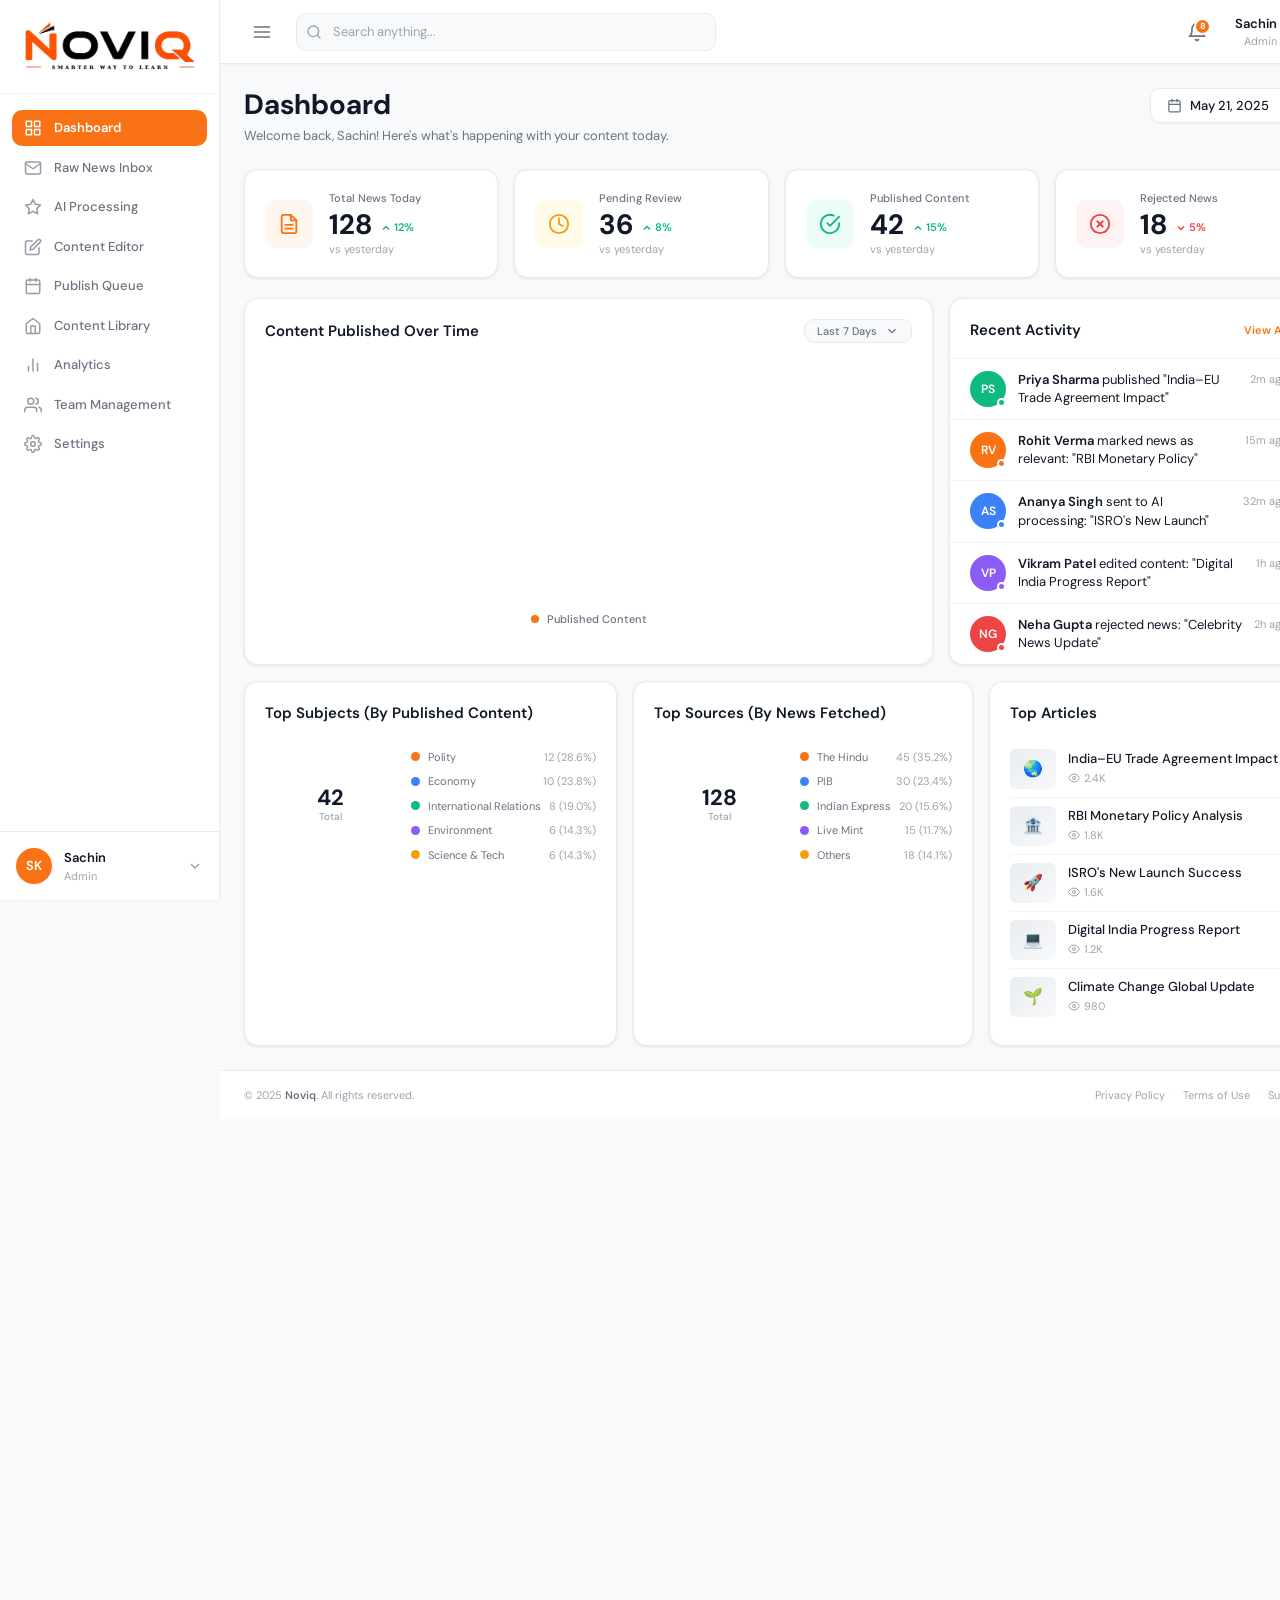
<file: index.html>
<!DOCTYPE html>
<html lang="en">
<head>
  <meta charset="UTF-8" />
  <meta http-equiv="refresh" content="0; url=pages/dashboard.html" />
  <title>Noviq</title>
</head>
<body>
  <div>
    <a href="./assets/images/preloader.gif"></a>
  </div>
</body>
</html>
</file>
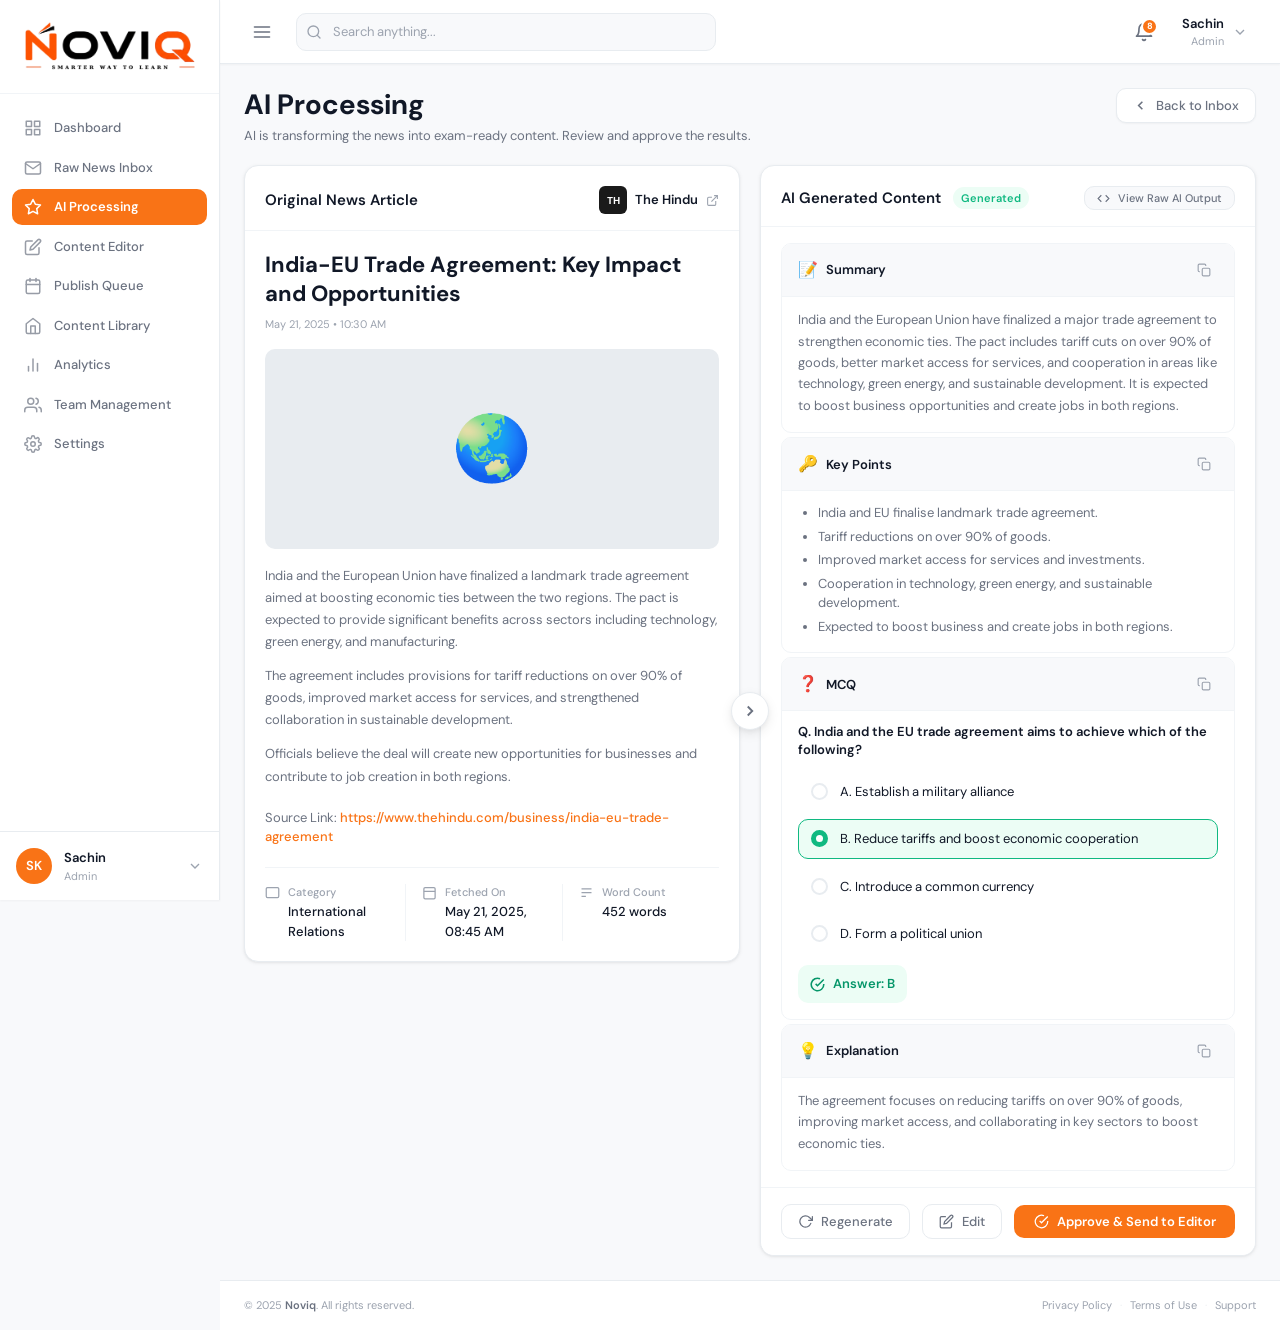
<file: pages/ai-processing.html>
<!DOCTYPE html>
<html lang="en">
<head>
  <meta charset="UTF-8" />
  <meta name="viewport" content="width=device-width, initial-scale=1.0" />
  <title>AI Processing — Noviq</title>
  <link rel="stylesheet" href="../assets/css/global.css" />
  <link rel="icon" href="../assets/images/favicon.png" type="image/png" />
  <link rel="stylesheet" href="../assets/css/components.css" />
  <link rel="stylesheet" href="../assets/css/ai-processing.css" />
</head>
<body>

<!-- Mobile sidebar overlay -->
<div class="sidebar-overlay" id="sidebarOverlay"></div>

<div class="app-shell">


    <!-- ═══ SIDEBAR ═══ -->
    <aside class="sidebar">

      <div class="sidebar-logo">
        <div class="logo">
          <a href="/"><img src="../assets/images/logo.png" alt=""></a>
        </div>
      </div>

      <nav class="sidebar-nav">
        <a class="nav-item" href="dashboard.html">
          <svg viewBox="0 0 24 24" fill="none" stroke="currentColor" stroke-width="2" stroke-linecap="round" stroke-linejoin="round"><rect x="3" y="3" width="7" height="7"/><rect x="14" y="3" width="7" height="7"/><rect x="3" y="14" width="7" height="7"/><rect x="14" y="14" width="7" height="7"/></svg>
          Dashboard
        </a>
        <a class="nav-item" href="raw-news-inbox.html">
          <svg viewBox="0 0 24 24" fill="none" stroke="currentColor" stroke-width="2" stroke-linecap="round" stroke-linejoin="round"><path d="M4 4h16c1.1 0 2 .9 2 2v12c0 1.1-.9 2-2 2H4c-1.1 0-2-.9-2-2V6c0-1.1.9-2 2-2z"/><polyline points="22,6 12,13 2,6"/></svg>
          Raw News Inbox
        </a>
        <a class="nav-item active" href="ai-processing.html">
          <svg viewBox="0 0 24 24" fill="none" stroke="currentColor" stroke-width="2" stroke-linecap="round" stroke-linejoin="round"><polygon points="12 2 15.09 8.26 22 9.27 17 14.14 18.18 21.02 12 17.77 5.82 21.02 7 14.14 2 9.27 8.91 8.26 12 2"/></svg>
          AI Processing
        </a>
        <a class="nav-item" href="content-editor.html">
          <svg viewBox="0 0 24 24" fill="none" stroke="currentColor" stroke-width="2" stroke-linecap="round" stroke-linejoin="round"><path d="M11 4H4a2 2 0 0 0-2 2v14a2 2 0 0 0 2 2h14a2 2 0 0 0 2-2v-7"/><path d="M18.5 2.5a2.121 2.121 0 0 1 3 3L12 15l-4 1 1-4 9.5-9.5z"/></svg>
          Content Editor
        </a>
        <a class="nav-item" href="publish-queue.html">
          <svg viewBox="0 0 24 24" fill="none" stroke="currentColor" stroke-width="2" stroke-linecap="round" stroke-linejoin="round"><rect x="3" y="4" width="18" height="18" rx="2" ry="2"/><line x1="16" y1="2" x2="16" y2="6"/><line x1="8" y1="2" x2="8" y2="6"/><line x1="3" y1="10" x2="21" y2="10"/></svg>
          Publish Queue
        </a>
        <a class="nav-item" href="content-library.html">
          <svg viewBox="0 0 24 24" fill="none" stroke="currentColor" stroke-width="2" stroke-linecap="round" stroke-linejoin="round"><path d="M3 9l9-7 9 7v11a2 2 0 0 1-2 2H5a2 2 0 0 1-2-2z"/><polyline points="9 22 9 12 15 12 15 22"/></svg>
          Content Library
        </a>
        <a class="nav-item" href="analytics.html">
          <svg viewBox="0 0 24 24" fill="none" stroke="currentColor" stroke-width="2" stroke-linecap="round" stroke-linejoin="round"><line x1="18" y1="20" x2="18" y2="10"/><line x1="12" y1="20" x2="12" y2="4"/><line x1="6" y1="20" x2="6" y2="14"/></svg>
          Analytics
        </a>
        <a class="nav-item" href="team-management.html">
          <svg viewBox="0 0 24 24" fill="none" stroke="currentColor" stroke-width="2" stroke-linecap="round" stroke-linejoin="round"><path d="M17 21v-2a4 4 0 0 0-4-4H5a4 4 0 0 0-4 4v2"/><circle cx="9" cy="7" r="4"/><path d="M23 21v-2a4 4 0 0 0-3-3.87"/><path d="M16 3.13a4 4 0 0 1 0 7.75"/></svg>
          Team Management
        </a>
        <a class="nav-item" href="settings.html">
          <svg viewBox="0 0 24 24" fill="none" stroke="currentColor" stroke-width="2" stroke-linecap="round" stroke-linejoin="round"><circle cx="12" cy="12" r="3"/><path d="M19.4 15a1.65 1.65 0 0 0 .33 1.82l.06.06a2 2 0 0 1-2.83 2.83l-.06-.06a1.65 1.65 0 0 0-1.82-.33 1.65 1.65 0 0 0-1 1.51V21a2 2 0 0 1-4 0v-.09A1.65 1.65 0 0 0 9 19.4a1.65 1.65 0 0 0-1.82.33l-.06.06a2 2 0 0 1-2.83-2.83l.06-.06A1.65 1.65 0 0 0 4.68 15a1.65 1.65 0 0 0-1.51-1H3a2 2 0 0 1 0-4h.09A1.65 1.65 0 0 0 4.6 9a1.65 1.65 0 0 0-.33-1.82l-.06-.06a2 2 0 0 1 2.83-2.83l.06.06A1.65 1.65 0 0 0 9 4.68a1.65 1.65 0 0 0 1-1.51V3a2 2 0 0 1 4 0v.09a1.65 1.65 0 0 0 1 1.51 1.65 1.65 0 0 0 1.82-.33l.06-.06a2 2 0 0 1 2.83 2.83l-.06.06A1.65 1.65 0 0 0 19.4 9a1.65 1.65 0 0 0 1.51 1H21a2 2 0 0 1 0 4h-.09a1.65 1.65 0 0 0-1.51 1z"/></svg>
          Settings
        </a>
      </nav>

      <!-- <div class="sidebar-premium">
        <div class="premium-icon">
          <svg viewBox="0 0 24 24" fill="currentColor"><path d="M12 2l2.4 7.4H22l-6.2 4.5 2.4 7.4L12 17l-6.2 4.3 2.4-7.4L2 9.4h7.6z"/></svg>
        </div>
        <div class="premium-title">You're on Premium Plan</div>
        <div class="premium-desc">Unlimited access to all features and AI models.</div>
        <button class="btn-upgrade">Upgrade Plan</button>
      </div> -->

      <div class="sidebar-user">
        <div class="avatar-placeholder avatar-md" style="background:#F97316;font-size:13px;">SK</div>
        <div class="user-info">
          <div class="user-name">Sachin</div>
          <div class="user-role">Admin</div>
        </div>
        <svg class="chevron-icon" viewBox="0 0 24 24" fill="none" stroke="currentColor" stroke-width="2">
          <polyline points="6 9 12 15 18 9"/>
        </svg>
      </div>

    </aside>

  <!-- ═══ MAIN AREA ═══ -->
  <div class="main-area">


    <!-- ═══ HEADER ═══ -->
    <header class="header">
      <button class="header-menu-btn" id="sidebarToggle">
        <svg viewBox="0 0 24 24" fill="none" stroke="currentColor" stroke-width="2" stroke-linecap="round" stroke-linejoin="round">
          <line x1="3" y1="12" x2="21" y2="12"/>
          <line x1="3" y1="6"  x2="21" y2="6"/>
          <line x1="3" y1="18" x2="21" y2="18"/>
        </svg>
      </button>

      <div class="header-search">
        <svg class="search-icon" viewBox="0 0 24 24" fill="none" stroke="currentColor" stroke-width="2" stroke-linecap="round" stroke-linejoin="round">
          <circle cx="11" cy="11" r="8"/><line x1="21" y1="21" x2="16.65" y2="16.65"/>
        </svg>
        <input type="text" class="search-input" placeholder="Search anything..." autocomplete="off" spellcheck="false" />
        <!-- <span class="search-kbd">⌘K</span> -->
      </div>

      <div class="header-right">
        <div class="header-notif">
          <svg viewBox="0 0 24 24" fill="none" stroke="currentColor" stroke-width="2" stroke-linecap="round" stroke-linejoin="round">
            <path d="M18 8A6 6 0 0 0 6 8c0 7-3 9-3 9h18s-3-2-3-9"/>
            <path d="M13.73 21a2 2 0 0 1-3.46 0"/>
          </svg>
          <span class="notif-badge">8</span>
        </div>
        <div class="header-user">
          <div class="user-info">
            <div class="user-name">Sachin</div>
            <div class="user-role">Admin</div>
          </div>
          <svg class="chevron-icon" viewBox="0 0 24 24" fill="none" stroke="currentColor" stroke-width="2">
            <polyline points="6 9 12 15 18 9"/>
          </svg>
        </div>
      </div>
    </header>

        <!-- ═══ PAGE CONTENT ═══ -->
    <main class="page-content">

      <!-- Page header -->
      <div class="aip-page-header">
        <div>
          <h1 class="aip-page-title">AI Processing</h1>
          <p class="aip-page-subtitle">AI is transforming the news into exam-ready content. Review and approve the results.</p>
        </div>
        <button class="aip-back-btn" id="aipBackBtn">
          <svg viewBox="0 0 24 24" fill="none" stroke="currentColor" stroke-width="2.5"><polyline points="15 18 9 12 15 6"/></svg>
          Back to Inbox
        </button>
      </div>

      <!-- Two-column layout -->
      <div class="aip-layout-wrapper">
        <div class="aip-layout">

          <!-- ── LEFT: Original Article ── -->
          <div class="aip-card">
            <div class="aip-orig-header">
              <span class="aip-orig-label">Original News Article</span>
              <div class="aip-source-badge">
                <span class="aip-source-logo" id="aipSourceLogo">
                  <span id="aipSourceAbbr">TH</span>
                </span>
                <span class="aip-source-name" id="aipSourceName">The Hindu</span>
                <a class="aip-source-ext" id="aipSourceUrl" href="#" target="_blank" title="Open source">
                  <svg viewBox="0 0 24 24" fill="none" stroke="currentColor" stroke-width="2"><path d="M18 13v6a2 2 0 0 1-2 2H5a2 2 0 0 1-2-2V8a2 2 0 0 1 2-2h6"/><polyline points="15 3 21 3 21 9"/><line x1="10" y1="14" x2="21" y2="3"/></svg>
                </a>
              </div>
            </div>

            <div class="aip-orig-body">
              <h2 class="aip-article-title" id="aipArticleTitle">India-EU Trade Agreement: Key Impact and Opportunities</h2>
              <div class="aip-article-meta" id="aipArticleMeta">May 21, 2025 &nbsp;•&nbsp; 10:30 AM</div>

              <div class="aip-article-image">
                <span id="aipArticleEmoji">🌏</span>
              </div>

              <div class="aip-article-body" id="aipArticleBody"></div>

              <div class="aip-source-link">
                Source Link: <a id="aipSourceLinkUrl" href="#" target="_blank"></a>
              </div>

              <hr class="aip-article-divider">

              <div class="aip-meta-row">
                <div class="aip-meta-cell">
                  <svg viewBox="0 0 24 24" fill="none" stroke="currentColor" stroke-width="2"><path d="M4 4h16a2 2 0 0 1 2 2v12a2 2 0 0 1-2 2H4a2 2 0 0 1-2-2V6a2 2 0 0 1 2-2z"/></svg>
                  <div>
                    <div class="aip-meta-label">Category</div>
                    <div class="aip-meta-val" id="aipMetaCategory">International Relations</div>
                  </div>
                </div>
                <div class="aip-meta-cell">
                  <svg viewBox="0 0 24 24" fill="none" stroke="currentColor" stroke-width="2"><rect x="3" y="4" width="18" height="18" rx="2"/><line x1="3" y1="10" x2="21" y2="10"/></svg>
                  <div>
                    <div class="aip-meta-label">Fetched On</div>
                    <div class="aip-meta-val" id="aipMetaFetched">May 21, 2025, 08:45 AM</div>
                  </div>
                </div>
                <div class="aip-meta-cell">
                  <svg viewBox="0 0 24 24" fill="none" stroke="currentColor" stroke-width="2"><path d="M4 6h16M4 12h16M4 18h7"/></svg>
                  <div>
                    <div class="aip-meta-label">Word Count</div>
                    <div class="aip-meta-val" id="aipMetaWords">452 words</div>
                  </div>
                </div>
              </div>
            </div>
          </div>

          <!-- ── RIGHT: AI Generated Content ── -->
          <div class="aip-card" style="display:flex;flex-direction:column;">
            <div class="aip-gen-header">
              <div class="aip-gen-header-left">
                <span class="aip-gen-label">AI Generated Content</span>
                <span class="aip-status-badge generated" id="aipStatusBadge">Generated</span>
              </div>
              <button class="aip-raw-btn" id="aipRawBtn">
                <svg viewBox="0 0 24 24" fill="none" stroke="currentColor" stroke-width="2"><polyline points="16 18 22 12 16 6"/><polyline points="8 6 2 12 8 18"/></svg>
                View Raw AI Output
              </button>
            </div>

            <div class="aip-gen-body">

              <!-- Summary -->
              <div class="aip-section">
                <div class="aip-section-header">
                  <div class="aip-section-title"><span class="aip-section-icon">📝</span> Summary</div>
                  <button class="aip-copy-btn" id="copySummary" title="Copy">
                    <svg viewBox="0 0 24 24" fill="none" stroke="currentColor" stroke-width="2"><rect x="9" y="9" width="13" height="13" rx="2"/><path d="M5 15H4a2 2 0 0 1-2-2V4a2 2 0 0 1 2-2h9a2 2 0 0 1 2 2v1"/></svg>
                  </button>
                </div>
                <div class="aip-section-body">
                  <p class="aip-summary-text" id="aipSummaryText"></p>
                </div>
              </div>

              <!-- Key Points -->
              <div class="aip-section">
                <div class="aip-section-header">
                  <div class="aip-section-title"><span class="aip-section-icon">🔑</span> Key Points</div>
                  <button class="aip-copy-btn" id="copyKeyPoints" title="Copy">
                    <svg viewBox="0 0 24 24" fill="none" stroke="currentColor" stroke-width="2"><rect x="9" y="9" width="13" height="13" rx="2"/><path d="M5 15H4a2 2 0 0 1-2-2V4a2 2 0 0 1 2-2h9a2 2 0 0 1 2 2v1"/></svg>
                  </button>
                </div>
                <div class="aip-section-body">
                  <ul class="aip-keypoints-list" id="aipKeyPointsList"></ul>
                </div>
              </div>

              <!-- MCQ -->
              <div class="aip-section">
                <div class="aip-section-header">
                  <div class="aip-section-title"><span class="aip-section-icon">❓</span> MCQ</div>
                  <button class="aip-copy-btn" id="copyMcq" title="Copy">
                    <svg viewBox="0 0 24 24" fill="none" stroke="currentColor" stroke-width="2"><rect x="9" y="9" width="13" height="13" rx="2"/><path d="M5 15H4a2 2 0 0 1-2-2V4a2 2 0 0 1 2-2h9a2 2 0 0 1 2 2v1"/></svg>
                  </button>
                </div>
                <div class="aip-section-body">
                  <div class="aip-mcq-question" id="aipMcqQuestion"></div>
                  <div class="aip-mcq-options" id="aipMcqOptions"></div>
                  <div class="aip-answer-badge" id="aipAnswerBadge" style="display:none;">
                    <svg viewBox="0 0 24 24" fill="none" stroke="currentColor" stroke-width="2.5"><path d="M22 11.08V12a10 10 0 1 1-5.93-9.14"/><polyline points="22 4 12 14.01 9 11.01"/></svg>
                    <span id="aipAnswerLabel">Answer: B</span>
                  </div>
                </div>
              </div>

              <!-- Explanation -->
              <div class="aip-section">
                <div class="aip-section-header">
                  <div class="aip-section-title"><span class="aip-section-icon">💡</span> Explanation</div>
                  <button class="aip-copy-btn" id="copyExplanation" title="Copy">
                    <svg viewBox="0 0 24 24" fill="none" stroke="currentColor" stroke-width="2"><rect x="9" y="9" width="13" height="13" rx="2"/><path d="M5 15H4a2 2 0 0 1-2-2V4a2 2 0 0 1 2-2h9a2 2 0 0 1 2 2v1"/></svg>
                  </button>
                </div>
                <div class="aip-section-body">
                  <p class="aip-explanation-text" id="aipExplanationText"></p>
                </div>
              </div>

            </div><!-- /aip-gen-body -->

            <!-- Footer actions -->
            <div class="aip-gen-footer">
              <button class="aip-btn-regenerate" id="aipRegenerateBtn">
                <svg viewBox="0 0 24 24" fill="none" stroke="currentColor" stroke-width="2" stroke-linecap="round" stroke-linejoin="round">
                  <polyline points="23 4 23 10 17 10"/>
                  <path d="M20.49 15a9 9 0 1 1-2.12-9.36L23 10"/>
                </svg>
                Regenerate
              </button>
              <button class="aip-btn-edit" id="aipEditBtn">
                <svg viewBox="0 0 24 24" fill="none" stroke="currentColor" stroke-width="2"><path d="M11 4H4a2 2 0 0 0-2 2v14a2 2 0 0 0 2 2h14a2 2 0 0 0 2-2v-7"/><path d="M18.5 2.5a2.121 2.121 0 0 1 3 3L12 15l-4 1 1-4 9.5-9.5z"/></svg>
                Edit
              </button>
              <button class="aip-btn-approve" id="aipApproveBtn">
                <svg viewBox="0 0 24 24" fill="none" stroke="currentColor" stroke-width="2"><path d="M22 11.08V12a10 10 0 1 1-5.93-9.14"/><polyline points="22 4 12 14.01 9 11.01"/></svg>
                Approve &amp; Send to Editor
              </button>
            </div>

          </div><!-- /right card -->

        </div><!-- /aip-layout -->

        <!-- Navigate arrow -->
        <button class="aip-nav-arrow" id="aipNavArrow" title="Next article">
          <svg viewBox="0 0 24 24" fill="none" stroke="currentColor" stroke-width="2.5"><polyline points="9 18 15 12 9 6"/></svg>
        </button>

      </div><!-- /aip-layout-wrapper -->

      <!-- Raw AI Output modal -->
      <div class="aip-raw-overlay" id="aipRawOverlay">
        <div class="aip-raw-modal">
          <div class="aip-raw-modal-header">
            <span class="aip-raw-modal-title">Raw AI Output</span>
            <button class="aip-raw-modal-close" id="aipRawClose">
              <svg viewBox="0 0 24 24" fill="none" stroke="currentColor" stroke-width="2.5">
                <line x1="18" y1="6" x2="6" y2="18"/><line x1="6" y1="6" x2="18" y2="18"/>
              </svg>
            </button>
          </div>
          <div class="aip-raw-modal-body">
            <pre class="aip-raw-pre" id="aipRawPre"></pre>
          </div>
        </div>
      </div>

    </main>


    <!-- ═══ FOOTER ═══ -->
    <footer class="site-footer">
      <div class="footer-left">
        &copy; 2025 <strong>Noviq</strong>. All rights reserved.
      </div>
      <div class="footer-right">
        <a href="#">Privacy Policy</a>
        <span class="footer-sep">·</span>
        <a href="#">Terms of Use</a>
        <span class="footer-sep">·</span>
        <a href="#">Support</a>
      </div>
    </footer>

  </div><!-- /main-area -->
</div><!-- /app-shell -->

  <script src="../assets/js/main.js"></script>
  <script src="../assets/js/ai-processing.js"></script>

</body>
</html>
</file>
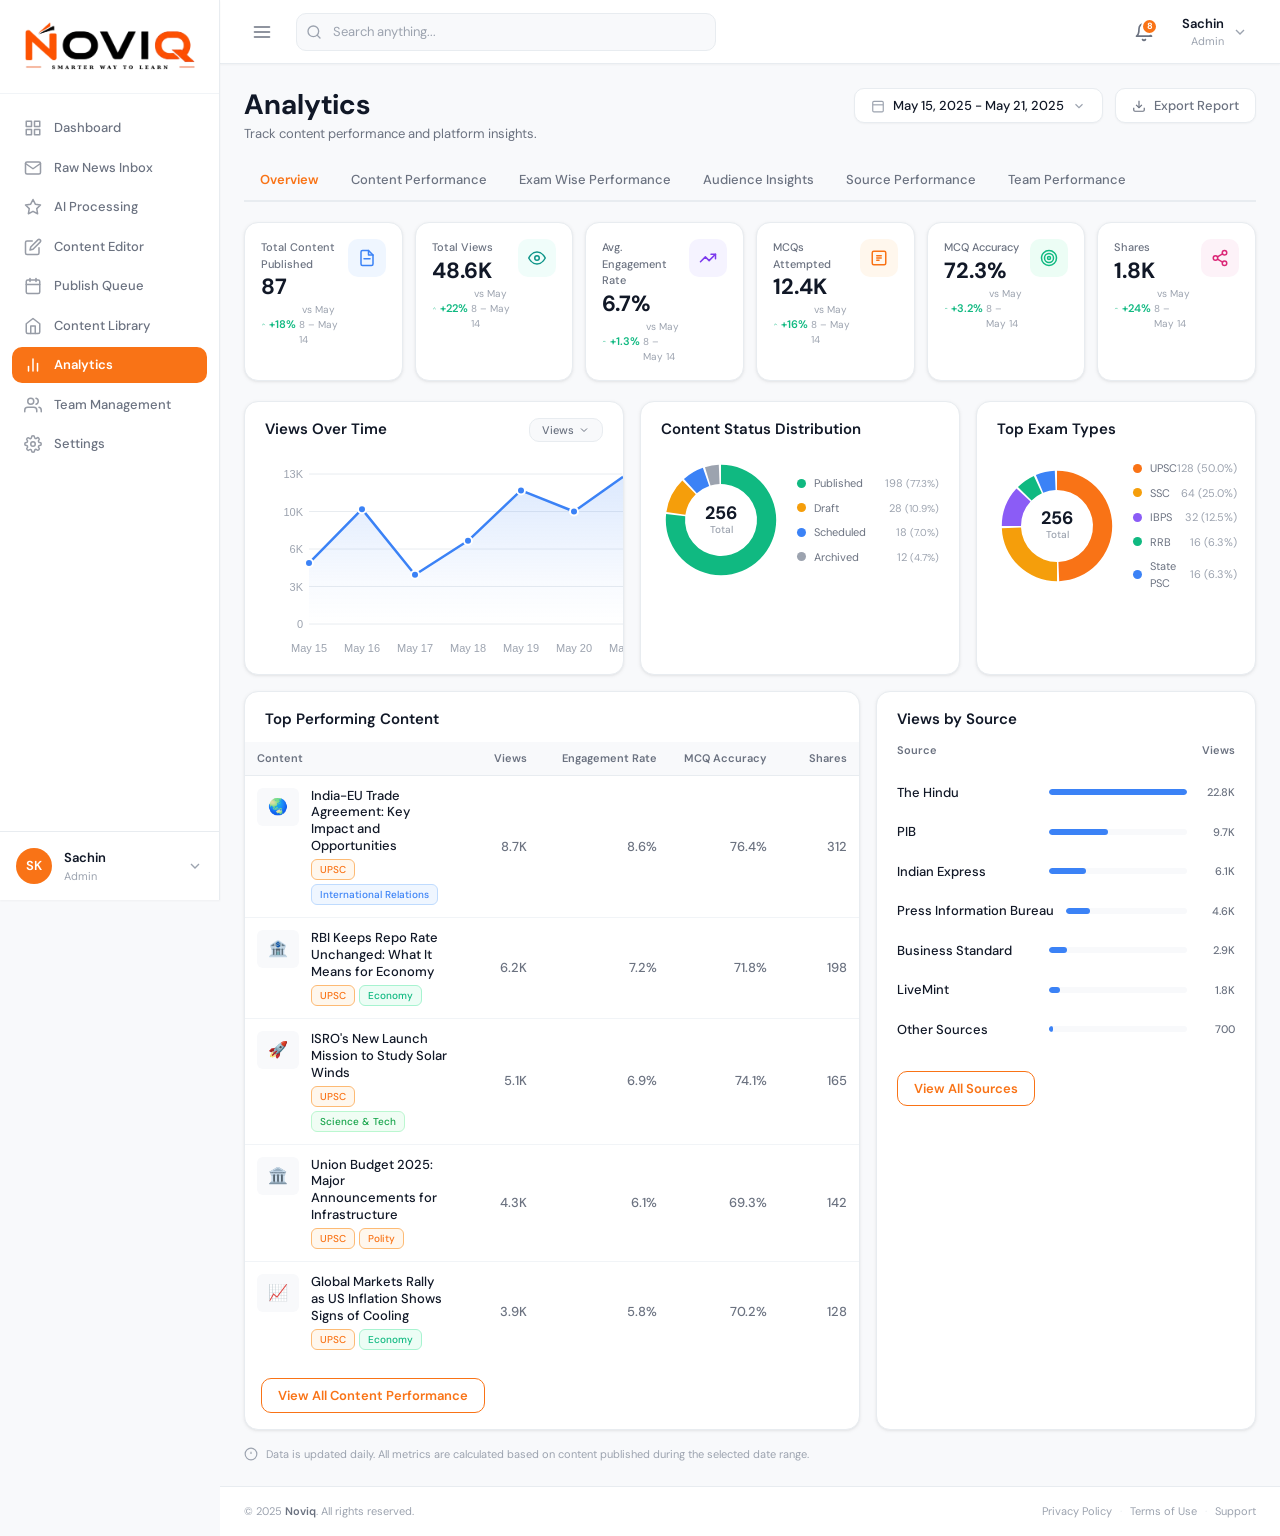
<file: pages/analytics.html>
<!DOCTYPE html>
<html lang="en">
<head>
  <meta charset="UTF-8" />
  <meta name="viewport" content="width=device-width, initial-scale=1.0" />
  <title>Analytics — Noviq</title>
  <link rel="stylesheet" href="../assets/css/global.css" />
  <link rel="icon" href="../assets/images/favicon.png" type="image/png" />
  <link rel="stylesheet" href="../assets/css/components.css" />
  <link rel="stylesheet" href="../assets/css/analytics.css" />
</head>
<body>

<!-- Mobile sidebar overlay -->
<div class="sidebar-overlay" id="sidebarOverlay"></div>

<div class="app-shell">


    <!-- ═══ SIDEBAR ═══ -->
    <aside class="sidebar">

      <div class="sidebar-logo">
        <div class="logo">
          <a href="/"><img src="../assets/images/logo.png" alt=""></a>
        </div>
      </div>

      <nav class="sidebar-nav">
        <a class="nav-item" href="dashboard.html">
          <svg viewBox="0 0 24 24" fill="none" stroke="currentColor" stroke-width="2" stroke-linecap="round" stroke-linejoin="round"><rect x="3" y="3" width="7" height="7"/><rect x="14" y="3" width="7" height="7"/><rect x="3" y="14" width="7" height="7"/><rect x="14" y="14" width="7" height="7"/></svg>
          Dashboard
        </a>
        <a class="nav-item" href="raw-news-inbox.html">
          <svg viewBox="0 0 24 24" fill="none" stroke="currentColor" stroke-width="2" stroke-linecap="round" stroke-linejoin="round"><path d="M4 4h16c1.1 0 2 .9 2 2v12c0 1.1-.9 2-2 2H4c-1.1 0-2-.9-2-2V6c0-1.1.9-2 2-2z"/><polyline points="22,6 12,13 2,6"/></svg>
          Raw News Inbox
        </a>
        <a class="nav-item" href="ai-processing.html">
          <svg viewBox="0 0 24 24" fill="none" stroke="currentColor" stroke-width="2" stroke-linecap="round" stroke-linejoin="round"><polygon points="12 2 15.09 8.26 22 9.27 17 14.14 18.18 21.02 12 17.77 5.82 21.02 7 14.14 2 9.27 8.91 8.26 12 2"/></svg>
          AI Processing
        </a>
        <a class="nav-item" href="content-editor.html">
          <svg viewBox="0 0 24 24" fill="none" stroke="currentColor" stroke-width="2" stroke-linecap="round" stroke-linejoin="round"><path d="M11 4H4a2 2 0 0 0-2 2v14a2 2 0 0 0 2 2h14a2 2 0 0 0 2-2v-7"/><path d="M18.5 2.5a2.121 2.121 0 0 1 3 3L12 15l-4 1 1-4 9.5-9.5z"/></svg>
          Content Editor
        </a>
        <a class="nav-item" href="publish-queue.html">
          <svg viewBox="0 0 24 24" fill="none" stroke="currentColor" stroke-width="2" stroke-linecap="round" stroke-linejoin="round"><rect x="3" y="4" width="18" height="18" rx="2" ry="2"/><line x1="16" y1="2" x2="16" y2="6"/><line x1="8" y1="2" x2="8" y2="6"/><line x1="3" y1="10" x2="21" y2="10"/></svg>
          Publish Queue
        </a>
        <a class="nav-item" href="content-library.html">
          <svg viewBox="0 0 24 24" fill="none" stroke="currentColor" stroke-width="2" stroke-linecap="round" stroke-linejoin="round"><path d="M3 9l9-7 9 7v11a2 2 0 0 1-2 2H5a2 2 0 0 1-2-2z"/><polyline points="9 22 9 12 15 12 15 22"/></svg>
          Content Library
        </a>
        <a class="nav-item active" href="analytics.html">
          <svg viewBox="0 0 24 24" fill="none" stroke="currentColor" stroke-width="2" stroke-linecap="round" stroke-linejoin="round"><line x1="18" y1="20" x2="18" y2="10"/><line x1="12" y1="20" x2="12" y2="4"/><line x1="6" y1="20" x2="6" y2="14"/></svg>
          Analytics
        </a>
        <a class="nav-item" href="team-management.html">
          <svg viewBox="0 0 24 24" fill="none" stroke="currentColor" stroke-width="2" stroke-linecap="round" stroke-linejoin="round"><path d="M17 21v-2a4 4 0 0 0-4-4H5a4 4 0 0 0-4 4v2"/><circle cx="9" cy="7" r="4"/><path d="M23 21v-2a4 4 0 0 0-3-3.87"/><path d="M16 3.13a4 4 0 0 1 0 7.75"/></svg>
          Team Management
        </a>
        <a class="nav-item" href="settings.html">
          <svg viewBox="0 0 24 24" fill="none" stroke="currentColor" stroke-width="2" stroke-linecap="round" stroke-linejoin="round"><circle cx="12" cy="12" r="3"/><path d="M19.4 15a1.65 1.65 0 0 0 .33 1.82l.06.06a2 2 0 0 1-2.83 2.83l-.06-.06a1.65 1.65 0 0 0-1.82-.33 1.65 1.65 0 0 0-1 1.51V21a2 2 0 0 1-4 0v-.09A1.65 1.65 0 0 0 9 19.4a1.65 1.65 0 0 0-1.82.33l-.06.06a2 2 0 0 1-2.83-2.83l.06-.06A1.65 1.65 0 0 0 4.68 15a1.65 1.65 0 0 0-1.51-1H3a2 2 0 0 1 0-4h.09A1.65 1.65 0 0 0 4.6 9a1.65 1.65 0 0 0-.33-1.82l-.06-.06a2 2 0 0 1 2.83-2.83l.06.06A1.65 1.65 0 0 0 9 4.68a1.65 1.65 0 0 0 1-1.51V3a2 2 0 0 1 4 0v.09a1.65 1.65 0 0 0 1 1.51 1.65 1.65 0 0 0 1.82-.33l.06-.06a2 2 0 0 1 2.83 2.83l-.06.06A1.65 1.65 0 0 0 19.4 9a1.65 1.65 0 0 0 1.51 1H21a2 2 0 0 1 0 4h-.09a1.65 1.65 0 0 0-1.51 1z"/></svg>
          Settings
        </a>
      </nav>

      <!-- <div class="sidebar-premium">
        <div class="premium-icon">
          <svg viewBox="0 0 24 24" fill="currentColor"><path d="M12 2l2.4 7.4H22l-6.2 4.5 2.4 7.4L12 17l-6.2 4.3 2.4-7.4L2 9.4h7.6z"/></svg>
        </div>
        <div class="premium-title">You're on Premium Plan</div>
        <div class="premium-desc">Unlimited access to all features and AI models.</div>
        <button class="btn-upgrade">Upgrade Plan</button>
      </div> -->

      <div class="sidebar-user">
        <div class="avatar-placeholder avatar-md" style="background:#F97316;font-size:13px;">SK</div>
        <div class="user-info">
          <div class="user-name">Sachin</div>
          <div class="user-role">Admin</div>
        </div>
        <svg class="chevron-icon" viewBox="0 0 24 24" fill="none" stroke="currentColor" stroke-width="2">
          <polyline points="6 9 12 15 18 9"/>
        </svg>
      </div>

    </aside>

  <!-- ═══ MAIN AREA ═══ -->
  <div class="main-area">


    <!-- ═══ HEADER ═══ -->
    <header class="header">
      <button class="header-menu-btn" id="sidebarToggle">
        <svg viewBox="0 0 24 24" fill="none" stroke="currentColor" stroke-width="2" stroke-linecap="round" stroke-linejoin="round">
          <line x1="3" y1="12" x2="21" y2="12"/>
          <line x1="3" y1="6"  x2="21" y2="6"/>
          <line x1="3" y1="18" x2="21" y2="18"/>
        </svg>
      </button>

      <div class="header-search">
        <svg class="search-icon" viewBox="0 0 24 24" fill="none" stroke="currentColor" stroke-width="2" stroke-linecap="round" stroke-linejoin="round">
          <circle cx="11" cy="11" r="8"/><line x1="21" y1="21" x2="16.65" y2="16.65"/>
        </svg>
        <input type="text" class="search-input" placeholder="Search anything..." autocomplete="off" spellcheck="false" />
        <!-- <span class="search-kbd">⌘K</span> -->
      </div>

      <div class="header-right">
        <div class="header-notif">
          <svg viewBox="0 0 24 24" fill="none" stroke="currentColor" stroke-width="2" stroke-linecap="round" stroke-linejoin="round">
            <path d="M18 8A6 6 0 0 0 6 8c0 7-3 9-3 9h18s-3-2-3-9"/>
            <path d="M13.73 21a2 2 0 0 1-3.46 0"/>
          </svg>
          <span class="notif-badge">8</span>
        </div>
        <div class="header-user">
          <div class="user-info">
            <div class="user-name">Sachin</div>
            <div class="user-role">Admin</div>
          </div>
          <svg class="chevron-icon" viewBox="0 0 24 24" fill="none" stroke="currentColor" stroke-width="2">
            <polyline points="6 9 12 15 18 9"/>
          </svg>
        </div>
      </div>
    </header>

        <!-- ═══ PAGE CONTENT ═══ -->
    <main class="page-content">

      <!-- Page header -->
      <div class="an-page-header">
        <div>
          <h1 class="an-page-title">Analytics</h1>
          <p class="an-page-subtitle">Track content performance and platform insights.</p>
        </div>
        <div class="an-header-actions">
          <button class="an-date-btn" id="anDateBtn">
            <svg viewBox="0 0 24 24" fill="none" stroke="currentColor" stroke-width="2"><rect x="3" y="4" width="18" height="18" rx="2"/><line x1="3" y1="10" x2="21" y2="10"/></svg>
            <span class="an-date-label">May 15, 2025 - May 21, 2025</span>
            <svg viewBox="0 0 24 24" fill="none" stroke="currentColor" stroke-width="2"><polyline points="6 9 12 15 18 9"/></svg>
          </button>
          <button class="an-export-btn" id="anExportBtn">
            <svg viewBox="0 0 24 24" fill="none" stroke="currentColor" stroke-width="2"><path d="M21 15v4a2 2 0 0 1-2 2H5a2 2 0 0 1-2-2v-4"/><polyline points="7 10 12 15 17 10"/><line x1="12" y1="15" x2="12" y2="3"/></svg>
            Export Report
          </button>
        </div>
      </div>

      <!-- Tabs -->
      <div class="an-tabs">
        <button class="an-tab active" data-tab="overview">Overview</button>
        <button class="an-tab" data-tab="content-performance">Content Performance</button>
        <button class="an-tab" data-tab="exam-wise">Exam Wise Performance</button>
        <button class="an-tab" data-tab="audience-insights">Audience Insights</button>
        <button class="an-tab" data-tab="source-performance">Source Performance</button>
        <button class="an-tab" data-tab="team-performance">Team Performance</button>
      </div>

      <!-- ══ OVERVIEW PANEL ══ -->
      <div class="an-tab-panel an-tab-panel--active" id="panel-overview">

        <div class="an-kpi-row" id="anKpiRow"></div>

        <div class="an-charts-row">
          <div class="an-card">
            <div class="an-card-header">
              <span class="an-card-title">Views Over Time</span>
              <button class="an-chart-metric-select" id="anMetricSelectBtn">
                <span id="anMetricLabel">Views</span>
                <svg viewBox="0 0 24 24" fill="none" stroke="currentColor" stroke-width="2"><polyline points="6 9 12 15 18 9"/></svg>
              </button>
            </div>
            <div class="an-line-chart-wrap"><canvas id="anViewsChart"></canvas></div>
          </div>
          <div class="an-card">
            <div class="an-card-header"><span class="an-card-title">Content Status Distribution</span></div>
            <div class="an-donut-body">
              <div class="an-donut-layout">
                <div class="an-donut-wrap">
                  <canvas id="anStatusDonut" style="width:120px;height:120px;"></canvas>
                  <div class="an-donut-center"><span class="val">256</span><span class="lbl">Total</span></div>
                </div>
                <div class="an-donut-legend" id="anStatusLegend"></div>
              </div>
            </div>
          </div>
          <div class="an-card">
            <div class="an-card-header"><span class="an-card-title">Top Exam Types</span></div>
            <div class="an-donut-body">
              <div class="an-donut-layout">
                <div class="an-donut-wrap">
                  <canvas id="anExamDonut" style="width:120px;height:120px;"></canvas>
                  <div class="an-donut-center"><span class="val">256</span><span class="lbl">Total</span></div>
                </div>
                <div class="an-exam-legend" id="anExamLegend"></div>
              </div>
            </div>
          </div>
        </div>

        <div class="an-bottom-row">
          <div class="an-card">
            <div class="an-card-header"><span class="an-card-title">Top Performing Content</span></div>
            <table class="an-top-content-table">
              <colgroup><col class="col-content"><col class="col-views"><col class="col-eng"><col class="col-acc"><col class="col-shares"></colgroup>
              <thead><tr>
                <th class="col-content">Content</th>
                <th class="col-views">Views</th>
                <th class="col-eng">Engagement Rate</th>
                <th class="col-acc">MCQ Accuracy</th>
                <th class="col-shares">Shares</th>
              </tr></thead>
              <tbody id="anTopContentTbody"></tbody>
            </table>
            <button class="an-view-all-btn" id="anViewAllContent">View All Content Performance</button>
          </div>
          <div class="an-card">
            <div class="an-card-header"><span class="an-card-title">Views by Source</span></div>
            <div class="an-source-header">
              <span class="an-source-header-label">Source</span>
              <span class="an-source-header-label">Views</span>
            </div>
            <div class="an-source-list" id="anSourceList"></div>
            <button class="an-source-view-all" id="anViewAllSources">View All Sources</button>
          </div>
        </div>

        <div class="an-footer-note">
          <svg viewBox="0 0 24 24" fill="none" stroke="currentColor" stroke-width="2"><circle cx="12" cy="12" r="10"/><line x1="12" y1="8" x2="12" y2="12"/><line x1="12" y1="16" x2="12.01" y2="16"/></svg>
          Data is updated daily. All metrics are calculated based on content published during the selected date range.
        </div>
      </div><!-- /panel-overview -->

      <!-- ══ CONTENT PERFORMANCE PANEL ══ -->
      <div class="an-tab-panel" id="panel-content-performance">
        <!-- Rendered by analytics.js on first tab click -->
      </div>

      <!-- ══ EXAM WISE PANEL ══ -->
      <div class="an-tab-panel" id="panel-exam-wise">
        <!-- Rendered by analytics.js on first tab click -->
      </div>

      <!-- ══ AUDIENCE INSIGHTS PANEL ══ -->
      <div class="an-tab-panel" id="panel-audience-insights">
        <!-- Rendered by analytics.js on first tab click -->
      </div>

      <!-- ══ SOURCE PERFORMANCE PANEL ══ -->
      <div class="an-tab-panel" id="panel-source-performance">
        <!-- Rendered by analytics.js on first tab click -->
      </div>

      <!-- ══ TEAM PERFORMANCE PANEL ══ -->
      <div class="an-tab-panel" id="panel-team-performance">
        <!-- Rendered by analytics.js on first tab click -->
      </div>

    </main>


    <!-- ═══ FOOTER ═══ -->
    <footer class="site-footer">
      <div class="footer-left">
        &copy; 2025 <strong>Noviq</strong>. All rights reserved.
      </div>
      <div class="footer-right">
        <a href="#">Privacy Policy</a>
        <span class="footer-sep">·</span>
        <a href="#">Terms of Use</a>
        <span class="footer-sep">·</span>
        <a href="#">Support</a>
      </div>
    </footer>

  </div><!-- /main-area -->
</div><!-- /app-shell -->

  <script src="../assets/js/main.js"></script>
  <script src="../assets/js/analytics.js"></script>

</body>
</html>
</file>
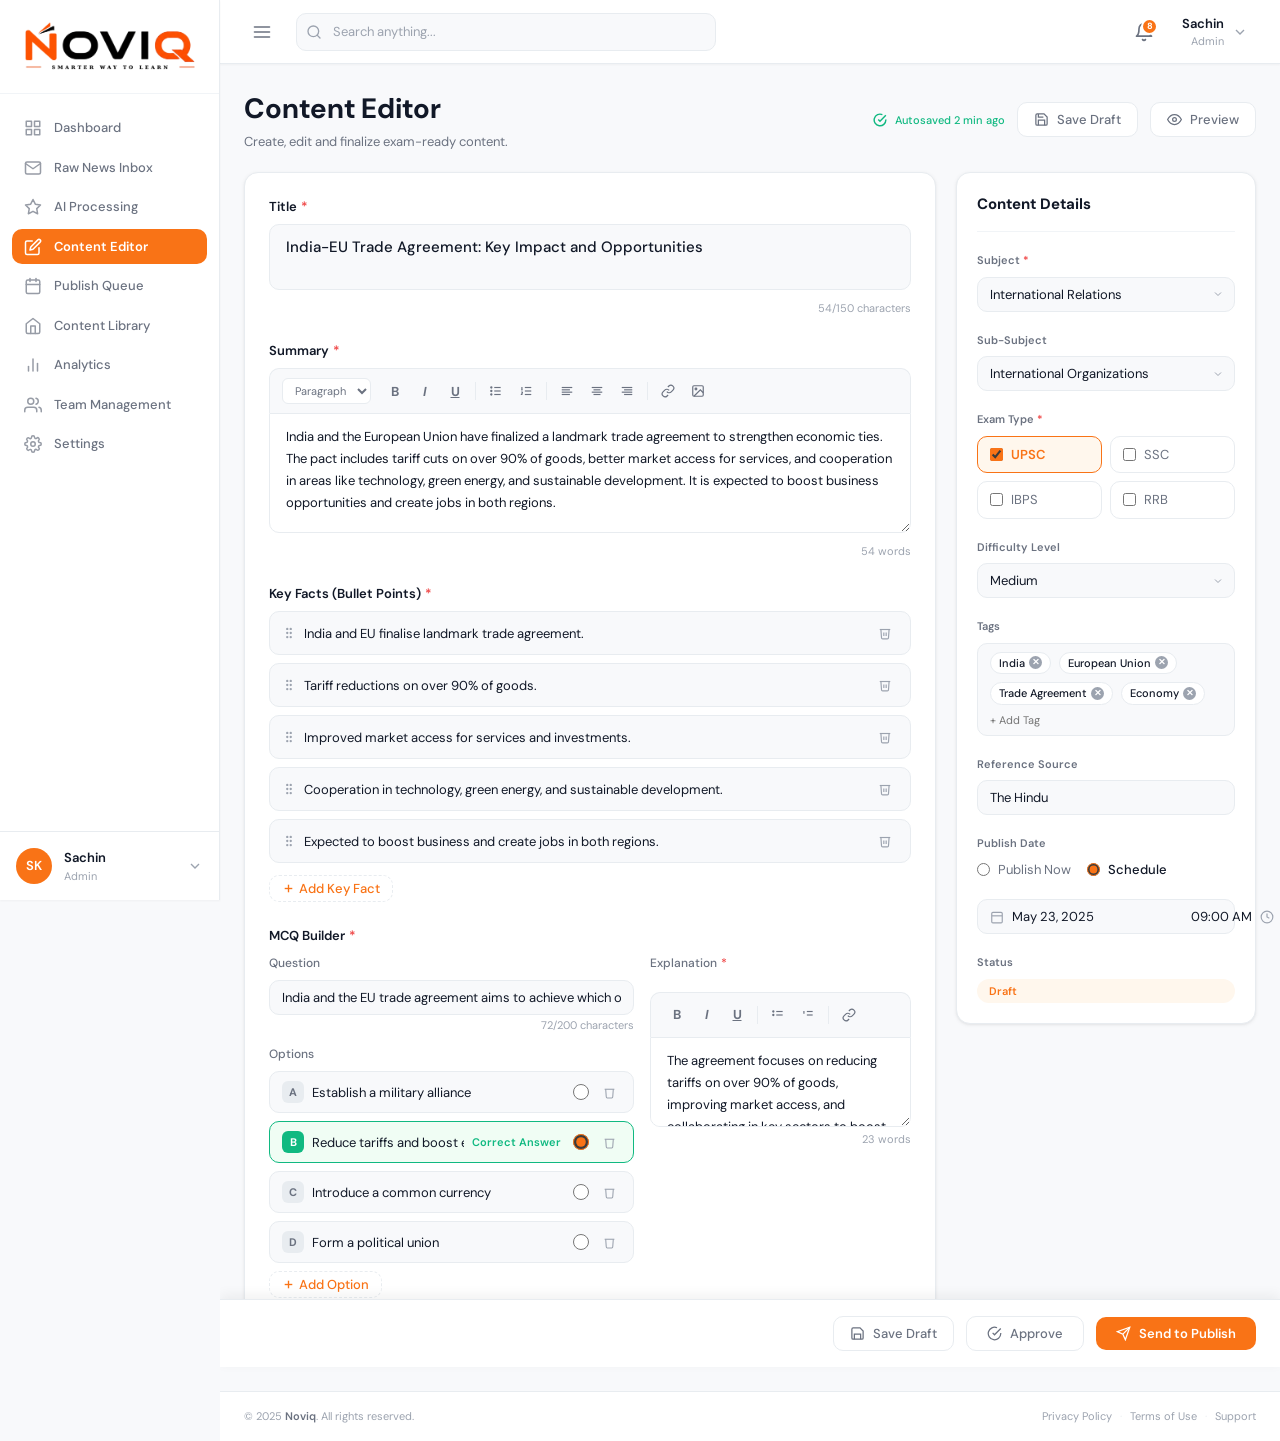
<file: pages/content-editor.html>
<!DOCTYPE html>
<html lang="en">
<head>
  <meta charset="UTF-8" />
  <meta name="viewport" content="width=device-width, initial-scale=1.0" />
  <title>Content Editor — Noviq</title>
  <link rel="stylesheet" href="../assets/css/global.css" />
  <link rel="icon" href="../assets/images/favicon.png" type="image/png" />
  <link rel="stylesheet" href="../assets/css/components.css" />
  <link rel="stylesheet" href="../assets/css/content-editor.css" />
</head>
<body>

<!-- Mobile sidebar overlay -->
<div class="sidebar-overlay" id="sidebarOverlay"></div>

<div class="app-shell">


    <!-- ═══ SIDEBAR ═══ -->
    <aside class="sidebar">

      <div class="sidebar-logo">
        <div class="logo">
          <a href="/"><img src="../assets/images/logo.png" alt=""></a>
        </div>
      </div>

      <nav class="sidebar-nav">
        <a class="nav-item" href="dashboard.html">
          <svg viewBox="0 0 24 24" fill="none" stroke="currentColor" stroke-width="2" stroke-linecap="round" stroke-linejoin="round"><rect x="3" y="3" width="7" height="7"/><rect x="14" y="3" width="7" height="7"/><rect x="3" y="14" width="7" height="7"/><rect x="14" y="14" width="7" height="7"/></svg>
          Dashboard
        </a>
        <a class="nav-item" href="raw-news-inbox.html">
          <svg viewBox="0 0 24 24" fill="none" stroke="currentColor" stroke-width="2" stroke-linecap="round" stroke-linejoin="round"><path d="M4 4h16c1.1 0 2 .9 2 2v12c0 1.1-.9 2-2 2H4c-1.1 0-2-.9-2-2V6c0-1.1.9-2 2-2z"/><polyline points="22,6 12,13 2,6"/></svg>
          Raw News Inbox
        </a>
        <a class="nav-item" href="ai-processing.html">
          <svg viewBox="0 0 24 24" fill="none" stroke="currentColor" stroke-width="2" stroke-linecap="round" stroke-linejoin="round"><polygon points="12 2 15.09 8.26 22 9.27 17 14.14 18.18 21.02 12 17.77 5.82 21.02 7 14.14 2 9.27 8.91 8.26 12 2"/></svg>
          AI Processing
        </a>
        <a class="nav-item active" href="content-editor.html">
          <svg viewBox="0 0 24 24" fill="none" stroke="currentColor" stroke-width="2" stroke-linecap="round" stroke-linejoin="round"><path d="M11 4H4a2 2 0 0 0-2 2v14a2 2 0 0 0 2 2h14a2 2 0 0 0 2-2v-7"/><path d="M18.5 2.5a2.121 2.121 0 0 1 3 3L12 15l-4 1 1-4 9.5-9.5z"/></svg>
          Content Editor
        </a>
        <a class="nav-item" href="publish-queue.html">
          <svg viewBox="0 0 24 24" fill="none" stroke="currentColor" stroke-width="2" stroke-linecap="round" stroke-linejoin="round"><rect x="3" y="4" width="18" height="18" rx="2" ry="2"/><line x1="16" y1="2" x2="16" y2="6"/><line x1="8" y1="2" x2="8" y2="6"/><line x1="3" y1="10" x2="21" y2="10"/></svg>
          Publish Queue
        </a>
        <a class="nav-item" href="content-library.html">
          <svg viewBox="0 0 24 24" fill="none" stroke="currentColor" stroke-width="2" stroke-linecap="round" stroke-linejoin="round"><path d="M3 9l9-7 9 7v11a2 2 0 0 1-2 2H5a2 2 0 0 1-2-2z"/><polyline points="9 22 9 12 15 12 15 22"/></svg>
          Content Library
        </a>
        <a class="nav-item" href="analytics.html">
          <svg viewBox="0 0 24 24" fill="none" stroke="currentColor" stroke-width="2" stroke-linecap="round" stroke-linejoin="round"><line x1="18" y1="20" x2="18" y2="10"/><line x1="12" y1="20" x2="12" y2="4"/><line x1="6" y1="20" x2="6" y2="14"/></svg>
          Analytics
        </a>
        <a class="nav-item" href="team-management.html">
          <svg viewBox="0 0 24 24" fill="none" stroke="currentColor" stroke-width="2" stroke-linecap="round" stroke-linejoin="round"><path d="M17 21v-2a4 4 0 0 0-4-4H5a4 4 0 0 0-4 4v2"/><circle cx="9" cy="7" r="4"/><path d="M23 21v-2a4 4 0 0 0-3-3.87"/><path d="M16 3.13a4 4 0 0 1 0 7.75"/></svg>
          Team Management
        </a>
        <a class="nav-item" href="settings.html">
          <svg viewBox="0 0 24 24" fill="none" stroke="currentColor" stroke-width="2" stroke-linecap="round" stroke-linejoin="round"><circle cx="12" cy="12" r="3"/><path d="M19.4 15a1.65 1.65 0 0 0 .33 1.82l.06.06a2 2 0 0 1-2.83 2.83l-.06-.06a1.65 1.65 0 0 0-1.82-.33 1.65 1.65 0 0 0-1 1.51V21a2 2 0 0 1-4 0v-.09A1.65 1.65 0 0 0 9 19.4a1.65 1.65 0 0 0-1.82.33l-.06.06a2 2 0 0 1-2.83-2.83l.06-.06A1.65 1.65 0 0 0 4.68 15a1.65 1.65 0 0 0-1.51-1H3a2 2 0 0 1 0-4h.09A1.65 1.65 0 0 0 4.6 9a1.65 1.65 0 0 0-.33-1.82l-.06-.06a2 2 0 0 1 2.83-2.83l.06.06A1.65 1.65 0 0 0 9 4.68a1.65 1.65 0 0 0 1-1.51V3a2 2 0 0 1 4 0v.09a1.65 1.65 0 0 0 1 1.51 1.65 1.65 0 0 0 1.82-.33l.06-.06a2 2 0 0 1 2.83 2.83l-.06.06A1.65 1.65 0 0 0 19.4 9a1.65 1.65 0 0 0 1.51 1H21a2 2 0 0 1 0 4h-.09a1.65 1.65 0 0 0-1.51 1z"/></svg>
          Settings
        </a>
      </nav>

      <!-- <div class="sidebar-premium">
        <div class="premium-icon">
          <svg viewBox="0 0 24 24" fill="currentColor"><path d="M12 2l2.4 7.4H22l-6.2 4.5 2.4 7.4L12 17l-6.2 4.3 2.4-7.4L2 9.4h7.6z"/></svg>
        </div>
        <div class="premium-title">You're on Premium Plan</div>
        <div class="premium-desc">Unlimited access to all features and AI models.</div>
        <button class="btn-upgrade">Upgrade Plan</button>
      </div> -->

      <div class="sidebar-user">
        <div class="avatar-placeholder avatar-md" style="background:#F97316;font-size:13px;">SK</div>
        <div class="user-info">
          <div class="user-name">Sachin</div>
          <div class="user-role">Admin</div>
        </div>
        <svg class="chevron-icon" viewBox="0 0 24 24" fill="none" stroke="currentColor" stroke-width="2">
          <polyline points="6 9 12 15 18 9"/>
        </svg>
      </div>

    </aside>

  <!-- ═══ MAIN AREA ═══ -->
  <div class="main-area">


    <!-- ═══ HEADER ═══ -->
    <header class="header">
      <button class="header-menu-btn" id="sidebarToggle">
        <svg viewBox="0 0 24 24" fill="none" stroke="currentColor" stroke-width="2" stroke-linecap="round" stroke-linejoin="round">
          <line x1="3" y1="12" x2="21" y2="12"/>
          <line x1="3" y1="6"  x2="21" y2="6"/>
          <line x1="3" y1="18" x2="21" y2="18"/>
        </svg>
      </button>

      <div class="header-search">
        <svg class="search-icon" viewBox="0 0 24 24" fill="none" stroke="currentColor" stroke-width="2" stroke-linecap="round" stroke-linejoin="round">
          <circle cx="11" cy="11" r="8"/><line x1="21" y1="21" x2="16.65" y2="16.65"/>
        </svg>
        <input type="text" class="search-input" placeholder="Search anything..." autocomplete="off" spellcheck="false" />
        <!-- <span class="search-kbd">⌘K</span> -->
      </div>

      <div class="header-right">
        <div class="header-notif">
          <svg viewBox="0 0 24 24" fill="none" stroke="currentColor" stroke-width="2" stroke-linecap="round" stroke-linejoin="round">
            <path d="M18 8A6 6 0 0 0 6 8c0 7-3 9-3 9h18s-3-2-3-9"/>
            <path d="M13.73 21a2 2 0 0 1-3.46 0"/>
          </svg>
          <span class="notif-badge">8</span>
        </div>
        <div class="header-user">
          <div class="user-info">
            <div class="user-name">Sachin</div>
            <div class="user-role">Admin</div>
          </div>
          <svg class="chevron-icon" viewBox="0 0 24 24" fill="none" stroke="currentColor" stroke-width="2">
            <polyline points="6 9 12 15 18 9"/>
          </svg>
        </div>
      </div>
    </header>

        <!-- ═══ PAGE CONTENT ═══ -->
    <main class="page-content">

      <!-- Page header -->
      <div class="ce-page-header">
        <div class="ce-page-header-left">
          <div class="ce-title">Content Editor</div>
          <div class="ce-subtitle">Create, edit and finalize exam-ready content.</div>
        </div>
        <div class="ce-header-actions">
          <span class="ce-autosave">
            <svg viewBox="0 0 24 24" fill="none" stroke="currentColor" stroke-width="2.5"><path d="M22 11.08V12a10 10 0 1 1-5.93-9.14"/><polyline points="22 4 12 14.01 9 11.01"/></svg>
            <span id="ceAutosaveLabel">Autosaved 2 min ago</span>
          </span>
          <button class="ce-btn-save-draft" id="ceSaveDraftBtn">
            <svg viewBox="0 0 24 24" fill="none" stroke="currentColor" stroke-width="2"><path d="M19 21H5a2 2 0 0 1-2-2V5a2 2 0 0 1 2-2h11l5 5v11a2 2 0 0 1-2 2z"/><polyline points="17 21 17 13 7 13 7 21"/><polyline points="7 3 7 8 15 8"/></svg>
            Save Draft
          </button>
          <button class="ce-btn-preview" id="cePreviewBtn">
            <svg viewBox="0 0 24 24" fill="none" stroke="currentColor" stroke-width="2"><path d="M1 12s4-8 11-8 11 8 11 8-4 8-11 8-11-8-11-8z"/><circle cx="12" cy="12" r="3"/></svg>
            Preview
          </button>
        </div>
      </div>

      <!-- Two-column layout -->
      <div class="ce-layout">

        <!-- ══ LEFT: Editor Card ══ -->
        <div class="ce-editor-card">

          <!-- Title -->
          <div>
            <div class="ce-field-label">Title <span class="required">*</span></div>
            <textarea class="ce-title-input" id="ceTitle" rows="2" maxlength="150" placeholder="Enter article title…"></textarea>
            <div class="ce-char-count" id="ceTitleCount">0/150 characters</div>
          </div>

          <!-- Summary -->
          <div>
            <div class="ce-field-label">Summary <span class="required">*</span></div>
            <div class="ce-toolbar">
              <select class="ce-toolbar-select">
                <option>Paragraph</option><option>Heading 1</option><option>Heading 2</option>
              </select>
              <button class="ce-tb-btn" data-fmt="bold"   title="Bold"><strong>B</strong></button>
              <button class="ce-tb-btn" data-fmt="italic" title="Italic"><em>I</em></button>
              <button class="ce-tb-btn" title="Underline"><u>U</u></button>
              <div class="ce-tb-sep"></div>
              <button class="ce-tb-btn" title="Bullet list">
                <svg viewBox="0 0 24 24" fill="none" stroke="currentColor" stroke-width="2"><line x1="9" y1="6" x2="20" y2="6"/><line x1="9" y1="12" x2="20" y2="12"/><line x1="9" y1="18" x2="20" y2="18"/><circle cx="4" cy="6" r="1" fill="currentColor"/><circle cx="4" cy="12" r="1" fill="currentColor"/><circle cx="4" cy="18" r="1" fill="currentColor"/></svg>
              </button>
              <button class="ce-tb-btn" title="Numbered list">
                <svg viewBox="0 0 24 24" fill="none" stroke="currentColor" stroke-width="2"><line x1="10" y1="6" x2="21" y2="6"/><line x1="10" y1="12" x2="21" y2="12"/><line x1="10" y1="18" x2="21" y2="18"/><path d="M4 6h1v4"/><path d="M4 10h2"/><path d="M6 18H4c0-1 2-2 2-3s-1-1.5-2-1"/></svg>
              </button>
              <div class="ce-tb-sep"></div>
              <button class="ce-tb-btn" title="Align left">
                <svg viewBox="0 0 24 24" fill="none" stroke="currentColor" stroke-width="2"><line x1="17" y1="10" x2="3" y2="10"/><line x1="21" y1="6" x2="3" y2="6"/><line x1="21" y1="14" x2="3" y2="14"/><line x1="17" y1="18" x2="3" y2="18"/></svg>
              </button>
              <button class="ce-tb-btn" title="Align center">
                <svg viewBox="0 0 24 24" fill="none" stroke="currentColor" stroke-width="2"><line x1="18" y1="10" x2="6" y2="10"/><line x1="21" y1="6" x2="3" y2="6"/><line x1="21" y1="14" x2="3" y2="14"/><line x1="18" y1="18" x2="6" y2="18"/></svg>
              </button>
              <button class="ce-tb-btn" title="Align right">
                <svg viewBox="0 0 24 24" fill="none" stroke="currentColor" stroke-width="2"><line x1="21" y1="10" x2="7" y2="10"/><line x1="21" y1="6" x2="3" y2="6"/><line x1="21" y1="14" x2="3" y2="14"/><line x1="21" y1="18" x2="7" y2="18"/></svg>
              </button>
              <div class="ce-tb-sep"></div>
              <button class="ce-tb-btn" title="Insert link">
                <svg viewBox="0 0 24 24" fill="none" stroke="currentColor" stroke-width="2"><path d="M10 13a5 5 0 0 0 7.54.54l3-3a5 5 0 0 0-7.07-7.07l-1.72 1.71"/><path d="M14 11a5 5 0 0 0-7.54-.54l-3 3a5 5 0 0 0 7.07 7.07l1.71-1.71"/></svg>
              </button>
              <button class="ce-tb-btn" title="Insert image">
                <svg viewBox="0 0 24 24" fill="none" stroke="currentColor" stroke-width="2"><rect x="3" y="3" width="18" height="18" rx="2"/><circle cx="8.5" cy="8.5" r="1.5"/><polyline points="21 15 16 10 5 21"/></svg>
              </button>
            </div>
            <textarea class="ce-editor-area" id="ceSummary" placeholder="Write the article summary…"></textarea>
            <div class="ce-word-count" id="ceSummaryWords">0 words</div>
          </div>

          <!-- Key Facts -->
          <div>
            <div class="ce-field-label">Key Facts (Bullet Points) <span class="required">*</span></div>
            <div class="ce-facts-list" id="ceFactsList"></div>
            <button class="ce-add-btn" id="ceAddFact">
              <svg viewBox="0 0 24 24" fill="none" stroke="currentColor" stroke-width="2.5"><line x1="12" y1="5" x2="12" y2="19"/><line x1="5" y1="12" x2="19" y2="12"/></svg>
              Add Key Fact
            </button>
          </div>

          <!-- MCQ Builder -->
          <div>
            <div class="ce-field-label">MCQ Builder <span class="required">*</span></div>
            <div class="ce-mcq-grid">
              <!-- Left: Question + Options -->
              <div class="ce-mcq-left">
                <div>
                  <div class="ce-field-label" style="font-weight:500;color:var(--text-secondary);font-size:12px;">Question</div>
                  <input class="ce-input" type="text" id="ceMcqQuestion" maxlength="200" placeholder="Enter the MCQ question…" />
                  <div class="ce-char-sub" id="ceMcqQCount">0/200</div>
                </div>
                <div>
                  <div class="ce-field-label" style="font-weight:500;color:var(--text-secondary);font-size:12px;margin-bottom:var(--space-2);">Options</div>
                  <div class="ce-options-list" id="ceOptionsList"></div>
                  <button class="ce-add-btn" id="ceAddOption" style="margin-top:var(--space-2);">
                    <svg viewBox="0 0 24 24" fill="none" stroke="currentColor" stroke-width="2.5"><line x1="12" y1="5" x2="12" y2="19"/><line x1="5" y1="12" x2="19" y2="12"/></svg>
                    Add Option
                  </button>
                </div>
              </div>
              <!-- Right: Explanation -->
              <div class="ce-mcq-right">
                <div class="ce-field-label" style="font-weight:500;color:var(--text-secondary);font-size:12px;">Explanation <span class="required">*</span></div>
                <div class="ce-explanation-editor">
                  <div class="ce-exp-toolbar">
                    <button class="ce-tb-btn" title="Bold"><strong>B</strong></button>
                    <button class="ce-tb-btn" title="Italic"><em>I</em></button>
                    <button class="ce-tb-btn" title="Underline"><u>U</u></button>
                    <div class="ce-tb-sep"></div>
                    <button class="ce-tb-btn" title="Bullet list">
                      <svg viewBox="0 0 24 24" fill="none" stroke="currentColor" stroke-width="2"><line x1="9" y1="6" x2="20" y2="6"/><line x1="9" y1="12" x2="20" y2="12"/><circle cx="4" cy="6" r="1" fill="currentColor"/><circle cx="4" cy="12" r="1" fill="currentColor"/></svg>
                    </button>
                    <button class="ce-tb-btn" title="Numbered list">
                      <svg viewBox="0 0 24 24" fill="none" stroke="currentColor" stroke-width="2"><line x1="10" y1="6" x2="20" y2="6"/><line x1="10" y1="12" x2="20" y2="12"/><path d="M4 6h1v4"/></svg>
                    </button>
                    <div class="ce-tb-sep"></div>
                    <button class="ce-tb-btn" title="Link">
                      <svg viewBox="0 0 24 24" fill="none" stroke="currentColor" stroke-width="2"><path d="M10 13a5 5 0 0 0 7.54.54l3-3a5 5 0 0 0-7.07-7.07l-1.72 1.71"/><path d="M14 11a5 5 0 0 0-7.54-.54l-3 3a5 5 0 0 0 7.07 7.07l1.71-1.71"/></svg>
                    </button>
                  </div>
                  <textarea class="ce-exp-area" id="ceExplanation" placeholder="Write explanation for the correct answer…"></textarea>
                  <div class="ce-word-count" id="ceExpWords">0 words</div>
                </div>
              </div>
            </div>
          </div>

        </div><!-- /ce-editor-card -->

        <!-- ══ RIGHT: Content Details Sidebar ══ -->
        <div class="ce-sidebar">
          <div class="ce-sidebar-title">Content Details</div>

          <div class="ce-sidebar-field">
            <label class="ce-sidebar-label">Subject <span class="required">*</span></label>
            <select class="ce-sidebar-select" id="ceSubject">
              <option>International Relations</option>
              <option>Economy</option>
              <option>Polity</option>
              <option>Environment</option>
              <option>Science &amp; Tech</option>
              <option>History</option>
              <option>Geography</option>
            </select>
          </div>

          <div class="ce-sidebar-field">
            <label class="ce-sidebar-label">Sub-Subject</label>
            <select class="ce-sidebar-select" id="ceSubSubject">
              <option>International Organizations</option>
              <option>Bilateral Relations</option>
              <option>Trade Agreements</option>
              <option>Foreign Policy</option>
            </select>
          </div>

          <div class="ce-sidebar-field">
            <label class="ce-sidebar-label">Exam Type <span class="required">*</span></label>
            <div class="ce-exam-grid">
              <label class="ce-exam-check" data-val="UPSC"><input type="checkbox" /> UPSC</label>
              <label class="ce-exam-check" data-val="SSC"><input type="checkbox" /> SSC</label>
              <label class="ce-exam-check" data-val="IBPS"><input type="checkbox" /> IBPS</label>
              <label class="ce-exam-check" data-val="RRB"><input type="checkbox" /> RRB</label>
            </div>
          </div>

          <div class="ce-sidebar-field">
            <label class="ce-sidebar-label">Difficulty Level</label>
            <select class="ce-sidebar-select" id="ceDifficulty">
              <option>Easy</option>
              <option>Medium</option>
              <option>Hard</option>
            </select>
          </div>

          <div class="ce-sidebar-field">
            <label class="ce-sidebar-label">Tags</label>
            <div class="ce-tags-wrap" id="ceTagsWrap">
              <!-- Rendered by JS -->
            </div>
          </div>

          <div class="ce-sidebar-field">
            <label class="ce-sidebar-label">Reference Source</label>
            <input type="text" class="ce-ref-input" id="ceRefSource" placeholder="e.g. The Hindu" />
          </div>

          <div class="ce-sidebar-field">
            <label class="ce-sidebar-label">Publish Date</label>
            <div class="ce-publish-opts">
              <label class="ce-publish-opt" data-mode="now">
                <input type="radio" name="cePublish" /> Publish Now
              </label>
              <label class="ce-publish-opt active" data-mode="schedule">
                <input type="radio" name="cePublish" checked /> Schedule
              </label>
            </div>
            <div class="ce-datetime-row" id="ceDateTimeRow">
              <svg viewBox="0 0 24 24" fill="none" stroke="currentColor" stroke-width="2"><rect x="3" y="4" width="18" height="18" rx="2"/><line x1="3" y1="10" x2="21" y2="10"/></svg>
              <input type="text" class="ce-datetime-input" value="May 23, 2025" />
              <input type="text" class="ce-time-input" value="09:00 AM" />
              <svg class="ce-time-icon" viewBox="0 0 24 24" fill="none" stroke="currentColor" stroke-width="2"><circle cx="12" cy="12" r="10"/><polyline points="12 6 12 12 16 14"/></svg>
            </div>
          </div>

          <div class="ce-sidebar-field">
            <label class="ce-sidebar-label">Status</label>
            <span class="ce-status-badge draft" id="ceStatusBadge">Draft</span>
          </div>

        </div><!-- /ce-sidebar -->

      </div><!-- /ce-layout -->

      <!-- Bottom action bar -->
      <div class="ce-bottom-bar">
        <button class="ce-btn-save-draft" id="ceSaveDraftBtn2" onclick="document.getElementById('ceSaveDraftBtn').click()">
          <svg viewBox="0 0 24 24" fill="none" stroke="currentColor" stroke-width="2"><path d="M19 21H5a2 2 0 0 1-2-2V5a2 2 0 0 1 2-2h11l5 5v11a2 2 0 0 1-2 2z"/><polyline points="17 21 17 13 7 13 7 21"/></svg>
          Save Draft
        </button>
        <button class="ce-btn-approve" id="ceApproveBtn">
          <svg viewBox="0 0 24 24" fill="none" stroke="currentColor" stroke-width="2"><path d="M22 11.08V12a10 10 0 1 1-5.93-9.14"/><polyline points="22 4 12 14.01 9 11.01"/></svg>
          Approve
        </button>
        <button class="ce-btn-publish" id="cePublishBtn">
          <svg viewBox="0 0 24 24" fill="none" stroke="currentColor" stroke-width="2"><line x1="22" y1="2" x2="11" y2="13"/><polygon points="22 2 15 22 11 13 2 9 22 2"/></svg>
          Send to Publish
        </button>
      </div>

    </main>

    <!-- ════ PREVIEW MODAL ════ -->
    <div class="ce-preview-overlay" id="cePreviewOverlay">
      <div class="ce-preview-modal">

        <div class="ce-preview-modal-header">
          <span class="ce-preview-modal-title">Preview Content</span>
          <button class="ce-preview-modal-close" id="cePreviewCloseBtn">
            <svg viewBox="0 0 24 24" fill="none" stroke="currentColor" stroke-width="2.5"><line x1="18" y1="6" x2="6" y2="18"/><line x1="6" y1="6" x2="18" y2="18"/></svg>
          </button>
        </div>

        <div class="ce-preview-modal-body">

          <!-- Left: article content -->
          <div class="ce-preview-content">
            <span class="ce-preview-article-badge">ARTICLE</span>
            <h2 class="ce-preview-art-title" id="pvTitle"></h2>
            <div class="ce-preview-tags" id="pvTags"></div>

            <!-- Summary section -->
            <div class="ce-preview-section">
              <div class="ce-preview-section-title">
                <span class="icon">📝</span> Summary <div class="line"></div>
              </div>
              <p class="ce-preview-summary-text" id="pvSummary"></p>
            </div>

            <!-- Key Facts section -->
            <div class="ce-preview-section">
              <div class="ce-preview-section-title">
                <span class="icon">🔑</span> Key Facts <div class="line"></div>
              </div>
              <ul class="ce-preview-facts-list" id="pvFacts"></ul>
            </div>

            <!-- MCQ section -->
            <div class="ce-preview-section">
              <div class="ce-preview-section-title">
                <span class="icon">🟠</span> MCQ <div class="line"></div>
              </div>
              <div class="ce-preview-mcq-q" id="pvMcqQuestion"></div>
              <div class="ce-preview-mcq-opts" id="pvMcqOptions"></div>
            </div>

            <!-- Explanation -->
            <div class="ce-preview-section">
              <div class="ce-preview-section-title">
                <span class="icon">💡</span> Explanation <div class="line"></div>
              </div>
              <p class="ce-preview-explanation" id="pvExplanation"></p>
            </div>
          </div>

          <!-- Right: content details -->
          <div class="ce-preview-details">
            <div class="ce-preview-details-title">Content Details</div>
            <div class="ce-detail-rows">

              <div class="ce-detail-row">
                <svg viewBox="0 0 24 24" fill="none" stroke="currentColor" stroke-width="2"><path d="M14 2H6a2 2 0 0 0-2 2v16a2 2 0 0 0 2 2h12a2 2 0 0 0 2-2V8z"/></svg>
                <div><div class="ce-detail-key">Content Type</div><div class="ce-detail-val">Article</div></div>
              </div>

              <div class="ce-detail-row">
                <svg viewBox="0 0 24 24" fill="none" stroke="currentColor" stroke-width="2"><path d="M4 6h16M4 12h16M4 18h7"/></svg>
                <div><div class="ce-detail-key">Subject</div><div class="ce-detail-val" id="pvDetailSubject"></div></div>
              </div>

              <div class="ce-detail-row">
                <svg viewBox="0 0 24 24" fill="none" stroke="currentColor" stroke-width="2"><circle cx="12" cy="12" r="10"/></svg>
                <div><div class="ce-detail-key">Sub-Subject</div><div class="ce-detail-val" id="pvDetailSubSub"></div></div>
              </div>

              <div class="ce-detail-row">
                <svg viewBox="0 0 24 24" fill="none" stroke="currentColor" stroke-width="2"><path d="M22 10v6M2 10l10-5 10 5-10 5z"/></svg>
                <div>
                  <div class="ce-detail-key">Exam Type</div>
                  <div class="ce-detail-exam-types" id="pvDetailExams"></div>
                </div>
              </div>

              <div class="ce-detail-row">
                <svg viewBox="0 0 24 24" fill="none" stroke="currentColor" stroke-width="2"><circle cx="12" cy="12" r="10"/><path d="M12 8v4"/><path d="M12 16h.01"/></svg>
                <div><div class="ce-detail-key">Difficulty Level</div><div class="ce-detail-val" id="pvDetailDifficulty"></div></div>
              </div>

              <div class="ce-detail-row">
                <svg viewBox="0 0 24 24" fill="none" stroke="currentColor" stroke-width="2"><path d="M20.59 13.41l-7.17 7.17a2 2 0 0 1-2.83 0L2 12V2h10l8.59 8.59a2 2 0 0 1 0 2.82z"/><line x1="7" y1="7" x2="7.01" y2="7"/></svg>
                <div><div class="ce-detail-key">Tags</div><div class="ce-detail-tags" id="pvDetailTags"></div></div>
              </div>

              <div class="ce-detail-row">
                <svg viewBox="0 0 24 24" fill="none" stroke="currentColor" stroke-width="2"><rect x="3" y="4" width="18" height="18" rx="2"/><line x1="3" y1="10" x2="21" y2="10"/></svg>
                <div><div class="ce-detail-key">Reference Source</div><div class="ce-detail-val" id="pvDetailSource"></div></div>
              </div>

              <div class="ce-detail-row">
                <svg viewBox="0 0 24 24" fill="none" stroke="currentColor" stroke-width="2"><rect x="3" y="4" width="18" height="18" rx="2"/><line x1="3" y1="10" x2="21" y2="10"/></svg>
                <div><div class="ce-detail-key">Publish Date</div><div class="ce-detail-val" id="pvDetailPublishDate"></div></div>
              </div>

              <div class="ce-detail-row">
                <svg viewBox="0 0 24 24" fill="none" stroke="currentColor" stroke-width="2"><path d="M22 11.08V12a10 10 0 1 1-5.93-9.14"/><polyline points="22 4 12 14.01 9 11.01"/></svg>
                <div><div class="ce-detail-key">Status</div><span class="ce-detail-status-badge draft" id="pvDetailStatus">Draft</span></div>
              </div>

              <div class="ce-detail-row">
                <svg viewBox="0 0 24 24" fill="none" stroke="currentColor" stroke-width="2"><path d="M4 6h16M4 12h16M4 18h7"/></svg>
                <div><div class="ce-detail-key">Word Count</div><div class="ce-detail-val" id="pvDetailWords">—</div></div>
              </div>

              <div class="ce-detail-row">
                <svg viewBox="0 0 24 24" fill="none" stroke="currentColor" stroke-width="2"><path d="M20 21v-2a4 4 0 0 0-4-4H8a4 4 0 0 0-4 4v2"/><circle cx="12" cy="7" r="4"/></svg>
                <div><div class="ce-detail-key">Created By</div><div class="ce-detail-val">Sachin</div></div>
              </div>

            </div>

            <div class="ce-preview-info-note">
              <svg viewBox="0 0 24 24" fill="none" stroke="currentColor" stroke-width="2"><circle cx="12" cy="12" r="10"/><line x1="12" y1="8" x2="12" y2="12"/><line x1="12" y1="16" x2="12.01" y2="16"/></svg>
              This is how the content will appear to learners once published.
            </div>
          </div>

        </div><!-- /ce-preview-modal-body -->

        <div class="ce-preview-modal-footer">
          <button class="ce-preview-close-btn" id="cePreviewClose2">Close</button>
          <button class="ce-preview-edit-btn" id="cePreviewEditBtn">
            <svg viewBox="0 0 24 24" fill="none" stroke="currentColor" stroke-width="2"><path d="M11 4H4a2 2 0 0 0-2 2v14a2 2 0 0 0 2 2h14a2 2 0 0 0 2-2v-7"/><path d="M18.5 2.5a2.121 2.121 0 0 1 3 3L12 15l-4 1 1-4 9.5-9.5z"/></svg>
            Edit Content
          </button>
        </div>

      </div>
    </div><!-- /ce-preview-overlay -->


    <!-- ═══ FOOTER ═══ -->
    <footer class="site-footer">
      <div class="footer-left">
        &copy; 2025 <strong>Noviq</strong>. All rights reserved.
      </div>
      <div class="footer-right">
        <a href="#">Privacy Policy</a>
        <span class="footer-sep">·</span>
        <a href="#">Terms of Use</a>
        <span class="footer-sep">·</span>
        <a href="#">Support</a>
      </div>
    </footer>

  </div><!-- /main-area -->
</div><!-- /app-shell -->

  <script src="../assets/js/main.js"></script>
  <script src="../assets/js/content-editor.js"></script>

</body>
</html>
</file>
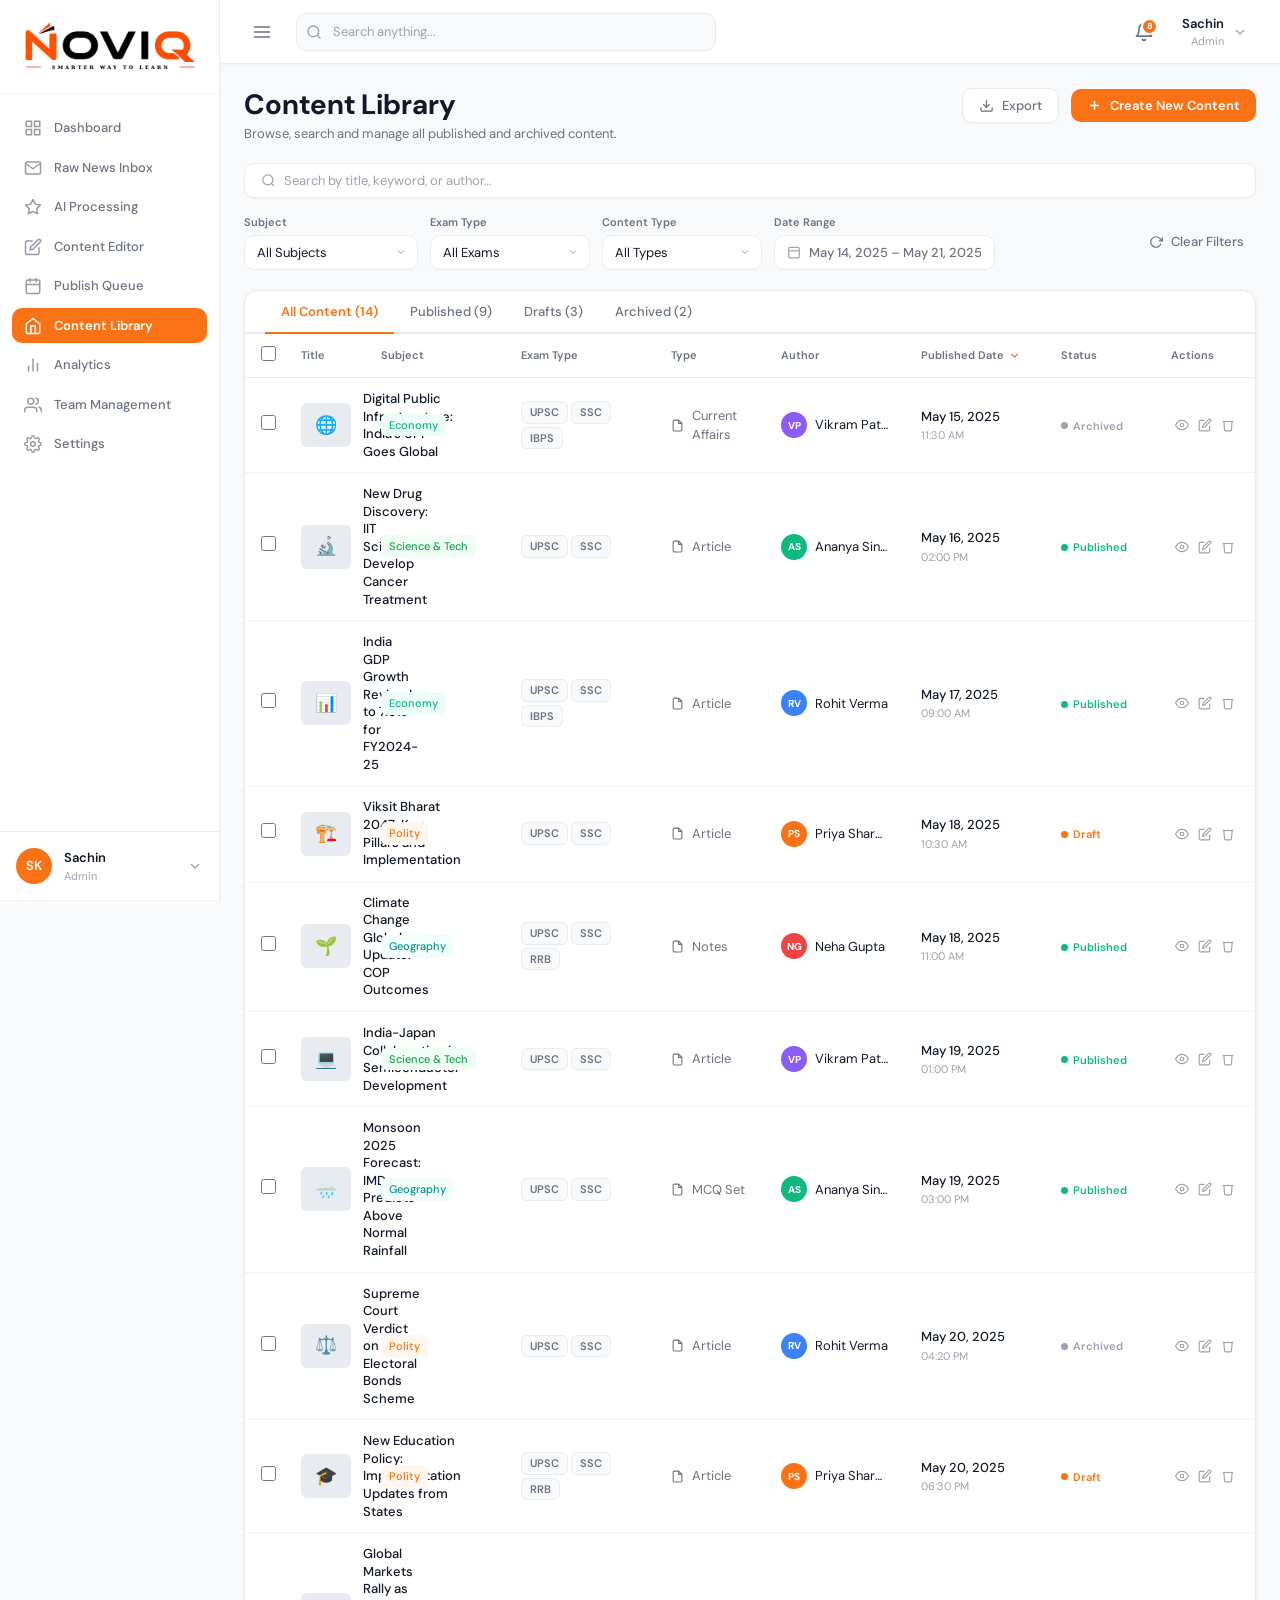
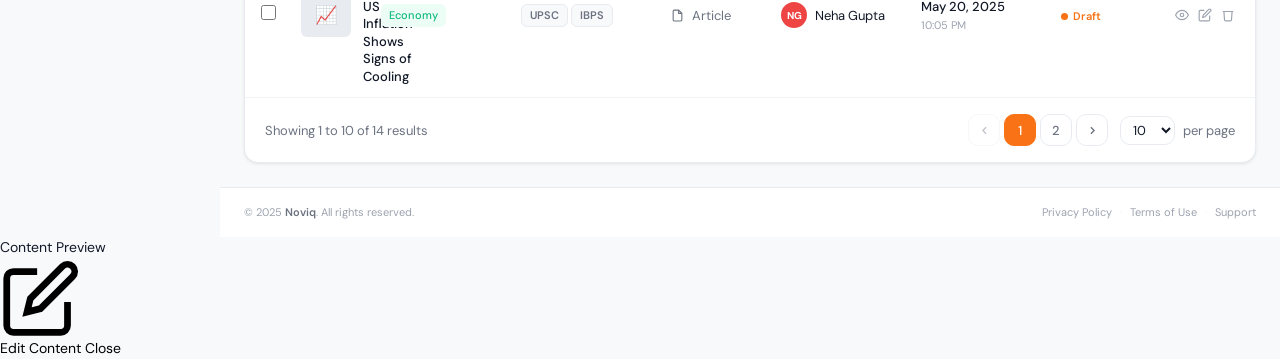
<file: pages/content-library.html>
<!DOCTYPE html>
<html lang="en">
<head>
  <meta charset="UTF-8" />
  <meta name="viewport" content="width=device-width, initial-scale=1.0, viewport-fit=cover" />
  <title>Content Library — Noviq</title>
  <link rel="stylesheet" href="../assets/css/global.css" />
  <link rel="icon" href="../assets/images/favicon.png" type="image/png" />
  <link rel="stylesheet" href="../assets/css/components.css" />
  <link rel="stylesheet" href="../assets/css/content-library.css" />
</head>
<body>

<!-- Mobile sidebar overlay -->
<div class="sidebar-overlay" id="sidebarOverlay"></div>

<div class="app-shell">


    <!-- ═══ SIDEBAR ═══ -->
    <aside class="sidebar">

      <div class="sidebar-logo">
        <div class="logo">
          <a href="/"><img src="../assets/images/logo.png" alt=""></a>
        </div>
      </div>

      <nav class="sidebar-nav">
        <a class="nav-item" href="dashboard.html">
          <svg viewBox="0 0 24 24" fill="none" stroke="currentColor" stroke-width="2" stroke-linecap="round" stroke-linejoin="round"><rect x="3" y="3" width="7" height="7"/><rect x="14" y="3" width="7" height="7"/><rect x="3" y="14" width="7" height="7"/><rect x="14" y="14" width="7" height="7"/></svg>
          Dashboard
        </a>
        <a class="nav-item" href="raw-news-inbox.html">
          <svg viewBox="0 0 24 24" fill="none" stroke="currentColor" stroke-width="2" stroke-linecap="round" stroke-linejoin="round"><path d="M4 4h16c1.1 0 2 .9 2 2v12c0 1.1-.9 2-2 2H4c-1.1 0-2-.9-2-2V6c0-1.1.9-2 2-2z"/><polyline points="22,6 12,13 2,6"/></svg>
          Raw News Inbox
        </a>
        <a class="nav-item" href="ai-processing.html">
          <svg viewBox="0 0 24 24" fill="none" stroke="currentColor" stroke-width="2" stroke-linecap="round" stroke-linejoin="round"><polygon points="12 2 15.09 8.26 22 9.27 17 14.14 18.18 21.02 12 17.77 5.82 21.02 7 14.14 2 9.27 8.91 8.26 12 2"/></svg>
          AI Processing
        </a>
        <a class="nav-item" href="content-editor.html">
          <svg viewBox="0 0 24 24" fill="none" stroke="currentColor" stroke-width="2" stroke-linecap="round" stroke-linejoin="round"><path d="M11 4H4a2 2 0 0 0-2 2v14a2 2 0 0 0 2 2h14a2 2 0 0 0 2-2v-7"/><path d="M18.5 2.5a2.121 2.121 0 0 1 3 3L12 15l-4 1 1-4 9.5-9.5z"/></svg>
          Content Editor
        </a>
        <a class="nav-item" href="publish-queue.html">
          <svg viewBox="0 0 24 24" fill="none" stroke="currentColor" stroke-width="2" stroke-linecap="round" stroke-linejoin="round"><rect x="3" y="4" width="18" height="18" rx="2" ry="2"/><line x1="16" y1="2" x2="16" y2="6"/><line x1="8" y1="2" x2="8" y2="6"/><line x1="3" y1="10" x2="21" y2="10"/></svg>
          Publish Queue
        </a>
        <a class="nav-item active" href="content-library.html">
          <svg viewBox="0 0 24 24" fill="none" stroke="currentColor" stroke-width="2" stroke-linecap="round" stroke-linejoin="round"><path d="M3 9l9-7 9 7v11a2 2 0 0 1-2 2H5a2 2 0 0 1-2-2z"/><polyline points="9 22 9 12 15 12 15 22"/></svg>
          Content Library
        </a>
        <a class="nav-item" href="analytics.html">
          <svg viewBox="0 0 24 24" fill="none" stroke="currentColor" stroke-width="2" stroke-linecap="round" stroke-linejoin="round"><line x1="18" y1="20" x2="18" y2="10"/><line x1="12" y1="20" x2="12" y2="4"/><line x1="6" y1="20" x2="6" y2="14"/></svg>
          Analytics
        </a>
        <a class="nav-item" href="team-management.html">
          <svg viewBox="0 0 24 24" fill="none" stroke="currentColor" stroke-width="2" stroke-linecap="round" stroke-linejoin="round"><path d="M17 21v-2a4 4 0 0 0-4-4H5a4 4 0 0 0-4 4v2"/><circle cx="9" cy="7" r="4"/><path d="M23 21v-2a4 4 0 0 0-3-3.87"/><path d="M16 3.13a4 4 0 0 1 0 7.75"/></svg>
          Team Management
        </a>
        <a class="nav-item" href="settings.html">
          <svg viewBox="0 0 24 24" fill="none" stroke="currentColor" stroke-width="2" stroke-linecap="round" stroke-linejoin="round"><circle cx="12" cy="12" r="3"/><path d="M19.4 15a1.65 1.65 0 0 0 .33 1.82l.06.06a2 2 0 0 1-2.83 2.83l-.06-.06a1.65 1.65 0 0 0-1.82-.33 1.65 1.65 0 0 0-1 1.51V21a2 2 0 0 1-4 0v-.09A1.65 1.65 0 0 0 9 19.4a1.65 1.65 0 0 0-1.82.33l-.06.06a2 2 0 0 1-2.83-2.83l.06-.06A1.65 1.65 0 0 0 4.68 15a1.65 1.65 0 0 0-1.51-1H3a2 2 0 0 1 0-4h.09A1.65 1.65 0 0 0 4.6 9a1.65 1.65 0 0 0-.33-1.82l-.06-.06a2 2 0 0 1 2.83-2.83l.06.06A1.65 1.65 0 0 0 9 4.68a1.65 1.65 0 0 0 1-1.51V3a2 2 0 0 1 4 0v.09a1.65 1.65 0 0 0 1 1.51 1.65 1.65 0 0 0 1.82-.33l.06-.06a2 2 0 0 1 2.83 2.83l-.06.06A1.65 1.65 0 0 0 19.4 9a1.65 1.65 0 0 0 1.51 1H21a2 2 0 0 1 0 4h-.09a1.65 1.65 0 0 0-1.51 1z"/></svg>
          Settings
        </a>
      </nav>

      <!-- <div class="sidebar-premium">
        <div class="premium-icon">
          <svg viewBox="0 0 24 24" fill="currentColor"><path d="M12 2l2.4 7.4H22l-6.2 4.5 2.4 7.4L12 17l-6.2 4.3 2.4-7.4L2 9.4h7.6z"/></svg>
        </div>
        <div class="premium-title">You're on Premium Plan</div>
        <div class="premium-desc">Unlimited access to all features and AI models.</div>
        <button class="btn-upgrade">Upgrade Plan</button>
      </div> -->

      <div class="sidebar-user">
        <div class="avatar-placeholder avatar-md" style="background:#F97316;font-size:13px;">SK</div>
        <div class="user-info">
          <div class="user-name">Sachin</div>
          <div class="user-role">Admin</div>
        </div>
        <svg class="chevron-icon" viewBox="0 0 24 24" fill="none" stroke="currentColor" stroke-width="2">
          <polyline points="6 9 12 15 18 9"/>
        </svg>
      </div>

    </aside>

  <!-- ═══ MAIN AREA ═══ -->
  <div class="main-area">


    <!-- ═══ HEADER ═══ -->
    <header class="header">
      <button class="header-menu-btn" id="sidebarToggle">
        <svg viewBox="0 0 24 24" fill="none" stroke="currentColor" stroke-width="2" stroke-linecap="round" stroke-linejoin="round">
          <line x1="3" y1="12" x2="21" y2="12"/>
          <line x1="3" y1="6"  x2="21" y2="6"/>
          <line x1="3" y1="18" x2="21" y2="18"/>
        </svg>
      </button>

      <div class="header-search">
        <svg class="search-icon" viewBox="0 0 24 24" fill="none" stroke="currentColor" stroke-width="2" stroke-linecap="round" stroke-linejoin="round">
          <circle cx="11" cy="11" r="8"/><line x1="21" y1="21" x2="16.65" y2="16.65"/>
        </svg>
        <input type="text" class="search-input" placeholder="Search anything..." autocomplete="off" spellcheck="false" />
        <!-- <span class="search-kbd">⌘K</span> -->
      </div>

      <div class="header-right">
        <div class="header-notif">
          <svg viewBox="0 0 24 24" fill="none" stroke="currentColor" stroke-width="2" stroke-linecap="round" stroke-linejoin="round">
            <path d="M18 8A6 6 0 0 0 6 8c0 7-3 9-3 9h18s-3-2-3-9"/>
            <path d="M13.73 21a2 2 0 0 1-3.46 0"/>
          </svg>
          <span class="notif-badge">8</span>
        </div>
        <div class="header-user">
          <div class="user-info">
            <div class="user-name">Sachin</div>
            <div class="user-role">Admin</div>
          </div>
          <svg class="chevron-icon" viewBox="0 0 24 24" fill="none" stroke="currentColor" stroke-width="2">
            <polyline points="6 9 12 15 18 9"/>
          </svg>
        </div>
      </div>
    </header>

        <!-- ═══ PAGE CONTENT ═══ -->
    <main class="page-content">

      <!-- Page header -->
      <div class="cl-page-header">
        <div>
          <h1 class="cl-page-title">Content Library</h1>
          <p class="cl-page-subtitle">Browse, search and manage all published and archived content.</p>
        </div>
        <div class="cl-header-actions">
          <button class="cl-export-btn" id="clExportBtn">
            <svg viewBox="0 0 24 24" fill="none" stroke="currentColor" stroke-width="2"><path d="M21 15v4a2 2 0 0 1-2 2H5a2 2 0 0 1-2-2v-4"/><polyline points="7 10 12 15 17 10"/><line x1="12" y1="15" x2="12" y2="3"/></svg>
            Export
          </button>
          <button class="cl-create-btn" id="clCreateBtn">
            <svg viewBox="0 0 24 24" fill="none" stroke="currentColor" stroke-width="2.5"><line x1="12" y1="5" x2="12" y2="19"/><line x1="5" y1="12" x2="19" y2="12"/></svg>
            Create New Content
          </button>
        </div>
      </div>

      <!-- Search bar -->
      <div class="cl-search-bar">
        <svg viewBox="0 0 24 24" fill="none" stroke="currentColor" stroke-width="2"><circle cx="11" cy="11" r="8"/><line x1="21" y1="21" x2="16.65" y2="16.65"/></svg>
        <input type="text" class="cl-search-input" id="clSearchInput" placeholder="Search by title, keyword, or author…" />
      </div>

      <!-- Filter row -->
      <div class="cl-filter-row">
        <div class="cl-filter-select">
          <span class="cl-filter-label">Subject</span>
          <select class="cl-select" id="clSubjectFilter">
            <option value="">All Subjects</option>
            <option value="int-rel">International Relations</option>
            <option value="economy">Economy</option>
            <option value="science">Science &amp; Tech</option>
            <option value="polity">Polity</option>
            <option value="geo">Geography</option>
            <option value="history">History</option>
          </select>
        </div>
        <div class="cl-filter-select">
          <span class="cl-filter-label">Exam Type</span>
          <select class="cl-select" id="clExamFilter">
            <option value="">All Exams</option>
            <option value="UPSC">UPSC</option>
            <option value="SSC">SSC</option>
            <option value="IBPS">IBPS</option>
            <option value="RRB">RRB</option>
          </select>
        </div>
        <div class="cl-filter-select">
          <span class="cl-filter-label">Content Type</span>
          <select class="cl-select" id="clTypeFilter">
            <option value="">All Types</option>
            <option value="Article">Article</option>
            <option value="MCQ Set">MCQ Set</option>
            <option value="Notes">Notes</option>
            <option value="Current Affairs">Current Affairs</option>
          </select>
        </div>
        <div class="cl-filter-select">
          <span class="cl-filter-label">Date Range</span>
          <button class="cl-date-range-btn" id="clDateRangeBtn">
            <svg viewBox="0 0 24 24" fill="none" stroke="currentColor" stroke-width="2"><rect x="3" y="4" width="18" height="18" rx="2"/><line x1="3" y1="10" x2="21" y2="10"/></svg>
            May 14, 2025 – May 21, 2025
          </button>
        </div>
        <button class="cl-clear-btn" id="clClearFilters">
          <svg viewBox="0 0 24 24" fill="none" stroke="currentColor" stroke-width="2"><polyline points="23 4 23 10 17 10"/><path d="M20.49 15a9 9 0 1 1-2.12-9.36L23 10"/></svg>
          Clear Filters
        </button>
      </div>

      <!-- Table card -->
      <div class="cl-table-card">

        <!-- Tabs -->
        <div class="cl-tabs" style="padding:0 var(--space-5);">
          <button class="cl-tab active" data-tab="all"       id="tabAll">All Content (256)</button>
          <button class="cl-tab"        data-tab="published" id="tabPublished">Published (198)</button>
          <button class="cl-tab"        data-tab="draft"     id="tabDraft">Drafts (28)</button>
          <button class="cl-tab"        data-tab="archived"  id="tabArchived">Archived (30)</button>
        </div>

        <!-- Table -->
        <table class="cl-table">
          <colgroup>
            <col class="col-check"><col class="col-title"><col class="col-subject">
            <col class="col-exam"><col class="col-type"><col class="col-author">
            <col class="col-date"><col class="col-status"><col class="col-actions">
          </colgroup>
          <thead>
            <tr>
              <th class="col-check"><input type="checkbox" class="cl-checkbox" id="clCheckAll"></th>
              <th class="col-title">Title</th>
              <th class="col-subject">Subject</th>
              <th class="col-exam">Exam Type</th>
              <th class="col-type">Type</th>
              <th class="col-author">Author</th>
              <th class="col-date" id="clDateSort" style="cursor:pointer;">
                <span class="cl-th-sort">
                  Published Date
                  <svg id="clDateSortIcon" viewBox="0 0 24 24" fill="none" stroke="currentColor" stroke-width="2.5"><polyline points="6 9 12 15 18 9"/></svg>
                </span>
              </th>
              <th class="col-status">Status</th>
              <th class="col-actions">Actions</th>
            </tr>
          </thead>
          <tbody id="clTbody">
            <!-- Rendered by content-library.js -->
          </tbody>
        </table>

        <!-- Pagination -->
        <div class="cl-pagination">
          <span class="cl-pagination-info" id="clPaginationInfo">Showing 1 to 10 of 256 results</span>
          <div class="cl-pagination-right">
            <div class="cl-pg-pages" id="clPages"></div>
            <div class="cl-per-page">
              <select class="cl-per-page-select" id="clPerPageSelect">
                <option value="10" selected>10</option>
                <option value="25">25</option>
                <option value="50">50</option>
              </select>
              per page
            </div>
          </div>
        </div>

      </div><!-- /cl-table-card -->

    </main>

    <!-- ════ CREATE NEW CONTENT MODAL ════ -->
    <!-- ════ CREATE NEW CONTENT MODAL ════ -->
    <div class="cl-modal-overlay" id="clCreateOverlay">
      <div class="cl-modal" style="max-width:640px;">

        <div class="cl-modal-header">
          <div>
            <span class="cl-modal-title">Create New Content</span>
            <span class="cl-type-badge" id="clTypeBadge" style="display:none;margin-left:8px;"></span>
          </div>
          <button class="cl-modal-close" id="clCreateClose">
            <svg viewBox="0 0 24 24" fill="none" stroke="currentColor" stroke-width="2.5"><line x1="18" y1="6" x2="6" y2="18"/><line x1="6" y1="6" x2="18" y2="18"/></svg>
          </button>
        </div>

        <form class="cl-modal-body" id="clCreateForm" onsubmit="return false;">

          <!-- ── ALWAYS SHOWN: Basic Info ── -->
          <div class="cl-modal-section-title">Basic Information</div>

          <div class="cl-form-field">
            <label class="cl-form-label">Title <span class="req">*</span></label>
            <input type="text" class="cl-form-input" id="clTitleInput" maxlength="150" placeholder="Enter content title" />
            <div class="cl-char-count" id="clTitleCount">0/150</div>
          </div>

          <div class="cl-form-row">
            <div class="cl-form-field">
              <label class="cl-form-label">Subject <span class="req">*</span></label>
              <select class="cl-form-select" id="clSubjectSelect">
                <option value="">Select subject</option>
                <option value="int-rel">International Relations</option>
                <option value="economy">Economy</option>
                <option value="science">Science &amp; Tech</option>
                <option value="polity">Polity</option>
                <option value="geo">Geography</option>
                <option value="history">History</option>
              </select>
            </div>
            <div class="cl-form-field">
              <label class="cl-form-label">Sub-Subject</label>
              <select class="cl-form-select" id="clSubSubjectSelect">
                <option value="">Select sub-subject</option>
                <option>Bilateral Relations</option>
                <option>Trade Agreements</option>
                <option>Monetary Policy</option>
                <option>Space Technology</option>
                <option>Constitutional Law</option>
              </select>
            </div>
          </div>

          <div class="cl-form-field">
            <label class="cl-form-label">Exam Type <span class="req">*</span></label>
            <div class="cl-exam-checks">
              <label class="cl-exam-check"><input type="checkbox" class="cl-exam-check-input" value="UPSC" /> UPSC</label>
              <label class="cl-exam-check"><input type="checkbox" class="cl-exam-check-input" value="SSC"  /> SSC</label>
              <label class="cl-exam-check"><input type="checkbox" class="cl-exam-check-input" value="IBPS" /> IBPS</label>
              <label class="cl-exam-check"><input type="checkbox" class="cl-exam-check-input" value="RRB"  /> RRB</label>
              <label class="cl-exam-check"><input type="checkbox" class="cl-exam-check-input" value="State PSC" /> State PSC</label>
              <label class="cl-exam-check"><input type="checkbox" class="cl-exam-check-input" value="Others" /> Others</label>
            </div>
          </div>

          <!-- Content Type radios -->
          <div class="cl-form-field">
            <label class="cl-form-label">Content Type <span class="req">*</span></label>
            <div class="cl-type-radios" id="clTypeRadioGroup">
              <label class="cl-type-radio"><input type="radio" class="cl-type-radio-input" name="clContentType" value="Article" checked /> Article</label>
              <label class="cl-type-radio"><input type="radio" class="cl-type-radio-input" name="clContentType" value="MCQ Set" /> MCQ Set</label>
              <label class="cl-type-radio"><input type="radio" class="cl-type-radio-input" name="clContentType" value="Notes" /> Notes</label>
              <label class="cl-type-radio"><input type="radio" class="cl-type-radio-input" name="clContentType" value="Current Affairs" /> Current Affairs</label>
            </div>
          </div>

          <!-- ── DYNAMIC: changes based on content type ── -->
          <div id="clDynamicFields"></div>

          <!-- ── ALWAYS SHOWN: Additional Details ── -->
          <div class="cl-modal-section-title" style="margin-top:4px;">Additional Details</div>

          <div class="cl-form-row">
            <div class="cl-form-field">
              <label class="cl-form-label">Tags</label>
              <input type="text" class="cl-form-input" id="clTagsInput" placeholder="Add tags and press enter" />
            </div>
            <div class="cl-form-field">
              <label class="cl-form-label">Difficulty Level</label>
              <select class="cl-form-select" id="clDifficultySelect">
                <option value="">Select difficulty level</option>
                <option>Easy</option><option>Medium</option><option>Hard</option>
              </select>
            </div>
          </div>

          <div class="cl-form-row">
            <div class="cl-form-field">
              <label class="cl-form-label">Reference Source</label>
              <input type="text" class="cl-form-input" id="clRefSource" placeholder="Enter source or reference" />
            </div>
            <div class="cl-form-field">
              <label class="cl-form-label">Publish Date</label>
              <div class="cl-datetime-row">
                <svg viewBox="0 0 24 24" fill="none" stroke="currentColor" stroke-width="2"><rect x="3" y="4" width="18" height="18" rx="2"/><line x1="3" y1="10" x2="21" y2="10"/></svg>
                <input type="text" class="cl-date-input" id="clPublishDateInput" value="May 22, 2025" readonly />
                <input type="text" class="cl-time-input" id="clPublishTimeInput" value="09:00 AM" readonly />
                <svg viewBox="0 0 24 24" fill="none" stroke="currentColor" stroke-width="2" style="width:14px;height:14px;color:var(--text-muted)"><circle cx="12" cy="12" r="10"/><polyline points="12 6 12 12 16 14"/></svg>
              </div>
            </div>
          </div>

        </form>

        <div class="cl-modal-footer">
          <button class="cl-modal-cancel" id="clCreateCancel">Cancel</button>
          <button class="cl-modal-submit" id="clCreateSubmitBtn">Create Content</button>
        </div>
      </div>
    </div>


    <!-- ════ EXPORT MODAL ════ -->
    <div class="cl-modal-overlay" id="clExportOverlay">
      <div class="cl-modal cl-export-modal">
        <div class="cl-modal-header">
          <span class="cl-modal-title">Export Content</span>
          <button class="cl-modal-close" id="clExportClose">
            <svg viewBox="0 0 24 24" fill="none" stroke="currentColor" stroke-width="2.5"><line x1="18" y1="6" x2="6" y2="18"/><line x1="6" y1="6" x2="18" y2="18"/></svg>
          </button>
        </div>
        <div class="cl-modal-body">

          <!-- Choose Content -->
          <div class="cl-export-section">
            <div class="cl-export-section-title">Choose Content</div>
            <label class="cl-export-choice">
              <input type="radio" name="clExportChoice" value="all" />
              <div class="cl-export-choice-body">
                <div class="choice-label">All Content <span style="color:var(--text-muted);font-weight:400;">(256 items)</span></div>
                <div class="choice-desc">Export all content from the library</div>
              </div>
            </label>
            <label class="cl-export-choice selected">
              <input type="radio" name="clExportChoice" value="filtered" checked />
              <div class="cl-export-choice-body">
                <div class="choice-label">Filtered Content <span style="color:var(--text-muted);font-weight:400;">(12 items)</span></div>
                <div class="choice-desc">Export only the content matching current filters</div>
              </div>
            </label>
            <label class="cl-export-choice">
              <input type="radio" name="clExportChoice" value="selected" />
              <div class="cl-export-choice-body">
                <div class="choice-label">Selected Content <span style="color:var(--text-muted);font-weight:400;">(3 items)</span></div>
                <div class="choice-desc">Export only selected content</div>
              </div>
            </label>
          </div>

          <!-- Select Format -->
          <div class="cl-export-section">
            <div class="cl-export-section-title">Select Format</div>
            <div class="cl-format-grid">
              <div class="cl-format-card selected" data-fmt="excel">
                <div class="cl-format-icon excel">📊</div>
                <div>
                  <div class="cl-format-label">Excel (.xlsx)</div>
                  <div class="cl-format-desc">Best for data analysis</div>
                </div>
              </div>
              <div class="cl-format-card" data-fmt="csv">
                <div class="cl-format-icon csv">📄</div>
                <div>
                  <div class="cl-format-label">CSV (.csv)</div>
                  <div class="cl-format-desc">Plain text format</div>
                </div>
              </div>
              <div class="cl-format-card" data-fmt="pdf">
                <div class="cl-format-icon pdf">📕</div>
                <div>
                  <div class="cl-format-label">PDF (.pdf)</div>
                  <div class="cl-format-desc">Best for sharing</div>
                </div>
              </div>
              <div class="cl-format-card" data-fmt="json">
                <div class="cl-format-icon json">🔧</div>
                <div>
                  <div class="cl-format-label">JSON (.json)</div>
                  <div class="cl-format-desc">Developer friendly</div>
                </div>
              </div>
            </div>
          </div>

          <!-- Export Options -->
          <div class="cl-export-section">
            <div class="cl-export-section-title">Export Options</div>
            <div class="cl-export-options">
              <label class="cl-export-option">
                <input type="checkbox" checked style="accent-color:var(--brand-primary);" />
                <div class="cl-export-option-body">
                  <div class="opt-label">Include Content Body</div>
                  <div class="opt-desc">Export full content including summary, key points, explanations</div>
                </div>
              </label>
              <label class="cl-export-option">
                <input type="checkbox" checked style="accent-color:var(--brand-primary);" />
                <div class="cl-export-option-body">
                  <div class="opt-label">Include MCQs</div>
                  <div class="opt-desc">Export all MCQs with options and answers</div>
                </div>
              </label>
              <label class="cl-export-option">
                <input type="checkbox" checked style="accent-color:var(--brand-primary);" />
                <div class="cl-export-option-body">
                  <div class="opt-label">Include Metadata</div>
                  <div class="opt-desc">Export tags, author, dates, status and other details</div>
                </div>
              </label>
              <label class="cl-export-option">
                <input type="checkbox" style="accent-color:var(--brand-primary);" />
                <div class="cl-export-option-body">
                  <div class="opt-label">Include Images</div>
                  <div class="opt-desc">Export images and attachments</div>
                </div>
              </label>
            </div>
          </div>

        </div>
        <div class="cl-modal-footer">
          <button class="cl-modal-cancel" id="clExportCancel">Cancel</button>
          <button class="cl-export-submit" id="clExportSubmit">
            <svg viewBox="0 0 24 24" fill="none" stroke="currentColor" stroke-width="2"><path d="M21 15v4a2 2 0 0 1-2 2H5a2 2 0 0 1-2-2v-4"/><polyline points="7 10 12 15 17 10"/><line x1="12" y1="15" x2="12" y2="3"/></svg>
            Export Content
          </button>
        </div>
      </div>
    </div>


    <!-- ═══ FOOTER ═══ -->
    <footer class="site-footer">
      <div class="footer-left">
        &copy; 2025 <strong>Noviq</strong>. All rights reserved.
      </div>
      <div class="footer-right">
        <a href="#">Privacy Policy</a>
        <span class="footer-sep">·</span>
        <a href="#">Terms of Use</a>
        <span class="footer-sep">·</span>
        <a href="#">Support</a>
      </div>
    </footer>

  </div><!-- /main-area -->
</div><!-- /app-shell -->

  <script src="../assets/js/main.js"></script>
  <script src="../assets/js/content-library.js"></script>


    <!-- ════ PREVIEW DRAWER ════ -->
    <div class="cl-preview-overlay" id="clPreviewOverlay">
      <div class="cl-preview-drawer" id="clPreviewDrawer">
        <div class="cl-preview-drawer-header">
          <span class="cl-preview-drawer-title">Content Preview</span>
          <button class="cl-preview-drawer-close" id="clPreviewDrawerClose">
            <svg viewBox="0 0 24 24" fill="none" stroke="currentColor" stroke-width="2.5"><line x1="18" y1="6" x2="6" y2="18"/><line x1="6" y1="6" x2="18" y2="18"/></svg>
          </button>
        </div>
        <div class="cl-preview-drawer-body" id="clPreviewDrawerBody">
          <!-- Populated by JS -->
        </div>
        <div class="cl-preview-drawer-footer">
          <button class="cl-preview-edit-btn" id="clPreviewEditBtn">
            <svg viewBox="0 0 24 24" fill="none" stroke="currentColor" stroke-width="2"><path d="M11 4H4a2 2 0 0 0-2 2v14a2 2 0 0 0 2 2h14a2 2 0 0 0 2-2v-7"/><path d="M18.5 2.5a2.121 2.121 0 0 1 3 3L12 15l-4 1 1-4 9.5-9.5z"/></svg>
            Edit Content
          </button>
          <button class="cl-preview-close-btn" id="clPreviewDrawerCloseBtn">Close</button>
        </div>
      </div>
    </div>
</body>
</html>
</file>
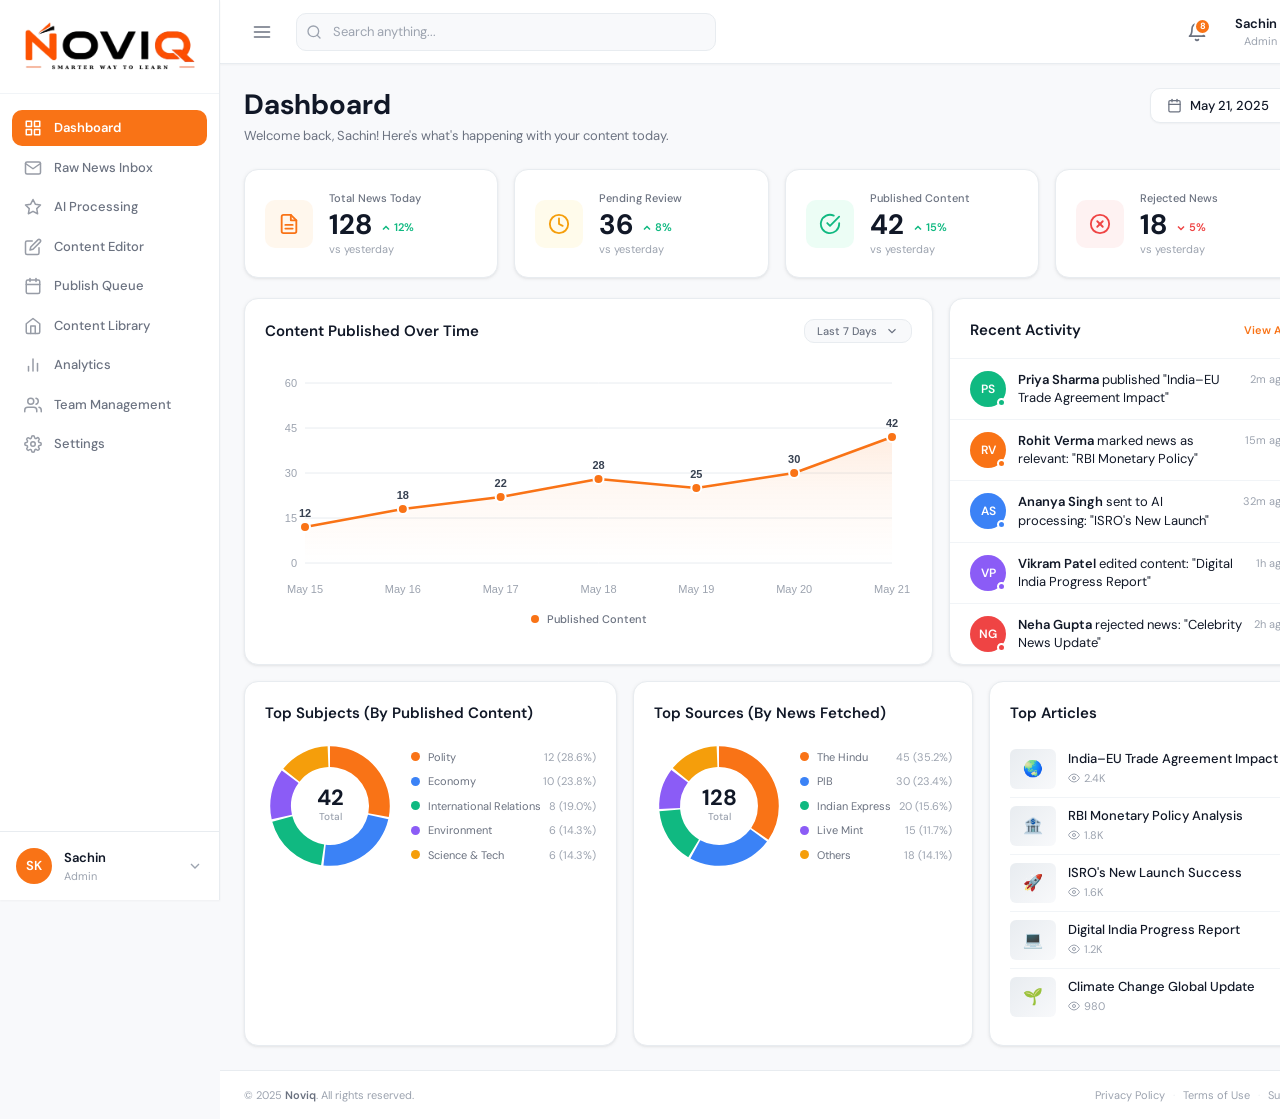
<file: pages/dashboard.html>
<!DOCTYPE html>
<html lang="en">
<head>
  <meta charset="UTF-8" />
  <meta name="viewport" content="width=device-width, initial-scale=1.0" />
  <title>Dashboard — Noviq</title>
  <link rel="stylesheet" href="../assets/css/global.css" />
  <link rel="icon" href="../assets/images/favicon.png" type="image/png" />
  <link rel="stylesheet" href="../assets/css/components.css" />
  <link rel="stylesheet" href="../assets/css/dashboard.css" />
</head>
<body>

<!-- Mobile sidebar overlay -->
<div class="sidebar-overlay" id="sidebarOverlay"></div>

<div class="app-shell">


    <!-- ═══ SIDEBAR ═══ -->
    <aside class="sidebar">

      <div class="sidebar-logo">
        <div class="logo">
          <a href="/"><img src="../assets/images/logo.png" alt=""></a>
        </div>
      </div>

      <nav class="sidebar-nav">
        <a class="nav-item active" href="dashboard.html">
          <svg viewBox="0 0 24 24" fill="none" stroke="currentColor" stroke-width="2" stroke-linecap="round" stroke-linejoin="round"><rect x="3" y="3" width="7" height="7"/><rect x="14" y="3" width="7" height="7"/><rect x="3" y="14" width="7" height="7"/><rect x="14" y="14" width="7" height="7"/></svg>
          Dashboard
        </a>
        <a class="nav-item" href="raw-news-inbox.html">
          <svg viewBox="0 0 24 24" fill="none" stroke="currentColor" stroke-width="2" stroke-linecap="round" stroke-linejoin="round"><path d="M4 4h16c1.1 0 2 .9 2 2v12c0 1.1-.9 2-2 2H4c-1.1 0-2-.9-2-2V6c0-1.1.9-2 2-2z"/><polyline points="22,6 12,13 2,6"/></svg>
          Raw News Inbox
        </a>
        <a class="nav-item" href="ai-processing.html">
          <svg viewBox="0 0 24 24" fill="none" stroke="currentColor" stroke-width="2" stroke-linecap="round" stroke-linejoin="round"><polygon points="12 2 15.09 8.26 22 9.27 17 14.14 18.18 21.02 12 17.77 5.82 21.02 7 14.14 2 9.27 8.91 8.26 12 2"/></svg>
          AI Processing
        </a>
        <a class="nav-item" href="content-editor.html">
          <svg viewBox="0 0 24 24" fill="none" stroke="currentColor" stroke-width="2" stroke-linecap="round" stroke-linejoin="round"><path d="M11 4H4a2 2 0 0 0-2 2v14a2 2 0 0 0 2 2h14a2 2 0 0 0 2-2v-7"/><path d="M18.5 2.5a2.121 2.121 0 0 1 3 3L12 15l-4 1 1-4 9.5-9.5z"/></svg>
          Content Editor
        </a>
        <a class="nav-item" href="publish-queue.html">
          <svg viewBox="0 0 24 24" fill="none" stroke="currentColor" stroke-width="2" stroke-linecap="round" stroke-linejoin="round"><rect x="3" y="4" width="18" height="18" rx="2" ry="2"/><line x1="16" y1="2" x2="16" y2="6"/><line x1="8" y1="2" x2="8" y2="6"/><line x1="3" y1="10" x2="21" y2="10"/></svg>
          Publish Queue
        </a>
        <a class="nav-item" href="content-library.html">
          <svg viewBox="0 0 24 24" fill="none" stroke="currentColor" stroke-width="2" stroke-linecap="round" stroke-linejoin="round"><path d="M3 9l9-7 9 7v11a2 2 0 0 1-2 2H5a2 2 0 0 1-2-2z"/><polyline points="9 22 9 12 15 12 15 22"/></svg>
          Content Library
        </a>
        <a class="nav-item" href="analytics.html">
          <svg viewBox="0 0 24 24" fill="none" stroke="currentColor" stroke-width="2" stroke-linecap="round" stroke-linejoin="round"><line x1="18" y1="20" x2="18" y2="10"/><line x1="12" y1="20" x2="12" y2="4"/><line x1="6" y1="20" x2="6" y2="14"/></svg>
          Analytics
        </a>
        <a class="nav-item" href="team-management.html">
          <svg viewBox="0 0 24 24" fill="none" stroke="currentColor" stroke-width="2" stroke-linecap="round" stroke-linejoin="round"><path d="M17 21v-2a4 4 0 0 0-4-4H5a4 4 0 0 0-4 4v2"/><circle cx="9" cy="7" r="4"/><path d="M23 21v-2a4 4 0 0 0-3-3.87"/><path d="M16 3.13a4 4 0 0 1 0 7.75"/></svg>
          Team Management
        </a>
        <a class="nav-item" href="settings.html">
          <svg viewBox="0 0 24 24" fill="none" stroke="currentColor" stroke-width="2" stroke-linecap="round" stroke-linejoin="round"><circle cx="12" cy="12" r="3"/><path d="M19.4 15a1.65 1.65 0 0 0 .33 1.82l.06.06a2 2 0 0 1-2.83 2.83l-.06-.06a1.65 1.65 0 0 0-1.82-.33 1.65 1.65 0 0 0-1 1.51V21a2 2 0 0 1-4 0v-.09A1.65 1.65 0 0 0 9 19.4a1.65 1.65 0 0 0-1.82.33l-.06.06a2 2 0 0 1-2.83-2.83l.06-.06A1.65 1.65 0 0 0 4.68 15a1.65 1.65 0 0 0-1.51-1H3a2 2 0 0 1 0-4h.09A1.65 1.65 0 0 0 4.6 9a1.65 1.65 0 0 0-.33-1.82l-.06-.06a2 2 0 0 1 2.83-2.83l.06.06A1.65 1.65 0 0 0 9 4.68a1.65 1.65 0 0 0 1-1.51V3a2 2 0 0 1 4 0v.09a1.65 1.65 0 0 0 1 1.51 1.65 1.65 0 0 0 1.82-.33l.06-.06a2 2 0 0 1 2.83 2.83l-.06.06A1.65 1.65 0 0 0 19.4 9a1.65 1.65 0 0 0 1.51 1H21a2 2 0 0 1 0 4h-.09a1.65 1.65 0 0 0-1.51 1z"/></svg>
          Settings
        </a>
      </nav>

       <!-- <div class="sidebar-premium">
        <div class="premium-icon">
          <svg viewBox="0 0 24 24" fill="currentColor"><path d="M12 2l2.4 7.4H22l-6.2 4.5 2.4 7.4L12 17l-6.2 4.3 2.4-7.4L2 9.4h7.6z"/></svg>
        </div>
        <div class="premium-title">You're on Premium Plan</div>
        <div class="premium-desc">Unlimited access to all features and AI models.</div>
        <button class="btn-upgrade">Upgrade Plan</button>
      </div> -->

      <div class="sidebar-user">
        <div class="avatar-placeholder avatar-md" style="background:#F97316;font-size:13px;">SK</div>
        <div class="user-info">
          <div class="user-name">Sachin</div>
          <div class="user-role">Admin</div>
        </div>
        <svg class="chevron-icon" viewBox="0 0 24 24" fill="none" stroke="currentColor" stroke-width="2">
          <polyline points="6 9 12 15 18 9"/>
        </svg>
      </div>

    </aside>

  <!-- ═══ MAIN AREA ═══ -->
  <div class="main-area">


    <!-- ═══ HEADER ═══ -->
    <header class="header">
      <button class="header-menu-btn" id="sidebarToggle">
        <svg viewBox="0 0 24 24" fill="none" stroke="currentColor" stroke-width="2" stroke-linecap="round" stroke-linejoin="round">
          <line x1="3" y1="12" x2="21" y2="12"/>
          <line x1="3" y1="6"  x2="21" y2="6"/>
          <line x1="3" y1="18" x2="21" y2="18"/>
        </svg>
      </button>

      <div class="header-search">
        <svg class="search-icon" viewBox="0 0 24 24" fill="none" stroke="currentColor" stroke-width="2" stroke-linecap="round" stroke-linejoin="round">
          <circle cx="11" cy="11" r="8"/><line x1="21" y1="21" x2="16.65" y2="16.65"/>
        </svg>
        <input type="text" class="search-input" placeholder="Search anything..." autocomplete="off" spellcheck="false" />
        <!-- <span class="search-kbd">⌘K</span> -->
      </div>

      <div class="header-right">
        <div class="header-notif">
          <svg viewBox="0 0 24 24" fill="none" stroke="currentColor" stroke-width="2" stroke-linecap="round" stroke-linejoin="round">
            <path d="M18 8A6 6 0 0 0 6 8c0 7-3 9-3 9h18s-3-2-3-9"/>
            <path d="M13.73 21a2 2 0 0 1-3.46 0"/>
          </svg>
          <span class="notif-badge">8</span>
        </div>
        <div class="header-user">
          <div class="user-info">
            <div class="user-name">Sachin</div>
            <div class="user-role">Admin</div>
          </div>
          <svg class="chevron-icon" viewBox="0 0 24 24" fill="none" stroke="currentColor" stroke-width="2">
            <polyline points="6 9 12 15 18 9"/>
          </svg>
        </div>
      </div>
    </header>

    <!-- ═══ PAGE CONTENT ═══ -->
    <main class="page-content">

          <!-- Page Header -->
          <div class="dashboard-page-header">
            <div>
              <h1 class="page-title">Dashboard</h1>
              <p class="page-subtitle">Welcome back, Sachin! Here's what's happening with your content today.</p>
            </div>
            <button class="date-picker-btn">
              <svg viewBox="0 0 24 24" fill="none" stroke="currentColor" stroke-width="2" stroke-linecap="round" stroke-linejoin="round">
                <rect x="3" y="4" width="18" height="18" rx="2" ry="2"/>
                <line x1="16" y1="2" x2="16" y2="6"/><line x1="8" y1="2" x2="8" y2="6"/>
                <line x1="3" y1="10" x2="21" y2="10"/>
              </svg>
              <span class="date-text">May 21, 2025</span>
              <svg viewBox="0 0 24 24" fill="none" stroke="currentColor" stroke-width="2"><polyline points="6 9 12 15 18 9"/></svg>
            </button>
          </div>

          <!-- Stats Row -->
          <div class="stats-row">
            <div class="stat-card">
              <div class="stat-icon-wrap orange">
                <svg viewBox="0 0 24 24" fill="none" stroke="currentColor" stroke-width="2" stroke-linecap="round" stroke-linejoin="round">
                  <path d="M14 2H6a2 2 0 0 0-2 2v16a2 2 0 0 0 2 2h12a2 2 0 0 0 2-2V8z"/>
                  <polyline points="14 2 14 8 20 8"/>
                  <line x1="16" y1="13" x2="8" y2="13"/><line x1="16" y1="17" x2="8" y2="17"/>
                </svg>
              </div>
              <div class="stat-body">
                <div class="stat-label">Total News Today</div>
                <div class="stat-value-row">
                  <span class="stat-value">128</span>
                  <span class="stat-delta up">
                    <svg viewBox="0 0 24 24" fill="none" stroke="currentColor" stroke-width="3"><polyline points="18 15 12 9 6 15"/></svg>12%
                  </span>
                </div>
                <div class="stat-compare">vs yesterday</div>
              </div>
            </div>

            <div class="stat-card">
              <div class="stat-icon-wrap yellow">
                <svg viewBox="0 0 24 24" fill="none" stroke="currentColor" stroke-width="2" stroke-linecap="round" stroke-linejoin="round">
                  <circle cx="12" cy="12" r="10"/><polyline points="12 6 12 12 16 14"/>
                </svg>
              </div>
              <div class="stat-body">
                <div class="stat-label">Pending Review</div>
                <div class="stat-value-row">
                  <span class="stat-value">36</span>
                  <span class="stat-delta up">
                    <svg viewBox="0 0 24 24" fill="none" stroke="currentColor" stroke-width="3"><polyline points="18 15 12 9 6 15"/></svg>8%
                  </span>
                </div>
                <div class="stat-compare">vs yesterday</div>
              </div>
            </div>

            <div class="stat-card">
              <div class="stat-icon-wrap green">
                <svg viewBox="0 0 24 24" fill="none" stroke="currentColor" stroke-width="2" stroke-linecap="round" stroke-linejoin="round">
                  <path d="M22 11.08V12a10 10 0 1 1-5.93-9.14"/><polyline points="22 4 12 14.01 9 11.01"/>
                </svg>
              </div>
              <div class="stat-body">
                <div class="stat-label">Published Content</div>
                <div class="stat-value-row">
                  <span class="stat-value">42</span>
                  <span class="stat-delta up">
                    <svg viewBox="0 0 24 24" fill="none" stroke="currentColor" stroke-width="3"><polyline points="18 15 12 9 6 15"/></svg>15%
                  </span>
                </div>
                <div class="stat-compare">vs yesterday</div>
              </div>
            </div>

            <div class="stat-card">
              <div class="stat-icon-wrap red">
                <svg viewBox="0 0 24 24" fill="none" stroke="currentColor" stroke-width="2" stroke-linecap="round" stroke-linejoin="round">
                  <circle cx="12" cy="12" r="10"/>
                  <line x1="15" y1="9" x2="9" y2="15"/><line x1="9" y1="9" x2="15" y2="15"/>
                </svg>
              </div>
              <div class="stat-body">
                <div class="stat-label">Rejected News</div>
                <div class="stat-value-row">
                  <span class="stat-value">18</span>
                  <span class="stat-delta down">
                    <svg viewBox="0 0 24 24" fill="none" stroke="currentColor" stroke-width="3"><polyline points="6 9 12 15 18 9"/></svg>5%
                  </span>
                </div>
                <div class="stat-compare">vs yesterday</div>
              </div>
            </div>
          </div>

          <!-- Mid Row -->
          <div class="dashboard-mid-row">
            <div class="chart-card">
              <div class="chart-card-header">
                <span class="chart-title">Content Published Over Time</span>
                <button class="chart-range-select">Last 7 Days
                  <svg viewBox="0 0 24 24" fill="none" stroke="currentColor" stroke-width="2"><polyline points="6 9 12 15 18 9"/></svg>
                </button>
              </div>
              <div class="chart-body">
                <div class="chart-canvas-wrap">
                  <canvas id="publishedChart"></canvas>
                </div>
                <div class="chart-legend">
                  <span class="legend-dot"></span>
                  <span class="legend-label">Published Content</span>
                </div>
              </div>
            </div>

            <div class="activity-card">
              <div class="activity-card-header">
                <span class="section-title">Recent Activity</span>
                <span class="view-all-link">View All</span>
              </div>
              <div class="activity-list" id="activityList"></div>
            </div>
          </div>

          <!-- Bottom Row -->
          <div class="dashboard-bottom-row">
            <div class="donut-card">
              <div class="donut-card-title">Top Subjects (By Published Content)</div>
              <div class="donut-chart-layout">
                <div class="donut-canvas-wrap">
                  <canvas id="subjectsDonut" style="width:130px;height:130px;display:block;"></canvas>
                  <div class="donut-center-label">
                    <span class="donut-total-val">42</span>
                    <span class="donut-total-lbl">Total</span>
                  </div>
                </div>
                <div class="donut-legend" id="subjectsLegend"></div>
              </div>
            </div>

            <div class="donut-card">
              <div class="donut-card-title">Top Sources (By News Fetched)</div>
              <div class="donut-chart-layout">
                <div class="donut-canvas-wrap">
                  <canvas id="sourcesDonut" style="width:130px;height:130px;display:block;"></canvas>
                  <div class="donut-center-label">
                    <span class="donut-total-val">128</span>
                    <span class="donut-total-lbl">Total</span>
                  </div>
                </div>
                <div class="donut-legend" id="sourcesLegend"></div>
              </div>
            </div>

            <div class="articles-card">
              <div class="articles-card-title">Top Articles</div>
              <div class="articles-list" id="articlesList"></div>
            </div>
          </div>
    </main>


    <!-- ═══ FOOTER ═══ -->
    <footer class="site-footer">
      <div class="footer-left">
        &copy; 2025 <strong>Noviq</strong>. All rights reserved.
      </div>
      <div class="footer-right">
        <a href="#">Privacy Policy</a>
        <span class="footer-sep">·</span>
        <a href="#">Terms of Use</a>
        <span class="footer-sep">·</span>
        <a href="#">Support</a>
      </div>
    </footer>

  </div><!-- /main-area -->
</div><!-- /app-shell -->

  <script src="../assets/js/main.js"></script>
  <script src="../assets/js/dashboard.js"></script>

</body>
</html>
</file>
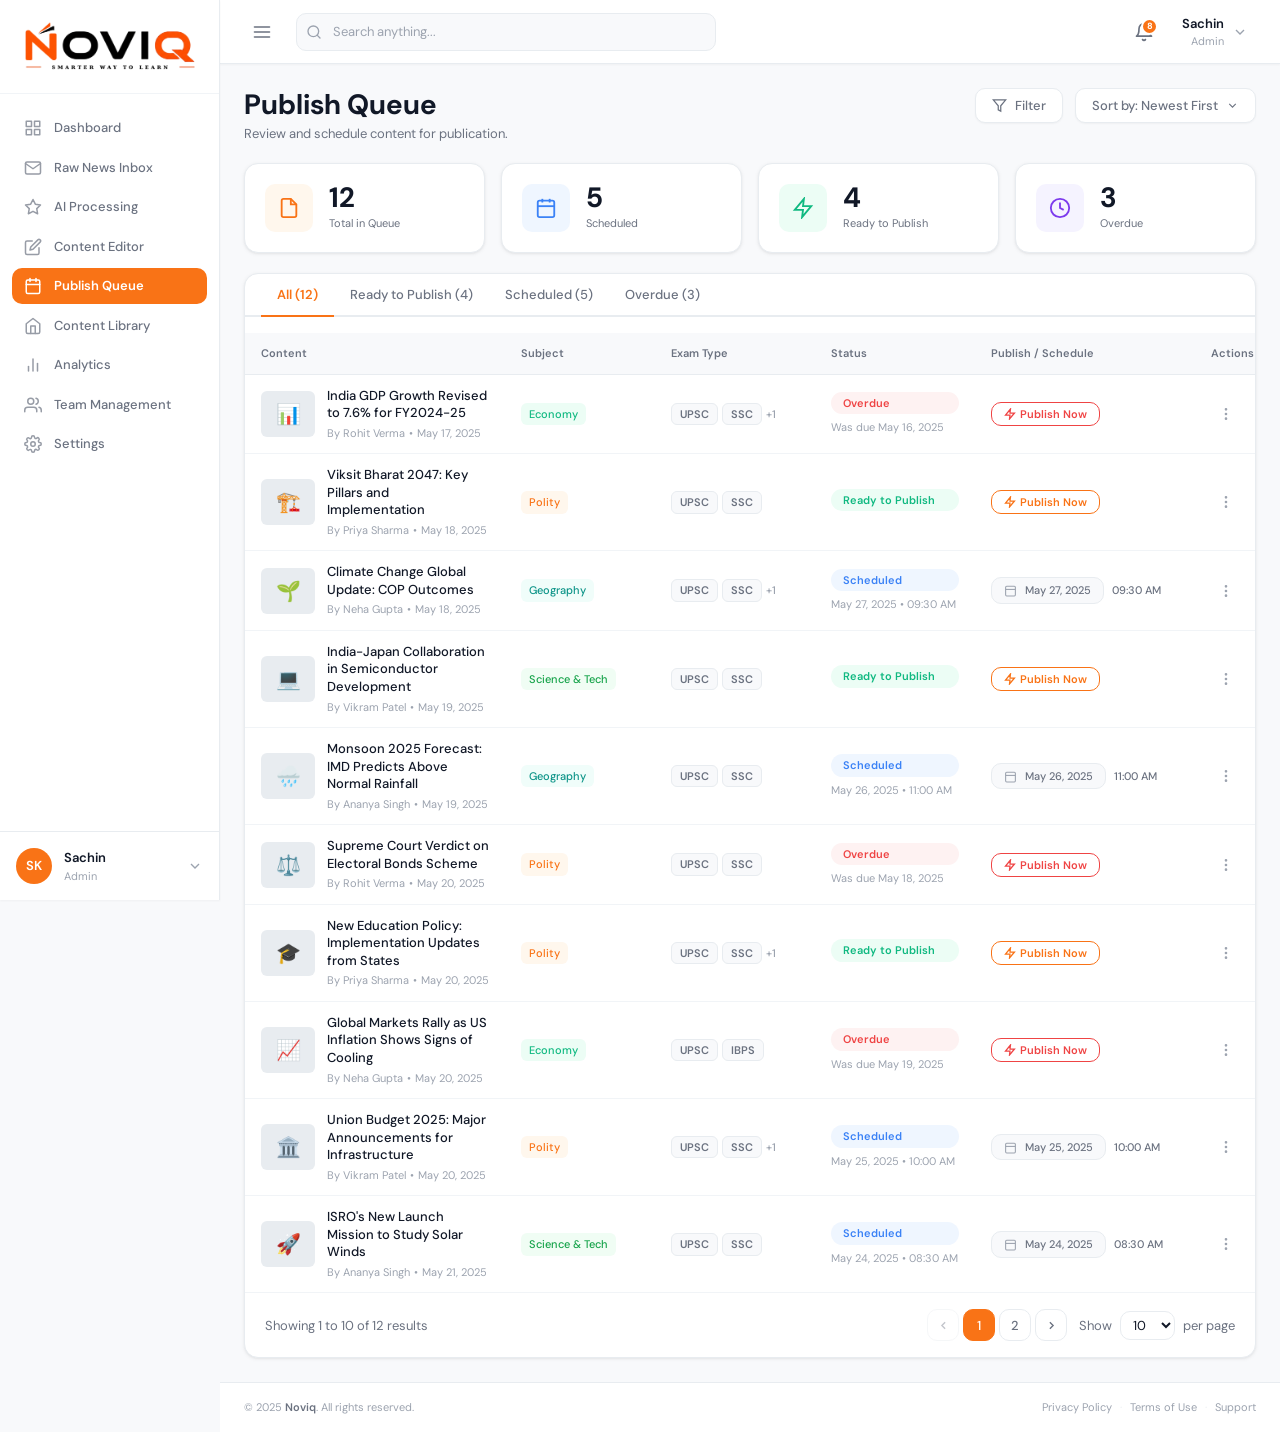
<file: pages/publish-queue.html>
<!DOCTYPE html>
<html lang="en">
<head>
  <meta charset="UTF-8" />
  <meta name="viewport" content="width=device-width, initial-scale=1.0" />
  <title>Publish Queue — Noviq</title>
  <link rel="stylesheet" href="../assets/css/global.css" />
  <link rel="icon" href="../assets/images/favicon.png" type="image/png" />
  <link rel="stylesheet" href="../assets/css/components.css" />
  <link rel="stylesheet" href="../assets/css/publish-queue.css" />
</head>
<body>

<!-- Mobile sidebar overlay -->
<div class="sidebar-overlay" id="sidebarOverlay"></div>

<div class="app-shell">


    <!-- ═══ SIDEBAR ═══ -->
    <aside class="sidebar">

      <div class="sidebar-logo">
        <div class="logo">
          <a href="/"><img src="../assets/images/logo.png" alt=""></a>
        </div>
      </div>

      <nav class="sidebar-nav">
        <a class="nav-item" href="dashboard.html">
          <svg viewBox="0 0 24 24" fill="none" stroke="currentColor" stroke-width="2" stroke-linecap="round" stroke-linejoin="round"><rect x="3" y="3" width="7" height="7"/><rect x="14" y="3" width="7" height="7"/><rect x="3" y="14" width="7" height="7"/><rect x="14" y="14" width="7" height="7"/></svg>
          Dashboard
        </a>
        <a class="nav-item" href="raw-news-inbox.html">
          <svg viewBox="0 0 24 24" fill="none" stroke="currentColor" stroke-width="2" stroke-linecap="round" stroke-linejoin="round"><path d="M4 4h16c1.1 0 2 .9 2 2v12c0 1.1-.9 2-2 2H4c-1.1 0-2-.9-2-2V6c0-1.1.9-2 2-2z"/><polyline points="22,6 12,13 2,6"/></svg>
          Raw News Inbox
        </a>
        <a class="nav-item" href="ai-processing.html">
          <svg viewBox="0 0 24 24" fill="none" stroke="currentColor" stroke-width="2" stroke-linecap="round" stroke-linejoin="round"><polygon points="12 2 15.09 8.26 22 9.27 17 14.14 18.18 21.02 12 17.77 5.82 21.02 7 14.14 2 9.27 8.91 8.26 12 2"/></svg>
          AI Processing
        </a>
        <a class="nav-item" href="content-editor.html">
          <svg viewBox="0 0 24 24" fill="none" stroke="currentColor" stroke-width="2" stroke-linecap="round" stroke-linejoin="round"><path d="M11 4H4a2 2 0 0 0-2 2v14a2 2 0 0 0 2 2h14a2 2 0 0 0 2-2v-7"/><path d="M18.5 2.5a2.121 2.121 0 0 1 3 3L12 15l-4 1 1-4 9.5-9.5z"/></svg>
          Content Editor
        </a>
        <a class="nav-item active" href="publish-queue.html">
          <svg viewBox="0 0 24 24" fill="none" stroke="currentColor" stroke-width="2" stroke-linecap="round" stroke-linejoin="round"><rect x="3" y="4" width="18" height="18" rx="2" ry="2"/><line x1="16" y1="2" x2="16" y2="6"/><line x1="8" y1="2" x2="8" y2="6"/><line x1="3" y1="10" x2="21" y2="10"/></svg>
          Publish Queue
        </a>
        <a class="nav-item" href="content-library.html">
          <svg viewBox="0 0 24 24" fill="none" stroke="currentColor" stroke-width="2" stroke-linecap="round" stroke-linejoin="round"><path d="M3 9l9-7 9 7v11a2 2 0 0 1-2 2H5a2 2 0 0 1-2-2z"/><polyline points="9 22 9 12 15 12 15 22"/></svg>
          Content Library
        </a>
        <a class="nav-item" href="analytics.html">
          <svg viewBox="0 0 24 24" fill="none" stroke="currentColor" stroke-width="2" stroke-linecap="round" stroke-linejoin="round"><line x1="18" y1="20" x2="18" y2="10"/><line x1="12" y1="20" x2="12" y2="4"/><line x1="6" y1="20" x2="6" y2="14"/></svg>
          Analytics
        </a>
        <a class="nav-item" href="team-management.html">
          <svg viewBox="0 0 24 24" fill="none" stroke="currentColor" stroke-width="2" stroke-linecap="round" stroke-linejoin="round"><path d="M17 21v-2a4 4 0 0 0-4-4H5a4 4 0 0 0-4 4v2"/><circle cx="9" cy="7" r="4"/><path d="M23 21v-2a4 4 0 0 0-3-3.87"/><path d="M16 3.13a4 4 0 0 1 0 7.75"/></svg>
          Team Management
        </a>
        <a class="nav-item" href="settings.html">
          <svg viewBox="0 0 24 24" fill="none" stroke="currentColor" stroke-width="2" stroke-linecap="round" stroke-linejoin="round"><circle cx="12" cy="12" r="3"/><path d="M19.4 15a1.65 1.65 0 0 0 .33 1.82l.06.06a2 2 0 0 1-2.83 2.83l-.06-.06a1.65 1.65 0 0 0-1.82-.33 1.65 1.65 0 0 0-1 1.51V21a2 2 0 0 1-4 0v-.09A1.65 1.65 0 0 0 9 19.4a1.65 1.65 0 0 0-1.82.33l-.06.06a2 2 0 0 1-2.83-2.83l.06-.06A1.65 1.65 0 0 0 4.68 15a1.65 1.65 0 0 0-1.51-1H3a2 2 0 0 1 0-4h.09A1.65 1.65 0 0 0 4.6 9a1.65 1.65 0 0 0-.33-1.82l-.06-.06a2 2 0 0 1 2.83-2.83l.06.06A1.65 1.65 0 0 0 9 4.68a1.65 1.65 0 0 0 1-1.51V3a2 2 0 0 1 4 0v.09a1.65 1.65 0 0 0 1 1.51 1.65 1.65 0 0 0 1.82-.33l.06-.06a2 2 0 0 1 2.83 2.83l-.06.06A1.65 1.65 0 0 0 19.4 9a1.65 1.65 0 0 0 1.51 1H21a2 2 0 0 1 0 4h-.09a1.65 1.65 0 0 0-1.51 1z"/></svg>
          Settings
        </a>
      </nav>

      <!-- <div class="sidebar-premium">
        <div class="premium-icon">
          <svg viewBox="0 0 24 24" fill="currentColor"><path d="M12 2l2.4 7.4H22l-6.2 4.5 2.4 7.4L12 17l-6.2 4.3 2.4-7.4L2 9.4h7.6z"/></svg>
        </div>
        <div class="premium-title">You're on Premium Plan</div>
        <div class="premium-desc">Unlimited access to all features and AI models.</div>
        <button class="btn-upgrade">Upgrade Plan</button>
      </div> -->

      <div class="sidebar-user">
        <div class="avatar-placeholder avatar-md" style="background:#F97316;font-size:13px;">SK</div>
        <div class="user-info">
          <div class="user-name">Sachin</div>
          <div class="user-role">Admin</div>
        </div>
        <svg class="chevron-icon" viewBox="0 0 24 24" fill="none" stroke="currentColor" stroke-width="2">
          <polyline points="6 9 12 15 18 9"/>
        </svg>
      </div>

    </aside>

  <!-- ═══ MAIN AREA ═══ -->
  <div class="main-area">


    <!-- ═══ HEADER ═══ -->
    <header class="header">
      <button class="header-menu-btn" id="sidebarToggle">
        <svg viewBox="0 0 24 24" fill="none" stroke="currentColor" stroke-width="2" stroke-linecap="round" stroke-linejoin="round">
          <line x1="3" y1="12" x2="21" y2="12"/>
          <line x1="3" y1="6"  x2="21" y2="6"/>
          <line x1="3" y1="18" x2="21" y2="18"/>
        </svg>
      </button>

      <div class="header-search">
        <svg class="search-icon" viewBox="0 0 24 24" fill="none" stroke="currentColor" stroke-width="2" stroke-linecap="round" stroke-linejoin="round">
          <circle cx="11" cy="11" r="8"/><line x1="21" y1="21" x2="16.65" y2="16.65"/>
        </svg>
        <input type="text" class="search-input" placeholder="Search anything..." autocomplete="off" spellcheck="false" />
        <!-- <span class="search-kbd">⌘K</span> -->
      </div>

      <div class="header-right">
        <div class="header-notif">
          <svg viewBox="0 0 24 24" fill="none" stroke="currentColor" stroke-width="2" stroke-linecap="round" stroke-linejoin="round">
            <path d="M18 8A6 6 0 0 0 6 8c0 7-3 9-3 9h18s-3-2-3-9"/>
            <path d="M13.73 21a2 2 0 0 1-3.46 0"/>
          </svg>
          <span class="notif-badge">8</span>
        </div>
        <div class="header-user">
          <div class="user-info">
            <div class="user-name">Sachin</div>
            <div class="user-role">Admin</div>
          </div>
          <svg class="chevron-icon" viewBox="0 0 24 24" fill="none" stroke="currentColor" stroke-width="2">
            <polyline points="6 9 12 15 18 9"/>
          </svg>
        </div>
      </div>
    </header>

        <!-- ═══ PAGE CONTENT ═══ -->
    <main class="page-content">

      <!-- Page header -->
      <div class="pq-page-header">
        <div>
          <h1 class="pq-page-title">Publish Queue</h1>
          <p class="pq-page-subtitle">Review and schedule content for publication.</p>
        </div>
        <div class="pq-header-actions">
          <button class="pq-filter-btn" id="pqFilterBtn">
            <svg viewBox="0 0 24 24" fill="none" stroke="currentColor" stroke-width="2"><polygon points="22 3 2 3 10 12.46 10 19 14 21 14 12.46 22 3"/></svg>
            Filter
          </button>
          <button class="pq-sort-btn" id="pqSortBtn">
            <span class="pq-sort-label">Sort by: Newest First</span>
            <svg viewBox="0 0 24 24" fill="none" stroke="currentColor" stroke-width="2"><polyline points="6 9 12 15 18 9"/></svg>
          </button>
        </div>
      </div>

      <!-- Stats row -->
      <div class="pq-stats-row">
        <div class="pq-stat-card" data-filter="all">
          <div class="pq-stat-icon orange">
            <svg viewBox="0 0 24 24" fill="none" stroke="currentColor" stroke-width="2"><path d="M14 2H6a2 2 0 0 0-2 2v16a2 2 0 0 0 2 2h12a2 2 0 0 0 2-2V8z"/><polyline points="14 2 14 8 20 8"/></svg>
          </div>
          <div>
            <div class="pq-stat-value" id="pqStatTotal">12</div>
            <div class="pq-stat-label">Total in Queue</div>
          </div>
        </div>
        <div class="pq-stat-card" data-filter="scheduled">
          <div class="pq-stat-icon blue">
            <svg viewBox="0 0 24 24" fill="none" stroke="currentColor" stroke-width="2"><rect x="3" y="4" width="18" height="18" rx="2"/><line x1="3" y1="10" x2="21" y2="10"/><line x1="8" y1="2" x2="8" y2="6"/><line x1="16" y1="2" x2="16" y2="6"/></svg>
          </div>
          <div>
            <div class="pq-stat-value" id="pqStatScheduled">7</div>
            <div class="pq-stat-label">Scheduled</div>
          </div>
        </div>
        <div class="pq-stat-card" data-filter="ready">
          <div class="pq-stat-icon green">
            <svg viewBox="0 0 24 24" fill="none" stroke="currentColor" stroke-width="2"><polygon points="13 2 3 14 12 14 11 22 21 10 12 10 13 2"/></svg>
          </div>
          <div>
            <div class="pq-stat-value" id="pqStatReady">5</div>
            <div class="pq-stat-label">Ready to Publish</div>
          </div>
        </div>
        <div class="pq-stat-card" data-filter="overdue">
          <div class="pq-stat-icon purple">
            <svg viewBox="0 0 24 24" fill="none" stroke="currentColor" stroke-width="2"><circle cx="12" cy="12" r="10"/><polyline points="12 6 12 12 16 14"/></svg>
          </div>
          <div>
            <div class="pq-stat-value" id="pqStatOverdue">3</div>
            <div class="pq-stat-label">Overdue</div>
          </div>
        </div>
      </div>

      <!-- Table card -->
      <div class="pq-table-card">

        <!-- Tabs -->
        <div class="pq-tabs" style="padding: 0 var(--space-4);">
          <button class="pq-tab active" data-filter="all"       id="tabAll">All (12)</button>
          <button class="pq-tab"        data-filter="ready"     id="tabReady">Ready to Publish (5)</button>
          <button class="pq-tab"        data-filter="scheduled" id="tabScheduled">Scheduled (7)</button>
          <button class="pq-tab"        data-filter="overdue"   id="tabOverdue">Overdue (3)</button>
        </div>

        <!-- Table -->
        <table class="pq-table">
          <colgroup>
            <col class="col-content">
            <col class="col-subject">
            <col class="col-exam">
            <col class="col-status">
            <col class="col-schedule">
            <col class="col-actions">
          </colgroup>
          <thead>
            <tr>
              <th class="col-content">Content</th>
              <th class="col-subject">Subject</th>
              <th class="col-exam">Exam Type</th>
              <th class="col-status">Status</th>
              <th class="col-schedule">Publish / Schedule</th>
              <th class="col-actions">Actions</th>
            </tr>
          </thead>
          <tbody id="pqTbody">
            <!-- Rendered by publish-queue.js -->
          </tbody>
        </table>

        <!-- Pagination -->
        <div class="pq-pagination">
          <span class="pq-pagination-info" id="pqPaginationInfo">Showing 1 to 10 of 12 results</span>
          <div class="pq-pagination-right">
            <div class="pq-pagination-pages" id="pqPages"></div>
            <div class="pq-per-page">
              Show
              <select class="pq-per-page-select" id="pqPerPageSelect">
                <option value="10" selected>10</option>
                <option value="25">25</option>
                <option value="50">50</option>
              </select>
              per page
            </div>
          </div>
        </div>

      </div><!-- /pq-table-card -->

    </main>


    <!-- ═══ FOOTER ═══ -->
    <footer class="site-footer">
      <div class="footer-left">
        &copy; 2025 <strong>Noviq</strong>. All rights reserved.
      </div>
      <div class="footer-right">
        <a href="#">Privacy Policy</a>
        <span class="footer-sep">·</span>
        <a href="#">Terms of Use</a>
        <span class="footer-sep">·</span>
        <a href="#">Support</a>
      </div>
    </footer>

  </div><!-- /main-area -->
</div><!-- /app-shell -->

  <script src="../assets/js/main.js"></script>
  <script src="../assets/js/publish-queue.js"></script>

</body>
</html>
</file>
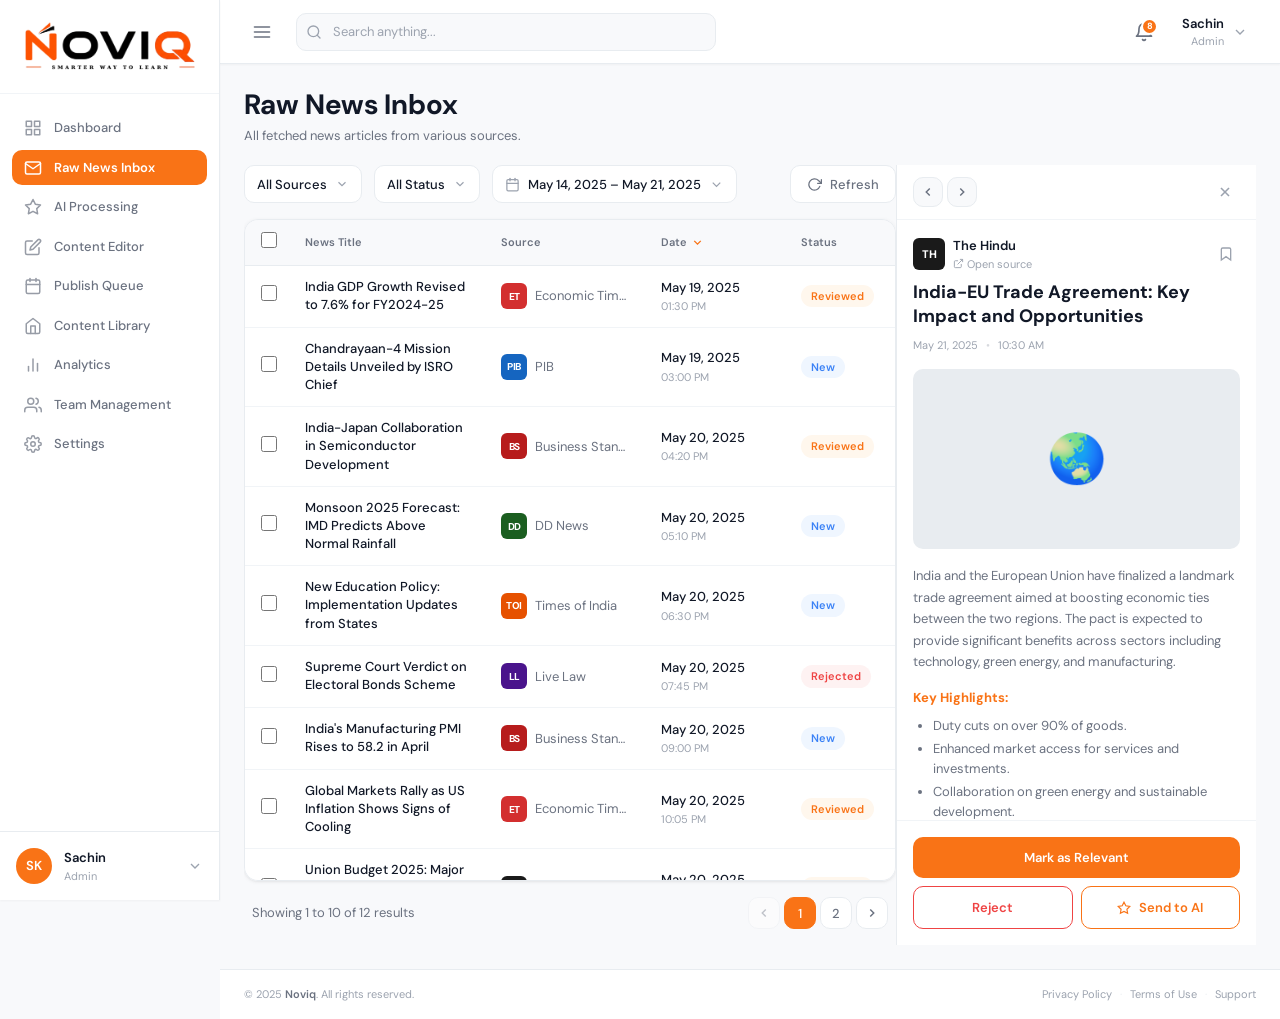
<file: pages/raw-news-inbox.html>
<!DOCTYPE html>
<html lang="en">
<head>
  <meta charset="UTF-8" />
  <meta name="viewport" content="width=device-width, initial-scale=1.0" />
  <title>Raw News Inbox — Noviq</title>
  <link rel="stylesheet" href="../assets/css/global.css" />
  <link rel="icon" href="../assets/images/favicon.png" type="image/png" />
  <link rel="stylesheet" href="../assets/css/components.css" />
  <link rel="stylesheet" href="../assets/css/raw-news.css" />
</head>
<body>

<!-- Mobile sidebar overlay -->
<div class="sidebar-overlay" id="sidebarOverlay"></div>

<div class="app-shell">


    <!-- ═══ SIDEBAR ═══ -->
    <aside class="sidebar">

      <div class="sidebar-logo">
        <div class="logo">
          <a href="/"><img src="../assets/images/logo.png" alt=""></a>
        </div>
      </div>

      <nav class="sidebar-nav">
        <a class="nav-item" href="dashboard.html">
          <svg viewBox="0 0 24 24" fill="none" stroke="currentColor" stroke-width="2" stroke-linecap="round" stroke-linejoin="round"><rect x="3" y="3" width="7" height="7"/><rect x="14" y="3" width="7" height="7"/><rect x="3" y="14" width="7" height="7"/><rect x="14" y="14" width="7" height="7"/></svg>
          Dashboard
        </a>
        <a class="nav-item active" href="raw-news-inbox.html">
          <svg viewBox="0 0 24 24" fill="none" stroke="currentColor" stroke-width="2" stroke-linecap="round" stroke-linejoin="round"><path d="M4 4h16c1.1 0 2 .9 2 2v12c0 1.1-.9 2-2 2H4c-1.1 0-2-.9-2-2V6c0-1.1.9-2 2-2z"/><polyline points="22,6 12,13 2,6"/></svg>
          Raw News Inbox
        </a>
        <a class="nav-item" href="ai-processing.html">
          <svg viewBox="0 0 24 24" fill="none" stroke="currentColor" stroke-width="2" stroke-linecap="round" stroke-linejoin="round"><polygon points="12 2 15.09 8.26 22 9.27 17 14.14 18.18 21.02 12 17.77 5.82 21.02 7 14.14 2 9.27 8.91 8.26 12 2"/></svg>
          AI Processing
        </a>
        <a class="nav-item" href="content-editor.html">
          <svg viewBox="0 0 24 24" fill="none" stroke="currentColor" stroke-width="2" stroke-linecap="round" stroke-linejoin="round"><path d="M11 4H4a2 2 0 0 0-2 2v14a2 2 0 0 0 2 2h14a2 2 0 0 0 2-2v-7"/><path d="M18.5 2.5a2.121 2.121 0 0 1 3 3L12 15l-4 1 1-4 9.5-9.5z"/></svg>
          Content Editor
        </a>
        <a class="nav-item" href="publish-queue.html">
          <svg viewBox="0 0 24 24" fill="none" stroke="currentColor" stroke-width="2" stroke-linecap="round" stroke-linejoin="round"><rect x="3" y="4" width="18" height="18" rx="2" ry="2"/><line x1="16" y1="2" x2="16" y2="6"/><line x1="8" y1="2" x2="8" y2="6"/><line x1="3" y1="10" x2="21" y2="10"/></svg>
          Publish Queue
        </a>
        <a class="nav-item" href="content-library.html">
          <svg viewBox="0 0 24 24" fill="none" stroke="currentColor" stroke-width="2" stroke-linecap="round" stroke-linejoin="round"><path d="M3 9l9-7 9 7v11a2 2 0 0 1-2 2H5a2 2 0 0 1-2-2z"/><polyline points="9 22 9 12 15 12 15 22"/></svg>
          Content Library
        </a>
        <a class="nav-item" href="analytics.html">
          <svg viewBox="0 0 24 24" fill="none" stroke="currentColor" stroke-width="2" stroke-linecap="round" stroke-linejoin="round"><line x1="18" y1="20" x2="18" y2="10"/><line x1="12" y1="20" x2="12" y2="4"/><line x1="6" y1="20" x2="6" y2="14"/></svg>
          Analytics
        </a>
        <a class="nav-item" href="team-management.html">
          <svg viewBox="0 0 24 24" fill="none" stroke="currentColor" stroke-width="2" stroke-linecap="round" stroke-linejoin="round"><path d="M17 21v-2a4 4 0 0 0-4-4H5a4 4 0 0 0-4 4v2"/><circle cx="9" cy="7" r="4"/><path d="M23 21v-2a4 4 0 0 0-3-3.87"/><path d="M16 3.13a4 4 0 0 1 0 7.75"/></svg>
          Team Management
        </a>
        <a class="nav-item" href="settings.html">
          <svg viewBox="0 0 24 24" fill="none" stroke="currentColor" stroke-width="2" stroke-linecap="round" stroke-linejoin="round"><circle cx="12" cy="12" r="3"/><path d="M19.4 15a1.65 1.65 0 0 0 .33 1.82l.06.06a2 2 0 0 1-2.83 2.83l-.06-.06a1.65 1.65 0 0 0-1.82-.33 1.65 1.65 0 0 0-1 1.51V21a2 2 0 0 1-4 0v-.09A1.65 1.65 0 0 0 9 19.4a1.65 1.65 0 0 0-1.82.33l-.06.06a2 2 0 0 1-2.83-2.83l.06-.06A1.65 1.65 0 0 0 4.68 15a1.65 1.65 0 0 0-1.51-1H3a2 2 0 0 1 0-4h.09A1.65 1.65 0 0 0 4.6 9a1.65 1.65 0 0 0-.33-1.82l-.06-.06a2 2 0 0 1 2.83-2.83l.06.06A1.65 1.65 0 0 0 9 4.68a1.65 1.65 0 0 0 1-1.51V3a2 2 0 0 1 4 0v.09a1.65 1.65 0 0 0 1 1.51 1.65 1.65 0 0 0 1.82-.33l.06-.06a2 2 0 0 1 2.83 2.83l-.06.06A1.65 1.65 0 0 0 19.4 9a1.65 1.65 0 0 0 1.51 1H21a2 2 0 0 1 0 4h-.09a1.65 1.65 0 0 0-1.51 1z"/></svg>
          Settings
        </a>
      </nav>

      <!-- <div class="sidebar-premium">
        <div class="premium-icon">
          <svg viewBox="0 0 24 24" fill="currentColor"><path d="M12 2l2.4 7.4H22l-6.2 4.5 2.4 7.4L12 17l-6.2 4.3 2.4-7.4L2 9.4h7.6z"/></svg>
        </div>
        <div class="premium-title">You're on Premium Plan</div>
        <div class="premium-desc">Unlimited access to all features and AI models.</div>
        <button class="btn-upgrade">Upgrade Plan</button>
      </div> -->

      <div class="sidebar-user">
        <div class="avatar-placeholder avatar-md" style="background:#F97316;font-size:13px;">SK</div>
        <div class="user-info">
          <div class="user-name">Sachin</div>
          <div class="user-role">Admin</div>
        </div>
        <svg class="chevron-icon" viewBox="0 0 24 24" fill="none" stroke="currentColor" stroke-width="2">
          <polyline points="6 9 12 15 18 9"/>
        </svg>
      </div>

    </aside>

  <!-- ═══ MAIN AREA ═══ -->
  <div class="main-area">


    <!-- ═══ HEADER ═══ -->
    <header class="header">
      <button class="header-menu-btn" id="sidebarToggle">
        <svg viewBox="0 0 24 24" fill="none" stroke="currentColor" stroke-width="2" stroke-linecap="round" stroke-linejoin="round">
          <line x1="3" y1="12" x2="21" y2="12"/>
          <line x1="3" y1="6"  x2="21" y2="6"/>
          <line x1="3" y1="18" x2="21" y2="18"/>
        </svg>
      </button>

      <div class="header-search">
        <svg class="search-icon" viewBox="0 0 24 24" fill="none" stroke="currentColor" stroke-width="2" stroke-linecap="round" stroke-linejoin="round">
          <circle cx="11" cy="11" r="8"/><line x1="21" y1="21" x2="16.65" y2="16.65"/>
        </svg>
        <input type="text" class="search-input" placeholder="Search anything..." autocomplete="off" spellcheck="false" />
        <!-- <span class="search-kbd">⌘K</span> -->
      </div>

      <div class="header-right">
        <div class="header-notif">
          <svg viewBox="0 0 24 24" fill="none" stroke="currentColor" stroke-width="2" stroke-linecap="round" stroke-linejoin="round">
            <path d="M18 8A6 6 0 0 0 6 8c0 7-3 9-3 9h18s-3-2-3-9"/>
            <path d="M13.73 21a2 2 0 0 1-3.46 0"/>
          </svg>
          <span class="notif-badge">8</span>
        </div>
        <div class="header-user">
          <div class="user-info">
            <div class="user-name">Sachin</div>
            <div class="user-role">Admin</div>
          </div>
          <svg class="chevron-icon" viewBox="0 0 24 24" fill="none" stroke="currentColor" stroke-width="2">
            <polyline points="6 9 12 15 18 9"/>
          </svg>
        </div>
      </div>
    </header>

    <!-- ═══ PAGE CONTENT ═══ -->
    <main class="page-content">

      <!-- Page header -->
      <div class="rni-page-header">
        <h1 class="rni-page-title">Raw News Inbox</h1>
        <p class="rni-page-subtitle">All fetched news articles from various sources.</p>
      </div>

      <!-- Two-panel layout -->
      <div class="rni-layout">

        <!-- LEFT: table panel -->
        <div class="rni-left">

          <!-- Toolbar -->
          <div class="rni-toolbar">
            <!-- Source filter -->
            <button class="rni-select" id="sourceFilterBtn">
              <span class="filter-label">All Sources</span>
              <svg viewBox="0 0 24 24" fill="none" stroke="currentColor" stroke-width="2"><polyline points="6 9 12 15 18 9"/></svg>
            </button>

            <!-- Status filter -->
            <button class="rni-select" id="statusFilterBtn">
              <span class="filter-label">All Status</span>
              <svg viewBox="0 0 24 24" fill="none" stroke="currentColor" stroke-width="2"><polyline points="6 9 12 15 18 9"/></svg>
            </button>

            <!-- Date range -->
            <button class="rni-date-range">
              <svg viewBox="0 0 24 24" fill="none" stroke="currentColor" stroke-width="2" stroke-linecap="round" stroke-linejoin="round">
                <rect x="3" y="4" width="18" height="18" rx="2"/><line x1="3" y1="10" x2="21" y2="10"/>
                <line x1="8" y1="2" x2="8" y2="6"/><line x1="16" y1="2" x2="16" y2="6"/>
              </svg>
              May 14, 2025 – May 21, 2025
              <svg viewBox="0 0 24 24" fill="none" stroke="currentColor" stroke-width="2"><polyline points="6 9 12 15 18 9"/></svg>
            </button>

            <!-- Refresh -->
            <button class="rni-refresh-btn" id="rniRefreshBtn">
              <svg viewBox="0 0 24 24" fill="none" stroke="currentColor" stroke-width="2" stroke-linecap="round" stroke-linejoin="round">
                <polyline points="23 4 23 10 17 10"/>
                <path d="M20.49 15a9 9 0 1 1-2.12-9.36L23 10"/>
              </svg>
              Refresh
            </button>
          </div>

          <!-- Table -->
          <div class="rni-table-wrap">
            <table class="rni-table">
              <colgroup>
                <col class="col-check">
                <col class="col-title">
                <col class="col-source">
                <col class="col-date">
                <col class="col-status">
              </colgroup>
              <thead>
                <tr>
                  <th class="col-check"><input type="checkbox" class="rni-checkbox" id="checkAll"></th>
                  <th class="col-title">News Title</th>
                  <th class="col-source">Source</th>
                  <th class="col-date sortable" id="dateSortBtn">
                    <span class="th-inner">
                      Date
                      <svg id="dateSortIcon" viewBox="0 0 24 24" fill="none" stroke="currentColor" stroke-width="2.5"><polyline points="6 9 12 15 18 9"/></svg>
                    </span>
                  </th>
                  <th class="col-status">Status</th>
                </tr>
              </thead>
              <tbody id="rniTbody">
                <!-- Rendered by raw-news.js -->
              </tbody>
            </table>
          </div>

          <!-- Pagination -->
          <div class="rni-pagination">
            <span class="rni-pagination-info" id="rniPaginationInfo">Showing 1 to 10 of 240 results</span>
            <div class="rni-pagination-pages" id="rniPages">
              <!-- Rendered by raw-news.js -->
            </div>
          </div>

        </div><!-- /rni-left -->

        <!-- RIGHT: preview panel -->
        <div class="rni-preview" id="rniPreview">

          <!-- Nav arrows + close -->
          <div class="preview-nav">
            <div class="preview-nav-arrows">
              <button class="preview-nav-btn" id="previewPrev" title="Previous article">
                <svg viewBox="0 0 24 24" fill="none" stroke="currentColor" stroke-width="2.5"><polyline points="15 18 9 12 15 6"/></svg>
              </button>
              <button class="preview-nav-btn" id="previewNext" title="Next article">
                <svg viewBox="0 0 24 24" fill="none" stroke="currentColor" stroke-width="2.5"><polyline points="9 18 15 12 9 6"/></svg>
              </button>
            </div>
            <button class="preview-close-btn" id="previewClose" title="Close preview">
              <svg viewBox="0 0 24 24" fill="none" stroke="currentColor" stroke-width="2.5">
                <line x1="18" y1="6" x2="6" y2="18"/><line x1="6" y1="6" x2="18" y2="18"/>
              </svg>
            </button>
          </div>

          <!-- Dynamic preview content injected by JS -->
          <div id="previewBody" style="display:flex;flex-direction:column;flex:1;overflow:hidden;"></div>

          <!-- Action buttons -->
          <div class="preview-actions">
            <button class="btn-mark-relevant" id="btnMarkRelevant">Mark as Relevant</button>
            <div class="preview-action-row">
              <button class="btn-reject" id="btnReject">Reject</button>
              <button class="btn-send-ai" id="btnSendAI">
                <svg viewBox="0 0 24 24" fill="none" stroke="currentColor" stroke-width="2">
                  <polygon points="12 2 15.09 8.26 22 9.27 17 14.14 18.18 21.02 12 17.77 5.82 21.02 7 14.14 2 9.27 8.91 8.26 12 2"/>
                </svg>
                Send to AI
              </button>
            </div>
          </div>

        </div><!-- /rni-preview -->

      </div><!-- /rni-layout -->

    </main>


    <!-- ═══ FOOTER ═══ -->
    <footer class="site-footer">
      <div class="footer-left">
        &copy; 2025 <strong>Noviq</strong>. All rights reserved.
      </div>
      <div class="footer-right">
        <a href="#">Privacy Policy</a>
        <span class="footer-sep">·</span>
        <a href="#">Terms of Use</a>
        <span class="footer-sep">·</span>
        <a href="#">Support</a>
      </div>
    </footer>

  </div><!-- /main-area -->
</div><!-- /app-shell -->

  <script src="../assets/js/main.js"></script>
  <script src="../assets/js/raw-news.js"></script>

</body>
</html>
</file>
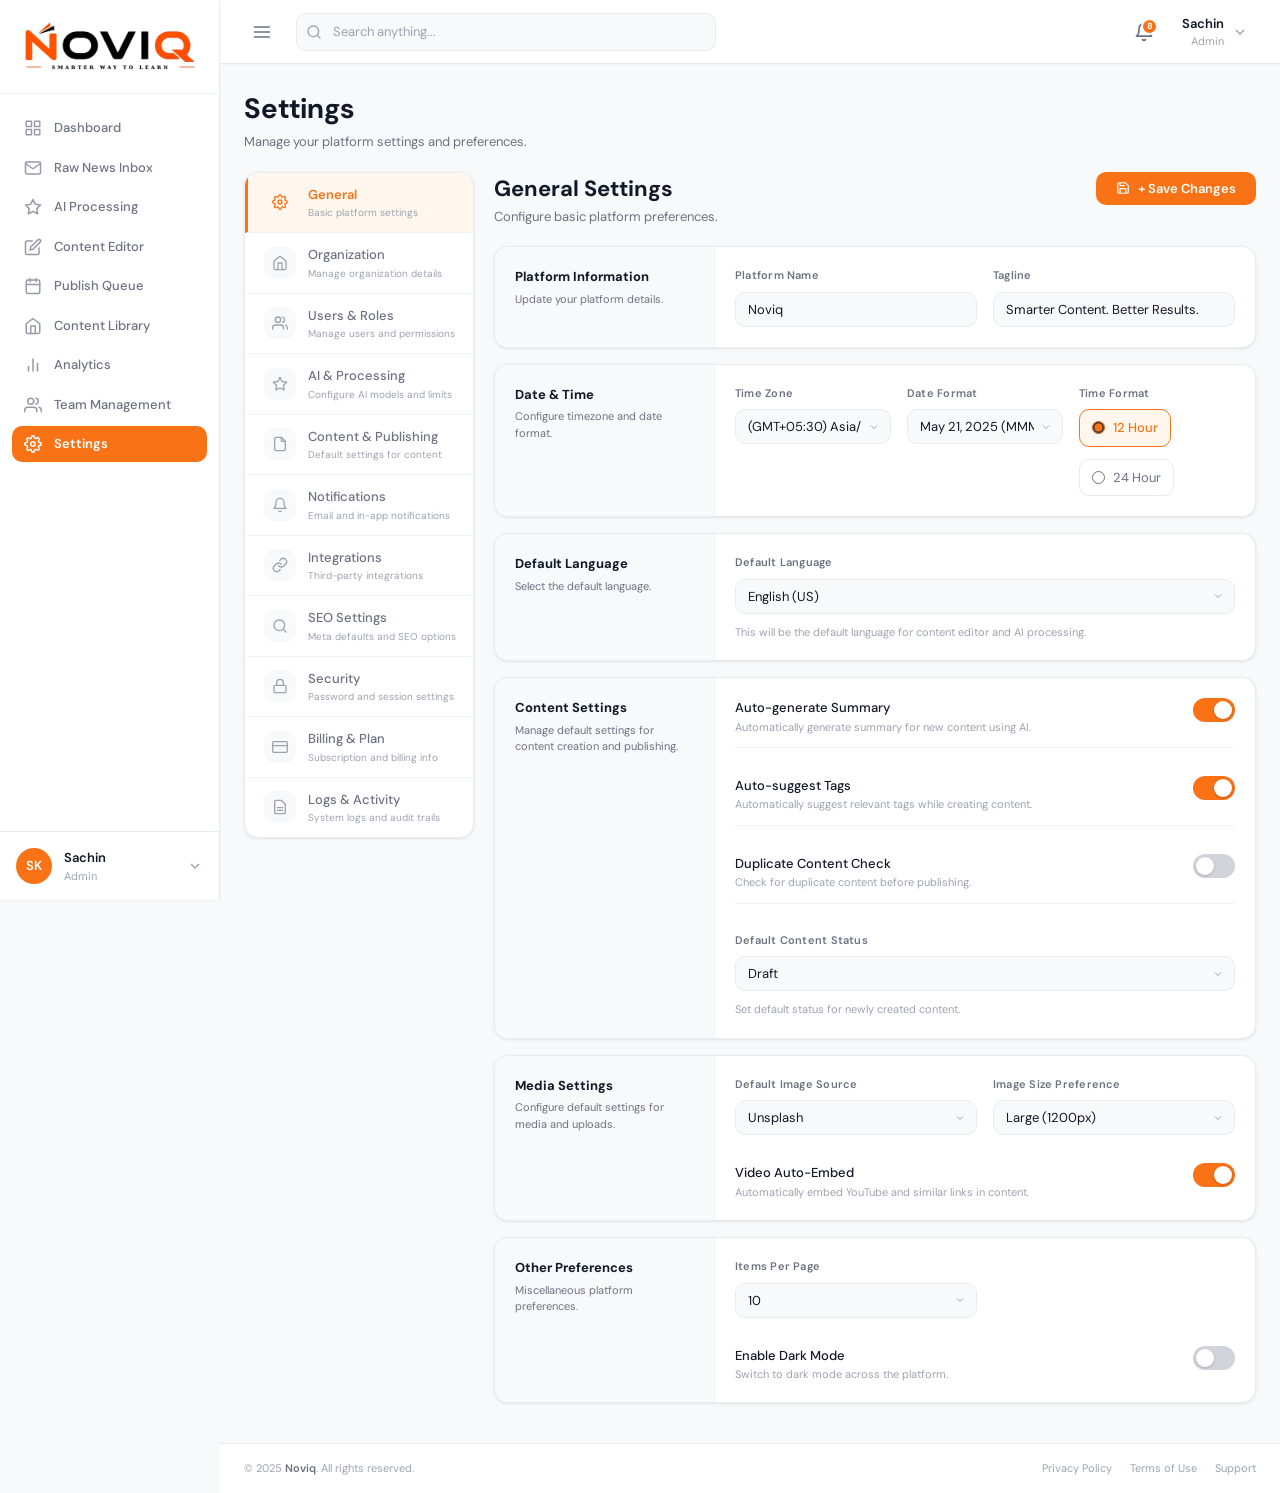
<file: pages/settings.html>
<!DOCTYPE html>
<html lang="en">
<head>
  <meta charset="UTF-8" />
  <meta name="viewport" content="width=device-width, initial-scale=1.0" />
  <title>Settings — Noviq</title>
  <link rel="stylesheet" href="../assets/css/global.css" />
  <link rel="icon" href="../assets/images/favicon.png" type="image/png" />
  <link rel="stylesheet" href="../assets/css/components.css" />
  <link rel="stylesheet" href="../assets/css/settings.css" />
</head>
<body>

<!-- Mobile sidebar overlay -->
<div class="sidebar-overlay" id="sidebarOverlay"></div>

<div class="app-shell">


    <!-- ═══ SIDEBAR ═══ -->
    <aside class="sidebar">

      <div class="sidebar-logo">
        <div class="logo">
          <a href="/"><img src="../assets/images/logo.png" alt=""></a>
        </div>
      </div>

      <nav class="sidebar-nav">
        <a class="nav-item" href="dashboard.html">
          <svg viewBox="0 0 24 24" fill="none" stroke="currentColor" stroke-width="2" stroke-linecap="round" stroke-linejoin="round"><rect x="3" y="3" width="7" height="7"/><rect x="14" y="3" width="7" height="7"/><rect x="3" y="14" width="7" height="7"/><rect x="14" y="14" width="7" height="7"/></svg>
          Dashboard
        </a>
        <a class="nav-item" href="raw-news-inbox.html">
          <svg viewBox="0 0 24 24" fill="none" stroke="currentColor" stroke-width="2" stroke-linecap="round" stroke-linejoin="round"><path d="M4 4h16c1.1 0 2 .9 2 2v12c0 1.1-.9 2-2 2H4c-1.1 0-2-.9-2-2V6c0-1.1.9-2 2-2z"/><polyline points="22,6 12,13 2,6"/></svg>
          Raw News Inbox
        </a>
        <a class="nav-item" href="ai-processing.html">
          <svg viewBox="0 0 24 24" fill="none" stroke="currentColor" stroke-width="2" stroke-linecap="round" stroke-linejoin="round"><polygon points="12 2 15.09 8.26 22 9.27 17 14.14 18.18 21.02 12 17.77 5.82 21.02 7 14.14 2 9.27 8.91 8.26 12 2"/></svg>
          AI Processing
        </a>
        <a class="nav-item" href="content-editor.html">
          <svg viewBox="0 0 24 24" fill="none" stroke="currentColor" stroke-width="2" stroke-linecap="round" stroke-linejoin="round"><path d="M11 4H4a2 2 0 0 0-2 2v14a2 2 0 0 0 2 2h14a2 2 0 0 0 2-2v-7"/><path d="M18.5 2.5a2.121 2.121 0 0 1 3 3L12 15l-4 1 1-4 9.5-9.5z"/></svg>
          Content Editor
        </a>
        <a class="nav-item" href="publish-queue.html">
          <svg viewBox="0 0 24 24" fill="none" stroke="currentColor" stroke-width="2" stroke-linecap="round" stroke-linejoin="round"><rect x="3" y="4" width="18" height="18" rx="2" ry="2"/><line x1="16" y1="2" x2="16" y2="6"/><line x1="8" y1="2" x2="8" y2="6"/><line x1="3" y1="10" x2="21" y2="10"/></svg>
          Publish Queue
        </a>
        <a class="nav-item" href="content-library.html">
          <svg viewBox="0 0 24 24" fill="none" stroke="currentColor" stroke-width="2" stroke-linecap="round" stroke-linejoin="round"><path d="M3 9l9-7 9 7v11a2 2 0 0 1-2 2H5a2 2 0 0 1-2-2z"/><polyline points="9 22 9 12 15 12 15 22"/></svg>
          Content Library
        </a>
        <a class="nav-item" href="analytics.html">
          <svg viewBox="0 0 24 24" fill="none" stroke="currentColor" stroke-width="2" stroke-linecap="round" stroke-linejoin="round"><line x1="18" y1="20" x2="18" y2="10"/><line x1="12" y1="20" x2="12" y2="4"/><line x1="6" y1="20" x2="6" y2="14"/></svg>
          Analytics
        </a>
        <a class="nav-item" href="team-management.html">
          <svg viewBox="0 0 24 24" fill="none" stroke="currentColor" stroke-width="2" stroke-linecap="round" stroke-linejoin="round"><path d="M17 21v-2a4 4 0 0 0-4-4H5a4 4 0 0 0-4 4v2"/><circle cx="9" cy="7" r="4"/><path d="M23 21v-2a4 4 0 0 0-3-3.87"/><path d="M16 3.13a4 4 0 0 1 0 7.75"/></svg>
          Team Management
        </a>
        <a class="nav-item active" href="settings.html">
          <svg viewBox="0 0 24 24" fill="none" stroke="currentColor" stroke-width="2" stroke-linecap="round" stroke-linejoin="round"><circle cx="12" cy="12" r="3"/><path d="M19.4 15a1.65 1.65 0 0 0 .33 1.82l.06.06a2 2 0 0 1-2.83 2.83l-.06-.06a1.65 1.65 0 0 0-1.82-.33 1.65 1.65 0 0 0-1 1.51V21a2 2 0 0 1-4 0v-.09A1.65 1.65 0 0 0 9 19.4a1.65 1.65 0 0 0-1.82.33l-.06.06a2 2 0 0 1-2.83-2.83l.06-.06A1.65 1.65 0 0 0 4.68 15a1.65 1.65 0 0 0-1.51-1H3a2 2 0 0 1 0-4h.09A1.65 1.65 0 0 0 4.6 9a1.65 1.65 0 0 0-.33-1.82l-.06-.06a2 2 0 0 1 2.83-2.83l.06.06A1.65 1.65 0 0 0 9 4.68a1.65 1.65 0 0 0 1-1.51V3a2 2 0 0 1 4 0v.09a1.65 1.65 0 0 0 1 1.51 1.65 1.65 0 0 0 1.82-.33l.06-.06a2 2 0 0 1 2.83 2.83l-.06.06A1.65 1.65 0 0 0 19.4 9a1.65 1.65 0 0 0 1.51 1H21a2 2 0 0 1 0 4h-.09a1.65 1.65 0 0 0-1.51 1z"/></svg>
          Settings
        </a>
      </nav>

      <!-- <div class="sidebar-premium">
        <div class="premium-icon">
          <svg viewBox="0 0 24 24" fill="currentColor"><path d="M12 2l2.4 7.4H22l-6.2 4.5 2.4 7.4L12 17l-6.2 4.3 2.4-7.4L2 9.4h7.6z"/></svg>
        </div>
        <div class="premium-title">You're on Premium Plan</div>
        <div class="premium-desc">Unlimited access to all features and AI models.</div>
        <button class="btn-upgrade">Upgrade Plan</button>
      </div> -->

      <div class="sidebar-user">
        <div class="avatar-placeholder avatar-md" style="background:#F97316;font-size:13px;">SK</div>
        <div class="user-info">
          <div class="user-name">Sachin</div>
          <div class="user-role">Admin</div>
        </div>
        <svg class="chevron-icon" viewBox="0 0 24 24" fill="none" stroke="currentColor" stroke-width="2">
          <polyline points="6 9 12 15 18 9"/>
        </svg>
      </div>

    </aside>

  <!-- ═══ MAIN AREA ═══ -->
  <div class="main-area">


    <!-- ═══ HEADER ═══ -->
    <header class="header">
      <button class="header-menu-btn" id="sidebarToggle">
        <svg viewBox="0 0 24 24" fill="none" stroke="currentColor" stroke-width="2" stroke-linecap="round" stroke-linejoin="round">
          <line x1="3" y1="12" x2="21" y2="12"/>
          <line x1="3" y1="6"  x2="21" y2="6"/>
          <line x1="3" y1="18" x2="21" y2="18"/>
        </svg>
      </button>

      <div class="header-search">
        <svg class="search-icon" viewBox="0 0 24 24" fill="none" stroke="currentColor" stroke-width="2" stroke-linecap="round" stroke-linejoin="round">
          <circle cx="11" cy="11" r="8"/><line x1="21" y1="21" x2="16.65" y2="16.65"/>
        </svg>
        <input type="text" class="search-input" placeholder="Search anything..." autocomplete="off" spellcheck="false" />
        <!-- <span class="search-kbd">⌘K</span> -->
      </div>

      <div class="header-right">
        <div class="header-notif">
          <svg viewBox="0 0 24 24" fill="none" stroke="currentColor" stroke-width="2" stroke-linecap="round" stroke-linejoin="round">
            <path d="M18 8A6 6 0 0 0 6 8c0 7-3 9-3 9h18s-3-2-3-9"/>
            <path d="M13.73 21a2 2 0 0 1-3.46 0"/>
          </svg>
          <span class="notif-badge">8</span>
        </div>
        <div class="header-user">
          <div class="user-info">
            <div class="user-name">Sachin</div>
            <div class="user-role">Admin</div>
          </div>
          <svg class="chevron-icon" viewBox="0 0 24 24" fill="none" stroke="currentColor" stroke-width="2">
            <polyline points="6 9 12 15 18 9"/>
          </svg>
        </div>
      </div>
    </header>

        <!-- ═══ PAGE CONTENT ═══ -->
    <main class="page-content">

      <div class="st-page-header">
        <div><h1 class="st-page-title">Settings</h1><p class="st-page-subtitle">Manage your platform settings and preferences.</p></div>
      </div>

      <div class="st-layout">
        <nav class="st-nav">
          <div class="st-nav-item" data-tab="general"><div class="st-nav-icon"><svg viewBox="0 0 24 24" fill="none" stroke="currentColor" stroke-width="2" stroke-linecap="round" stroke-linejoin="round"><circle cx="12" cy="12" r="3"/><path d="M19.4 15a1.65 1.65 0 0 0 .33 1.82l.06.06a2 2 0 0 1-2.83 2.83l-.06-.06a1.65 1.65 0 0 0-1.82-.33 1.65 1.65 0 0 0-1 1.51V21a2 2 0 0 1-4 0v-.09A1.65 1.65 0 0 0 9 19.4a1.65 1.65 0 0 0-1.82.33l-.06.06a2 2 0 0 1-2.83-2.83l.06-.06A1.65 1.65 0 0 0 4.68 15a1.65 1.65 0 0 0-1.51-1H3a2 2 0 0 1 0-4h.09A1.65 1.65 0 0 0 4.6 9a1.65 1.65 0 0 0-.33-1.82l-.06-.06a2 2 0 0 1 2.83-2.83l.06.06A1.65 1.65 0 0 0 9 4.68a1.65 1.65 0 0 0 1-1.51V3a2 2 0 0 1 4 0v.09a1.65 1.65 0 0 0 1 1.51 1.65 1.65 0 0 0 1.82-.33l.06-.06a2 2 0 0 1 2.83 2.83l-.06.06A1.65 1.65 0 0 0 19.4 9a1.65 1.65 0 0 0 1.51 1H21a2 2 0 0 1 0 4h-.09a1.65 1.65 0 0 0-1.51 1z"/></svg></div><div><div class="st-nav-label">General</div><div class="st-nav-sub">Basic platform settings</div></div></div><div class="st-nav-item" data-tab="organization"><div class="st-nav-icon"><svg viewBox="0 0 24 24" fill="none" stroke="currentColor" stroke-width="2" stroke-linecap="round" stroke-linejoin="round"><path d="M3 9l9-7 9 7v11a2 2 0 0 1-2 2H5a2 2 0 0 1-2-2z"/><polyline points="9 22 9 12 15 12 15 22"/></svg></div><div><div class="st-nav-label">Organization</div><div class="st-nav-sub">Manage organization details</div></div></div><div class="st-nav-item" data-tab="users-roles"><div class="st-nav-icon"><svg viewBox="0 0 24 24" fill="none" stroke="currentColor" stroke-width="2" stroke-linecap="round" stroke-linejoin="round"><path d="M17 21v-2a4 4 0 0 0-4-4H5a4 4 0 0 0-4 4v2"/><circle cx="9" cy="7" r="4"/><path d="M23 21v-2a4 4 0 0 0-3-3.87"/><path d="M16 3.13a4 4 0 0 1 0 7.75"/></svg></div><div><div class="st-nav-label">Users & Roles</div><div class="st-nav-sub">Manage users and permissions</div></div></div><div class="st-nav-item" data-tab="ai-processing"><div class="st-nav-icon"><svg viewBox="0 0 24 24" fill="none" stroke="currentColor" stroke-width="2" stroke-linecap="round" stroke-linejoin="round"><polygon points="12 2 15.09 8.26 22 9.27 17 14.14 18.18 21.02 12 17.77 5.82 21.02 7 14.14 2 9.27 8.91 8.26 12 2"/></svg></div><div><div class="st-nav-label">AI & Processing</div><div class="st-nav-sub">Configure AI models and limits</div></div></div><div class="st-nav-item" data-tab="content"><div class="st-nav-icon"><svg viewBox="0 0 24 24" fill="none" stroke="currentColor" stroke-width="2" stroke-linecap="round" stroke-linejoin="round"><path d="M14 2H6a2 2 0 0 0-2 2v16a2 2 0 0 0 2 2h12a2 2 0 0 0 2-2V8z"/><polyline points="14 2 14 8 20 8"/></svg></div><div><div class="st-nav-label">Content & Publishing</div><div class="st-nav-sub">Default settings for content</div></div></div><div class="st-nav-item" data-tab="notifications"><div class="st-nav-icon"><svg viewBox="0 0 24 24" fill="none" stroke="currentColor" stroke-width="2" stroke-linecap="round" stroke-linejoin="round"><path d="M18 8A6 6 0 0 0 6 8c0 7-3 9-3 9h18s-3-2-3-9"/><path d="M13.73 21a2 2 0 0 1-3.46 0"/></svg></div><div><div class="st-nav-label">Notifications</div><div class="st-nav-sub">Email and in-app notifications</div></div></div><div class="st-nav-item" data-tab="integrations"><div class="st-nav-icon"><svg viewBox="0 0 24 24" fill="none" stroke="currentColor" stroke-width="2" stroke-linecap="round" stroke-linejoin="round"><path d="M10 13a5 5 0 0 0 7.54.54l3-3a5 5 0 0 0-7.07-7.07l-1.72 1.71"/><path d="M14 11a5 5 0 0 0-7.54-.54l-3 3a5 5 0 0 0 7.07 7.07l1.71-1.71"/></svg></div><div><div class="st-nav-label">Integrations</div><div class="st-nav-sub">Third-party integrations</div></div></div><div class="st-nav-item" data-tab="seo"><div class="st-nav-icon"><svg viewBox="0 0 24 24" fill="none" stroke="currentColor" stroke-width="2" stroke-linecap="round" stroke-linejoin="round"><circle cx="11" cy="11" r="8"/><line x1="21" y1="21" x2="16.65" y2="16.65"/></svg></div><div><div class="st-nav-label">SEO Settings</div><div class="st-nav-sub">Meta defaults and SEO options</div></div></div><div class="st-nav-item" data-tab="security"><div class="st-nav-icon"><svg viewBox="0 0 24 24" fill="none" stroke="currentColor" stroke-width="2" stroke-linecap="round" stroke-linejoin="round"><rect x="3" y="11" width="18" height="11" rx="2"/><path d="M7 11V7a5 5 0 0 1 10 0v4"/></svg></div><div><div class="st-nav-label">Security</div><div class="st-nav-sub">Password and session settings</div></div></div><div class="st-nav-item" data-tab="billing"><div class="st-nav-icon"><svg viewBox="0 0 24 24" fill="none" stroke="currentColor" stroke-width="2" stroke-linecap="round" stroke-linejoin="round"><rect x="1" y="4" width="22" height="16" rx="2"/><line x1="1" y1="10" x2="23" y2="10"/></svg></div><div><div class="st-nav-label">Billing & Plan</div><div class="st-nav-sub">Subscription and billing info</div></div></div><div class="st-nav-item" data-tab="logs"><div class="st-nav-icon"><svg viewBox="0 0 24 24" fill="none" stroke="currentColor" stroke-width="2" stroke-linecap="round" stroke-linejoin="round"><path d="M14 2H6a2 2 0 0 0-2 2v16a2 2 0 0 0 2 2h12a2 2 0 0 0 2-2V8z"/><line x1="8" y1="13" x2="16" y2="13"/><line x1="8" y1="17" x2="16" y2="17"/></svg></div><div><div class="st-nav-label">Logs & Activity</div><div class="st-nav-sub">System logs and audit trails</div></div></div>
        </nav>
        <div class="st-panels">
          <div class="st-panel" id="panel-general"><div class="st-panel-header"><div><div class="st-panel-title">General Settings</div><div class="st-panel-subtitle">Configure basic platform preferences.</div></div><div style="display:flex;align-items:center;gap:12px;"><span class="st-saved-badge"><svg viewBox="0 0 24 24" fill="none" stroke="currentColor" stroke-width="2.5" style="width:12px;height:12px;"><polyline points="20 6 9 17 4 12"/></svg> Saved!</span><button class="st-save-btn" data-panel="general"><svg viewBox="0 0 24 24" fill="none" stroke="currentColor" stroke-width="2"><path d="M19 21H5a2 2 0 0 1-2-2V5a2 2 0 0 1 2-2h11l5 5v11a2 2 0 0 1-2 2z"/><polyline points="17 21 17 13 7 13 7 21"/><polyline points="7 3 7 8 15 8"/></svg>+ Save Changes</button></div></div><div class="st-card"><div class="st-card-inner"><div class="st-card-left"><div class="st-card-left-title">Platform Information</div><div class="st-card-left-sub">Update your platform details.</div></div><div class="st-card-right"><div class="st-field-row"><div class="st-field"><div class="st-label">Platform Name</div><input class="st-input" id="stPlatformName" value="Noviq" /></div><div class="st-field"><div class="st-label">Tagline</div><input class="st-input" id="stTagline" value="Smarter Content. Better Results." /></div></div></div></div></div><div class="st-card"><div class="st-card-inner"><div class="st-card-left"><div class="st-card-left-title">Date & Time</div><div class="st-card-left-sub">Configure timezone and date format.</div></div><div class="st-card-right"><div class="st-field-row-3"><div class="st-field"><div class="st-label">Time Zone</div><select class="st-select" id="stTimezone"><option value="Asia/Kolkata" selected>(GMT+05:30) Asia/Kolkata</option><option value="UTC">UTC</option><option value="America/New_York">(GMT-05:00) New York</option><option value="Europe/London">(GMT+00:00) London</option></select></div><div class="st-field"><div class="st-label">Date Format</div><select class="st-select" id="stDateFormat"><option value="MMM DD, YYYY" selected>May 21, 2025 (MMM DD, YYYY)</option><option value="DD/MM/YYYY">21/05/2025 (DD/MM/YYYY)</option><option value="YYYY-MM-DD">2025-05-21 (ISO)</option></select></div><div class="st-field"><div class="st-label">Time Format</div><div class="st-radio-group"><label class="st-radio-opt selected"><input type="radio" name="stTimeFormat" value="12" checked /> 12 Hour</label><label class="st-radio-opt"><input type="radio" name="stTimeFormat" value="24" /> 24 Hour</label></div></div></div></div></div></div><div class="st-card"><div class="st-card-inner"><div class="st-card-left"><div class="st-card-left-title">Default Language</div><div class="st-card-left-sub">Select the default language.</div></div><div class="st-card-right"><div class="st-field"><div class="st-label">Default Language</div><select class="st-select" id="stLanguage"><option value="en-US" selected>English (US)</option><option value="en-IN">English (India)</option><option value="hi">Hindi</option><option value="ka">Kannada</option></select><div class="st-hint">This will be the default language for content editor and AI processing.</div></div></div></div></div><div class="st-card"><div class="st-card-inner"><div class="st-card-left"><div class="st-card-left-title">Content Settings</div><div class="st-card-left-sub">Manage default settings for content creation and publishing.</div></div><div class="st-card-right"><div class="st-toggle-row"><div class="st-toggle-info"><div class="st-toggle-label">Auto-generate Summary</div><div class="st-toggle-sub">Automatically generate summary for new content using AI.</div></div><label class="st-toggle"><input type="checkbox" id="stAutoSummary" /><span class="st-toggle-track"></span><span class="st-toggle-thumb"></span></label></div><div class="st-toggle-row"><div class="st-toggle-info"><div class="st-toggle-label">Auto-suggest Tags</div><div class="st-toggle-sub">Automatically suggest relevant tags while creating content.</div></div><label class="st-toggle"><input type="checkbox" id="stAutoTags" /><span class="st-toggle-track"></span><span class="st-toggle-thumb"></span></label></div><div class="st-toggle-row"><div class="st-toggle-info"><div class="st-toggle-label">Duplicate Content Check</div><div class="st-toggle-sub">Check for duplicate content before publishing.</div></div><label class="st-toggle"><input type="checkbox" id="stDuplicateCheck" /><span class="st-toggle-track"></span><span class="st-toggle-thumb"></span></label></div><div class="st-field" style="margin-top:12px"><div class="st-label">Default Content Status</div><select class="st-select" id="stDefaultStatus"><option value="Draft" selected>Draft</option><option>Review</option><option>Published</option></select><div class="st-hint">Set default status for newly created content.</div></div></div></div></div><div class="st-card"><div class="st-card-inner"><div class="st-card-left"><div class="st-card-left-title">Media Settings</div><div class="st-card-left-sub">Configure default settings for media and uploads.</div></div><div class="st-card-right"><div class="st-field-row"><div class="st-field"><div class="st-label">Default Image Source</div><select class="st-select" id="stImageSource"><option value="Unsplash" selected>Unsplash</option><option>Pexels</option><option>Pixabay</option><option>Upload Only</option></select></div><div class="st-field"><div class="st-label">Image Size Preference</div><select class="st-select" id="stImageSize"><option>Small (400px)</option><option>Medium (800px)</option><option value="Large (1200px)" selected>Large (1200px)</option><option>Original</option></select></div></div><div class="st-toggle-row"><div class="st-toggle-info"><div class="st-toggle-label">Video Auto-Embed</div><div class="st-toggle-sub">Automatically embed YouTube and similar links in content.</div></div><label class="st-toggle"><input type="checkbox" id="stVideoEmbed" /><span class="st-toggle-track"></span><span class="st-toggle-thumb"></span></label></div></div></div></div><div class="st-card"><div class="st-card-inner"><div class="st-card-left"><div class="st-card-left-title">Other Preferences</div><div class="st-card-left-sub">Miscellaneous platform preferences.</div></div><div class="st-card-right"><div class="st-field-row"><div class="st-field"><div class="st-label">Items Per Page</div><select class="st-select" id="stItemsPerPage"><option>5</option><option value="10" selected>10</option><option>25</option><option>50</option></select></div></div><div class="st-toggle-row"><div class="st-toggle-info"><div class="st-toggle-label">Enable Dark Mode</div><div class="st-toggle-sub">Switch to dark mode across the platform.</div></div><label class="st-toggle"><input type="checkbox" id="stDarkMode" /><span class="st-toggle-track"></span><span class="st-toggle-thumb"></span></label></div></div></div></div></div><div class="st-panel" id="panel-organization"><div class="st-panel-header"><div><div class="st-panel-title">Organization</div><div class="st-panel-subtitle">Manage your organization details.</div></div><div style="display:flex;align-items:center;gap:12px;"><span class="st-saved-badge"><svg viewBox="0 0 24 24" fill="none" stroke="currentColor" stroke-width="2.5" style="width:12px;height:12px;"><polyline points="20 6 9 17 4 12"/></svg> Saved!</span><button class="st-save-btn" data-panel="organization"><svg viewBox="0 0 24 24" fill="none" stroke="currentColor" stroke-width="2"><path d="M19 21H5a2 2 0 0 1-2-2V5a2 2 0 0 1 2-2h11l5 5v11a2 2 0 0 1-2 2z"/><polyline points="17 21 17 13 7 13 7 21"/><polyline points="7 3 7 8 15 8"/></svg>+ Save Changes</button></div></div><div class="st-card"><div class="st-card-inner"><div class="st-card-left"><div class="st-card-left-title">Organization Details</div><div class="st-card-left-sub">Basic information about your organization.</div></div><div class="st-card-right"><div class="st-avatar-row" style="margin-bottom:16px;"><div class="st-avatar-preview">EP</div><div class="st-avatar-btns"><button class="st-avatar-btn upload" id="stAvatarUpload">Upload Logo</button><button class="st-avatar-btn remove" id="stAvatarRemove">Remove</button></div><div class="st-hint" style="margin:0;">Recommended: 200x200px PNG or SVG</div></div><div class="st-field-row"><div class="st-field"><div class="st-label">Organization Name</div><input class="st-input" id="stOrgName" value="ExamPrep Academy" /></div><div class="st-field"><div class="st-label">Contact Email</div><input class="st-input" id="stOrgEmail" value="admin@examprep.in" /></div></div><div class="st-field-row"><div class="st-field"><div class="st-label">Website</div><input class="st-input" id="stOrgWebsite" value="https://examprep.in" /></div><div class="st-field"><div class="st-label">Industry</div><select class="st-select"><option selected>EdTech</option><option>Education</option><option>Media</option></select></div></div></div></div></div><div class="st-card"><div class="st-card-inner"><div class="st-card-left"><div class="st-card-left-title">Tax & Legal</div><div class="st-card-left-sub">PAN, GST, and billing address.</div></div><div class="st-card-right"><div class="st-field-row"><div class="st-field"><div class="st-label">PAN Number</div><input class="st-input" id="stOrgPan" value="AABCE1234F" /></div><div class="st-field"><div class="st-label">GST Number</div><input class="st-input" id="stOrgGST" value="27AABCE1234F1ZV" /></div></div><div class="st-field"><div class="st-label">Billing Address</div><textarea class="st-textarea">123, Tech Park, Bengaluru, Karnataka - 560001</textarea></div></div></div></div></div><div class="st-panel" id="panel-users-roles"><div class="st-panel-header"><div><div class="st-panel-title">Users & Roles</div><div class="st-panel-subtitle">Manage users, roles and permissions.</div></div><div style="display:flex;align-items:center;gap:12px;"><span class="st-saved-badge"><svg viewBox="0 0 24 24" fill="none" stroke="currentColor" stroke-width="2.5" style="width:12px;height:12px;"><polyline points="20 6 9 17 4 12"/></svg> Saved!</span><button class="st-save-btn" data-panel="users-roles"><svg viewBox="0 0 24 24" fill="none" stroke="currentColor" stroke-width="2"><path d="M19 21H5a2 2 0 0 1-2-2V5a2 2 0 0 1 2-2h11l5 5v11a2 2 0 0 1-2 2z"/><polyline points="17 21 17 13 7 13 7 21"/><polyline points="7 3 7 8 15 8"/></svg>+ Save Changes</button></div></div><div class="st-card"><div class="st-card-inner"><div class="st-card-left"><div class="st-card-left-title">Roles & Permissions</div><div class="st-card-left-sub">Manage system roles and their permissions.</div></div><div class="st-card-right"><div class="st-list-item"><div class="st-list-left"><span class="st-list-dot" style="background:#3B82F6"></span><div><div class="st-list-name">Admin</div><div class="st-list-sub">Full platform access &bull; 2 members</div></div></div><button class="st-icon-btn" data-role-edit="Admin" title="Edit role"><svg viewBox="0 0 24 24" fill="none" stroke="currentColor" stroke-width="2"><path d="M11 4H4a2 2 0 0 0-2 2v14a2 2 0 0 0 2 2h14a2 2 0 0 0 2-2v-7"/><path d="M18.5 2.5a2.121 2.121 0 0 1 3 3L12 15l-4 1 1-4 9.5-9.5z"/></svg></button></div><div class="st-list-item"><div class="st-list-left"><span class="st-list-dot" style="background:#3B82F6"></span><div><div class="st-list-name">Editor</div><div class="st-list-sub">Create, edit, publish content &bull; 3 members</div></div></div><button class="st-icon-btn" data-role-edit="Editor" title="Edit role"><svg viewBox="0 0 24 24" fill="none" stroke="currentColor" stroke-width="2"><path d="M11 4H4a2 2 0 0 0-2 2v14a2 2 0 0 0 2 2h14a2 2 0 0 0 2-2v-7"/><path d="M18.5 2.5a2.121 2.121 0 0 1 3 3L12 15l-4 1 1-4 9.5-9.5z"/></svg></button></div><div class="st-list-item"><div class="st-list-left"><span class="st-list-dot" style="background:#F97316"></span><div><div class="st-list-name">Reviewer</div><div class="st-list-sub">Review and approve content &bull; 3 members</div></div></div><button class="st-icon-btn" data-role-edit="Reviewer" title="Edit role"><svg viewBox="0 0 24 24" fill="none" stroke="currentColor" stroke-width="2"><path d="M11 4H4a2 2 0 0 0-2 2v14a2 2 0 0 0 2 2h14a2 2 0 0 0 2-2v-7"/><path d="M18.5 2.5a2.121 2.121 0 0 1 3 3L12 15l-4 1 1-4 9.5-9.5z"/></svg></button></div><div class="st-list-item"><div class="st-list-left"><span class="st-list-dot" style="background:#10B981"></span><div><div class="st-list-name">Author</div><div class="st-list-sub">Create and edit content &bull; 4 members</div></div></div><button class="st-icon-btn" data-role-edit="Author" title="Edit role"><svg viewBox="0 0 24 24" fill="none" stroke="currentColor" stroke-width="2"><path d="M11 4H4a2 2 0 0 0-2 2v14a2 2 0 0 0 2 2h14a2 2 0 0 0 2-2v-7"/><path d="M18.5 2.5a2.121 2.121 0 0 1 3 3L12 15l-4 1 1-4 9.5-9.5z"/></svg></button></div><div class="st-list-item"><div class="st-list-left"><span class="st-list-dot" style="background:#7C3AED"></span><div><div class="st-list-name">Contributor</div><div class="st-list-sub">Create content only &bull; 3 members</div></div></div><button class="st-icon-btn" data-role-edit="Contributor" title="Edit role"><svg viewBox="0 0 24 24" fill="none" stroke="currentColor" stroke-width="2"><path d="M11 4H4a2 2 0 0 0-2 2v14a2 2 0 0 0 2 2h14a2 2 0 0 0 2-2v-7"/><path d="M18.5 2.5a2.121 2.121 0 0 1 3 3L12 15l-4 1 1-4 9.5-9.5z"/></svg></button></div><div class="st-list-item"><div class="st-list-left"><span class="st-list-dot" style="background:#059669"></span><div><div class="st-list-name">SEO Specialist</div><div class="st-list-sub">SEO tools and metadata &bull; 1 member</div></div></div><button class="st-icon-btn" data-role-edit="SEO Specialist" title="Edit role"><svg viewBox="0 0 24 24" fill="none" stroke="currentColor" stroke-width="2"><path d="M11 4H4a2 2 0 0 0-2 2v14a2 2 0 0 0 2 2h14a2 2 0 0 0 2-2v-7"/><path d="M18.5 2.5a2.121 2.121 0 0 1 3 3L12 15l-4 1 1-4 9.5-9.5z"/></svg></button></div><div class="st-list-item"><div class="st-list-left"><span class="st-list-dot" style="background:#D97706"></span><div><div class="st-list-name">Fact Checker</div><div class="st-list-sub">Review and fact-check &bull; 1 member</div></div></div><button class="st-icon-btn" data-role-edit="Fact Checker" title="Edit role"><svg viewBox="0 0 24 24" fill="none" stroke="currentColor" stroke-width="2"><path d="M11 4H4a2 2 0 0 0-2 2v14a2 2 0 0 0 2 2h14a2 2 0 0 0 2-2v-7"/><path d="M18.5 2.5a2.121 2.121 0 0 1 3 3L12 15l-4 1 1-4 9.5-9.5z"/></svg></button></div><div class="st-list-item"><div class="st-list-left"><span class="st-list-dot" style="background:#6B7280"></span><div><div class="st-list-name">Viewer</div><div class="st-list-sub">View only access &bull; 1 member</div></div></div><button class="st-icon-btn" data-role-edit="Viewer" title="Edit role"><svg viewBox="0 0 24 24" fill="none" stroke="currentColor" stroke-width="2"><path d="M11 4H4a2 2 0 0 0-2 2v14a2 2 0 0 0 2 2h14a2 2 0 0 0 2-2v-7"/><path d="M18.5 2.5a2.121 2.121 0 0 1 3 3L12 15l-4 1 1-4 9.5-9.5z"/></svg></button></div></div></div></div><div class="st-card"><div class="st-card-inner"><div class="st-card-left"><div class="st-card-left-title">Default Role for New Members</div><div class="st-card-left-sub">Set the default role assigned to new members.</div></div><div class="st-card-right"><div class="st-field"><div class="st-label">Default Role</div><select class="st-select"><option>Viewer</option><option selected>Contributor</option><option>Author</option><option>Editor</option></select><div class="st-hint">New members will be assigned this role when they accept an invitation.</div></div></div></div></div><div class="st-card"><div class="st-card-inner"><div class="st-card-left"><div class="st-card-left-title">Invite Settings</div><div class="st-card-left-sub">Control who can send invitations.</div></div><div class="st-card-right"><div class="st-field"><div class="st-label">Who can invite members?</div><div class="st-radio-group"><label class="st-radio-opt selected"><input type="radio" name="stInvitePerms" value="admin" checked /> Admin Only</label><label class="st-radio-opt"><input type="radio" name="stInvitePerms" value="editors" /> Admins &amp; Editors</label><label class="st-radio-opt"><input type="radio" name="stInvitePerms" value="all" /> All Members</label></div></div></div></div></div></div><div class="st-panel" id="panel-ai-processing"><div class="st-panel-header"><div><div class="st-panel-title">AI & Processing</div><div class="st-panel-subtitle">Configure AI models and processing limits.</div></div><div style="display:flex;align-items:center;gap:12px;"><span class="st-saved-badge"><svg viewBox="0 0 24 24" fill="none" stroke="currentColor" stroke-width="2.5" style="width:12px;height:12px;"><polyline points="20 6 9 17 4 12"/></svg> Saved!</span><button class="st-save-btn" data-panel="ai-processing"><svg viewBox="0 0 24 24" fill="none" stroke="currentColor" stroke-width="2"><path d="M19 21H5a2 2 0 0 1-2-2V5a2 2 0 0 1 2-2h11l5 5v11a2 2 0 0 1-2 2z"/><polyline points="17 21 17 13 7 13 7 21"/><polyline points="7 3 7 8 15 8"/></svg>+ Save Changes</button></div></div><div class="st-card"><div class="st-card-inner"><div class="st-card-left"><div class="st-card-left-title">AI Model Configuration</div><div class="st-card-left-sub">Choose and configure the AI model.</div></div><div class="st-card-right"><div class="st-field-row"><div class="st-field"><div class="st-label">AI Model</div><select class="st-select" id="stAiModel"><option value="gpt-4" selected>GPT-4 (Recommended)</option><option value="gpt-3.5">GPT-3.5 Turbo</option><option value="claude-3">Claude 3 Sonnet</option><option value="gemini">Gemini Pro</option></select></div><div class="st-field"><div class="st-label">Temperature</div><select class="st-select" id="stAiTemp"><option value="0.3">0.3 Conservative</option><option value="0.5">0.5 Balanced</option><option value="0.7" selected>0.7 Creative</option><option value="1.0">1.0 Very Creative</option></select></div></div><div class="st-field-row"><div class="st-field"><div class="st-label">Max Tokens</div><select class="st-select" id="stMaxTokens"><option value="1000">1,000</option><option value="2000" selected>2,000</option><option value="4000">4,000</option><option value="8000">8,000</option></select></div><div class="st-field"><div class="st-label">Language Detection</div><select class="st-select"><option selected>Auto-detect</option><option>English only</option><option>Hindi + English</option></select></div></div></div></div></div><div class="st-card"><div class="st-card-inner"><div class="st-card-left"><div class="st-card-left-title">Processing Options</div><div class="st-card-left-sub">Control how AI processes content.</div></div><div class="st-card-right"><div class="st-toggle-row"><div class="st-toggle-info"><div class="st-toggle-label">Auto-Process Imported Articles</div><div class="st-toggle-sub">Automatically run AI when articles arrive in Raw News Inbox.</div></div><label class="st-toggle"><input type="checkbox" id="stAutoProcess" /><span class="st-toggle-track"></span><span class="st-toggle-thumb"></span></label></div><div class="st-toggle-row"><div class="st-toggle-info"><div class="st-toggle-label">Smart Content Suggestions</div><div class="st-toggle-sub">Suggest related articles while editing.</div></div><label class="st-toggle"><input type="checkbox" id="stSmartSuggest" /><span class="st-toggle-track"></span><span class="st-toggle-thumb"></span></label></div><div class="st-toggle-row"><div class="st-toggle-info"><div class="st-toggle-label">AI Quality Check</div><div class="st-toggle-sub">Run quality check before publishing.</div></div><label class="st-toggle"><input type="checkbox" id="stQualityCheck" /><span class="st-toggle-track"></span><span class="st-toggle-thumb"></span></label></div></div></div></div><div class="st-card"><div class="st-card-inner"><div class="st-card-left"><div class="st-card-left-title">Usage & Limits</div><div class="st-card-left-sub">Monitor AI usage this month.</div></div><div class="st-card-right"><div class="st-field-row"><div class="st-field"><div class="st-label">Monthly Requests Used</div><div style="font-size:22px;font-weight:700;color:var(--brand-primary);margin-top:4px;">4,820 <span style="font-size:13px;font-weight:400;color:var(--text-muted)">/ 10,000</span></div><div style="height:6px;background:var(--bg-base);border-radius:99px;overflow:hidden;margin-top:8px;"><div style="width:48%;height:100%;background:var(--brand-primary);border-radius:99px;"></div></div></div><div class="st-field"><div class="st-label">Tokens Used</div><div style="font-size:22px;font-weight:700;color:#3B82F6;margin-top:4px;">1.2M <span style="font-size:13px;font-weight:400;color:var(--text-muted)">/ 5M</span></div><div style="height:6px;background:var(--bg-base);border-radius:99px;overflow:hidden;margin-top:8px;"><div style="width:24%;height:100%;background:#3B82F6;border-radius:99px;"></div></div></div></div></div></div></div></div><div class="st-panel" id="panel-content"><div class="st-panel-header"><div><div class="st-panel-title">Content & Publishing</div><div class="st-panel-subtitle">Default settings for content publishing.</div></div><div style="display:flex;align-items:center;gap:12px;"><span class="st-saved-badge"><svg viewBox="0 0 24 24" fill="none" stroke="currentColor" stroke-width="2.5" style="width:12px;height:12px;"><polyline points="20 6 9 17 4 12"/></svg> Saved!</span><button class="st-save-btn" data-panel="content"><svg viewBox="0 0 24 24" fill="none" stroke="currentColor" stroke-width="2"><path d="M19 21H5a2 2 0 0 1-2-2V5a2 2 0 0 1 2-2h11l5 5v11a2 2 0 0 1-2 2z"/><polyline points="17 21 17 13 7 13 7 21"/><polyline points="7 3 7 8 15 8"/></svg>+ Save Changes</button></div></div><div class="st-card"><div class="st-card-inner"><div class="st-card-left"><div class="st-card-left-title">Publishing Workflow</div><div class="st-card-left-sub">Configure the content review and publishing pipeline.</div></div><div class="st-card-right"><div class="st-field"><div class="st-label">Workflow Type</div><div class="st-radio-group"><label class="st-radio-opt selected"><input type="radio" name="stWorkflow" value="review" checked /> Requires Review</label><label class="st-radio-opt"><input type="radio" name="stWorkflow" value="direct" /> Direct Publish</label><label class="st-radio-opt"><input type="radio" name="stWorkflow" value="scheduled" /> Scheduled Only</label></div></div><div class="st-field-row" style="margin-top:12px"><div class="st-field"><div class="st-label">Min. Reviewers Required</div><select class="st-select"><option>1</option><option selected>2</option><option>3</option></select></div><div class="st-field"><div class="st-label">Review Deadline (hours)</div><input class="st-input" type="number" value="48" /></div></div></div></div></div><div class="st-card"><div class="st-card-inner"><div class="st-card-left"><div class="st-card-left-title">Content Defaults</div><div class="st-card-left-sub">Default values applied to all new content.</div></div><div class="st-card-right"><div class="st-field-row"><div class="st-field"><div class="st-label">Default Difficulty</div><select class="st-select"><option>Easy</option><option selected>Medium</option><option>Hard</option></select></div><div class="st-field"><div class="st-label">Default Exam Type</div><select class="st-select"><option selected>UPSC</option><option>SSC</option><option>IBPS</option></select></div></div><div class="st-field" style="margin-top:12px"><div class="st-label">Default Tags</div><div class="st-tags-wrap" id="stDefaultTagsWrap"><input class="st-tag-input" id="stDefaultTagsInput" placeholder="Add tag and press Enter..." /></div><div class="st-hint">These tags are pre-applied to all new content.</div></div></div></div></div><div class="st-card"><div class="st-card-inner"><div class="st-card-left"><div class="st-card-left-title">Content Expiry</div><div class="st-card-left-sub">Manage how long published content stays active.</div></div><div class="st-card-right"><div class="st-field-row"><div class="st-field"><div class="st-label">Auto-archive after</div><select class="st-select"><option>Never</option><option>30 days</option><option selected>90 days</option><option>1 year</option></select></div><div class="st-field"><div class="st-label">Archive action</div><select class="st-select"><option selected>Move to Archive</option><option>Unpublish</option><option>Delete</option></select></div></div><div class="st-toggle-row"><div class="st-toggle-info"><div class="st-toggle-label">Notify before archiving</div><div class="st-toggle-sub">Send notification 7 days before content is automatically archived.</div></div><label class="st-toggle"><input type="checkbox" id="stArchiveNotif" /><span class="st-toggle-track"></span><span class="st-toggle-thumb"></span></label></div></div></div></div></div><div class="st-panel" id="panel-notifications"><div class="st-panel-header"><div><div class="st-panel-title">Notifications</div><div class="st-panel-subtitle">Configure notification preferences.</div></div><div style="display:flex;align-items:center;gap:12px;"><span class="st-saved-badge"><svg viewBox="0 0 24 24" fill="none" stroke="currentColor" stroke-width="2.5" style="width:12px;height:12px;"><polyline points="20 6 9 17 4 12"/></svg> Saved!</span><button class="st-save-btn" data-panel="notifications"><svg viewBox="0 0 24 24" fill="none" stroke="currentColor" stroke-width="2"><path d="M19 21H5a2 2 0 0 1-2-2V5a2 2 0 0 1 2-2h11l5 5v11a2 2 0 0 1-2 2z"/><polyline points="17 21 17 13 7 13 7 21"/><polyline points="7 3 7 8 15 8"/></svg>+ Save Changes</button></div></div><div class="st-card"><div class="st-card-inner"><div class="st-card-left"><div class="st-card-left-title">Email Notifications</div><div class="st-card-left-sub">Control which events trigger email notifications.</div></div><div class="st-card-right"><div class="st-toggle-row"><div class="st-toggle-info"><div class="st-toggle-label">Enable Email Notifications</div><div class="st-toggle-sub">Receive email notifications for important events.</div></div><label class="st-toggle"><input type="checkbox" id="stEmailNotif" /><span class="st-toggle-track"></span><span class="st-toggle-thumb"></span></label></div><div class="st-toggle-row"><div class="st-toggle-info"><div class="st-toggle-label">Content Published</div><div class="st-toggle-sub">Email when content is published.</div></div><label class="st-toggle"><input type="checkbox" id="stPublishAlert" /><span class="st-toggle-track"></span><span class="st-toggle-thumb"></span></label></div><div class="st-toggle-row"><div class="st-toggle-info"><div class="st-toggle-label">Review Required</div><div class="st-toggle-sub">Email when content needs your review.</div></div><label class="st-toggle"><input type="checkbox" id="stReviewAlert" /><span class="st-toggle-track"></span><span class="st-toggle-thumb"></span></label></div><div class="st-toggle-row"><div class="st-toggle-info"><div class="st-toggle-label">Team Updates</div><div class="st-toggle-sub">Email for team member changes.</div></div><label class="st-toggle"><input type="checkbox" id="stTeamAlert" /><span class="st-toggle-track"></span><span class="st-toggle-thumb"></span></label></div><div class="st-field" style="margin-top:12px"><div class="st-label">Email Digest Frequency</div><div class="st-radio-group"><label class="st-radio-opt"><input type="radio" name="stDigestEmail" value="realtime" /> Real-time</label><label class="st-radio-opt selected"><input type="radio" name="stDigestEmail" value="daily" checked /> Daily</label><label class="st-radio-opt"><input type="radio" name="stDigestEmail" value="weekly" /> Weekly</label><label class="st-radio-opt"><input type="radio" name="stDigestEmail" value="never" /> Never</label></div></div></div></div></div><div class="st-card"><div class="st-card-inner"><div class="st-card-left"><div class="st-card-left-title">In-App Notifications</div><div class="st-card-left-sub">Control notifications shown inside the platform.</div></div><div class="st-card-right"><div class="st-toggle-row"><div class="st-toggle-info"><div class="st-toggle-label">Enable In-App Notifications</div><div class="st-toggle-sub">Show notification bell alerts inside the platform.</div></div><label class="st-toggle"><input type="checkbox" id="stInAppNotif" /><span class="st-toggle-track"></span><span class="st-toggle-thumb"></span></label></div><div class="st-toggle-row"><div class="st-toggle-info"><div class="st-toggle-label">Browser Push Notifications</div><div class="st-toggle-sub">Allow browser push notifications when the tab is inactive.</div></div><label class="st-toggle"><input type="checkbox" id="stBrowserNotif" /><span class="st-toggle-track"></span><span class="st-toggle-thumb"></span></label></div><div class="st-field" style="margin-top:12px"><div class="st-label">Notification Sound</div><select class="st-select"><option selected>Default</option><option>Subtle</option><option>Silent</option></select></div></div></div></div></div><div class="st-panel" id="panel-integrations"><div class="st-panel-header"><div><div class="st-panel-title">Integrations</div><div class="st-panel-subtitle">Manage third-party service connections.</div></div><div style="display:flex;align-items:center;gap:12px;"><span class="st-saved-badge"><svg viewBox="0 0 24 24" fill="none" stroke="currentColor" stroke-width="2.5" style="width:12px;height:12px;"><polyline points="20 6 9 17 4 12"/></svg> Saved!</span><button class="st-save-btn" data-panel="integrations"><svg viewBox="0 0 24 24" fill="none" stroke="currentColor" stroke-width="2"><path d="M19 21H5a2 2 0 0 1-2-2V5a2 2 0 0 1 2-2h11l5 5v11a2 2 0 0 1-2 2z"/><polyline points="17 21 17 13 7 13 7 21"/><polyline points="7 3 7 8 15 8"/></svg>+ Save Changes</button></div></div><div class="st-card"><div class="st-card-inner"><div class="st-card-left"><div class="st-card-left-title">Connected Integrations</div><div class="st-card-left-sub">Manage third-party service connections.</div></div><div class="st-card-right"><div class="st-list-item"><div class="st-list-left"><div style="width:36px;height:36px;border-radius:8px;background:var(--bg-base);border:1px solid var(--border-color);display:flex;align-items:center;justify-content:center;font-size:18px;flex-shrink:0;">&#128279;</div><div><div class="st-list-name">Google Analytics</div><div class="st-list-sub">Track content performance in GA4.</div></div></div><button class="st-badge-sm green" data-integration="Google Analytics" data-connected="true">Disconnect</button></div><div class="st-list-item"><div class="st-list-left"><div style="width:36px;height:36px;border-radius:8px;background:var(--bg-base);border:1px solid var(--border-color);display:flex;align-items:center;justify-content:center;font-size:18px;flex-shrink:0;">&#128279;</div><div><div class="st-list-name">Google Search Console</div><div class="st-list-sub">Monitor SEO performance and indexing.</div></div></div><button class="st-badge-sm green" data-integration="Google Search Console" data-connected="true">Disconnect</button></div><div class="st-list-item"><div class="st-list-left"><div style="width:36px;height:36px;border-radius:8px;background:var(--bg-base);border:1px solid var(--border-color);display:flex;align-items:center;justify-content:center;font-size:18px;flex-shrink:0;">&#128279;</div><div><div class="st-list-name">Unsplash</div><div class="st-list-sub">Source free stock images for content.</div></div></div><button class="st-badge-sm green" data-integration="Unsplash" data-connected="true">Disconnect</button></div><div class="st-list-item"><div class="st-list-left"><div style="width:36px;height:36px;border-radius:8px;background:var(--bg-base);border:1px solid var(--border-color);display:flex;align-items:center;justify-content:center;font-size:18px;flex-shrink:0;">&#128279;</div><div><div class="st-list-name">Pexels</div><div class="st-list-sub">Alternative stock photo source.</div></div></div><button class="st-badge-sm gray" data-integration="Pexels" data-connected="false">Connect</button></div><div class="st-list-item"><div class="st-list-left"><div style="width:36px;height:36px;border-radius:8px;background:var(--bg-base);border:1px solid var(--border-color);display:flex;align-items:center;justify-content:center;font-size:18px;flex-shrink:0;">&#128279;</div><div><div class="st-list-name">Slack</div><div class="st-list-sub">Send team notifications to Slack.</div></div></div><button class="st-badge-sm gray" data-integration="Slack" data-connected="false">Connect</button></div><div class="st-list-item"><div class="st-list-left"><div style="width:36px;height:36px;border-radius:8px;background:var(--bg-base);border:1px solid var(--border-color);display:flex;align-items:center;justify-content:center;font-size:18px;flex-shrink:0;">&#128279;</div><div><div class="st-list-name">Zapier</div><div class="st-list-sub">Connect with 5000+ apps via Zapier.</div></div></div><button class="st-badge-sm gray" data-integration="Zapier" data-connected="false">Connect</button></div><div class="st-list-item"><div class="st-list-left"><div style="width:36px;height:36px;border-radius:8px;background:var(--bg-base);border:1px solid var(--border-color);display:flex;align-items:center;justify-content:center;font-size:18px;flex-shrink:0;">&#128279;</div><div><div class="st-list-name">WordPress</div><div class="st-list-sub">Publish content directly to WordPress.</div></div></div><button class="st-badge-sm gray" data-integration="WordPress" data-connected="false">Connect</button></div></div></div></div><div class="st-card"><div class="st-card-inner"><div class="st-card-left"><div class="st-card-left-title">Webhook</div><div class="st-card-left-sub">Send real-time events to your own endpoints.</div></div><div class="st-card-right"><div class="st-field"><div class="st-label">Webhook URL</div><input class="st-input" placeholder="https://your-endpoint.com/webhook" /></div><div class="st-field" style="margin-top:12px"><div class="st-label">Events to Send</div><div style="display:flex;flex-wrap:wrap;gap:10px;margin-top:6px;"><label style="display:flex;align-items:center;gap:6px;font-size:13px;"><input type="checkbox" checked style="accent-color:var(--brand-primary);"> content.published</label><label style="display:flex;align-items:center;gap:6px;font-size:13px;"><input type="checkbox" checked style="accent-color:var(--brand-primary);"> content.rejected</label><label style="display:flex;align-items:center;gap:6px;font-size:13px;"><input type="checkbox" style="accent-color:var(--brand-primary);"> member.joined</label><label style="display:flex;align-items:center;gap:6px;font-size:13px;"><input type="checkbox" style="accent-color:var(--brand-primary);"> member.removed</label></div></div><div class="st-hint" style="margin-top:8px">Test your webhook endpoint before saving.</div></div></div></div></div><div class="st-panel" id="panel-seo"><div class="st-panel-header"><div><div class="st-panel-title">SEO Settings</div><div class="st-panel-subtitle">Configure SEO and meta defaults.</div></div><div style="display:flex;align-items:center;gap:12px;"><span class="st-saved-badge"><svg viewBox="0 0 24 24" fill="none" stroke="currentColor" stroke-width="2.5" style="width:12px;height:12px;"><polyline points="20 6 9 17 4 12"/></svg> Saved!</span><button class="st-save-btn" data-panel="seo"><svg viewBox="0 0 24 24" fill="none" stroke="currentColor" stroke-width="2"><path d="M19 21H5a2 2 0 0 1-2-2V5a2 2 0 0 1 2-2h11l5 5v11a2 2 0 0 1-2 2z"/><polyline points="17 21 17 13 7 13 7 21"/><polyline points="7 3 7 8 15 8"/></svg>+ Save Changes</button></div></div><div class="st-card"><div class="st-card-inner"><div class="st-card-left"><div class="st-card-left-title">Default SEO Settings</div><div class="st-card-left-sub">Configure SEO defaults for all published content.</div></div><div class="st-card-right"><div class="st-toggle-row"><div class="st-toggle-info"><div class="st-toggle-label">Auto-generate Meta Description</div><div class="st-toggle-sub">Use AI to generate meta descriptions automatically.</div></div><label class="st-toggle"><input type="checkbox" id="stSeoAutoMeta" /><span class="st-toggle-track"></span><span class="st-toggle-thumb"></span></label></div><div class="st-toggle-row"><div class="st-toggle-info"><div class="st-toggle-label">Auto-generate URL Slug</div><div class="st-toggle-sub">Generate SEO-friendly slugs from content titles.</div></div><label class="st-toggle"><input type="checkbox" id="stSeoAutoSlug" /><span class="st-toggle-track"></span><span class="st-toggle-thumb"></span></label></div><div class="st-toggle-row"><div class="st-toggle-info"><div class="st-toggle-label">Auto-generate OG Image</div><div class="st-toggle-sub">Create Open Graph images for social sharing.</div></div><label class="st-toggle"><input type="checkbox" id="stSeoOgImage" /><span class="st-toggle-track"></span><span class="st-toggle-thumb"></span></label></div><div class="st-toggle-row"><div class="st-toggle-info"><div class="st-toggle-label">Auto-update Sitemap</div><div class="st-toggle-sub">Automatically update sitemap.xml when content is published.</div></div><label class="st-toggle"><input type="checkbox" id="stSeoSitemap" /><span class="st-toggle-track"></span><span class="st-toggle-thumb"></span></label></div></div></div></div><div class="st-card"><div class="st-card-inner"><div class="st-card-left"><div class="st-card-left-title">Focus Keywords</div><div class="st-card-left-sub">Configure keyword settings for content optimization.</div></div><div class="st-card-right"><div class="st-field"><div class="st-label">Default Focus Keywords</div><div class="st-tags-wrap" id="stKeywordsWrap"><input class="st-tag-input" id="stKeywordsInput" placeholder="Add keyword and press Enter..." /></div><div class="st-hint">These keywords are used as default SEO targets across all content.</div></div></div></div></div><div class="st-card"><div class="st-card-inner"><div class="st-card-left"><div class="st-card-left-title">Robots & Indexing</div><div class="st-card-left-sub">Control search engine indexing settings.</div></div><div class="st-card-right"><div class="st-field-row"><div class="st-field"><div class="st-label">Default robots.txt Directive</div><select class="st-select"><option selected>index, follow</option><option>noindex, follow</option><option>index, nofollow</option><option>noindex, nofollow</option></select></div><div class="st-field"><div class="st-label">Canonical URL Strategy</div><select class="st-select"><option selected>Self-referencing</option><option>Custom base URL</option></select></div></div></div></div></div></div><div class="st-panel" id="panel-security"><div class="st-panel-header"><div><div class="st-panel-title">Security</div><div class="st-panel-subtitle">Password, session, and access settings.</div></div><div style="display:flex;align-items:center;gap:12px;"><span class="st-saved-badge"><svg viewBox="0 0 24 24" fill="none" stroke="currentColor" stroke-width="2.5" style="width:12px;height:12px;"><polyline points="20 6 9 17 4 12"/></svg> Saved!</span><button class="st-save-btn" data-panel="security"><svg viewBox="0 0 24 24" fill="none" stroke="currentColor" stroke-width="2"><path d="M19 21H5a2 2 0 0 1-2-2V5a2 2 0 0 1 2-2h11l5 5v11a2 2 0 0 1-2 2z"/><polyline points="17 21 17 13 7 13 7 21"/><polyline points="7 3 7 8 15 8"/></svg>+ Save Changes</button></div></div><div class="st-card"><div class="st-card-inner"><div class="st-card-left"><div class="st-card-left-title">Password</div><div class="st-card-left-sub">Change your account password.</div></div><div class="st-card-right"><div class="st-field"><div class="st-label">Current Password</div><input class="st-input" type="password" id="stCurrentPwd" placeholder="&bull;&bull;&bull;&bull;&bull;&bull;&bull;&bull;" /></div><div class="st-field-row"><div class="st-field"><div class="st-label">New Password</div><input class="st-input" type="password" id="stNewPwd" placeholder="&bull;&bull;&bull;&bull;&bull;&bull;&bull;&bull;" /></div><div class="st-field"><div class="st-label">Confirm New Password</div><input class="st-input" type="password" id="stConfirmPwd" placeholder="&bull;&bull;&bull;&bull;&bull;&bull;&bull;&bull;" /></div></div><div class="st-hint">Minimum 8 characters.</div><button class="st-save-btn" style="align-self:flex-start;margin-top:8px;" id="stChangePwdBtn">Update Password</button></div></div></div><div class="st-card"><div class="st-card-inner"><div class="st-card-left"><div class="st-card-left-title">Session & Access</div><div class="st-card-left-sub">Control session duration and access settings.</div></div><div class="st-card-right"><div class="st-field-row"><div class="st-field"><div class="st-label">Session Timeout (minutes)</div><select class="st-select" id="stSessionTimeout"><option value="15">15 minutes</option><option value="30" selected>30 minutes</option><option value="60">1 hour</option><option value="0">Never</option></select></div><div class="st-field"><div class="st-label">Max Active Sessions</div><select class="st-select"><option>1</option><option selected>3</option><option>5</option><option>Unlimited</option></select></div></div><div class="st-toggle-row"><div class="st-toggle-info"><div class="st-toggle-label">Two-Factor Authentication</div><div class="st-toggle-sub">Require 2FA for all admin logins.</div></div><label class="st-toggle"><input type="checkbox" id="stTwoFactor" /><span class="st-toggle-track"></span><span class="st-toggle-thumb"></span></label></div><div class="st-toggle-row"><div class="st-toggle-info"><div class="st-toggle-label">Force HTTPS</div><div class="st-toggle-sub">Redirect all HTTP traffic to HTTPS.</div></div><label class="st-toggle"><input type="checkbox" id="stForceHttps" /><span class="st-toggle-track"></span><span class="st-toggle-thumb"></span></label></div></div></div></div><div class="st-card"><div class="st-card-inner"><div class="st-card-left"><div class="st-card-left-title">IP Allowlist</div><div class="st-card-left-sub">Restrict access to specific IP addresses.</div></div><div class="st-card-right"><div class="st-toggle-row"><div class="st-toggle-info"><div class="st-toggle-label">Enable IP Allowlist</div><div class="st-toggle-sub">Only allow logins from whitelisted IP addresses.</div></div><label class="st-toggle"><input type="checkbox" id="stIpWhitelist" /><span class="st-toggle-track"></span><span class="st-toggle-thumb"></span></label></div><div class="st-field" style="margin-top:12px"><div class="st-label">Allowed IPs</div><div class="st-tags-wrap" id="stAllowedDomainsWrap"><input class="st-tag-input" id="stAllowedDomainsInput" placeholder="Add IP and press Enter..." /></div><div class="st-hint">Enter CIDR notation or exact IPs.</div></div></div></div></div><div class="st-danger-zone" style="margin-top:16px"><div class="st-danger-title">Danger Zone</div><div class="st-danger-item"><div><div class="st-list-name">Reset All Settings</div><div class="st-list-sub">Restore all settings to factory defaults.</div></div><button class="st-danger-btn" id="stResetBtn">Reset Settings</button></div><div class="st-danger-item"><div><div class="st-list-name">Clear Cache</div><div class="st-list-sub">Clear all cached data including thumbnails and previews.</div></div><button class="st-danger-btn" id="stClearCacheBtn">Clear Cache</button></div><div class="st-danger-item"><div><div class="st-list-name">Delete All Content</div><div class="st-list-sub">Permanently delete all published and draft content.</div></div><button class="st-danger-btn" id="stDeleteDataBtn">Delete All Data</button></div></div></div><div class="st-panel" id="panel-billing"><div class="st-panel-header"><div><div class="st-panel-title">Billing & Plan</div><div class="st-panel-subtitle">Manage your subscription and payments.</div></div><div style="display:flex;align-items:center;gap:12px;"><span class="st-saved-badge"><svg viewBox="0 0 24 24" fill="none" stroke="currentColor" stroke-width="2.5" style="width:12px;height:12px;"><polyline points="20 6 9 17 4 12"/></svg> Saved!</span><button class="st-save-btn" data-panel="billing"><svg viewBox="0 0 24 24" fill="none" stroke="currentColor" stroke-width="2"><path d="M19 21H5a2 2 0 0 1-2-2V5a2 2 0 0 1 2-2h11l5 5v11a2 2 0 0 1-2 2z"/><polyline points="17 21 17 13 7 13 7 21"/><polyline points="7 3 7 8 15 8"/></svg>+ Save Changes</button></div></div><div class="st-plan-card" style="margin-bottom:16px;"><div><div class="st-plan-badge">Current Plan</div><div class="st-plan-name">Premium Plan</div><div class="st-plan-price">&#8377;4,999 <span>/ month</span></div><div class="st-plan-features"><div class="st-plan-feature"><svg viewBox="0 0 24 24" fill="none" stroke="currentColor" stroke-width="2.5" style="width:13px;height:13px;color:#10B981;flex-shrink:0;"><polyline points="20 6 9 17 4 12"/></svg> Unlimited AI processing requests</div><div class="st-plan-feature"><svg viewBox="0 0 24 24" fill="none" stroke="currentColor" stroke-width="2.5" style="width:13px;height:13px;color:#10B981;flex-shrink:0;"><polyline points="20 6 9 17 4 12"/></svg> Up to 25 team members</div><div class="st-plan-feature"><svg viewBox="0 0 24 24" fill="none" stroke="currentColor" stroke-width="2.5" style="width:13px;height:13px;color:#10B981;flex-shrink:0;"><polyline points="20 6 9 17 4 12"/></svg> All AI models including GPT-4</div><div class="st-plan-feature"><svg viewBox="0 0 24 24" fill="none" stroke="currentColor" stroke-width="2.5" style="width:13px;height:13px;color:#10B981;flex-shrink:0;"><polyline points="20 6 9 17 4 12"/></svg> Priority support</div></div></div><div style="display:flex;flex-direction:column;align-items:flex-end;gap:12px;"><span class="st-badge-sm green">Active</span><div style="font-size:12px;color:var(--text-muted);">Next billing: Jun 21, 2025</div><button class="st-save-btn" id="stUpgradeBtn">Upgrade Plan</button></div></div><div class="st-card"><div class="st-card-inner"><div class="st-card-left"><div class="st-card-left-title">Payment Method</div><div class="st-card-left-sub">Manage your payment details.</div></div><div class="st-card-right"><div class="st-field-row"><div class="st-field"><div class="st-label">Card</div><div style="display:flex;align-items:center;gap:8px;padding:10px 12px;background:var(--bg-base);border:1.5px solid var(--border-color);border-radius:var(--radius-md);font-size:13px;color:var(--text-secondary);">&#128179; &nbsp; &bull;&bull;&bull;&bull; &bull;&bull;&bull;&bull; &bull;&bull;&bull;&bull; 4242 &nbsp; <span style="color:var(--text-muted)">Expires 12/26</span></div></div><div class="st-field"><div class="st-label">&nbsp;</div><button class="st-danger-btn" style="height:42px;">Update Card</button></div></div></div></div></div><div class="st-card"><div class="st-card-inner"><div class="st-card-left"><div class="st-card-left-title">Billing History</div><div class="st-card-left-sub">View past invoices and payments.</div></div><div class="st-card-right"><table class="st-log-table"><thead><tr><th>Invoice</th><th>Date</th><th>Amount</th><th>Status</th><th></th></tr></thead><tbody><tr><td>INV-2025-05</td><td>May 21, 2025</td><td>&#8377;4,999</td><td><span class="st-badge-sm green">Paid</span></td><td><button class="st-icon-btn" title="Download"><svg viewBox="0 0 24 24" fill="none" stroke="currentColor" stroke-width="2"><path d="M21 15v4a2 2 0 0 1-2 2H5a2 2 0 0 1-2-2v-4"/><polyline points="7 10 12 15 17 10"/><line x1="12" y1="15" x2="12" y2="3"/></svg></button></td></tr><tr><td>INV-2025-04</td><td>Apr 21, 2025</td><td>&#8377;4,999</td><td><span class="st-badge-sm green">Paid</span></td><td><button class="st-icon-btn" title="Download"><svg viewBox="0 0 24 24" fill="none" stroke="currentColor" stroke-width="2"><path d="M21 15v4a2 2 0 0 1-2 2H5a2 2 0 0 1-2-2v-4"/><polyline points="7 10 12 15 17 10"/><line x1="12" y1="15" x2="12" y2="3"/></svg></button></td></tr><tr><td>INV-2025-03</td><td>Mar 21, 2025</td><td>&#8377;4,999</td><td><span class="st-badge-sm green">Paid</span></td><td><button class="st-icon-btn" title="Download"><svg viewBox="0 0 24 24" fill="none" stroke="currentColor" stroke-width="2"><path d="M21 15v4a2 2 0 0 1-2 2H5a2 2 0 0 1-2-2v-4"/><polyline points="7 10 12 15 17 10"/><line x1="12" y1="15" x2="12" y2="3"/></svg></button></td></tr></tbody></table></div></div></div><div style="text-align:center;padding:16px;"><button class="st-danger-btn" id="stCancelPlan">Cancel Subscription</button></div></div><div class="st-panel" id="panel-logs"><div class="st-panel-header"><div><div class="st-panel-title">Logs & Activity</div><div class="st-panel-subtitle">View system logs and audit trails.</div></div><div style="display:flex;align-items:center;gap:12px;"><span class="st-saved-badge"><svg viewBox="0 0 24 24" fill="none" stroke="currentColor" stroke-width="2.5" style="width:12px;height:12px;"><polyline points="20 6 9 17 4 12"/></svg> Saved!</span><button class="st-save-btn" data-panel="logs"><svg viewBox="0 0 24 24" fill="none" stroke="currentColor" stroke-width="2"><path d="M19 21H5a2 2 0 0 1-2-2V5a2 2 0 0 1 2-2h11l5 5v11a2 2 0 0 1-2 2z"/><polyline points="17 21 17 13 7 13 7 21"/><polyline points="7 3 7 8 15 8"/></svg>+ Save Changes</button></div></div><div class="st-card"><div class="st-card-inner"><div class="st-card-left"><div class="st-card-left-title">System Activity Log</div><div class="st-card-left-sub">Recent system events and user actions.</div></div><div class="st-card-right"><div style="display:flex;justify-content:flex-end;margin-bottom:12px;"><button class="st-save-btn" id="stLogExport">Export Logs</button></div><table class="st-log-table"><thead><tr><th>Event</th><th>User</th><th>IP Address</th><th>Timestamp</th><th>Status</th></tr></thead><tbody><tr><td>Content Published</td><td>Priya Sharma</td><td>103.21.45.12</td><td>May 21, 2025  10:30 AM</td><td><span class="st-badge-sm green">Success</span></td></tr><tr><td>Settings Updated</td><td>Sachin</td><td>103.21.45.10</td><td>May 21, 2025  09:45 AM</td><td><span class="st-badge-sm green">Success</span></td></tr><tr><td>Member Invited</td><td>Sachin</td><td>103.21.45.10</td><td>May 21, 2025  09:00 AM</td><td><span class="st-badge-sm green">Success</span></td></tr><tr><td>Login Failed</td><td>Unknown</td><td>45.33.12.89</td><td>May 20, 2025  11:30 PM</td><td><span class="st-badge-sm red">Failed</span></td></tr><tr><td>AI Processing</td><td>Rohit Verma</td><td>103.21.45.11</td><td>May 20, 2025  08:20 PM</td><td><span class="st-badge-sm green">Success</span></td></tr><tr><td>Content Deleted</td><td>Neha Gupta</td><td>103.21.45.15</td><td>May 20, 2025  06:00 PM</td><td><span class="st-badge-sm orange">Warning</span></td></tr><tr><td>Role Changed</td><td>Sachin</td><td>103.21.45.10</td><td>May 20, 2025  03:00 PM</td><td><span class="st-badge-sm green">Success</span></td></tr><tr><td>API Key Generated</td><td>Sachin</td><td>103.21.45.10</td><td>May 19, 2025  02:00 PM</td><td><span class="st-badge-sm green">Success</span></td></tr></tbody></table></div></div></div><div class="st-card"><div class="st-card-inner"><div class="st-card-left"><div class="st-card-left-title">Log Retention</div><div class="st-card-left-sub">Configure how long activity logs are stored.</div></div><div class="st-card-right"><div class="st-field-row"><div class="st-field"><div class="st-label">Retention Period</div><select class="st-select"><option>30 days</option><option selected>90 days</option><option>180 days</option><option>1 year</option></select></div><div class="st-field"><div class="st-label">Log Level</div><select class="st-select"><option selected>All Events</option><option>Warnings &amp; Errors</option><option>Errors Only</option></select></div></div></div></div></div></div>
        </div>
      </div>

    </main>


    <!-- ═══ FOOTER ═══ -->
    <footer class="site-footer">
      <div class="footer-left">
        &copy; 2025 <strong>Noviq</strong>. All rights reserved.
      </div>
      <div class="footer-right">
        <a href="#">Privacy Policy</a>
        <span class="footer-sep">·</span>
        <a href="#">Terms of Use</a>
        <span class="footer-sep">·</span>
        <a href="#">Support</a>
      </div>
    </footer>

  </div><!-- /main-area -->
</div><!-- /app-shell -->

  <script src="../assets/js/main.js"></script>
  <script src="../assets/js/settings.js"></script>

</body>
</html>
</file>
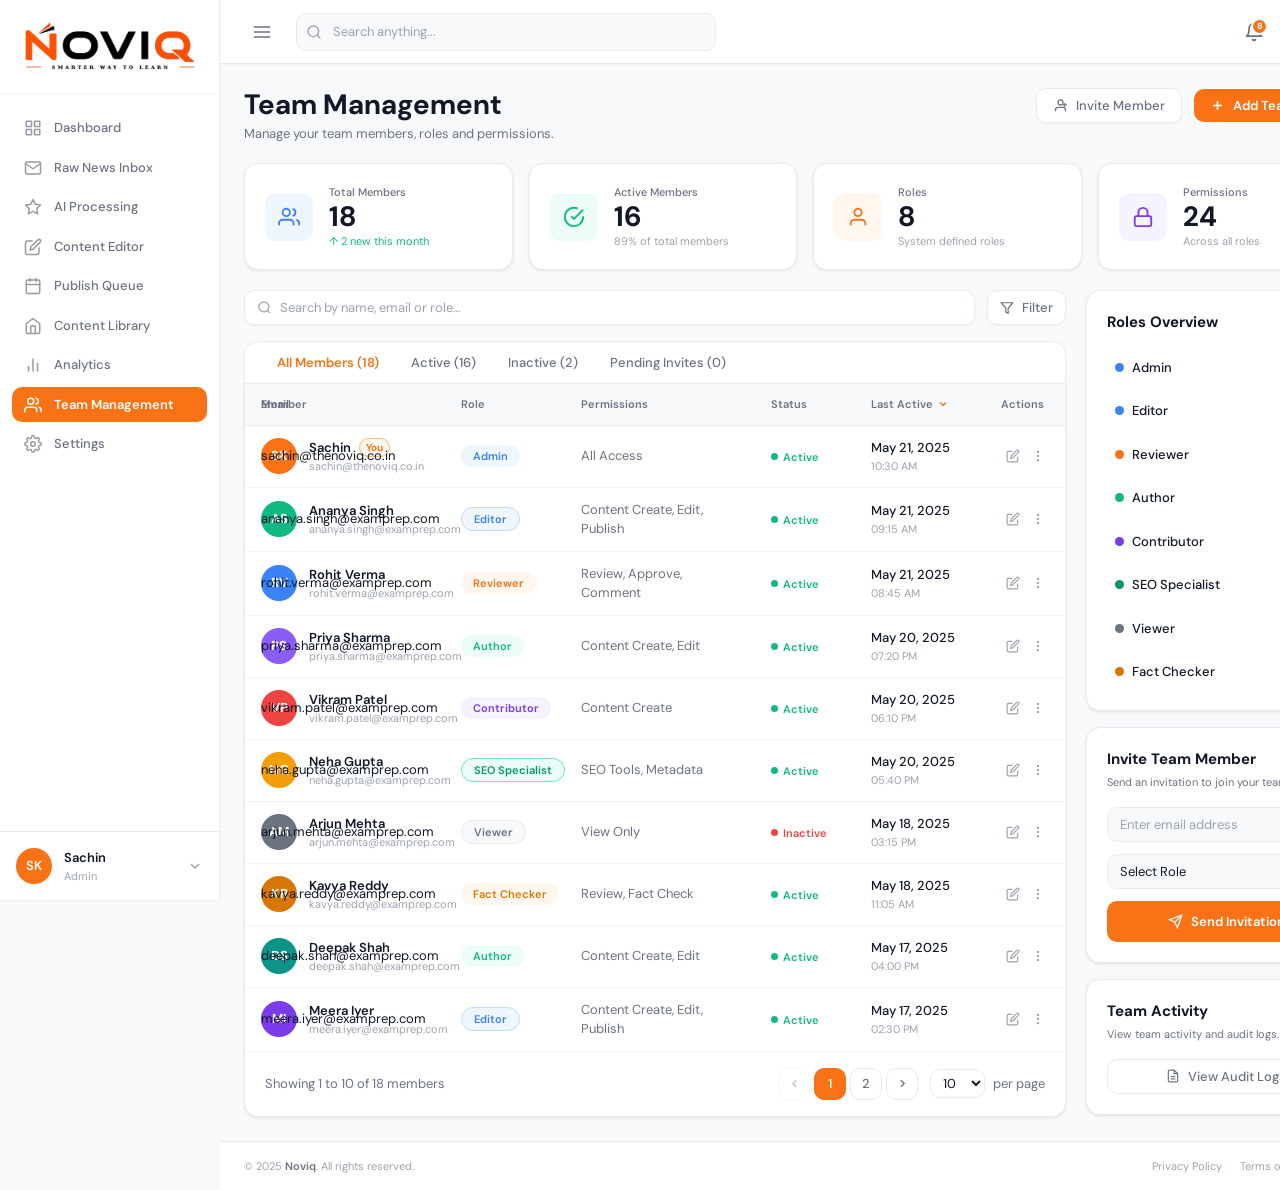
<file: pages/team-management.html>
<!DOCTYPE html>
<html lang="en">
<head>
  <meta charset="UTF-8" />
  <meta name="viewport" content="width=device-width, initial-scale=1.0" />
  <title>Team Management — Noviq</title>
  <link rel="stylesheet" href="../assets/css/global.css" />
  <link rel="icon" href="../assets/images/favicon.png" type="image/png" />
  <link rel="stylesheet" href="../assets/css/components.css" />
  <link rel="stylesheet" href="../assets/css/team.css" />
</head>
<body>

<!-- Mobile sidebar overlay -->
<div class="sidebar-overlay" id="sidebarOverlay"></div>

<div class="app-shell">


    <!-- ═══ SIDEBAR ═══ -->
    <aside class="sidebar">

      <div class="sidebar-logo">
        <div class="logo">
          <a href="/"><img src="../assets/images/logo.png" alt=""></a>
        </div>
      </div>

      <nav class="sidebar-nav">
        <a class="nav-item" href="dashboard.html">
          <svg viewBox="0 0 24 24" fill="none" stroke="currentColor" stroke-width="2" stroke-linecap="round" stroke-linejoin="round"><rect x="3" y="3" width="7" height="7"/><rect x="14" y="3" width="7" height="7"/><rect x="3" y="14" width="7" height="7"/><rect x="14" y="14" width="7" height="7"/></svg>
          Dashboard
        </a>
        <a class="nav-item" href="raw-news-inbox.html">
          <svg viewBox="0 0 24 24" fill="none" stroke="currentColor" stroke-width="2" stroke-linecap="round" stroke-linejoin="round"><path d="M4 4h16c1.1 0 2 .9 2 2v12c0 1.1-.9 2-2 2H4c-1.1 0-2-.9-2-2V6c0-1.1.9-2 2-2z"/><polyline points="22,6 12,13 2,6"/></svg>
          Raw News Inbox
        </a>
        <a class="nav-item" href="ai-processing.html">
          <svg viewBox="0 0 24 24" fill="none" stroke="currentColor" stroke-width="2" stroke-linecap="round" stroke-linejoin="round"><polygon points="12 2 15.09 8.26 22 9.27 17 14.14 18.18 21.02 12 17.77 5.82 21.02 7 14.14 2 9.27 8.91 8.26 12 2"/></svg>
          AI Processing
        </a>
        <a class="nav-item" href="content-editor.html">
          <svg viewBox="0 0 24 24" fill="none" stroke="currentColor" stroke-width="2" stroke-linecap="round" stroke-linejoin="round"><path d="M11 4H4a2 2 0 0 0-2 2v14a2 2 0 0 0 2 2h14a2 2 0 0 0 2-2v-7"/><path d="M18.5 2.5a2.121 2.121 0 0 1 3 3L12 15l-4 1 1-4 9.5-9.5z"/></svg>
          Content Editor
        </a>
        <a class="nav-item" href="publish-queue.html">
          <svg viewBox="0 0 24 24" fill="none" stroke="currentColor" stroke-width="2" stroke-linecap="round" stroke-linejoin="round"><rect x="3" y="4" width="18" height="18" rx="2" ry="2"/><line x1="16" y1="2" x2="16" y2="6"/><line x1="8" y1="2" x2="8" y2="6"/><line x1="3" y1="10" x2="21" y2="10"/></svg>
          Publish Queue
        </a>
        <a class="nav-item" href="content-library.html">
          <svg viewBox="0 0 24 24" fill="none" stroke="currentColor" stroke-width="2" stroke-linecap="round" stroke-linejoin="round"><path d="M3 9l9-7 9 7v11a2 2 0 0 1-2 2H5a2 2 0 0 1-2-2z"/><polyline points="9 22 9 12 15 12 15 22"/></svg>
          Content Library
        </a>
        <a class="nav-item" href="analytics.html">
          <svg viewBox="0 0 24 24" fill="none" stroke="currentColor" stroke-width="2" stroke-linecap="round" stroke-linejoin="round"><line x1="18" y1="20" x2="18" y2="10"/><line x1="12" y1="20" x2="12" y2="4"/><line x1="6" y1="20" x2="6" y2="14"/></svg>
          Analytics
        </a>
        <a class="nav-item active" href="team-management.html">
          <svg viewBox="0 0 24 24" fill="none" stroke="currentColor" stroke-width="2" stroke-linecap="round" stroke-linejoin="round"><path d="M17 21v-2a4 4 0 0 0-4-4H5a4 4 0 0 0-4 4v2"/><circle cx="9" cy="7" r="4"/><path d="M23 21v-2a4 4 0 0 0-3-3.87"/><path d="M16 3.13a4 4 0 0 1 0 7.75"/></svg>
          Team Management
        </a>
        <a class="nav-item" href="settings.html">
          <svg viewBox="0 0 24 24" fill="none" stroke="currentColor" stroke-width="2" stroke-linecap="round" stroke-linejoin="round"><circle cx="12" cy="12" r="3"/><path d="M19.4 15a1.65 1.65 0 0 0 .33 1.82l.06.06a2 2 0 0 1-2.83 2.83l-.06-.06a1.65 1.65 0 0 0-1.82-.33 1.65 1.65 0 0 0-1 1.51V21a2 2 0 0 1-4 0v-.09A1.65 1.65 0 0 0 9 19.4a1.65 1.65 0 0 0-1.82.33l-.06.06a2 2 0 0 1-2.83-2.83l.06-.06A1.65 1.65 0 0 0 4.68 15a1.65 1.65 0 0 0-1.51-1H3a2 2 0 0 1 0-4h.09A1.65 1.65 0 0 0 4.6 9a1.65 1.65 0 0 0-.33-1.82l-.06-.06a2 2 0 0 1 2.83-2.83l.06.06A1.65 1.65 0 0 0 9 4.68a1.65 1.65 0 0 0 1-1.51V3a2 2 0 0 1 4 0v.09a1.65 1.65 0 0 0 1 1.51 1.65 1.65 0 0 0 1.82-.33l.06-.06a2 2 0 0 1 2.83 2.83l-.06.06A1.65 1.65 0 0 0 19.4 9a1.65 1.65 0 0 0 1.51 1H21a2 2 0 0 1 0 4h-.09a1.65 1.65 0 0 0-1.51 1z"/></svg>
          Settings
        </a>
      </nav>

      <!-- <div class="sidebar-premium">
        <div class="premium-icon">
          <svg viewBox="0 0 24 24" fill="currentColor"><path d="M12 2l2.4 7.4H22l-6.2 4.5 2.4 7.4L12 17l-6.2 4.3 2.4-7.4L2 9.4h7.6z"/></svg>
        </div>
        <div class="premium-title">You're on Premium Plan</div>
        <div class="premium-desc">Unlimited access to all features and AI models.</div>
        <button class="btn-upgrade">Upgrade Plan</button>
      </div> -->

      <div class="sidebar-user">
        <div class="avatar-placeholder avatar-md" style="background:#F97316;font-size:13px;">SK</div>
        <div class="user-info">
          <div class="user-name">Sachin</div>
          <div class="user-role">Admin</div>
        </div>
        <svg class="chevron-icon" viewBox="0 0 24 24" fill="none" stroke="currentColor" stroke-width="2">
          <polyline points="6 9 12 15 18 9"/>
        </svg>
      </div>

    </aside>

  <!-- ═══ MAIN AREA ═══ -->
  <div class="main-area">


    <!-- ═══ HEADER ═══ -->
    <header class="header">
      <button class="header-menu-btn" id="sidebarToggle">
        <svg viewBox="0 0 24 24" fill="none" stroke="currentColor" stroke-width="2" stroke-linecap="round" stroke-linejoin="round">
          <line x1="3" y1="12" x2="21" y2="12"/>
          <line x1="3" y1="6"  x2="21" y2="6"/>
          <line x1="3" y1="18" x2="21" y2="18"/>
        </svg>
      </button>

      <div class="header-search">
        <svg class="search-icon" viewBox="0 0 24 24" fill="none" stroke="currentColor" stroke-width="2" stroke-linecap="round" stroke-linejoin="round">
          <circle cx="11" cy="11" r="8"/><line x1="21" y1="21" x2="16.65" y2="16.65"/>
        </svg>
        <input type="text" class="search-input" placeholder="Search anything..." autocomplete="off" spellcheck="false" />
        <!-- <span class="search-kbd">⌘K</span> -->
      </div>

      <div class="header-right">
        <div class="header-notif">
          <svg viewBox="0 0 24 24" fill="none" stroke="currentColor" stroke-width="2" stroke-linecap="round" stroke-linejoin="round">
            <path d="M18 8A6 6 0 0 0 6 8c0 7-3 9-3 9h18s-3-2-3-9"/>
            <path d="M13.73 21a2 2 0 0 1-3.46 0"/>
          </svg>
          <span class="notif-badge">8</span>
        </div>
        <div class="header-user">
          <div class="user-info">
            <div class="user-name">Sachin</div>
            <div class="user-role">Admin</div>
          </div>
          <svg class="chevron-icon" viewBox="0 0 24 24" fill="none" stroke="currentColor" stroke-width="2">
            <polyline points="6 9 12 15 18 9"/>
          </svg>
        </div>
      </div>
    </header>

        <!-- ═══ PAGE CONTENT ═══ -->
    <main class="page-content">

      <!-- Page header -->
      <div class="tm-page-header">
        <div>
          <h1 class="tm-page-title">Team Management</h1>
          <p class="tm-page-subtitle">Manage your team members, roles and permissions.</p>
        </div>
        <div class="tm-header-actions">
          <button class="tm-invite-btn" id="tmInviteBtn">
            <svg viewBox="0 0 24 24" fill="none" stroke="currentColor" stroke-width="2"><path d="M20 21v-2a4 4 0 0 0-4-4H8a4 4 0 0 0-4 4v2"/><circle cx="12" cy="7" r="4"/><line x1="19" y1="8" x2="19" y2="14"/><line x1="22" y1="11" x2="16" y2="11"/></svg>
            Invite Member
          </button>
          <button class="tm-add-btn" id="tmAddBtn">
            <svg viewBox="0 0 24 24" fill="none" stroke="currentColor" stroke-width="2.5"><line x1="12" y1="5" x2="12" y2="19"/><line x1="5" y1="12" x2="19" y2="12"/></svg>
            Add Team Member
          </button>
        </div>
      </div>

      <!-- Stats row -->
      <div class="tm-stats-row">
        <div class="tm-stat-card">
          <div class="tm-stat-icon blue">
            <svg viewBox="0 0 24 24" fill="none" stroke="currentColor" stroke-width="2"><path d="M17 21v-2a4 4 0 0 0-4-4H5a4 4 0 0 0-4 4v2"/><circle cx="9" cy="7" r="4"/><path d="M23 21v-2a4 4 0 0 0-3-3.87"/><path d="M16 3.13a4 4 0 0 1 0 7.75"/></svg>
          </div>
          <div>
            <div class="tm-stat-label">Total Members</div>
            <div class="tm-stat-value" id="statTotal">18</div>
            <div class="tm-stat-sub up">↑ 2 new this month</div>
          </div>
        </div>
        <div class="tm-stat-card">
          <div class="tm-stat-icon green">
            <svg viewBox="0 0 24 24" fill="none" stroke="currentColor" stroke-width="2"><path d="M22 11.08V12a10 10 0 1 1-5.93-9.14"/><polyline points="22 4 12 14.01 9 11.01"/></svg>
          </div>
          <div>
            <div class="tm-stat-label">Active Members</div>
            <div class="tm-stat-value" id="statActive">16</div>
            <div class="tm-stat-sub" id="statActivePct">89% of total members</div>
          </div>
        </div>
        <div class="tm-stat-card">
          <div class="tm-stat-icon orange">
            <svg viewBox="0 0 24 24" fill="none" stroke="currentColor" stroke-width="2"><path d="M20 21v-2a4 4 0 0 0-4-4H8a4 4 0 0 0-4 4v2"/><circle cx="12" cy="7" r="4"/></svg>
          </div>
          <div>
            <div class="tm-stat-label">Roles</div>
            <div class="tm-stat-value" id="statRoles">6</div>
            <div class="tm-stat-sub">System defined roles</div>
          </div>
        </div>
        <div class="tm-stat-card">
          <div class="tm-stat-icon purple">
            <svg viewBox="0 0 24 24" fill="none" stroke="currentColor" stroke-width="2"><rect x="3" y="11" width="18" height="11" rx="2"/><path d="M7 11V7a5 5 0 0 1 10 0v4"/></svg>
          </div>
          <div>
            <div class="tm-stat-label">Permissions</div>
            <div class="tm-stat-value" id="statPerms">24</div>
            <div class="tm-stat-sub">Across all roles</div>
          </div>
        </div>
      </div>

      <!-- Main layout: table + sidebar -->
      <div class="tm-layout">

        <!-- ── Table section ── -->
        <div class="tm-table-section">

          <!-- Search + filter bar -->
          <div class="tm-filter-bar">
            <div class="tm-search">
              <svg viewBox="0 0 24 24" fill="none" stroke="currentColor" stroke-width="2"><circle cx="11" cy="11" r="8"/><line x1="21" y1="21" x2="16.65" y2="16.65"/></svg>
              <input type="text" class="tm-search-input" id="tmSearchInput" placeholder="Search by name, email or role…" />
            </div>
            <button class="tm-filter-btn" id="tmFilterBtn">
              <svg viewBox="0 0 24 24" fill="none" stroke="currentColor" stroke-width="2"><polygon points="22 3 2 3 10 12.46 10 19 14 21 14 12.46 22 3"/></svg>
              Filter
            </button>
          </div>

          <!-- Tabs -->
          <div class="tm-tabs" style="padding:0 var(--space-4);background:var(--bg-white);border:1px solid var(--border-color);border-bottom:none;border-radius:var(--radius-lg) var(--radius-lg) 0 0;">
            <button class="tm-tab active" data-tab="all"      id="tabAll">All Members (18)</button>
            <button class="tm-tab"        data-tab="active"   id="tabActive">Active (16)</button>
            <button class="tm-tab"        data-tab="inactive" id="tabInactive">Inactive (2)</button>
            <button class="tm-tab"        data-tab="pending"  id="tabPending">Pending Invites (0)</button>
          </div>

          <!-- Table card -->
          <div class="tm-table-card">
            <table class="tm-table">
              <colgroup>
                <col class="col-member"><col class="col-email"><col class="col-role">
                <col class="col-perms"><col class="col-status"><col class="col-active"><col class="col-actions">
              </colgroup>
              <thead>
                <tr>
                  <th class="col-member">Member</th>
                  <th class="col-email">Email</th>
                  <th class="col-role">Role</th>
                  <th class="col-perms">Permissions</th>
                  <th class="col-status">Status</th>
                  <th class="col-active">
                    <span class="tm-th-sort">
                      Last Active
                      <svg viewBox="0 0 24 24" fill="none" stroke="currentColor" stroke-width="2.5"><polyline points="6 9 12 15 18 9"/></svg>
                    </span>
                  </th>
                  <th class="col-actions">Actions</th>
                </tr>
              </thead>
              <tbody id="tmTbody">
                <!-- Rendered by team.js -->
              </tbody>
            </table>

            <!-- Pagination -->
            <div class="tm-pagination">
              <span class="tm-pagination-info" id="tmPaginationInfo">Showing 1 to 10 of 18 members</span>
              <div class="tm-pagination-right">
                <div class="tm-pg-pages" id="tmPages"></div>
                <div class="tm-per-page">
                  <select class="tm-per-page-select" id="tmPerPageSelect">
                    <option value="10" selected>10</option>
                    <option value="25">25</option>
                    <option value="50">50</option>
                  </select>
                  per page
                </div>
              </div>
            </div>
          </div>

        </div><!-- /tm-table-section -->

        <!-- ── Right sidebar ── -->
        <div class="tm-sidebar">

          <!-- Roles overview -->
          <div class="tm-sidebar-card">
            <div class="tm-roles-title">Roles Overview</div>
            <div class="tm-roles-list" id="tmRolesList">
              <!-- Rendered by team.js -->
            </div>
          </div>

          <!-- Invite form -->
          <div class="tm-sidebar-card">
            <div class="tm-invite-title" id="tmSidebarInviteTitle" style="cursor:pointer;">Invite Team Member</div>
            <div class="tm-invite-sub">Send an invitation to join your team.</div>
            <div class="tm-invite-form">
              <input type="email" class="tm-form-input" id="tmSidebarEmail" placeholder="Enter email address" />
              <select class="tm-form-select" id="tmSidebarRole">
                <option value="">Select Role</option>
                <option value="admin">Admin</option>
                <option value="editor">Editor</option>
                <option value="reviewer">Reviewer</option>
                <option value="author">Author</option>
                <option value="contributor">Contributor</option>
                <option value="seo">SEO Specialist</option>
                <option value="viewer">Viewer</option>
                <option value="factchecker">Fact Checker</option>
              </select>
              <button class="tm-send-btn" id="tmSendInviteBtn">
                <svg viewBox="0 0 24 24" fill="none" stroke="currentColor" stroke-width="2"><line x1="22" y1="2" x2="11" y2="13"/><polygon points="22 2 15 22 11 13 2 9 22 2"/></svg>
                Send Invitation
              </button>
            </div>
          </div>

          <!-- Team Activity -->
          <div class="tm-sidebar-card">
            <div class="tm-activity-title">Team Activity</div>
            <div class="tm-activity-sub">View team activity and audit logs.</div>
            <button class="tm-audit-btn" id="tmAuditBtn">
              <svg viewBox="0 0 24 24" fill="none" stroke="currentColor" stroke-width="2"><path d="M14 2H6a2 2 0 0 0-2 2v16a2 2 0 0 0 2 2h12a2 2 0 0 0 2-2V8z"/><polyline points="14 2 14 8 20 8"/><line x1="16" y1="13" x2="8" y2="13"/><line x1="16" y1="17" x2="8" y2="17"/></svg>
              View Audit Logs
            </button>
          </div>

        </div><!-- /tm-sidebar -->

      </div><!-- /tm-layout -->

    </main>

    <!-- ════ ADD / INVITE MEMBER MODAL ════ -->
    <div class="tm-modal-overlay" id="tmAddOverlay">
      <div class="tm-modal">
        <div class="tm-modal-header">
          <span class="tm-modal-title">Add Team Member</span>
          <button class="tm-modal-close" id="tmAddClose">
            <svg viewBox="0 0 24 24" fill="none" stroke="currentColor" stroke-width="2.5"><line x1="18" y1="6" x2="6" y2="18"/><line x1="6" y1="6" x2="18" y2="18"/></svg>
          </button>
        </div>
        <div class="tm-modal-body">
          <div class="tm-mfield-row">
            <div class="tm-mfield">
              <label class="tm-mlabel">First Name <span class="req">*</span></label>
              <input type="text" class="tm-minput" id="tmAddFirstName" placeholder="Enter first name" />
            </div>
            <div class="tm-mfield">
              <label class="tm-mlabel">Last Name</label>
              <input type="text" class="tm-minput" id="tmAddLastName" placeholder="Enter last name" />
            </div>
          </div>
          <div class="tm-mfield">
            <label class="tm-mlabel">Email Address <span class="req">*</span></label>
            <input type="email" class="tm-minput" id="tmAddEmail" placeholder="Enter email address" />
          </div>
          <div class="tm-mfield-row">
            <div class="tm-mfield">
              <label class="tm-mlabel">Role <span class="req">*</span></label>
              <select class="tm-mselect" id="tmAddRole">
                <option value="">Select role</option>
                <option value="admin">Admin</option>
                <option value="editor">Editor</option>
                <option value="reviewer">Reviewer</option>
                <option value="author">Author</option>
                <option value="contributor">Contributor</option>
                <option value="seo">SEO Specialist</option>
                <option value="viewer">Viewer</option>
                <option value="factchecker">Fact Checker</option>
              </select>
            </div>
            <div class="tm-mfield">
              <label class="tm-mlabel">Phone (optional)</label>
              <input type="tel" class="tm-minput" id="tmAddPhone" placeholder="+91 00000 00000" />
            </div>
          </div>
          <div class="tm-mfield">
            <label class="tm-mlabel">Permissions</label>
            <div class="tm-perm-grid">
              <label class="tm-perm-check" data-perm="Create"><input type="checkbox" /> Create Content</label>
              <label class="tm-perm-check" data-perm="Edit">  <input type="checkbox" /> Edit Content</label>
              <label class="tm-perm-check" data-perm="Publish"><input type="checkbox" /> Publish Content</label>
              <label class="tm-perm-check" data-perm="Review"><input type="checkbox" /> Review & Approve</label>
              <label class="tm-perm-check" data-perm="Delete"><input type="checkbox" /> Delete Content</label>
              <label class="tm-perm-check" data-perm="Comment"><input type="checkbox" /> Comments</label>
              <label class="tm-perm-check" data-perm="SEO">   <input type="checkbox" /> SEO Tools</label>
              <label class="tm-perm-check" data-perm="Analytics"><input type="checkbox" /> Analytics</label>
            </div>
          </div>
        </div>
        <div class="tm-modal-footer">
          <button class="tm-modal-cancel" id="tmAddCancel">Cancel</button>
          <button class="tm-modal-submit" id="tmAddSubmit">Add Member</button>
        </div>
      </div>
    </div>

    <!-- ════ INVITE MEMBER MODAL (separate from Add Member) ════ -->
    <div class="tm-modal-overlay" id="tmInviteOverlay">
      <div class="tm-modal" style="max-width:500px;">
        <div class="tm-modal-header">
          <span class="tm-modal-title">Invite Team Member</span>
          <button class="tm-modal-close" id="tmInviteClose">
            <svg viewBox="0 0 24 24" fill="none" stroke="currentColor" stroke-width="2.5"><line x1="18" y1="6" x2="6" y2="18"/><line x1="6" y1="6" x2="18" y2="18"/></svg>
          </button>
        </div>

        <div class="tm-modal-body" style="gap:var(--space-4);">

          <!-- Hero area -->
          <div class="tm-invite-modal-hero">
            <div class="tm-invite-modal-icon">
              <svg viewBox="0 0 24 24" fill="none" stroke="currentColor" stroke-width="1.5" stroke-linecap="round" stroke-linejoin="round">
                <path d="M4 4h16c1.1 0 2 .9 2 2v12c0 1.1-.9 2-2 2H4c-1.1 0-2-.9-2-2V6c0-1.1.9-2 2-2z"/>
                <polyline points="22,6 12,13 2,6"/>
              </svg>
            </div>
            <div>
              <div class="tm-invite-modal-hero-title">Send an Invitation Link</div>
              <div class="tm-invite-modal-hero-sub">The invited member will receive an email with a link to join your workspace.</div>
            </div>
          </div>

          <!-- Email field — supports multiple -->
          <div class="tm-mfield">
            <label class="tm-mlabel">Email Address(es) <span class="req">*</span></label>
            <div class="tm-invite-emails-wrap" id="tmInviteEmailsWrap">
              <div class="tm-invite-tags" id="tmInviteEmailTags"></div>
              <input type="email" class="tm-invite-email-input" id="tmInviteEmailInput"
                placeholder="Enter email and press Enter…" />
            </div>
            <div style="font-size:10px;color:var(--text-muted);margin-top:4px;">Press Enter or comma to add multiple emails</div>
          </div>

          <!-- Role -->
          <div class="tm-mfield">
            <label class="tm-mlabel">Role to Assign <span class="req">*</span></label>
            <select class="tm-mselect" id="tmInviteRole">
              <option value="">Select a role</option>
              <option value="admin">Admin — Full access to everything</option>
              <option value="editor">Editor — Create, edit, publish content</option>
              <option value="reviewer">Reviewer — Review and approve content</option>
              <option value="author">Author — Create and edit content</option>
              <option value="contributor">Contributor — Create content only</option>
              <option value="seo">SEO Specialist — SEO tools and metadata</option>
              <option value="viewer">Viewer — View only access</option>
              <option value="factchecker">Fact Checker — Review and fact-check</option>
            </select>
          </div>

          <!-- Role permissions preview -->
          <div class="tm-invite-role-preview" id="tmInviteRolePreview" style="display:none;">
            <div class="tm-invite-role-preview-label">This role includes:</div>
            <div class="tm-invite-role-preview-perms" id="tmInviteRolePerms"></div>
          </div>

          <!-- Personal message -->
          <div class="tm-mfield">
            <label class="tm-mlabel">Personal Message (optional)</label>
            <textarea class="tm-minput" id="tmInviteMessage" rows="3"
              style="resize:none;line-height:1.6;"
              placeholder="Add a welcome note to your invitation…"></textarea>
          </div>

          <!-- Link expiry -->
          <div class="tm-mfield">
            <label class="tm-mlabel">Link Expires After</label>
            <select class="tm-mselect" id="tmInviteExpiry">
              <option value="24h">24 hours</option>
              <option value="3d" selected>3 days</option>
              <option value="7d">7 days</option>
              <option value="never">Never expires</option>
            </select>
          </div>

          <!-- Copy link row -->
          <div class="tm-invite-copy-row">
            <svg viewBox="0 0 24 24" fill="none" stroke="currentColor" stroke-width="2"><path d="M10 13a5 5 0 0 0 7.54.54l3-3a5 5 0 0 0-7.07-7.07l-1.72 1.71"/><path d="M14 11a5 5 0 0 0-7.54-.54l-3 3a5 5 0 0 0 7.07 7.07l1.71-1.71"/></svg>
            Or share the invite link directly
            <button class="tm-copy-link-btn" id="tmCopyLinkBtn">Copy Link</button>
          </div>

        </div>

        <div class="tm-modal-footer">
          <button class="tm-modal-cancel" id="tmInviteCancel">Cancel</button>
          <button class="tm-modal-submit" id="tmInviteSubmit">
            <svg viewBox="0 0 24 24" fill="none" stroke="currentColor" stroke-width="2" style="width:14px;height:14px;margin-right:4px;"><line x1="22" y1="2" x2="11" y2="13"/><polygon points="22 2 15 22 11 13 2 9 22 2"/></svg>
            Send Invitation
          </button>
        </div>
      </div>
    </div>
    <!-- ════ EDIT MEMBER MODAL ════ -->
    <div class="tm-modal-overlay" id="tmEditOverlay">
      <div class="tm-modal">
        <div class="tm-modal-header">
          <span class="tm-modal-title">Edit Member</span>
          <button class="tm-modal-close" id="tmEditClose">
            <svg viewBox="0 0 24 24" fill="none" stroke="currentColor" stroke-width="2.5"><line x1="18" y1="6" x2="6" y2="18"/><line x1="6" y1="6" x2="18" y2="18"/></svg>
          </button>
        </div>
        <div class="tm-modal-body">
          <div class="tm-edit-avatar-row">
            <div class="tm-edit-avatar" id="tmEditAvatar"><span id="tmEditAvatarInit">SK</span></div>
            <div>
              <div style="font-size:var(--font-size-md);font-weight:700;color:var(--text-primary)" id="tmEditName">Member Name</div>
              <div style="font-size:var(--font-size-xs);color:var(--text-muted)">Edit member details below</div>
            </div>
          </div>
          <div class="tm-mfield">
            <label class="tm-mlabel">Email Address</label>
            <input type="email" class="tm-minput" id="tmEditEmail" />
          </div>
          <div class="tm-mfield-row">
            <div class="tm-mfield">
              <label class="tm-mlabel">Role</label>
              <select class="tm-mselect" id="tmEditRole">
                <option value="admin">Admin</option>
                <option value="editor">Editor</option>
                <option value="reviewer">Reviewer</option>
                <option value="author">Author</option>
                <option value="contributor">Contributor</option>
                <option value="seo">SEO Specialist</option>
                <option value="viewer">Viewer</option>
                <option value="factchecker">Fact Checker</option>
              </select>
            </div>
            <div class="tm-mfield">
              <label class="tm-mlabel">Status</label>
              <select class="tm-mselect" id="tmEditStatus">
                <option value="active">Active</option>
                <option value="inactive">Inactive</option>
              </select>
            </div>
          </div>
        </div>
        <div class="tm-modal-footer">
          <button class="tm-modal-cancel" id="tmEditCancel">Cancel</button>
          <button class="tm-modal-submit" id="tmEditSave">Save Changes</button>
        </div>
      </div>
    </div>

    <!-- ════ REMOVE CONFIRM MODAL ════ -->
    <div class="tm-modal-overlay" id="tmRemoveOverlay">
      <div class="tm-modal" style="max-width:420px;">
        <div class="tm-modal-header">
          <span class="tm-modal-title">Remove Member</span>
          <button class="tm-modal-close" id="tmRemoveClose">
            <svg viewBox="0 0 24 24" fill="none" stroke="currentColor" stroke-width="2.5"><line x1="18" y1="6" x2="6" y2="18"/><line x1="6" y1="6" x2="18" y2="18"/></svg>
          </button>
        </div>
        <div class="tm-modal-body" style="gap:var(--space-3);">
          <div style="text-align:center;padding:8px 0;">
            <div style="font-size:40px;margin-bottom:12px;">⚠️</div>
            <p style="font-size:var(--font-size-sm);color:var(--text-secondary);line-height:1.6;">
              Are you sure you want to remove<br>
              <strong id="tmRemoveName">Member Name</strong>
              (<span id="tmRemoveEmail" style="color:var(--text-muted)"></span>)<br>
              from the team? This action cannot be undone.
            </p>
          </div>
        </div>
        <div class="tm-modal-footer">
          <button class="tm-modal-cancel" id="tmRemoveCancel">Keep Member</button>
          <button class="tm-modal-submit danger" id="tmRemoveConfirm">Remove Member</button>
        </div>
      </div>
    </div>

    <!-- ════ AUDIT LOG MODAL ════ -->
    <div class="tm-modal-overlay" id="tmAuditOverlay">
      <div class="tm-modal" style="max-width:580px;">
        <div class="tm-modal-header">
          <span class="tm-modal-title">Team Audit Log</span>
          <button class="tm-modal-close" id="tmAuditClose">
            <svg viewBox="0 0 24 24" fill="none" stroke="currentColor" stroke-width="2.5"><line x1="18" y1="6" x2="6" y2="18"/><line x1="6" y1="6" x2="18" y2="18"/></svg>
          </button>
        </div>
        <div class="tm-modal-body" style="padding:0 var(--space-5);">
          <div class="tm-audit-list" id="tmAuditList">
            <!-- Rendered by JS -->
          </div>
        </div>
        <div class="tm-modal-footer">
          <button class="tm-modal-cancel" id="tmAuditCloseBtn" onclick="document.getElementById('tmAuditOverlay').classList.remove('open')">Close</button>
          <button class="tm-modal-submit" onclick="showTmToast('Exporting audit log…','info')">Export Log</button>
        </div>
      </div>
    </div>


    <!-- ═══ FOOTER ═══ -->
    <footer class="site-footer">
      <div class="footer-left">
        &copy; 2025 <strong>Noviq</strong>. All rights reserved.
      </div>
      <div class="footer-right">
        <a href="#">Privacy Policy</a>
        <span class="footer-sep">·</span>
        <a href="#">Terms of Use</a>
        <span class="footer-sep">·</span>
        <a href="#">Support</a>
      </div>
    </footer>

  </div><!-- /main-area -->
</div><!-- /app-shell -->

  <script src="../assets/js/main.js"></script>
  <script src="../assets/js/team.js"></script>

</body>
</html>
</file>
<file: assets/css/global.css>
/* ============================================================
   GLOBAL CSS — Noviq
   ============================================================ */

@import url('https://fonts.googleapis.com/css2?family=DM+Sans:ital,opsz,wght@0,9..40,300;0,9..40,400;0,9..40,500;0,9..40,600;0,9..40,700;1,9..40,400&family=DM+Mono:wght@400;500&display=swap');

/* ── Variables ── */
:root {
  --brand-primary:       #F97316;
  --brand-primary-light: #FFF7ED;
  --brand-primary-mid:   #FDBA74;
  --brand-dark:          #EA580C;

  --bg-base:      #F8F9FB;
  --bg-white:     #FFFFFF;
  --border-color: #E8ECF0;
  --border-light: #F1F4F7;

  --text-primary:   #111827;
  --text-secondary: #6B7280;
  --text-muted:     #9CA3AF;
  --text-inverse:   #FFFFFF;

  --color-success:    #10B981;
  --color-success-bg: #ECFDF5;
  --color-warning:    #F59E0B;
  --color-warning-bg: #FFFBEB;
  --color-danger:     #EF4444;
  --color-danger-bg:  #FEF2F2;
  --color-info:       #3B82F6;
  --color-info-bg:    #EFF6FF;

  --space-1: 4px;  --space-2: 8px;   --space-3: 12px;
  --space-4: 16px; --space-5: 20px;  --space-6: 24px;
  --space-8: 32px; --space-10: 40px;

  --radius-sm: 6px; --radius-md: 10px; --radius-lg: 14px;
  --radius-xl: 20px; --radius-full: 9999px;

  --shadow-xs: 0 1px 2px rgba(0,0,0,.04);
  --shadow-sm: 0 1px 4px rgba(0,0,0,.06), 0 1px 2px rgba(0,0,0,.04);
  --shadow-md: 0 4px 12px rgba(0,0,0,.08), 0 2px 4px rgba(0,0,0,.04);
  --shadow-lg: 0 8px 24px rgba(0,0,0,.10), 0 4px 8px rgba(0,0,0,.06);

  --sidebar-width: 220px;
  --header-height: 64px;

  --font-body: 'DM Sans', sans-serif;
  --font-mono: 'DM Mono', monospace;
  --font-size-xs:   11px; --font-size-sm:   13px;
  --font-size-base: 14px; --font-size-md:   15px;
  --font-size-lg:   18px; --font-size-xl:   22px;
  --font-size-2xl:  28px; --font-size-3xl:  36px;

  --transition-fast:   150ms ease;
  --transition-normal: 260ms ease;
  --transition-slow:   400ms ease;
}

/* ── Reset ── */
*, *::before, *::after { box-sizing: border-box; margin: 0; padding: 0; }
html { font-size: 14px; scroll-behavior: smooth; -webkit-text-size-adjust: 100%; }
body {
  font-family: var(--font-body);
  font-size: var(--font-size-base);
  color: var(--text-primary);
  background: var(--bg-base);
  line-height: 1.5;
  -webkit-font-smoothing: antialiased;
  overflow-x: hidden;
}
a   { text-decoration: none; color: inherit; }
ul, ol { list-style: none; }
img, svg { display: block; max-width: 100%; }
button { cursor: pointer; border: none; background: none; font-family: inherit; font-size: inherit; }
input, textarea, select { font-family: inherit; font-size: inherit; outline: none; border: none; background: none; }

/* ── App Shell ── */
.app-shell { display: flex; min-height: 100vh; }

/* SIDEBAR
   JS controls width (desktop) and transform (mobile) via inline styles.
   This base rule just sets position + transition.                        */
.sidebar {
  position: fixed;
  top: 0; left: 0;
  width: var(--sidebar-width);
  height: 100vh;
  z-index: 100;
  overflow: hidden;
  transition: width 260ms ease, transform 260ms ease;
}

/* MAIN AREA
   JS controls margin-left via inline styles on desktop.                  */
.main-area {
  flex: 1;
  margin-left: var(--sidebar-width);
  display: flex;
  flex-direction: column;
  min-height: 100vh;
  transition: margin-left 260ms ease;
}

.page-content {
  flex: 1;
  padding: var(--space-6);
  overflow-y: auto;
}

/* OVERLAY
   JS sets display/opacity/pointerEvents directly.                        */
.sidebar-overlay {
  display: none;
  position: fixed;
  inset: 0;
  background: rgba(0,0,0,.46);
  z-index: 99;
  opacity: 0;
  pointer-events: none;
  transition: opacity 260ms ease;
}

/* ── Utilities ── */
.text-xs{font-size:var(--font-size-xs)}.text-sm{font-size:var(--font-size-sm)}
.text-base{font-size:var(--font-size-base)}.text-md{font-size:var(--font-size-md)}
.text-lg{font-size:var(--font-size-lg)}.text-xl{font-size:var(--font-size-xl)}
.text-2xl{font-size:var(--font-size-2xl)}
.font-normal{font-weight:400}.font-medium{font-weight:500}
.font-semibold{font-weight:600}.font-bold{font-weight:700}
.text-primary{color:var(--text-primary)}.text-secondary{color:var(--text-secondary)}
.text-muted{color:var(--text-muted)}.text-brand{color:var(--brand-primary)}
.text-success{color:var(--color-success)}.text-danger{color:var(--color-danger)}
.text-warning{color:var(--color-warning)}
.flex{display:flex}.flex-col{flex-direction:column}.flex-wrap{flex-wrap:wrap}
.items-center{align-items:center}.items-start{align-items:flex-start}
.items-end{align-items:flex-end}.justify-between{justify-content:space-between}
.justify-center{justify-content:center}.justify-end{justify-content:flex-end}
.gap-1{gap:var(--space-1)}.gap-2{gap:var(--space-2)}.gap-3{gap:var(--space-3)}
.gap-4{gap:var(--space-4)}.gap-6{gap:var(--space-6)}.flex-1{flex:1}
.p-2{padding:var(--space-2)}.p-3{padding:var(--space-3)}.p-4{padding:var(--space-4)}
.p-5{padding:var(--space-5)}.p-6{padding:var(--space-6)}
.mt-1{margin-top:var(--space-1)}.mt-2{margin-top:var(--space-2)}
.mt-4{margin-top:var(--space-4)}.mb-2{margin-bottom:var(--space-2)}
.mb-4{margin-bottom:var(--space-4)}.mb-6{margin-bottom:var(--space-6)}

/* ── Card ── */
.card { background:var(--bg-white); border-radius:var(--radius-lg); border:1px solid var(--border-color); box-shadow:var(--shadow-sm); }

/* ── Badge ── */
.badge { display:inline-flex; align-items:center; gap:var(--space-1); padding:2px var(--space-2); border-radius:var(--radius-full); font-size:var(--font-size-xs); font-weight:600; white-space:nowrap; }
.badge-success{background:var(--color-success-bg);color:var(--color-success)}
.badge-danger {background:var(--color-danger-bg); color:var(--color-danger)}
.badge-warning{background:var(--color-warning-bg);color:var(--color-warning)}
.badge-info   {background:var(--color-info-bg);   color:var(--color-info)}
.badge-brand  {background:var(--brand-primary-light);color:var(--brand-primary)}

/* ── Buttons ── */
.btn { display:inline-flex; align-items:center; justify-content:center; gap:var(--space-2); padding:var(--space-2) var(--space-4); border-radius:var(--radius-md); font-size:var(--font-size-sm); font-weight:500; transition:all var(--transition-fast); white-space:nowrap; }
.btn-primary { background:var(--brand-primary); color:#fff; border:1.5px solid var(--brand-primary); }
.btn-primary:hover { background:var(--brand-dark); border-color:var(--brand-dark); }
.btn-outline { background:transparent; color:var(--brand-primary); border:1.5px solid var(--brand-primary); }
.btn-outline:hover { background:var(--brand-primary-light); }
.btn-ghost { background:transparent; color:var(--text-secondary); border:1.5px solid var(--border-color); }
.btn-ghost:hover { background:var(--bg-base); color:var(--text-primary); }

/* ── Avatar ── */
.avatar{border-radius:var(--radius-full);object-fit:cover;flex-shrink:0}
.avatar-sm{width:28px;height:28px}.avatar-md{width:36px;height:36px}.avatar-lg{width:44px;height:44px}
.avatar-placeholder { display:flex; align-items:center; justify-content:center; border-radius:var(--radius-full); font-weight:600; color:#fff; background:var(--brand-primary); flex-shrink:0; }

.divider{border:none;border-top:1px solid var(--border-color)}

/* ── Scrollbar ── */
::-webkit-scrollbar{width:5px;height:5px}
::-webkit-scrollbar-track{background:transparent}
::-webkit-scrollbar-thumb{background:var(--border-color);border-radius:var(--radius-full)}
::-webkit-scrollbar-thumb:hover{background:var(--text-muted)}

/* ── Empty page state ── */
.page-empty { display:flex; flex-direction:column; align-items:center; justify-content:center; min-height:60vh; gap:var(--space-4); color:var(--text-muted); }
.page-empty .empty-icon{width:56px;height:56px;opacity:.3}
.page-empty h2{font-size:var(--font-size-lg);font-weight:600;color:var(--text-secondary)}
.page-empty p{font-size:var(--font-size-sm);color:var(--text-muted)}

/* ══════════════════════════════════════════════════════════
   RESPONSIVE
══════════════════════════════════════════════════════════ */

/* Tablet */
@media (max-width: 1100px) {
  :root { --sidebar-width: 200px; }
}

/* Mobile — sidebar slides over content, main area is full width */
@media (max-width: 768px) {
  .sidebar {
    width: 240px;         /* always full width on mobile */
    transform: translateX(-100%); /* hidden off-screen; JS sets inline transform to open */
  }

  .main-area {
    margin-left: 0;       /* full width; JS does NOT touch margin on mobile */
    width: 100%;
  }

  .sidebar-overlay {
    display: none;        /* JS sets display:block when opening */
  }

  /* Header adjustments */
  .header { padding: 0 var(--space-4); gap: var(--space-3); }
  .header-search { max-width: none; flex: 1; }
  .header-user .user-info { display: none; }
  .search-kbd { display: none; }

  .page-content { padding: var(--space-4); }

  .site-footer {
    flex-direction: column;
    gap: var(--space-2);
    text-align: center;
    padding: var(--space-4);
  }
}

@media (max-width: 480px) {
  .page-content { padding: var(--space-3); }
  .header { padding: 0 var(--space-3); gap: var(--space-2); }
}

/* ════════════════════════════════════════════════════════════
   GLOBAL MOBILE RESPONSIVE — Tables, Cards, Grids
   Applies across ALL pages. No page-specific overrides needed.
════════════════════════════════════════════════════════════ */

/* ── Universal table scroll wrapper ─────────────────────── */
/* Any table inside a card becomes horizontally scrollable
   on small screens instead of overflowing the layout.        */
.table-scroll-wrap {
  overflow-x: auto;
  -webkit-overflow-scrolling: touch;
}

/* ── Scrollable table hint (visible on small screens) ────── */
@media (max-width: 640px) {
  /* Make all data tables horizontally scrollable */
  table {
    display: block;
    overflow-x: auto;
    -webkit-overflow-scrolling: touch;
    max-width: 100%;
  }

  /* Keep thead/tbody/tr/td as their semantic roles inside the block */
  thead, tbody, tfoot { display: table; width: 100%; }

  /* Prevent text wrapping in table cells — let the table scroll instead */
  /* th, td { white-space: nowrap; } */

  .cl-preview-overlay {
    display: none;
  }
}

/* ── Grid layouts → single column on mobile ──────────────── */
@media (max-width: 640px) {
  /* Any CSS grid that uses auto/repeat patterns */
  [style*="grid-template-columns"] {
    grid-template-columns: 1fr !important;
  }
}

/* ── Card stacking ────────────────────────────────────────── */
@media (max-width: 768px) {
  .card-grid-2,
  .card-grid-3,
  .card-grid-4 {
    grid-template-columns: 1fr !important;
  }
}

/* ── Modals — full-screen on very small devices ──────────── */
@media (max-width: 480px) {
  /* Any element with .modal class or common modal patterns */
  [class*="modal"],
  [class*="-overlay"] > [class*="-modal"],
  [class*="-overlay"] > [class*="-card"],
  [class*="-overlay"] > div:first-child {
    border-radius: var(--radius-lg) !important;
    max-width: calc(100vw - 24px) !important;
  }
}

/* ── Toast — full width on mobile ────────────────────────── */
@media (max-width: 640px) {
  #toastWrap {
    left: var(--space-3) !important;
    right: var(--space-3) !important;
    bottom: var(--space-4) !important;
    width: auto !important;
  }
}
</file>
<file: assets/css/components.css>
/* ============================================================
   COMPONENTS CSS — Noviq
   Sidebar · Header · Cards · Nav
   ============================================================ */

/* ── SIDEBAR ── */
/* position / width / height / transitions owned by global.css */
/* components.css only sets visual styles                       */
.sidebar {
  background: var(--bg-white);
  border-right: 1px solid var(--border-color);
  display: flex;
  flex-direction: column;
  box-shadow: var(--shadow-xs);
}

/* Logo */
.sidebar-logo {
  display: flex;
  align-items: center;
  gap: var(--space-3);
  padding: var(--space-5) var(--space-5);
  border-bottom: 1px solid var(--border-light);
  min-height: var(--header-height);
}

.sidebar-logo .logo-icon {
  width: 36px;
  height: 36px;
  background: var(--brand-primary);
  border-radius: var(--radius-md);
  display: flex;
  align-items: center;
  justify-content: center;
  flex-shrink: 0;
}

.sidebar-logo .logo-icon svg {
  width: 20px;
  height: 20px;
  color: white;
}

.sidebar-logo .logo-text {
  display: flex;
  flex-direction: column;
}

.sidebar-logo .logo-name {
  font-size: var(--font-size-md);
  font-weight: 700;
  color: var(--text-primary);
  line-height: 1.2;
}

.sidebar-logo .logo-sub {
  font-size: var(--font-size-xs);
  color: var(--text-muted);
  font-weight: 400;
}

/* Nav */
.sidebar-nav {
  flex: 1;
  padding: var(--space-4) var(--space-3);
  overflow-y: auto;
  display: flex;
  flex-direction: column;
  gap: var(--space-1);
}

.nav-item {
  display: flex;
  align-items: center;
  gap: var(--space-3);
  padding: var(--space-2) var(--space-3);
  border-radius: var(--radius-md);
  color: var(--text-secondary);
  font-size: var(--font-size-sm);
  font-weight: 500;
  text-decoration: none;
  transition: all var(--transition-fast);
  cursor: pointer;
  white-space: nowrap;
  position: relative;
}

.nav-item svg {
  width: 18px;
  height: 18px;
  flex-shrink: 0;
  opacity: 0.7;
}

.nav-item:hover {
  background: var(--bg-base);
  color: var(--text-primary);
}

.nav-item:hover svg {
  opacity: 1;
}

.nav-item.active {
  background: var(--brand-primary);
  color: var(--text-inverse);
  font-weight: 600;
}

.nav-item.active svg {
  opacity: 1;
  color: white;
}

/* Premium Banner */
.sidebar-premium {
  margin: var(--space-4) var(--space-3);
  padding: var(--space-4);
  background: linear-gradient(135deg, var(--brand-primary-light) 0%, #FEF3C7 100%);
  border-radius: var(--radius-lg);
  border: 1px solid var(--brand-primary-mid);
  text-align: center;
}

.sidebar-premium .premium-icon {
  width: 32px;
  height: 32px;
  margin: 0 auto var(--space-2);
  background: var(--brand-primary);
  border-radius: var(--radius-full);
  display: flex;
  align-items: center;
  justify-content: center;
}

.sidebar-premium .premium-icon svg {
  width: 16px;
  height: 16px;
  color: white;
}

.sidebar-premium .premium-title {
  font-size: var(--font-size-sm);
  font-weight: 700;
  color: var(--text-primary);
  margin-bottom: var(--space-1);
}

.sidebar-premium .premium-desc {
  font-size: var(--font-size-xs);
  color: var(--text-secondary);
  line-height: 1.4;
  margin-bottom: var(--space-3);
}

.sidebar-premium .btn-upgrade {
  display: block;
  width: 100%;
  padding: var(--space-2) var(--space-3);
  border: 1.5px solid var(--brand-primary);
  border-radius: var(--radius-md);
  color: var(--brand-primary);
  font-size: var(--font-size-xs);
  font-weight: 600;
  background: var(--bg-white);
  cursor: pointer;
  transition: all var(--transition-fast);
}

.sidebar-premium .btn-upgrade:hover {
  background: var(--brand-primary);
  color: white;
}

/* User Profile */
.sidebar-user {
  display: flex;
  align-items: center;
  gap: var(--space-3);
  padding: var(--space-4) var(--space-4);
  border-top: 1px solid var(--border-color);
  cursor: pointer;
  transition: background var(--transition-fast);
}

.sidebar-user:hover {
  background: var(--bg-base);
}

.sidebar-user .user-info {
  flex: 1;
  min-width: 0;
}

.sidebar-user .user-name {
  font-size: var(--font-size-sm);
  font-weight: 600;
  color: var(--text-primary);
  white-space: nowrap;
  overflow: hidden;
  text-overflow: ellipsis;
}

.sidebar-user .user-role {
  font-size: var(--font-size-xs);
  color: var(--text-muted);
}

.sidebar-user .chevron-icon {
  width: 16px;
  height: 16px;
  color: var(--text-muted);
  flex-shrink: 0;
}

/* ── HEADER ── */
.header {
  height: var(--header-height);
  background: var(--bg-white);
  border-bottom: 1px solid var(--border-color);
  display: flex;
  align-items: center;
  padding: 0 var(--space-6);
  gap: var(--space-4);
  box-shadow: var(--shadow-xs);
}

/* Hamburger */
.header-menu-btn {
  width: 36px;
  height: 36px;
  display: flex;
  align-items: center;
  justify-content: center;
  border-radius: var(--radius-md);
  color: var(--text-secondary);
  cursor: pointer;
  transition: all var(--transition-fast);
  flex-shrink: 0;
}

.header-menu-btn:hover {
  background: var(--bg-base);
  color: var(--text-primary);
}

.header-menu-btn svg {
  width: 20px;
  height: 20px;
}

/* Search */
.header-search {
  flex: 1;
  max-width: 420px;
  position: relative;
}

.header-search .search-input {
  width: 100%;
  height: 38px;
  background: var(--bg-base);
  border: 1.5px solid var(--border-color);
  border-radius: var(--radius-md);
  padding: 0 var(--space-3) 0 36px;
  font-size: var(--font-size-sm);
  color: var(--text-primary);
  transition: all var(--transition-fast);
}

.header-search .search-input::placeholder {
  color: var(--text-muted);
}

.header-search .search-input:focus {
  border-color: var(--brand-primary);
  background: var(--bg-white);
  box-shadow: 0 0 0 3px rgba(249, 115, 22, 0.1);
}

.header-search .search-icon {
  position: absolute;
  left: 10px;
  top: 50%;
  transform: translateY(-50%);
  width: 16px;
  height: 16px;
  color: var(--text-muted);
  pointer-events: none;
}

.header-search .search-kbd {
  position: absolute;
  right: 10px;
  top: 50%;
  transform: translateY(-50%);
  display: flex;
  align-items: center;
  gap: 2px;
  font-size: 10px;
  color: var(--text-muted);
  background: var(--border-color);
  padding: 1px 6px;
  border-radius: var(--radius-sm);
  font-family: var(--font-mono);
  pointer-events: none;
}

/* Header Right */
.header-right {
  display: flex;
  align-items: center;
  gap: var(--space-3);
  margin-left: auto;
}

/* Notification Bell */
.header-notif {
  position: relative;
  width: 36px;
  height: 36px;
  display: flex;
  align-items: center;
  justify-content: center;
  border-radius: var(--radius-md);
  color: var(--text-secondary);
  cursor: pointer;
  transition: all var(--transition-fast);
}

.header-notif:hover {
  background: var(--bg-base);
  color: var(--text-primary);
}

.header-notif svg {
  width: 20px;
  height: 20px;
}

.header-notif .notif-badge {
  position: absolute;
  top: 4px;
  right: 4px;
  width: 17px;
  height: 17px;
  background: var(--brand-primary);
  border-radius: var(--radius-full);
  border: 2px solid white;
  display: flex;
  align-items: center;
  justify-content: center;
  font-size: 9px;
  font-weight: 700;
  color: white;
  line-height: 1;
}

/* Header User */
.header-user {
  display: flex;
  align-items: center;
  gap: var(--space-2);
  cursor: pointer;
  padding: var(--space-1) var(--space-2);
  border-radius: var(--radius-md);
  transition: background var(--transition-fast);
}

.header-user:hover {
  background: var(--bg-base);
}

.header-user .user-info {
  text-align: right;
}

.header-user .user-name {
  font-size: var(--font-size-sm);
  font-weight: 600;
  color: var(--text-primary);
}

.header-user .user-role {
  font-size: var(--font-size-xs);
  color: var(--text-muted);
}

.header-user .chevron-icon {
  width: 16px;
  height: 16px;
  color: var(--text-muted);
}

/* ── SIDEBAR COLLAPSE & OVERLAY ──
   All collapse/overlay/mobile logic lives in global.css.
   Nothing to override here.                              */

/* ── FOOTER ── */
.site-footer {
  display: flex;
  align-items: center;
  justify-content: space-between;
  gap: var(--space-4);
  padding: var(--space-4) var(--space-6);
  border-top: 1px solid var(--border-color);
  background: var(--bg-white);
  font-size: var(--font-size-xs);
  color: var(--text-muted);
  flex-shrink: 0;
}

.site-footer strong {
  color: var(--text-secondary);
  font-weight: 600;
}

.site-footer .footer-right {
  display: flex;
  align-items: center;
  gap: var(--space-2);
}

.site-footer .footer-right a {
  color: var(--text-muted);
  text-decoration: none;
  transition: color var(--transition-fast);
}

.site-footer .footer-right a:hover {
  color: var(--brand-primary);
}

.footer-sep {
  color: var(--border-color);
}

/* ════════════════════════════════════════════════════════════
   INTERACTIVE UI — Dropdowns · Modals · Toasts · Calendar
   ════════════════════════════════════════════════════════════ */

/* ── Generic Dropdown ── */
.ui-dropdown {
  position: absolute;
  background: var(--bg-white);
  border: 1px solid var(--border-color);
  border-radius: var(--radius-lg);
  box-shadow: var(--shadow-lg);
  z-index: 999;
  min-width: 220px;
  opacity: 0;
  transform: translateY(-6px);
  transition: opacity 150ms ease, transform 150ms ease;
  overflow: hidden;
}

.ui-dropdown--open {
  opacity: 1;
  transform: translateY(0);
}

/* Dropdown items */
.dd-item {
  display: flex;
  align-items: center;
  gap: var(--space-3);
  width: 100%;
  padding: var(--space-2) var(--space-4);
  font-size: var(--font-size-sm);
  font-weight: 500;
  color: var(--text-primary);
  background: none;
  border: none;
  cursor: pointer;
  text-align: left;
  transition: background var(--transition-fast);
}

.dd-item svg { width: 16px; height: 16px; color: var(--text-secondary); flex-shrink: 0; }

.dd-item:hover    { background: var(--bg-base); }
.dd-item--active  { background: var(--brand-primary-light); color: var(--brand-primary); }
.dd-item--active svg { color: var(--brand-primary); }
.dd-item--danger  { color: var(--color-danger); }
.dd-item--danger svg { color: var(--color-danger); }
.dd-item--danger:hover { background: var(--color-danger-bg); }

.dd-divider {
  border-top: 1px solid var(--border-light);
  margin: var(--space-1) 0;
}

/* ── Profile Dropdown ── */
.dd-profile { min-width: 260px; }

.dd-profile-header {
  display: flex;
  align-items: center;
  gap: var(--space-3);
  padding: var(--space-4) var(--space-4) var(--space-3);
}

.dd-profile-name {
  font-size: var(--font-size-sm);
  font-weight: 700;
  color: var(--text-primary);
}

.dd-profile-role {
  font-size: var(--font-size-xs);
  color: var(--text-muted);
  margin-top: 2px;
}

/* ── Notifications Dropdown ── */
.dd-notif { min-width: 340px; max-width: 360px; }

.dd-notif-header {
  display: flex;
  align-items: center;
  justify-content: space-between;
  padding: var(--space-3) var(--space-4);
  border-bottom: 1px solid var(--border-light);
}

.dd-notif-heading {
  font-size: var(--font-size-sm);
  font-weight: 700;
  color: var(--text-primary);
}

.dd-mark-all {
  font-size: var(--font-size-xs);
  color: var(--brand-primary);
  font-weight: 500;
  cursor: pointer;
  background: none;
  border: none;
}
.dd-mark-all:disabled { color: var(--color-success); cursor: default; }

.dd-notif-list { max-height: 320px; overflow-y: auto; }

.dd-notif-item {
  display: flex;
  align-items: flex-start;
  gap: var(--space-3);
  padding: var(--space-3) var(--space-4);
  border-bottom: 1px solid var(--border-light);
  position: relative;
  transition: background var(--transition-fast);
  cursor: pointer;
}

.dd-notif-item:last-child { border-bottom: none; }
.dd-notif-item:hover      { background: var(--bg-base); }
.dd-notif-item--unread    { background: var(--brand-primary-light); }
.dd-notif-item--unread:hover { background: #fdebd0; }

.dd-notif-icon { font-size: 18px; flex-shrink: 0; margin-top: 2px; }

.dd-notif-body { flex: 1; min-width: 0; }

.dd-notif-title {
  font-size: var(--font-size-sm);
  font-weight: 600;
  color: var(--text-primary);
  margin-bottom: 2px;
}

.dd-notif-text {
  font-size: var(--font-size-xs);
  color: var(--text-secondary);
  line-height: 1.4;
  white-space: nowrap;
  overflow: hidden;
  text-overflow: ellipsis;
}

.dd-notif-time {
  font-size: 10px;
  color: var(--text-muted);
  margin-top: 4px;
}

.dd-notif-dot {
  width: 8px; height: 8px;
  background: var(--brand-primary);
  border-radius: var(--radius-full);
  flex-shrink: 0;
  margin-top: 6px;
}

.dd-notif-footer {
  padding: var(--space-2) var(--space-4);
  border-top: 1px solid var(--border-light);
  text-align: center;
}

.dd-view-all-notif {
  font-size: var(--font-size-xs);
  font-weight: 600;
  color: var(--brand-primary);
  background: none;
  border: none;
  cursor: pointer;
  padding: var(--space-1) 0;
}

.dd-view-all-notif:hover { text-decoration: underline; }

/* ── Small dropdown (range select etc) ── */
.dd-small { min-width: 160px; padding: var(--space-1) 0; }

/* ── Calendar Dropdown ── */
.dd-calendar { min-width: 280px; padding: var(--space-3); }

.cal-header {
  display: flex;
  align-items: center;
  justify-content: space-between;
  margin-bottom: var(--space-3);
}

.cal-month {
  font-size: var(--font-size-sm);
  font-weight: 600;
  color: var(--text-primary);
}

.cal-nav {
  width: 28px; height: 28px;
  border-radius: var(--radius-md);
  background: var(--bg-base);
  border: 1px solid var(--border-color);
  font-size: 18px;
  line-height: 1;
  color: var(--text-secondary);
  cursor: pointer;
  display: flex;
  align-items: center;
  justify-content: center;
  transition: all var(--transition-fast);
}
.cal-nav:hover { background: var(--brand-primary); color: white; border-color: var(--brand-primary); }

.cal-grid {
  display: grid;
  grid-template-columns: repeat(7, 1fr);
  gap: 3px;
}

.cal-dow {
  text-align: center;
  font-size: 10px;
  font-weight: 600;
  color: var(--text-muted);
  padding: var(--space-1) 0;
}

.cal-cell {
  width: 100%;
  aspect-ratio: 1;
  border-radius: var(--radius-sm);
  background: none;
  border: none;
  font-size: var(--font-size-xs);
  color: var(--text-primary);
  cursor: pointer;
  display: flex;
  align-items: center;
  justify-content: center;
  transition: all var(--transition-fast);
}

.cal-cell:hover      { background: var(--bg-base); }
.cal-cell--empty     { pointer-events: none; }
.cal-cell--active    { background: var(--brand-primary) !important; color: white !important; font-weight: 700; }

/* ── Search Results Dropdown ── */
.search-results-dd {
  min-width: unset;
  padding: var(--space-1) 0;
}

.search-results-dd .dd-item { font-size: var(--font-size-sm); }
.search-results-dd mark {
  background: var(--brand-primary-light);
  color: var(--brand-primary);
  font-weight: 700;
  border-radius: 2px;
  padding: 0 2px;
}

/* ── Modal ── */
.ui-modal-overlay {
  position: fixed;
  inset: 0;
  background: rgba(0, 0, 0, 0.40);
  z-index: 1000;
  display: flex;
  align-items: center;
  justify-content: center;
  opacity: 0;
  transition: opacity 200ms ease;
  padding: var(--space-4);
}

.ui-modal-overlay--open { opacity: 1; }

.ui-modal {
  background: var(--bg-white);
  border-radius: var(--radius-xl);
  box-shadow: var(--shadow-lg);
  width: 100%;
  max-width: 480px;
  transform: scale(0.95);
  transition: transform 200ms ease;
  overflow: hidden;
}

.ui-modal-overlay--open .ui-modal { transform: scale(1); }

.ui-modal-header {
  display: flex;
  align-items: center;
  justify-content: space-between;
  padding: var(--space-5) var(--space-6) var(--space-4);
  border-bottom: 1px solid var(--border-light);
}

.ui-modal-title {
  font-size: var(--font-size-md);
  font-weight: 700;
  color: var(--text-primary);
}

.ui-modal-close {
  width: 32px; height: 32px;
  border-radius: var(--radius-md);
  display: flex;
  align-items: center;
  justify-content: center;
  color: var(--text-muted);
  cursor: pointer;
  background: none;
  border: none;
  transition: all var(--transition-fast);
}
.ui-modal-close svg { width: 18px; height: 18px; }
.ui-modal-close:hover { background: var(--bg-base); color: var(--text-primary); }

.ui-modal-body { padding: var(--space-5) var(--space-6); }

.ui-modal-footer {
  display: flex;
  align-items: center;
  justify-content: flex-end;
  gap: var(--space-3);
  padding: var(--space-4) var(--space-6) var(--space-5);
  border-top: 1px solid var(--border-light);
}

/* Profile modal content */
.profile-modal-content {
  display: flex;
  gap: var(--space-6);
  align-items: flex-start;
}

.profile-modal-avatar {
  display: flex;
  flex-direction: column;
  align-items: center;
  flex-shrink: 0;
}

.profile-modal-fields {
  flex: 1;
  display: flex;
  flex-direction: column;
  gap: var(--space-3);
}

.profile-field {
  display: flex;
  flex-direction: column;
  gap: 4px;
}

.profile-field label {
  font-size: var(--font-size-xs);
  font-weight: 600;
  color: var(--text-secondary);
  text-transform: uppercase;
  letter-spacing: 0.04em;
}

.ui-input {
  width: 100%;
  padding: var(--space-2) var(--space-3);
  background: var(--bg-base);
  border: 1.5px solid var(--border-color);
  border-radius: var(--radius-md);
  font-size: var(--font-size-sm);
  color: var(--text-primary);
  font-family: var(--font-body);
  transition: border-color var(--transition-fast);
}
.ui-input:focus { border-color: var(--brand-primary); background: var(--bg-white); outline: none; box-shadow: 0 0 0 3px rgba(249,115,22,0.10); }
.ui-input[readonly] { opacity: 0.6; cursor: not-allowed; }

/* ── Toast ── */
#toastWrap {
  position: fixed;
  bottom: 24px;
  right: 24px;
  z-index: 2000;
}

.ui-toast {
  padding: var(--space-3) var(--space-5);
  border-radius: var(--radius-lg);
  font-size: var(--font-size-sm);
  font-weight: 500;
  color: white;
  box-shadow: var(--shadow-lg);
  transform: translateY(12px);
  opacity: 0;
  transition: all 250ms ease;
  white-space: nowrap;
}

.ui-toast--show     { transform: translateY(0); opacity: 1; }
.ui-toast--info     { background: var(--text-primary); }
.ui-toast--success  { background: var(--color-success); }
.ui-toast--warning  { background: var(--color-warning); }
.ui-toast--danger   { background: var(--color-danger); }

/* ════════════════════════════════════════════════════════════
   MOBILE FIXES — Hamburger always visible, sidebar z-index
════════════════════════════════════════════════════════════ */

/* Sidebar shadow on mobile so it overlaps content visibly */
@media (max-width: 768px) {
  .sidebar {
    box-shadow: 4px 0 24px rgba(0,0,0,.15);
    z-index: 200; /* above overlay */
  }

  /* Header menu button — always visible on mobile */
  .header-menu-btn {
    display: flex !important;
  }

  /* Notification text hidden, just show badge */
  .header-notif-text { display: none; }

  /* Header search shrinks nicely */
  .header-search { min-width: 0; }
  .search-input  { font-size: var(--font-size-xs); }
}

/* On desktop, hide hamburger when sidebar is fully expanded
   (it's still clickable for collapse) */
@media (min-width: 769px) {
  .header-menu-btn {
    display: flex;
  }
}

/* Sidebar overflow fix — allow scrolling long nav on small heights */
@media (max-height: 600px) {
  .sidebar { overflow-y: auto; }
  .sidebar-premium { display: none; }
}

/* ── Responsive toast ── */
.ui-toast-wrap,
#toastWrap {
  position: fixed;
  bottom: var(--space-6);
  right: var(--space-6);
  z-index: 9999;
  pointer-events: none;
}

@media (max-width: 640px) {
  .ui-toast-wrap,
  #toastWrap {
    left: var(--space-3);
    right: var(--space-3);
    bottom: var(--space-4);
  }

  .ui-toast {
    width: 100% !important;
    text-align: center;
  }
}

/* ── Dropdown z-index fix for mobile ── */
.ui-dropdown {
  z-index: 10000 !important;
}
</file>
<file: assets/css/ai-processing.css>
/* ============================================================
   AI PROCESSING CSS — Noviq
   Page-specific styles only. Sidebar/Header/Footer untouched.
   ============================================================ */

/* ── Page header bar ── */
.aip-page-header {
  display: flex;
  align-items: flex-start;
  justify-content: space-between;
  margin-bottom: var(--space-5);
  gap: var(--space-4);
}
.aip-page-title {
  font-size: var(--font-size-2xl);
  font-weight: 700;
  color: var(--text-primary);
  line-height: 1.2;
}
.aip-page-subtitle {
  font-size: var(--font-size-sm);
  color: var(--text-secondary);
  margin-top: var(--space-1);
}
.aip-back-btn {
  display: flex;
  align-items: center;
  gap: var(--space-2);
  padding: var(--space-2) var(--space-4);
  background: var(--bg-white);
  border: 1.5px solid var(--border-color);
  border-radius: var(--radius-md);
  font-size: var(--font-size-sm);
  font-weight: 500;
  color: var(--text-secondary);
  cursor: pointer;
  transition: all var(--transition-fast);
  white-space: nowrap;
  flex-shrink: 0;
  box-shadow: var(--shadow-xs);
}
.aip-back-btn:hover { border-color: var(--brand-primary); color: var(--brand-primary); }
.aip-back-btn svg { width: 15px; height: 15px; }

/* ── Two-column layout ── */
.aip-layout {
  display: grid;
  grid-template-columns: 1fr 1fr;
  gap: var(--space-5);
  align-items: start;
}

/* ── Card shared styles ── */
.aip-card {
  background: var(--bg-white);
  border: 1px solid var(--border-color);
  border-radius: var(--radius-lg);
  box-shadow: var(--shadow-sm);
  overflow: hidden;
}

/* ════════════════════════════════════════════════════════════
   LEFT — ORIGINAL ARTICLE CARD
════════════════════════════════════════════════════════════ */
.aip-orig-header {
  display: flex;
  align-items: center;
  justify-content: space-between;
  padding: var(--space-5) var(--space-5) var(--space-4);
  border-bottom: 1px solid var(--border-light);
}
.aip-orig-label {
  font-size: var(--font-size-md);
  font-weight: 600;
  color: var(--text-primary);
}
.aip-source-badge {
  display: flex;
  align-items: center;
  gap: var(--space-2);
}
.aip-source-logo {
  width: 28px; height: 28px;
  border-radius: var(--radius-sm);
  display: flex; align-items: center; justify-content: center;
  font-size: 10px; font-weight: 800;
  color: #fff;
  flex-shrink: 0;
}
.aip-source-name {
  font-size: var(--font-size-sm);
  font-weight: 600;
  color: var(--text-primary);
}
.aip-source-ext {
  color: var(--text-muted);
  display: flex; align-items: center;
  cursor: pointer;
  transition: color var(--transition-fast);
}
.aip-source-ext:hover { color: var(--brand-primary); }
.aip-source-ext svg { width: 13px; height: 13px; }

.aip-orig-body { padding: var(--space-5); }

.aip-article-title {
  font-size: var(--font-size-xl);
  font-weight: 700;
  color: var(--text-primary);
  line-height: 1.3;
  margin-bottom: var(--space-2);
}
.aip-article-meta {
  font-size: var(--font-size-xs);
  color: var(--text-muted);
  margin-bottom: var(--space-4);
  display: flex;
  align-items: center;
  gap: var(--space-2);
}

.aip-article-image {
  width: 100%;
  height: 200px;
  border-radius: var(--radius-md);
  background: var(--border-color);
  overflow: hidden;
  margin-bottom: var(--space-4);
  display: flex;
  align-items: center;
  justify-content: center;
  font-size: 64px;
  position: relative;
}
.aip-article-image img {
  width: 100%; height: 100%;
  object-fit: cover;
  position: absolute; inset: 0;
}

.aip-article-body {
  font-size: var(--font-size-sm);
  color: var(--text-secondary);
  line-height: 1.7;
  display: flex;
  flex-direction: column;
  gap: var(--space-3);
  margin-bottom: var(--space-5);
}

.aip-source-link {
  font-size: var(--font-size-sm);
  color: var(--text-secondary);
  margin-bottom: var(--space-5);
}
.aip-source-link a {
  color: var(--brand-primary);
  font-weight: 500;
  text-decoration: none;
}
.aip-source-link a:hover { text-decoration: underline; }

.aip-article-divider {
  border: none;
  border-top: 1px solid var(--border-light);
  margin-bottom: var(--space-4);
}

/* Meta footer row */
.aip-meta-row {
  display: flex;
  align-items: flex-start;
  gap: 0;
}
.aip-meta-cell {
  flex: 1;
  display: flex;
  align-items: flex-start;
  gap: var(--space-2);
  padding-right: var(--space-4);
}
.aip-meta-cell:not(:last-child) {
  border-right: 1px solid var(--border-light);
  margin-right: var(--space-4);
}
.aip-meta-cell svg { width: 15px; height: 15px; color: var(--text-muted); margin-top: 1px; flex-shrink: 0; }
.aip-meta-label { font-size: var(--font-size-xs); color: var(--text-muted); font-weight: 500; }
.aip-meta-val   { font-size: var(--font-size-sm); color: var(--text-primary); font-weight: 500; margin-top: 2px; }

/* Navigate arrow between cards */
.aip-nav-arrow {
  position: absolute;
  left: 50%;
  top: 50%;
  transform: translate(-50%, -50%);
  width: 38px; height: 38px;
  background: var(--bg-white);
  border: 1.5px solid var(--border-color);
  border-radius: var(--radius-full);
  display: flex; align-items: center; justify-content: center;
  box-shadow: var(--shadow-md);
  cursor: pointer;
  transition: all var(--transition-fast);
  z-index: 2;
  color: var(--text-secondary);
}
.aip-nav-arrow:hover { background: var(--brand-primary); border-color: var(--brand-primary); color: #fff; }
.aip-nav-arrow svg { width: 18px; height: 18px; }

.aip-layout-wrapper {
  position: relative;
}

/* ════════════════════════════════════════════════════════════
   RIGHT — AI GENERATED CONTENT CARD
════════════════════════════════════════════════════════════ */
.aip-gen-header {
  display: flex;
  align-items: center;
  justify-content: space-between;
  padding: var(--space-5) var(--space-5) var(--space-4);
  border-bottom: 1px solid var(--border-light);
}
.aip-gen-header-left {
  display: flex;
  align-items: center;
  gap: var(--space-3);
}
.aip-gen-label {
  font-size: var(--font-size-md);
  font-weight: 600;
  color: var(--text-primary);
}
.aip-status-badge {
  display: inline-flex;
  align-items: center;
  gap: var(--space-1);
  padding: 3px var(--space-2);
  border-radius: var(--radius-full);
  font-size: var(--font-size-xs);
  font-weight: 600;
}
.aip-status-badge.generated { background: #ECFDF5; color: #10B981; }
.aip-status-badge.processing{ background: #FFF7ED; color: #F97316; }
.aip-status-badge.error     { background: #FEF2F2; color: #EF4444; }

.aip-raw-btn {
  display: flex; align-items: center; gap: var(--space-2);
  padding: var(--space-1) var(--space-3);
  background: var(--bg-base);
  border: 1.5px solid var(--border-color);
  border-radius: var(--radius-md);
  font-size: var(--font-size-xs);
  font-weight: 500;
  color: var(--text-secondary);
  cursor: pointer;
  transition: all var(--transition-fast);
  white-space: nowrap;
}
.aip-raw-btn:hover { border-color: var(--brand-primary); color: var(--brand-primary); }
.aip-raw-btn svg { width: 13px; height: 13px; }

.aip-gen-body { padding: var(--space-4) var(--space-5); display: flex; flex-direction: column; gap: var(--space-1); }

/* ── Section blocks ── */
.aip-section {
  border: 1px solid var(--border-light);
  border-radius: var(--radius-md);
  overflow: hidden;
  background: var(--bg-white);
}

.aip-section-header {
  display: flex;
  align-items: center;
  justify-content: space-between;
  padding: var(--space-3) var(--space-4);
  background: var(--bg-base);
  cursor: pointer;
  user-select: none;
  transition: background var(--transition-fast);
}
.aip-section-header:hover { background: #F0F0F0; }

.aip-section-title {
  display: flex;
  align-items: center;
  gap: var(--space-2);
  font-size: var(--font-size-sm);
  font-weight: 600;
  color: var(--text-primary);
}
.aip-section-icon { font-size: 16px; }

.aip-copy-btn {
  width: 28px; height: 28px;
  border-radius: var(--radius-sm);
  display: flex; align-items: center; justify-content: center;
  color: var(--text-muted);
  background: none;
  border: none;
  cursor: pointer;
  transition: all var(--transition-fast);
  flex-shrink: 0;
}
.aip-copy-btn:hover { background: var(--border-color); color: var(--text-primary); }
.aip-copy-btn svg { width: 14px; height: 14px; }

.aip-section-body {
  padding: var(--space-3) var(--space-4) var(--space-4);
  border-top: 1px solid var(--border-light);
  font-size: var(--font-size-sm);
  color: var(--text-secondary);
  line-height: 1.65;
}

/* Summary */
.aip-summary-text { color: var(--text-secondary); line-height: 1.65; }

/* Key Points */
.aip-keypoints-list {
  list-style: disc;
  padding-left: var(--space-5);
  display: flex;
  flex-direction: column;
  gap: var(--space-1);
}
.aip-keypoints-list li { color: var(--text-secondary); line-height: 1.5; }

/* MCQ */
.aip-mcq-question {
  font-weight: 600;
  color: var(--text-primary);
  margin-bottom: var(--space-3);
  line-height: 1.4;
}
.aip-mcq-options {
  display: flex;
  flex-direction: column;
  gap: var(--space-2);
  margin-bottom: var(--space-3);
}
.aip-option {
  display: flex;
  align-items: center;
  gap: var(--space-3);
  padding: var(--space-2) var(--space-3);
  border-radius: var(--radius-md);
  cursor: pointer;
  transition: background var(--transition-fast);
  border: 1.5px solid transparent;
}
.aip-option:hover { background: var(--bg-base); }
.aip-option.correct {
  background: #ECFDF5;
  border-color: #10B981;
}
.aip-option.wrong {
  background: #FEF2F2;
  border-color: #EF4444;
}
.aip-option-radio {
  width: 17px; height: 17px;
  border-radius: var(--radius-full);
  border: 2px solid var(--border-color);
  display: flex; align-items: center; justify-content: center;
  flex-shrink: 0;
  transition: all var(--transition-fast);
}
.aip-option.selected .aip-option-radio,
.aip-option.correct  .aip-option-radio {
  border-color: var(--brand-primary);
  background: var(--brand-primary);
}
.aip-option.correct .aip-option-radio { border-color: #10B981; background: #10B981; }
.aip-option-radio-dot {
  width: 7px; height: 7px;
  border-radius: var(--radius-full);
  background: #fff;
  display: none;
}
.aip-option.selected .aip-option-radio-dot,
.aip-option.correct  .aip-option-radio-dot { display: block; }

.aip-option-label { font-size: var(--font-size-sm); color: var(--text-primary); }

.aip-answer-badge {
  display: inline-flex;
  align-items: center;
  gap: var(--space-2);
  padding: var(--space-2) var(--space-3);
  background: #ECFDF5;
  border-radius: var(--radius-md);
  font-size: var(--font-size-sm);
  font-weight: 600;
  color: #059669;
}
.aip-answer-badge svg { width: 15px; height: 15px; }

/* Explanation */
.aip-explanation-text { color: var(--text-secondary); line-height: 1.65; }

/* ── Action footer ── */
.aip-gen-footer {
  display: flex;
  align-items: center;
  gap: var(--space-3);
  padding: var(--space-4) var(--space-5);
  border-top: 1px solid var(--border-light);
  background: var(--bg-white);
}

.aip-btn-regenerate {
  display: flex; align-items: center; gap: var(--space-2);
  padding: var(--space-2) var(--space-4);
  background: var(--bg-white);
  border: 1.5px solid var(--border-color);
  border-radius: var(--radius-md);
  font-size: var(--font-size-sm);
  font-weight: 500;
  color: var(--text-secondary);
  cursor: pointer;
  transition: all var(--transition-fast);
  white-space: nowrap;
}
.aip-btn-regenerate:hover { border-color: var(--brand-primary); color: var(--brand-primary); }
.aip-btn-regenerate.spinning svg { animation: aip-spin .8s linear infinite; }
@keyframes aip-spin { to { transform: rotate(360deg); } }
.aip-btn-regenerate svg { width: 15px; height: 15px; }

.aip-btn-edit {
  display: flex; align-items: center; gap: var(--space-2);
  padding: var(--space-2) var(--space-4);
  background: var(--bg-white);
  border: 1.5px solid var(--border-color);
  border-radius: var(--radius-md);
  font-size: var(--font-size-sm);
  font-weight: 500;
  color: var(--text-secondary);
  cursor: pointer;
  transition: all var(--transition-fast);
  white-space: nowrap;
}
.aip-btn-edit:hover { border-color: var(--brand-primary); color: var(--brand-primary); }
.aip-btn-edit svg { width: 15px; height: 15px; }

.aip-btn-approve {
  flex: 1;
  display: flex; align-items: center; justify-content: center; gap: var(--space-2);
  padding: var(--space-2) var(--space-4);
  background: var(--brand-primary);
  color: #fff;
  border: none;
  border-radius: var(--radius-md);
  font-size: var(--font-size-sm);
  font-weight: 600;
  cursor: pointer;
  transition: background var(--transition-fast);
  white-space: nowrap;
}
.aip-btn-approve:hover { background: var(--brand-dark); }
.aip-btn-approve svg { width: 15px; height: 15px; }

/* Raw output modal overlay */
.aip-raw-overlay {
  position: fixed; inset: 0;
  background: rgba(0,0,0,.5);
  z-index: 200;
  display: flex; align-items: center; justify-content: center;
  padding: var(--space-4);
  opacity: 0;
  pointer-events: none;
  transition: opacity 200ms ease;
}
.aip-raw-overlay.open { opacity: 1; pointer-events: auto; }
.aip-raw-modal {
  background: var(--bg-white);
  border-radius: var(--radius-xl);
  box-shadow: var(--shadow-lg);
  width: 100%; max-width: 680px;
  max-height: 80vh;
  display: flex; flex-direction: column;
  transform: scale(.95);
  transition: transform 200ms ease;
}
.aip-raw-overlay.open .aip-raw-modal { transform: scale(1); }
.aip-raw-modal-header {
  display: flex; align-items: center; justify-content: space-between;
  padding: var(--space-4) var(--space-5);
  border-bottom: 1px solid var(--border-color);
  flex-shrink: 0;
}
.aip-raw-modal-title { font-size: var(--font-size-md); font-weight: 700; }
.aip-raw-modal-close {
  width: 32px; height: 32px;
  border-radius: var(--radius-md);
  background: none; border: none;
  display: flex; align-items: center; justify-content: center;
  color: var(--text-muted); cursor: pointer;
  transition: all var(--transition-fast);
}
.aip-raw-modal-close:hover { background: var(--bg-base); color: var(--text-primary); }
.aip-raw-modal-close svg { width: 18px; height: 18px; }
.aip-raw-modal-body {
  flex: 1; overflow-y: auto;
  padding: var(--space-5);
}
.aip-raw-pre {
  font-family: var(--font-mono);
  font-size: 12px;
  line-height: 1.6;
  color: var(--text-primary);
  background: var(--bg-base);
  border-radius: var(--radius-md);
  padding: var(--space-4);
  white-space: pre-wrap;
  word-break: break-word;
}

/* ════════════════════════════════════════════════════════════
   RESPONSIVE
════════════════════════════════════════════════════════════ */
@media (max-width: 1024px) {
  .aip-layout { grid-template-columns: 1fr; gap: var(--space-4); }
  .aip-nav-arrow { display: none; }
  .aip-article-image { height: 180px; }
}

@media (max-width: 640px) {
  .aip-page-header { flex-direction: column; align-items: flex-start; gap: var(--space-2); }
  .aip-article-title { font-size: var(--font-size-lg); }
  .aip-meta-row { flex-direction: column; gap: var(--space-3); }
  .aip-meta-cell:not(:last-child) { border-right: none; margin-right: 0; border-bottom: 1px solid var(--border-light); padding-bottom: var(--space-3); }
  .aip-gen-footer { flex-wrap: wrap; }
  .aip-btn-approve { flex: 1 1 100%; }
}
</file>
<file: assets/css/analytics.css>
/* ============================================================
   ANALYTICS CSS — Noviq
   Page-specific only. Sidebar/Header/Footer untouched.
   ============================================================ */

/* ── Page header ── */
.an-page-header {
  display: flex;
  align-items: flex-start;
  justify-content: space-between;
  margin-bottom: var(--space-4);
  gap: var(--space-4);
  flex-wrap: wrap;
}
.an-page-title    { font-size: var(--font-size-2xl); font-weight: 700; color: var(--text-primary); line-height: 1.2; }
.an-page-subtitle { font-size: var(--font-size-sm); color: var(--text-secondary); margin-top: 2px; }

.an-header-actions { display: flex; align-items: center; gap: var(--space-3); flex-wrap: wrap; }

.an-date-btn {
  display: flex; align-items: center; gap: var(--space-2);
  padding: var(--space-2) var(--space-4);
  background: var(--bg-white);
  border: 1.5px solid var(--border-color);
  border-radius: var(--radius-md);
  font-size: var(--font-size-sm); font-weight: 500;
  color: var(--text-primary); cursor: pointer;
  transition: all var(--transition-fast); white-space: nowrap;
  box-shadow: var(--shadow-xs);
}
.an-date-btn:hover { border-color: var(--brand-primary); color: var(--brand-primary); }
.an-date-btn svg  { width: 14px; height: 14px; color: var(--text-muted); }

.an-export-btn {
  display: flex; align-items: center; gap: var(--space-2);
  padding: var(--space-2) var(--space-4);
  background: var(--bg-white);
  border: 1.5px solid var(--border-color);
  border-radius: var(--radius-md);
  font-size: var(--font-size-sm); font-weight: 500;
  color: var(--text-secondary); cursor: pointer;
  transition: all var(--transition-fast); white-space: nowrap;
  box-shadow: var(--shadow-xs);
}
.an-export-btn:hover { border-color: var(--brand-primary); color: var(--brand-primary); }
.an-export-btn svg  { width: 14px; height: 14px; }

/* ── Tabs ── */
.an-tabs {
  display: flex; align-items: center;
  border-bottom: 2px solid var(--border-color);
  margin-bottom: var(--space-5);
  overflow-x: auto;
  scrollbar-width: none;
}
.an-tabs::-webkit-scrollbar { display: none; }
.an-tab {
  padding: var(--space-3) var(--space-4);
  font-size: var(--font-size-sm); font-weight: 500;
  color: var(--text-secondary); cursor: pointer;
  border-bottom: 2px solid transparent; margin-bottom: -2px;
  transition: all var(--transition-fast); white-space: nowrap;
  background: none; border-top: none; border-left: none; border-right: none;
}
.an-tab:hover  { color: var(--text-primary); }
.an-tab.active { color: var(--brand-primary); border-bottom-color: var(--brand-primary); font-weight: 600; }

/* ── KPI Stats strip ── */
.an-kpi-row {
  display: grid;
  grid-template-columns: repeat(6, 1fr);
  gap: var(--space-3);
  margin-bottom: var(--space-5);
}
.an-kpi-card {
  background: var(--bg-white);
  border: 1px solid var(--border-color);
  border-radius: var(--radius-lg);
  padding: var(--space-4) var(--space-4);
  display: flex; align-items: flex-start;
  justify-content: space-between;
  gap: var(--space-2);
  box-shadow: var(--shadow-sm);
  transition: box-shadow var(--transition-fast);
}
.an-kpi-card:hover { box-shadow: var(--shadow-md); }
.an-kpi-body {}
.an-kpi-label  { font-size: var(--font-size-xs); color: var(--text-secondary); font-weight: 500; margin-bottom: 4px; }
.an-kpi-value  { font-size: var(--font-size-xl); font-weight: 700; color: var(--text-primary); line-height: 1; margin-bottom: 4px; }
.an-kpi-delta  { display: flex; align-items: center; gap: 3px; font-size: var(--font-size-xs); font-weight: 600; }
.an-kpi-delta svg { width: 11px; height: 11px; }
.an-kpi-delta.up   { color: var(--color-success); }
.an-kpi-delta.down { color: var(--color-danger); }
.an-kpi-delta-sub  { font-size: 10px; color: var(--text-muted); font-weight: 400; }
.an-kpi-icon {
  width: 38px; height: 38px; border-radius: var(--radius-md);
  display: flex; align-items: center; justify-content: center;
  flex-shrink: 0;
}
.an-kpi-icon svg { width: 18px; height: 18px; }
.an-kpi-icon.blue    { background: #EFF6FF; } .an-kpi-icon.blue    svg { color: #3B82F6; }
.an-kpi-icon.teal    { background: #F0FDFA; } .an-kpi-icon.teal    svg { color: #0D9488; }
.an-kpi-icon.violet  { background: #F5F3FF; } .an-kpi-icon.violet  svg { color: #7C3AED; }
.an-kpi-icon.orange  { background: #FFF7ED; } .an-kpi-icon.orange  svg { color: #F97316; }
.an-kpi-icon.green   { background: #ECFDF5; } .an-kpi-icon.green   svg { color: #10B981; }
.an-kpi-icon.pink    { background: #FDF2F8; } .an-kpi-icon.pink    svg { color: #DB2777; }

/* ── Middle charts row ── */
.an-charts-row {
  display: grid;
  grid-template-columns: 1fr 320px 280px;
  gap: var(--space-4);
  margin-bottom: var(--space-4);
}

/* Shared card */
.an-card {
  background: var(--bg-white);
  border: 1px solid var(--border-color);
  border-radius: var(--radius-lg);
  box-shadow: var(--shadow-sm);
  overflow: hidden;
}
.an-card-header {
  display: flex; align-items: center; justify-content: space-between;
  padding: var(--space-4) var(--space-5) var(--space-3);
}
.an-card-title { font-size: var(--font-size-md); font-weight: 600; color: var(--text-primary); }

/* Views chart */
.an-chart-metric-select {
  display: flex; align-items: center; gap: var(--space-1);
  padding: 4px var(--space-3);
  background: var(--bg-base); border: 1.5px solid var(--border-color);
  border-radius: var(--radius-md);
  font-size: var(--font-size-xs); font-weight: 500; color: var(--text-secondary);
  cursor: pointer; transition: all var(--transition-fast);
}
.an-chart-metric-select:hover { border-color: var(--brand-primary); color: var(--brand-primary); }
.an-chart-metric-select svg { width: 12px; height: 12px; }

.an-line-chart-wrap { padding: var(--space-1) var(--space-5) var(--space-5); position: relative; height: 220px; }
#anViewsChart { display: block; width: 100%; height: 100%; }

/* Donut charts */
.an-donut-body { padding: var(--space-2) var(--space-5) var(--space-5); }
.an-donut-layout { display: flex; align-items: center; gap: var(--space-4); }
.an-donut-wrap { position: relative; width: 120px; height: 120px; flex-shrink: 0; }
.an-donut-wrap canvas { display: block; }
.an-donut-center {
  position: absolute; inset: 0;
  display: flex; flex-direction: column;
  align-items: center; justify-content: center; pointer-events: none;
}
.an-donut-center .val { font-size: var(--font-size-lg); font-weight: 700; color: var(--text-primary); line-height: 1; }
.an-donut-center .lbl { font-size: 10px; color: var(--text-muted); font-weight: 500; }

.an-donut-legend { display: flex; flex-direction: column; gap: var(--space-2); flex: 1; min-width: 0; }
.an-legend-item { display: flex; align-items: center; justify-content: space-between; gap: var(--space-2); }
.an-legend-left { display: flex; align-items: center; gap: var(--space-2); min-width: 0; }
.an-legend-dot  { width: 9px; height: 9px; border-radius: var(--radius-full); flex-shrink: 0; }
.an-legend-label{ font-size: var(--font-size-xs); color: var(--text-secondary); }
.an-legend-val  { font-size: var(--font-size-xs); color: var(--text-muted); white-space: nowrap; flex-shrink: 0; }
.an-legend-pct  { font-size: 10px; color: var(--text-muted); }

/* Exam types donut legend — right aligned */
.an-exam-legend { display: flex; flex-direction: column; gap: var(--space-2); flex: 1; }
.an-exam-legend-item { display: flex; align-items: center; justify-content: space-between; }
.an-exam-legend-left { display: flex; align-items: center; gap: var(--space-2); }
.an-exam-legend-label{ font-size: var(--font-size-xs); color: var(--text-secondary); }
.an-exam-legend-val  { font-size: var(--font-size-xs); color: var(--text-muted); white-space: nowrap; }

/* ── Bottom row ── */
.an-bottom-row {
  display: grid;
  grid-template-columns: 1fr 380px;
  gap: var(--space-4);
}

/* Top content table */
.an-top-content-table {
  width: 100%; border-collapse: collapse; table-layout: fixed;
}
.an-top-content-table .col-content { width: auto; }
.an-top-content-table .col-views   { width: 80px; }
.an-top-content-table .col-eng     { width: 130px; }
.an-top-content-table .col-acc     { width: 110px; }
.an-top-content-table .col-shares  { width: 80px; }

.an-top-content-table thead tr { background: var(--bg-base); border-bottom: 1px solid var(--border-color); }
.an-top-content-table th {
  padding: var(--space-2) var(--space-3);
  font-size: var(--font-size-xs); font-weight: 600;
  color: var(--text-secondary); text-align: left; white-space: nowrap;
}
.an-top-content-table th:not(:first-child) { text-align: right; }

.an-top-content-table tbody tr { border-bottom: 1px solid var(--border-light); transition: background var(--transition-fast); }
.an-top-content-table tbody tr:last-child { border-bottom: none; }
.an-top-content-table tbody tr:hover { background: #FAFAFA; }
.an-top-content-table td { padding: var(--space-3) var(--space-3); vertical-align: middle; font-size: var(--font-size-sm); }
.an-top-content-table td:not(:first-child) { text-align: right; color: var(--text-secondary); font-weight: 500; }

.an-content-cell { display: flex; align-items: flex-start; gap: var(--space-3); }
.an-content-thumb { width: 42px; height: 38px; border-radius: var(--radius-sm); background: var(--bg-base); display: flex; align-items: center; justify-content: center; font-size: 16px; flex-shrink: 0; }
.an-content-title { font-size: var(--font-size-sm); font-weight: 500; color: var(--text-primary); line-height: 1.3; margin-bottom: 4px; }
.an-content-tags  { display: flex; flex-wrap: wrap; gap: 4px; }
.an-content-tag {
  padding: 2px var(--space-2); border-radius: var(--radius-sm);
  font-size: 10px; font-weight: 500;
  background: var(--bg-base); border: 1px solid var(--border-color);
  color: var(--text-secondary);
}
.an-content-tag.upsc  { background: var(--brand-primary-light); color: var(--brand-primary); border-color: var(--brand-primary-mid); }
.an-content-tag.int-rel{ background: #EFF6FF; color: #3B82F6; border-color: #BFDBFE; }
.an-content-tag.economy{ background: #ECFDF5; color: #10B981; border-color: #A7F3D0; }
.an-content-tag.science{ background: #F0FDF4; color: #16A34A; border-color: #BBF7D0; }
.an-content-tag.polity { background: #FFF7ED; color: #F97316; border-color: var(--brand-primary-mid); }

.an-view-all-btn {
  display: inline-flex; align-items: center; justify-content: center;
  padding: var(--space-2) var(--space-4);
  background: var(--bg-white); border: 1.5px solid var(--brand-primary);
  border-radius: var(--radius-md);
  font-size: var(--font-size-sm); font-weight: 600; color: var(--brand-primary);
  cursor: pointer; transition: all var(--transition-fast);
  margin: var(--space-4) var(--space-4) var(--space-4);
}
.an-view-all-btn:hover { background: var(--brand-primary); color: #fff; }

/* Views by source */
.an-source-list { padding: var(--space-2) var(--space-5) var(--space-4); display: flex; flex-direction: column; gap: var(--space-1); }
.an-source-header { display: flex; align-items: center; justify-content: space-between; padding: 0 var(--space-5) var(--space-2); }
.an-source-header-label { font-size: var(--font-size-xs); font-weight: 600; color: var(--text-secondary); }

.an-source-row { display: flex; align-items: center; gap: var(--space-3); padding: var(--space-2) 0; }
.an-source-name { font-size: var(--font-size-sm); color: var(--text-primary); font-weight: 500; white-space: nowrap; min-width: 140px; }
.an-source-bar-wrap { flex: 1; height: 6px; background: var(--bg-base); border-radius: var(--radius-full); overflow: hidden; }
.an-source-bar { height: 100%; border-radius: var(--radius-full); background: #3B82F6; transition: width 600ms ease; }
.an-source-val { font-size: var(--font-size-xs); color: var(--text-secondary); font-weight: 500; min-width: 36px; text-align: right; white-space: nowrap; }

.an-source-view-all {
  display: inline-flex; align-items: center; justify-content: center;
  padding: var(--space-2) var(--space-4);
  background: var(--bg-white); border: 1.5px solid var(--brand-primary);
  border-radius: var(--radius-md);
  font-size: var(--font-size-sm); font-weight: 600; color: var(--brand-primary);
  cursor: pointer; transition: all var(--transition-fast);
  margin: var(--space-2) var(--space-5) var(--space-4);
}
.an-source-view-all:hover { background: var(--brand-primary); color: #fff; }

/* ── Footer note ── */
.an-footer-note {
  display: flex; align-items: center; gap: var(--space-2);
  padding: var(--space-4) 0 0;
  font-size: var(--font-size-xs); color: var(--text-muted);
}
.an-footer-note svg { width: 14px; height: 14px; flex-shrink: 0; }

/* ── Date range dropdown (reused from content-library) ── */
.an-date-dd {
  position: fixed;
  background: var(--bg-white);
  border: 1px solid var(--border-color);
  border-radius: var(--radius-lg);
  box-shadow: var(--shadow-lg);
  z-index: 500;
  padding: var(--space-4);
  min-width: 300px;
  opacity: 0; transform: translateY(-6px);
  transition: opacity 150ms ease, transform 150ms ease;
  pointer-events: none;
}
.an-date-dd.open { opacity: 1; transform: translateY(0); pointer-events: auto; }
.an-date-dd .preset-list { display: flex; flex-direction: column; gap: var(--space-1); }
.an-date-dd .preset-item {
  padding: var(--space-2) var(--space-3); border-radius: var(--radius-md);
  font-size: var(--font-size-sm); font-weight: 500; color: var(--text-secondary);
  cursor: pointer; transition: all var(--transition-fast);
  display: flex; align-items: center; justify-content: space-between;
}
.an-date-dd .preset-item:hover  { background: var(--bg-base); color: var(--text-primary); }
.an-date-dd .preset-item.active { background: var(--brand-primary-light); color: var(--brand-primary); font-weight: 600; }
.an-date-dd .preset-item .range-label { font-size: var(--font-size-xs); color: var(--text-muted); }
.an-date-dd .preset-item.active .range-label { color: var(--brand-primary); opacity: .7; }

/* ════════════════════════════════════════════════════════════
   RESPONSIVE
════════════════════════════════════════════════════════════ */
@media (max-width: 1200px) {
  .an-kpi-row    { grid-template-columns: repeat(3, 1fr); }
  .an-charts-row { grid-template-columns: 1fr 280px; }
  .an-charts-row > .an-card:last-child { grid-column: 1 / -1; }
}
@media (max-width: 900px) {
  .an-charts-row { grid-template-columns: 1fr; }
  .an-bottom-row { grid-template-columns: 1fr; }
}
@media (max-width: 640px) {
  .an-page-header  { flex-direction: column; align-items: flex-start; gap: var(--space-3); }
  .an-kpi-row      { grid-template-columns: repeat(2, 1fr); gap: var(--space-2); }
  .an-kpi-value    { font-size: var(--font-size-lg); }
  .an-kpi-icon     { display: none; }
  .an-top-content-table .col-eng, .an-top-content-table .col-shares { display: none; }
  .an-top-content-table th.col-eng, .an-top-content-table td.col-eng { display: none; }
  .an-top-content-table th.col-shares, .an-top-content-table td.col-shares { display: none; }
}

/* Tab panels — controlled by .an-tab-panel--active (set by JS) */

/* ── Shared section heading ── */
.an-section-heading {
  font-size: var(--font-size-md);
  font-weight: 700;
  color: var(--text-primary);
  margin-bottom: var(--space-4);
}

/* ════ CONTENT PERFORMANCE TAB ════ */
.cp-layout {
  display: flex;
  flex-direction: column;
  gap: var(--space-4);
}

.cp-filters {
  display: flex; align-items: center; gap: var(--space-3); flex-wrap: wrap;
  padding: var(--space-4);
  background: var(--bg-white);
  border: 1px solid var(--border-color);
  border-radius: var(--radius-lg);
  box-shadow: var(--shadow-sm);
}
.cp-filter-select {
  padding: var(--space-2) var(--space-3);
  background: var(--bg-base); border: 1.5px solid var(--border-color);
  border-radius: var(--radius-md); font-size: var(--font-size-sm);
  color: var(--text-primary); font-family: var(--font-body);
  cursor: pointer; outline: none; transition: border-color var(--transition-fast);
  appearance: none;
  background-image: url("data:image/svg+xml,%3Csvg xmlns='http://www.w3.org/2000/svg' width='12' height='12' viewBox='0 0 24 24' fill='none' stroke='%239CA3AF' stroke-width='2'%3E%3Cpolyline points='6 9 12 15 18 9'/%3E%3C/svg%3E");
  background-repeat: no-repeat; background-position: right 10px center; padding-right: 28px;
}
.cp-filter-select:focus { border-color: var(--brand-primary); background-color: var(--bg-white); }
.cp-filter-label { font-size: var(--font-size-xs); font-weight: 600; color: var(--text-secondary); margin-right: -var(--space-1); }

.cp-full-table {
  width: 100%; border-collapse: collapse;
  background: var(--bg-white);
  border: 1px solid var(--border-color);
  border-radius: var(--radius-lg);
  box-shadow: var(--shadow-sm);
  overflow: hidden;
}
.cp-full-table thead tr { background: var(--bg-base); border-bottom: 1px solid var(--border-color); }
.cp-full-table th {
  padding: var(--space-3) var(--space-4);
  font-size: var(--font-size-xs); font-weight: 600;
  color: var(--text-secondary); text-align: left; white-space: nowrap;
}
.cp-full-table th:not(:first-child) { text-align: right; }
.cp-full-table tbody tr { border-bottom: 1px solid var(--border-light); transition: background var(--transition-fast); }
.cp-full-table tbody tr:last-child { border-bottom: none; }
.cp-full-table tbody tr:hover { background: #FAFAFA; }
.cp-full-table td {
  padding: var(--space-3) var(--space-4);
  font-size: var(--font-size-sm); vertical-align: middle;
  color: var(--text-secondary); font-weight: 500;
}
.cp-full-table td:first-child { color: var(--text-primary); }
.cp-full-table td:not(:first-child) { text-align: right; }

.cp-content-cell { display: flex; align-items: center; gap: var(--space-3); }
.cp-thumb { width: 40px; height: 36px; border-radius: var(--radius-sm); background: var(--bg-base); display: flex; align-items: center; justify-content: center; font-size: 16px; flex-shrink: 0; }
.cp-title { font-size: var(--font-size-sm); font-weight: 500; color: var(--text-primary); }

/* Trend chip */
.cp-trend { display: inline-flex; align-items: center; gap: 3px; font-size: var(--font-size-xs); font-weight: 600; }
.cp-trend.up   { color: var(--color-success); }
.cp-trend.down { color: var(--color-danger); }
.cp-trend svg  { width: 11px; height: 11px; }

/* Bar cell */
.cp-bar-cell { display: flex; align-items: center; gap: var(--space-2); justify-content: flex-end; }
.cp-bar-wrap { width: 80px; height: 6px; background: var(--bg-base); border-radius: var(--radius-full); overflow: hidden; }
.cp-bar { height: 100%; border-radius: var(--radius-full); background: #3B82F6; }

/* ════ EXAM WISE PERFORMANCE TAB ════ */
.ew-grid { display: grid; grid-template-columns: repeat(3, 1fr); gap: var(--space-4); margin-bottom: var(--space-4); }
.ew-card {
  background: var(--bg-white); border: 1px solid var(--border-color);
  border-radius: var(--radius-lg); box-shadow: var(--shadow-sm);
  padding: var(--space-5);
}
.ew-card-top { display: flex; align-items: center; justify-content: space-between; margin-bottom: var(--space-4); }
.ew-exam-label {
  font-size: var(--font-size-md); font-weight: 700; color: var(--text-primary);
}
.ew-exam-badge {
  padding: 3px var(--space-2); border-radius: var(--radius-full);
  font-size: var(--font-size-xs); font-weight: 700;
  background: var(--brand-primary-light); color: var(--brand-primary);
}
.ew-metrics { display: flex; flex-direction: column; gap: var(--space-3); }
.ew-metric-row { display: flex; align-items: center; justify-content: space-between; }
.ew-metric-label { font-size: var(--font-size-xs); color: var(--text-secondary); font-weight: 500; }
.ew-metric-val   { font-size: var(--font-size-sm); font-weight: 700; color: var(--text-primary); }
.ew-metric-bar-wrap { width: 100%; height: 5px; background: var(--bg-base); border-radius: var(--radius-full); overflow: hidden; margin-top: 4px; }
.ew-metric-bar { height: 100%; border-radius: var(--radius-full); }

.ew-compare-table {
  width: 100%; border-collapse: collapse;
  background: var(--bg-white); border: 1px solid var(--border-color);
  border-radius: var(--radius-lg); box-shadow: var(--shadow-sm); overflow: hidden;
}
.ew-compare-table thead tr { background: var(--bg-base); border-bottom: 1px solid var(--border-color); }
.ew-compare-table th {
  padding: var(--space-3) var(--space-4); font-size: var(--font-size-xs); font-weight: 600;
  color: var(--text-secondary); text-align: left;
}
.ew-compare-table th:not(:first-child) { text-align: right; }
.ew-compare-table tbody tr { border-bottom: 1px solid var(--border-light); }
.ew-compare-table tbody tr:last-child { border-bottom: none; }
.ew-compare-table tbody tr:hover { background: #FAFAFA; }
.ew-compare-table td { padding: var(--space-3) var(--space-4); font-size: var(--font-size-sm); color: var(--text-secondary); font-weight: 500; }
.ew-compare-table td:first-child { color: var(--text-primary); display: flex; align-items: center; gap: var(--space-2); }
.ew-compare-table td:not(:first-child) { text-align: right; }
.ew-exam-dot { width: 10px; height: 10px; border-radius: var(--radius-full); flex-shrink: 0; }
.ew-rank-badge { width: 22px; height: 22px; border-radius: var(--radius-full); background: var(--brand-primary); color: #fff; font-size: 10px; font-weight: 700; display: flex; align-items: center; justify-content: center; }

/* ════ AUDIENCE INSIGHTS TAB ════ */
.ai-layout { display: grid; grid-template-columns: 1fr 1fr; gap: var(--space-4); margin-bottom: var(--space-4); }
.ai-full-row { display: grid; grid-template-columns: 1fr 1fr 1fr; gap: var(--space-4); }

.ai-card {
  background: var(--bg-white); border: 1px solid var(--border-color);
  border-radius: var(--radius-lg); box-shadow: var(--shadow-sm); overflow: hidden;
}
.ai-card-header { padding: var(--space-4) var(--space-5) var(--space-3); border-bottom: 1px solid var(--border-light); }
.ai-card-title  { font-size: var(--font-size-md); font-weight: 600; color: var(--text-primary); }
.ai-card-body   { padding: var(--space-4) var(--space-5); }

/* Geography */
.ai-geo-list { display: flex; flex-direction: column; gap: var(--space-3); }
.ai-geo-row  { display: flex; align-items: center; gap: var(--space-3); }
.ai-geo-flag { font-size: 20px; width: 28px; text-align: center; }
.ai-geo-name { font-size: var(--font-size-sm); font-weight: 500; color: var(--text-primary); min-width: 100px; }
.ai-geo-bar-wrap { flex: 1; height: 6px; background: var(--bg-base); border-radius: var(--radius-full); overflow: hidden; }
.ai-geo-bar { height: 100%; border-radius: var(--radius-full); background: var(--brand-primary); }
.ai-geo-val { font-size: var(--font-size-xs); color: var(--text-secondary); min-width: 40px; text-align: right; }

/* Device */
.ai-device-list { display: flex; flex-direction: column; gap: var(--space-3); }
.ai-device-row  { display: flex; align-items: center; gap: var(--space-3); }
.ai-device-icon { width: 32px; height: 32px; border-radius: var(--radius-md); background: var(--bg-base); display: flex; align-items: center; justify-content: center; font-size: 18px; flex-shrink: 0; }
.ai-device-info { flex: 1; }
.ai-device-name { font-size: var(--font-size-sm); font-weight: 500; color: var(--text-primary); }
.ai-device-bar-wrap { height: 4px; background: var(--bg-base); border-radius: var(--radius-full); overflow: hidden; margin-top: 4px; }
.ai-device-bar { height: 100%; border-radius: var(--radius-full); }
.ai-device-pct { font-size: var(--font-size-sm); font-weight: 600; color: var(--text-secondary); min-width: 40px; text-align: right; }

/* Retention donut */
.ai-retention-layout { display: flex; align-items: center; gap: var(--space-5); }
.ai-retention-label  { font-size: var(--font-size-xs); color: var(--text-secondary); line-height: 1.5; margin-top: var(--space-2); }
.ai-retention-stats  { display: flex; flex-direction: column; gap: var(--space-2); }
.ai-ret-stat { display: flex; align-items: center; gap: var(--space-2); }
.ai-ret-dot  { width: 9px; height: 9px; border-radius: var(--radius-full); }
.ai-ret-label{ font-size: var(--font-size-xs); color: var(--text-secondary); }
.ai-ret-val  { font-size: var(--font-size-sm); font-weight: 700; color: var(--text-primary); margin-left: auto; }

/* Age/gender bars */
.ai-demo-list { display: flex; flex-direction: column; gap: var(--space-3); }
.ai-demo-row  { display: flex; align-items: center; gap: var(--space-3); }
.ai-demo-label{ font-size: var(--font-size-xs); font-weight: 500; color: var(--text-secondary); min-width: 48px; }
.ai-demo-bar-wrap { flex: 1; display: flex; gap: 2px; height: 16px; border-radius: var(--radius-sm); overflow: hidden; }
.ai-demo-bar-m { height: 100%; background: #3B82F6; }
.ai-demo-bar-f { height: 100%; background: #EC4899; }
.ai-demo-pct  { font-size: var(--font-size-xs); color: var(--text-muted); min-width: 36px; text-align: right; }

/* ════ SOURCE PERFORMANCE TAB ════ */
.sp-grid { display: grid; grid-template-columns: 1fr 360px; gap: var(--space-4); }
.sp-table-wrap {
  background: var(--bg-white); border: 1px solid var(--border-color);
  border-radius: var(--radius-lg); box-shadow: var(--shadow-sm); overflow: hidden;
}
.sp-table { width: 100%; border-collapse: collapse; }
.sp-table thead tr { background: var(--bg-base); border-bottom: 1px solid var(--border-color); }
.sp-table th { padding: var(--space-3) var(--space-4); font-size: var(--font-size-xs); font-weight: 600; color: var(--text-secondary); text-align: left; white-space: nowrap; }
.sp-table th:not(:first-child) { text-align: right; }
.sp-table tbody tr { border-bottom: 1px solid var(--border-light); transition: background var(--transition-fast); }
.sp-table tbody tr:last-child { border-bottom: none; }
.sp-table tbody tr:hover { background: #FAFAFA; }
.sp-table td { padding: var(--space-3) var(--space-4); font-size: var(--font-size-sm); color: var(--text-secondary); font-weight: 500; vertical-align: middle; }
.sp-table td:first-child { color: var(--text-primary); }
.sp-table td:not(:first-child) { text-align: right; }
.sp-source-cell { display: flex; align-items: center; gap: var(--space-3); }
.sp-source-logo { width: 30px; height: 30px; border-radius: var(--radius-sm); display: flex; align-items: center; justify-content: center; font-size: 10px; font-weight: 800; color: #fff; flex-shrink: 0; }
.sp-reliability { display: inline-flex; padding: 2px var(--space-2); border-radius: var(--radius-full); font-size: var(--font-size-xs); font-weight: 600; }
.sp-reliability.high   { background: #ECFDF5; color: #10B981; }
.sp-reliability.medium { background: #FFF7ED; color: #F97316; }
.sp-reliability.low    { background: #FEF2F2; color: #EF4444; }

/* Source quality card */
.sp-quality-card { background: var(--bg-white); border: 1px solid var(--border-color); border-radius: var(--radius-lg); box-shadow: var(--shadow-sm); padding: var(--space-5); display: flex; flex-direction: column; gap: var(--space-4); }
.sp-quality-title { font-size: var(--font-size-md); font-weight: 600; color: var(--text-primary); margin-bottom: var(--space-2); }
.sp-quality-item { display: flex; flex-direction: column; gap: var(--space-1); }
.sp-quality-row  { display: flex; align-items: center; justify-content: space-between; }
.sp-quality-name { font-size: var(--font-size-sm); font-weight: 500; color: var(--text-primary); }
.sp-quality-score{ font-size: var(--font-size-sm); font-weight: 700; color: var(--text-primary); }
.sp-quality-bar-wrap { height: 6px; background: var(--bg-base); border-radius: var(--radius-full); overflow: hidden; }
.sp-quality-bar  { height: 100%; border-radius: var(--radius-full); background: var(--brand-primary); }

/* ════ TEAM PERFORMANCE TAB ════ */
.tp-grid { display: grid; grid-template-columns: 1fr 320px; gap: var(--space-4); }
.tp-table-wrap { background: var(--bg-white); border: 1px solid var(--border-color); border-radius: var(--radius-lg); box-shadow: var(--shadow-sm); overflow: hidden; }
.tp-table { width: 100%; border-collapse: collapse; }
.tp-table thead tr { background: var(--bg-base); border-bottom: 1px solid var(--border-color); }
.tp-table th { padding: var(--space-3) var(--space-4); font-size: var(--font-size-xs); font-weight: 600; color: var(--text-secondary); text-align: left; white-space: nowrap; }
.tp-table th:not(:first-child) { text-align: right; }
.tp-table tbody tr { border-bottom: 1px solid var(--border-light); transition: background var(--transition-fast); }
.tp-table tbody tr:last-child { border-bottom: none; }
.tp-table tbody tr:hover { background: #FAFAFA; }
.tp-table td { padding: var(--space-3) var(--space-4); font-size: var(--font-size-sm); color: var(--text-secondary); font-weight: 500; }
.tp-table td:first-child { color: var(--text-primary); }
.tp-table td:not(:first-child) { text-align: right; }
.tp-member-cell { display: flex; align-items: center; gap: var(--space-3); }
.tp-avatar { width: 32px; height: 32px; border-radius: var(--radius-full); display: flex; align-items: center; justify-content: center; font-size: 12px; font-weight: 700; color: #fff; flex-shrink: 0; }
.tp-member-name { font-size: var(--font-size-sm); font-weight: 500; color: var(--text-primary); }
.tp-member-role { font-size: var(--font-size-xs); color: var(--text-muted); }
.tp-perf-badge { display: inline-flex; padding: 2px var(--space-2); border-radius: var(--radius-full); font-size: var(--font-size-xs); font-weight: 600; }
.tp-perf-badge.excellent { background: #ECFDF5; color: #10B981; }
.tp-perf-badge.good      { background: #EFF6FF; color: #3B82F6; }
.tp-perf-badge.average   { background: #FFF7ED; color: #F97316; }

.tp-activity-card { background: var(--bg-white); border: 1px solid var(--border-color); border-radius: var(--radius-lg); box-shadow: var(--shadow-sm); overflow: hidden; }
.tp-activity-header { padding: var(--space-4) var(--space-5) var(--space-3); border-bottom: 1px solid var(--border-light); }
.tp-activity-title  { font-size: var(--font-size-md); font-weight: 600; color: var(--text-primary); }
.tp-activity-list   { padding: var(--space-3) var(--space-4); display: flex; flex-direction: column; }
.tp-activity-item   { display: flex; align-items: flex-start; gap: var(--space-3); padding: var(--space-3) 0; border-bottom: 1px solid var(--border-light); }
.tp-activity-item:last-child { border-bottom: none; }
.tp-act-avatar { width: 30px; height: 30px; border-radius: var(--radius-full); display: flex; align-items: center; justify-content: center; font-size: 11px; font-weight: 700; color: #fff; flex-shrink: 0; }
.tp-act-body   { flex: 1; min-width: 0; }
.tp-act-text   { font-size: var(--font-size-xs); color: var(--text-primary); line-height: 1.4; }
.tp-act-text strong { font-weight: 600; }
.tp-act-time   { font-size: 10px; color: var(--text-muted); margin-top: 2px; }

/* Responsive extras */
@media (max-width: 1100px) {
  .ew-grid     { grid-template-columns: repeat(2,1fr); }
  .ai-full-row { grid-template-columns: 1fr 1fr; }
  .sp-grid     { grid-template-columns: 1fr; }
  .tp-grid     { grid-template-columns: 1fr; }
}
@media (max-width: 768px) {
  .ew-grid     { grid-template-columns: 1fr; }
  .ai-layout   { grid-template-columns: 1fr; }
  .ai-full-row { grid-template-columns: 1fr; }
}

/* ════════════════════════════════════════════════════════════
   TAB PANEL SYSTEM
════════════════════════════════════════════════════════════ */
.an-tab-panel { display: none; }
.an-tab-panel--active { display: block; }

/* ── Content Performance ── */
.cp-layout { display:flex; flex-direction:column; gap:var(--space-4); }
.cp-filters { display:flex; align-items:center; gap:var(--space-3); flex-wrap:wrap; padding:var(--space-4); background:var(--bg-white); border:1px solid var(--border-color); border-radius:var(--radius-lg); box-shadow:var(--shadow-sm); }
.cp-filter-label { font-size:var(--font-size-xs); font-weight:600; color:var(--text-secondary); }
.cp-filter-select { padding:var(--space-2) var(--space-3); background:var(--bg-base); border:1.5px solid var(--border-color); border-radius:var(--radius-md); font-size:var(--font-size-sm); color:var(--text-primary); font-family:var(--font-body); cursor:pointer; outline:none; appearance:none; background-image:url("data:image/svg+xml,%3Csvg xmlns='http://www.w3.org/2000/svg' width='12' height='12' viewBox='0 0 24 24' fill='none' stroke='%239CA3AF' stroke-width='2'%3E%3Cpolyline points='6 9 12 15 18 9'/%3E%3C/svg%3E"); background-repeat:no-repeat; background-position:right 10px center; padding-right:28px; transition:border-color var(--transition-fast); }
.cp-filter-select:focus { border-color:var(--brand-primary); background-color:var(--bg-white); }
.cp-full-table { width:100%; border-collapse:collapse; background:var(--bg-white); border:1px solid var(--border-color); border-radius:var(--radius-lg); box-shadow:var(--shadow-sm); overflow:hidden; }
.cp-full-table thead tr { background:var(--bg-base); border-bottom:1px solid var(--border-color); }
.cp-full-table th { padding:var(--space-3) var(--space-4); font-size:var(--font-size-xs); font-weight:600; color:var(--text-secondary); text-align:left; white-space:nowrap; }
.cp-full-table th:not(:first-child) { text-align:right; }
.cp-full-table tbody tr { border-bottom:1px solid var(--border-light); transition:background var(--transition-fast); }
.cp-full-table tbody tr:last-child { border-bottom:none; }
.cp-full-table tbody tr:hover { background:#FAFAFA; }
.cp-full-table td { padding:var(--space-3) var(--space-4); font-size:var(--font-size-sm); vertical-align:middle; color:var(--text-secondary); font-weight:500; }
.cp-full-table td:first-child { color:var(--text-primary); }
.cp-full-table td:not(:first-child) { text-align:right; }
.cp-content-cell { display:flex; align-items:center; gap:var(--space-3); }
.cp-thumb { width:40px; height:36px; border-radius:var(--radius-sm); background:var(--bg-base); display:flex; align-items:center; justify-content:center; font-size:16px; flex-shrink:0; }
.cp-title { font-size:var(--font-size-sm); font-weight:500; color:var(--text-primary); }
.cp-trend { display:inline-flex; align-items:center; gap:3px; font-size:var(--font-size-xs); font-weight:600; }
.cp-trend.up   { color:var(--color-success); }
.cp-trend.down { color:var(--color-danger); }
.cp-trend svg  { width:11px; height:11px; }
.cp-bar-cell { display:flex; align-items:center; gap:var(--space-2); justify-content:flex-end; }
.cp-bar-wrap { width:70px; height:5px; background:var(--bg-base); border-radius:var(--radius-full); overflow:hidden; }
.cp-bar { height:100%; border-radius:var(--radius-full); }

/* ── Exam Wise ── */
.ew-grid { display:grid; grid-template-columns:repeat(3,1fr); gap:var(--space-4); margin-bottom:var(--space-4); }
.ew-card { background:var(--bg-white); border:1px solid var(--border-color); border-radius:var(--radius-lg); box-shadow:var(--shadow-sm); padding:var(--space-5); }
.ew-card-top { display:flex; align-items:center; justify-content:space-between; margin-bottom:var(--space-4); }
.ew-exam-label { font-size:var(--font-size-md); font-weight:700; color:var(--text-primary); }
.ew-exam-badge { padding:3px var(--space-2); border-radius:var(--radius-full); font-size:var(--font-size-xs); font-weight:700; background:var(--brand-primary-light); color:var(--brand-primary); }
.ew-metric-row { display:flex; align-items:center; justify-content:space-between; }
.ew-metric-label { font-size:var(--font-size-xs); color:var(--text-secondary); font-weight:500; }
.ew-metric-val { font-size:var(--font-size-sm); font-weight:700; color:var(--text-primary); }
.ew-metric-bar-wrap { width:100%; height:5px; background:var(--bg-base); border-radius:var(--radius-full); overflow:hidden; margin-top:4px; }
.ew-metric-bar { height:100%; border-radius:var(--radius-full); }
.ew-compare-table { width:100%; border-collapse:collapse; background:var(--bg-white); border:1px solid var(--border-color); border-radius:var(--radius-lg); box-shadow:var(--shadow-sm); overflow:hidden; }
.ew-compare-table thead tr { background:var(--bg-base); border-bottom:1px solid var(--border-color); }
.ew-compare-table th { padding:var(--space-3) var(--space-4); font-size:var(--font-size-xs); font-weight:600; color:var(--text-secondary); }
.ew-compare-table th:not(:first-child) { text-align:right; }
.ew-compare-table tbody tr { border-bottom:1px solid var(--border-light); }
.ew-compare-table tbody tr:last-child { border-bottom:none; }
.ew-compare-table tbody tr:hover { background:#FAFAFA; }
.ew-compare-table td { padding:var(--space-3) var(--space-4); font-size:var(--font-size-sm); color:var(--text-secondary); font-weight:500; }
.ew-compare-table td:not(:first-child) { text-align:right; }

/* ── Audience Insights ── */
.ai-layout { display:grid; grid-template-columns:1fr 1fr; gap:var(--space-4); margin-bottom:var(--space-4); }
.ai-full-row { display:grid; grid-template-columns:1fr 1fr 1fr; gap:var(--space-4); }
.ai-card { background:var(--bg-white); border:1px solid var(--border-color); border-radius:var(--radius-lg); box-shadow:var(--shadow-sm); overflow:hidden; }
.ai-card-header { padding:var(--space-4) var(--space-5) var(--space-3); border-bottom:1px solid var(--border-light); }
.ai-card-title { font-size:var(--font-size-md); font-weight:600; color:var(--text-primary); }
.ai-card-body { padding:var(--space-4) var(--space-5); }
.ai-geo-list { display:flex; flex-direction:column; gap:var(--space-3); }
.ai-geo-row { display:flex; align-items:center; gap:var(--space-3); }
.ai-geo-flag { font-size:18px; width:24px; text-align:center; flex-shrink:0; }
.ai-geo-name { font-size:var(--font-size-sm); font-weight:500; color:var(--text-primary); min-width:100px; }
.ai-geo-bar-wrap { flex:1; height:6px; background:var(--bg-base); border-radius:var(--radius-full); overflow:hidden; }
.ai-geo-bar { height:100%; border-radius:var(--radius-full); background:var(--brand-primary); }
.ai-geo-val { font-size:var(--font-size-xs); color:var(--text-secondary); min-width:40px; text-align:right; }
.ai-device-list { display:flex; flex-direction:column; gap:var(--space-3); }
.ai-device-row { display:flex; align-items:center; gap:var(--space-3); }
.ai-device-icon { width:32px; height:32px; border-radius:var(--radius-md); background:var(--bg-base); display:flex; align-items:center; justify-content:center; font-size:18px; flex-shrink:0; }
.ai-device-info { flex:1; }
.ai-device-name { font-size:var(--font-size-sm); font-weight:500; color:var(--text-primary); }
.ai-device-bar-wrap { height:4px; background:var(--bg-base); border-radius:var(--radius-full); overflow:hidden; margin-top:4px; }
.ai-device-bar { height:100%; border-radius:var(--radius-full); }
.ai-device-pct { font-size:var(--font-size-sm); font-weight:600; color:var(--text-secondary); min-width:36px; text-align:right; }
.ai-retention-layout { display:flex; align-items:center; gap:var(--space-5); }
.ai-retention-stats { display:flex; flex-direction:column; gap:var(--space-2); }
.ai-ret-stat { display:flex; align-items:center; gap:var(--space-2); }
.ai-ret-dot { width:9px; height:9px; border-radius:var(--radius-full); flex-shrink:0; }
.ai-ret-label { font-size:var(--font-size-xs); color:var(--text-secondary); }
.ai-ret-val { font-size:var(--font-size-sm); font-weight:700; color:var(--text-primary); }
.ai-demo-list { display:flex; flex-direction:column; gap:var(--space-3); }
.ai-demo-row { display:flex; align-items:center; gap:var(--space-3); }
.ai-demo-label { font-size:var(--font-size-xs); font-weight:500; color:var(--text-secondary); min-width:44px; }
.ai-demo-bar-wrap { flex:1; display:flex; gap:2px; height:14px; border-radius:var(--radius-sm); overflow:hidden; }
.ai-demo-bar-m { height:100%; background:#3B82F6; }
.ai-demo-bar-f { height:100%; background:#EC4899; }
.ai-demo-pct { font-size:var(--font-size-xs); color:var(--text-muted); min-width:30px; text-align:right; }

/* ── Source Performance ── */
.sp-grid { display:grid; grid-template-columns:1fr 300px; gap:var(--space-4); }
.sp-table-wrap { background:var(--bg-white); border:1px solid var(--border-color); border-radius:var(--radius-lg); box-shadow:var(--shadow-sm); overflow:hidden; }
.sp-table { width:100%; border-collapse:collapse; }
.sp-table thead tr { background:var(--bg-base); border-bottom:1px solid var(--border-color); }
.sp-table th { padding:var(--space-3) var(--space-4); font-size:var(--font-size-xs); font-weight:600; color:var(--text-secondary); white-space:nowrap; }
.sp-table th:not(:first-child) { text-align:right; }
.sp-table tbody tr { border-bottom:1px solid var(--border-light); transition:background var(--transition-fast); }
.sp-table tbody tr:last-child { border-bottom:none; }
.sp-table tbody tr:hover { background:#FAFAFA; }
.sp-table td { padding:var(--space-3) var(--space-4); font-size:var(--font-size-sm); color:var(--text-secondary); font-weight:500; vertical-align:middle; }
.sp-table td:not(:first-child) { text-align:right; }
.sp-source-cell { display:flex; align-items:center; gap:var(--space-3); }
.sp-source-logo { width:28px; height:28px; border-radius:var(--radius-sm); display:flex; align-items:center; justify-content:center; font-size:9px; font-weight:800; color:#fff; flex-shrink:0; }
.sp-reliability { display:inline-flex; padding:2px var(--space-2); border-radius:var(--radius-full); font-size:var(--font-size-xs); font-weight:600; }
.sp-reliability.high   { background:#ECFDF5; color:#10B981; }
.sp-reliability.medium { background:#FFF7ED; color:#F97316; }
.sp-reliability.low    { background:#FEF2F2; color:#EF4444; }
.sp-quality-card { background:var(--bg-white); border:1px solid var(--border-color); border-radius:var(--radius-lg); box-shadow:var(--shadow-sm); padding:var(--space-5); display:flex; flex-direction:column; gap:var(--space-4); }
.sp-quality-title { font-size:var(--font-size-md); font-weight:600; color:var(--text-primary); }
.sp-quality-item { display:flex; flex-direction:column; gap:var(--space-1); }
.sp-quality-row { display:flex; align-items:center; justify-content:space-between; }
.sp-quality-name { font-size:var(--font-size-sm); font-weight:500; color:var(--text-primary); }
.sp-quality-score { font-size:var(--font-size-sm); font-weight:700; color:var(--text-primary); }
.sp-quality-bar-wrap { height:6px; background:var(--bg-base); border-radius:var(--radius-full); overflow:hidden; }
.sp-quality-bar { height:100%; border-radius:var(--radius-full); }

/* ── Team Performance ── */
.tp-grid { display:grid; grid-template-columns:1fr 300px; gap:var(--space-4); }
.tp-table-wrap { background:var(--bg-white); border:1px solid var(--border-color); border-radius:var(--radius-lg); box-shadow:var(--shadow-sm); overflow:hidden; }
.tp-table { width:100%; border-collapse:collapse; }
.tp-table thead tr { background:var(--bg-base); border-bottom:1px solid var(--border-color); }
.tp-table th { padding:var(--space-3) var(--space-4); font-size:var(--font-size-xs); font-weight:600; color:var(--text-secondary); }
.tp-table th:not(:first-child) { text-align:right; }
.tp-table tbody tr { border-bottom:1px solid var(--border-light); }
.tp-table tbody tr:last-child { border-bottom:none; }
.tp-table tbody tr:hover { background:#FAFAFA; }
.tp-table td { padding:var(--space-3) var(--space-4); font-size:var(--font-size-sm); color:var(--text-secondary); font-weight:500; }
.tp-table td:not(:first-child) { text-align:right; }
.tp-member-cell { display:flex; align-items:center; gap:var(--space-3); }
.tp-avatar { width:32px; height:32px; border-radius:var(--radius-full); display:flex; align-items:center; justify-content:center; font-size:12px; font-weight:700; color:#fff; flex-shrink:0; }
.tp-member-name { font-size:var(--font-size-sm); font-weight:500; color:var(--text-primary); }
.tp-member-role { font-size:var(--font-size-xs); color:var(--text-muted); }
.tp-perf-badge { display:inline-flex; padding:2px var(--space-2); border-radius:var(--radius-full); font-size:var(--font-size-xs); font-weight:600; }
.tp-perf-badge.excellent { background:#ECFDF5; color:#10B981; }
.tp-perf-badge.good      { background:#EFF6FF; color:#3B82F6; }
.tp-perf-badge.average   { background:#FFF7ED; color:#F97316; }
.tp-activity-card { background:var(--bg-white); border:1px solid var(--border-color); border-radius:var(--radius-lg); box-shadow:var(--shadow-sm); overflow:hidden; }
.tp-activity-header { padding:var(--space-4) var(--space-5) var(--space-3); border-bottom:1px solid var(--border-light); }
.tp-activity-title { font-size:var(--font-size-md); font-weight:600; color:var(--text-primary); }
.tp-activity-list { padding:var(--space-2) var(--space-4); }
.tp-activity-item { display:flex; align-items:flex-start; gap:var(--space-3); padding:var(--space-3) 0; border-bottom:1px solid var(--border-light); }
.tp-activity-item:last-child { border-bottom:none; }
.tp-act-avatar { width:28px; height:28px; border-radius:var(--radius-full); display:flex; align-items:center; justify-content:center; font-size:10px; font-weight:700; color:#fff; flex-shrink:0; }
.tp-act-body { flex:1; min-width:0; }
.tp-act-text { font-size:var(--font-size-xs); color:var(--text-primary); line-height:1.4; }
.tp-act-text strong { font-weight:600; }
.tp-act-time { font-size:10px; color:var(--text-muted); margin-top:2px; }

/* ── Responsive ── */
@media (max-width:1100px) {
  .ew-grid     { grid-template-columns:repeat(2,1fr); }
  .ai-full-row { grid-template-columns:1fr 1fr; }
  .sp-grid     { grid-template-columns:1fr; }
  .tp-grid     { grid-template-columns:1fr; }
}
@media (max-width:768px) {
  .ew-grid     { grid-template-columns:1fr; }
  .ai-layout   { grid-template-columns:1fr; }
  .ai-full-row { grid-template-columns:1fr; }
}

/* ════════════════════════════════════════════════════════════
   ANALYTICS — COMPREHENSIVE MOBILE RESPONSIVE
════════════════════════════════════════════════════════════ */

/* ── 1200px: 6-col KPIs → 3-col ── */
@media (max-width: 1200px) {
  .an-kpi-row    { grid-template-columns: repeat(3, 1fr); }
  .an-charts-row { grid-template-columns: 1fr 280px; }
  .an-charts-row > .an-card:last-child { grid-column: 1 / -1; }
}

/* ── 900px: everything starts stacking ── */
@media (max-width: 900px) {
  .an-charts-row { grid-template-columns: 1fr; }
  .an-bottom-row { grid-template-columns: 1fr; }
}

/* ── 768px: tablet view ── */
@media (max-width: 768px) {
  .an-page-header {
    flex-direction: column;
    align-items: flex-start;
    gap: var(--space-3);
  }
  .an-header-actions {
    width: 100%;
    flex-wrap: wrap;
    gap: var(--space-2);
  }
  .an-date-btn,
  .an-export-btn {
    flex: 1;
    min-width: 0;
    justify-content: center;
  }
  .an-date-label { font-size: var(--font-size-xs); }

  .an-kpi-row { grid-template-columns: repeat(2, 1fr); gap: var(--space-3); }
  .an-kpi-icon { display: none; }
  .an-kpi-value { font-size: var(--font-size-lg); }

  .an-tabs { overflow-x: auto; scrollbar-width: none; gap: 0; }
  .an-tabs::-webkit-scrollbar { display: none; }
  .an-tab { padding: var(--space-2) var(--space-3); font-size: var(--font-size-xs); white-space: nowrap; flex-shrink: 0; }

  /* Charts */
  .an-charts-row { gap: var(--space-3); }
  .an-line-chart-wrap { height: 180px; padding: var(--space-2) var(--space-3) var(--space-4); }

  /* Donut layout stacks */
  .an-donut-layout { flex-direction: column; align-items: center; gap: var(--space-3); }
  .an-donut-legend,
  .an-exam-legend  { width: 100%; }

  /* Top content table — scroll */
  .an-top-content-table { display: block; overflow-x: auto; }
  .an-top-content-table .col-eng,
  .an-top-content-table .col-acc   { display: none; }
  .an-top-content-table th.col-eng,
  .an-top-content-table th.col-acc { display: none; }

  .an-bottom-row { gap: var(--space-3); }
  .an-source-list { padding: var(--space-2) var(--space-3); }

  /* Tab panels — reduce padding */
  .an-tab-panel--active,
  .an-tab-panel.active { padding: 0; }

  /* Content performance table */
  .cp-full-table { display: block; overflow-x: auto; }
  .cp-filters    { gap: var(--space-2); }
  .cp-filter-select { font-size: var(--font-size-xs); padding: 6px var(--space-2); }

  /* Exam wise */
  .ew-grid { grid-template-columns: 1fr; }
  .ew-compare-table { display: block; overflow-x: auto; }

  /* Audience */
  .ai-layout   { grid-template-columns: 1fr; }
  .ai-full-row { grid-template-columns: 1fr; }
  .ai-retention-layout { flex-direction: column; align-items: flex-start; }

  /* Source performance */
  .sp-grid { grid-template-columns: 1fr; }
  .sp-table { display: block; overflow-x: auto; }

  /* Team performance */
  .tp-grid { grid-template-columns: 1fr; }
  .tp-table { display: block; overflow-x: auto; }
}

/* ── 480px: phone — aggressive simplification ── */
@media (max-width: 480px) {
  .an-page-header { margin-bottom: var(--space-4); }
  .an-kpi-row { grid-template-columns: 1fr 1fr; gap: var(--space-2); }
  .an-kpi-card { padding: var(--space-3); }
  .an-kpi-label { font-size: 10px; }
  .an-kpi-value { font-size: var(--font-size-md); }
  .an-kpi-delta { font-size: 10px; }

  .an-card-header { padding: var(--space-3) var(--space-3) var(--space-2); flex-wrap: wrap; gap: var(--space-2); }
  .an-card-title  { font-size: var(--font-size-sm); }

  .an-line-chart-wrap { height: 160px; }

  .an-content-title  { font-size: var(--font-size-xs); }
  .an-content-tags   { display: none; }

  .an-source-row { gap: var(--space-2); }
  .an-source-name { font-size: var(--font-size-xs); min-width: 90px; }

  .an-view-all-btn,
  .an-source-view-all {
    width: calc(100% - var(--space-8));
    margin-left: var(--space-4);
    text-align: center;
    font-size: var(--font-size-xs);
  }

  .an-footer-note { font-size: 10px; }

  /* Date range dropdown */
  .an-date-dd { min-width: calc(100vw - 32px) !important; left: 16px !important; }
}
</file>
<file: assets/css/content-editor.css>
/* ============================================================
   CONTENT EDITOR CSS — Noviq
   Page-specific styles only. Sidebar/Header/Footer untouched.
   ============================================================ */

/* ── Overall layout: editor (left) + sidebar (right) ── */
.ce-layout {
  display: grid;
  grid-template-columns: 1fr 300px;
  gap: var(--space-5);
  align-items: start;
}

/* ── Page header ── */
.ce-page-header {
  display: flex;
  align-items: center;
  justify-content: space-between;
  margin-bottom: var(--space-5);
  gap: var(--space-4);
  flex-wrap: wrap;
}
.ce-page-header-left .ce-title {
  font-size: var(--font-size-2xl);
  font-weight: 700;
  color: var(--text-primary);
}
.ce-page-header-left .ce-subtitle {
  font-size: var(--font-size-sm);
  color: var(--text-secondary);
  margin-top: 2px;
}
.ce-header-actions {
  display: flex;
  align-items: center;
  gap: var(--space-3);
}
.ce-autosave {
  display: flex;
  align-items: center;
  gap: var(--space-2);
  font-size: var(--font-size-xs);
  color: var(--color-success);
  font-weight: 500;
}
.ce-autosave svg { width: 14px; height: 14px; }
.ce-btn-save-draft {
  display: flex; align-items: center; gap: var(--space-2);
  padding: var(--space-2) var(--space-4);
  background: var(--bg-white);
  border: 1.5px solid var(--border-color);
  border-radius: var(--radius-md);
  font-size: var(--font-size-sm);
  font-weight: 500;
  color: var(--text-secondary);
  cursor: pointer;
  transition: all var(--transition-fast);
  white-space: nowrap;
}
.ce-btn-save-draft:hover { border-color: var(--brand-primary); color: var(--brand-primary); }
.ce-btn-save-draft svg { width: 15px; height: 15px; }
.ce-btn-preview {
  display: flex; align-items: center; gap: var(--space-2);
  padding: var(--space-2) var(--space-4);
  background: var(--bg-white);
  border: 1.5px solid var(--border-color);
  border-radius: var(--radius-md);
  font-size: var(--font-size-sm);
  font-weight: 500;
  color: var(--text-secondary);
  cursor: pointer;
  transition: all var(--transition-fast);
  white-space: nowrap;
}
.ce-btn-preview:hover { border-color: var(--brand-primary); color: var(--brand-primary); }
.ce-btn-preview svg { width: 15px; height: 15px; }

/* ── Main editor card ── */
.ce-editor-card {
  background: var(--bg-white);
  border: 1px solid var(--border-color);
  border-radius: var(--radius-lg);
  box-shadow: var(--shadow-sm);
  padding: var(--space-6);
  display: flex;
  flex-direction: column;
  gap: var(--space-6);
}

/* ── Field label ── */
.ce-field-label {
  font-size: var(--font-size-sm);
  font-weight: 600;
  color: var(--text-primary);
  margin-bottom: var(--space-2);
  display: flex;
  align-items: center;
  gap: 4px;
}
.ce-field-label .required { color: var(--color-danger); }

/* ── Title input ── */
.ce-title-input {
  width: 100%;
  padding: var(--space-3) var(--space-4);
  background: var(--bg-base);
  border: 1.5px solid var(--border-color);
  border-radius: var(--radius-md);
  font-size: var(--font-size-md);
  font-weight: 500;
  color: var(--text-primary);
  font-family: var(--font-body);
  transition: border-color var(--transition-fast);
  resize: none;
}
.ce-title-input:focus { border-color: var(--brand-primary); background: var(--bg-white); outline: none; box-shadow: 0 0 0 3px rgba(249,115,22,.10); }

.ce-char-count {
  text-align: right;
  font-size: var(--font-size-xs);
  color: var(--text-muted);
  margin-top: var(--space-1);
}

/* ── Rich text toolbar ── */
.ce-toolbar {
  display: flex;
  align-items: center;
  gap: 2px;
  padding: var(--space-2) var(--space-3);
  background: var(--bg-base);
  border: 1.5px solid var(--border-color);
  border-radius: var(--radius-md) var(--radius-md) 0 0;
  border-bottom: none;
  flex-wrap: wrap;
}
.ce-toolbar-select {
  padding: 4px var(--space-2);
  border: 1px solid var(--border-color);
  border-radius: var(--radius-sm);
  font-size: var(--font-size-xs);
  color: var(--text-secondary);
  background: var(--bg-white);
  cursor: pointer;
  font-family: var(--font-body);
  margin-right: var(--space-2);
}
.ce-tb-btn {
  width: 28px; height: 28px;
  display: flex; align-items: center; justify-content: center;
  border-radius: var(--radius-sm);
  background: none; border: none;
  color: var(--text-secondary);
  cursor: pointer;
  font-size: 13px;
  font-weight: 700;
  font-family: var(--font-body);
  transition: all var(--transition-fast);
}
.ce-tb-btn:hover { background: var(--border-color); color: var(--text-primary); }
.ce-tb-btn.active { background: var(--brand-primary-light); color: var(--brand-primary); }
.ce-tb-btn svg { width: 14px; height: 14px; }
.ce-tb-sep {
  width: 1px; height: 18px;
  background: var(--border-color);
  margin: 0 var(--space-1);
  flex-shrink: 0;
}

/* ── Summary editor ── */
.ce-editor-area {
  width: 100%;
  min-height: 120px;
  padding: var(--space-3) var(--space-4);
  background: var(--bg-white);
  border: 1.5px solid var(--border-color);
  border-radius: 0 0 var(--radius-md) var(--radius-md);
  font-size: var(--font-size-sm);
  color: var(--text-primary);
  line-height: 1.7;
  font-family: var(--font-body);
  resize: vertical;
  transition: border-color var(--transition-fast);
  outline: none;
}
.ce-editor-area:focus { border-color: var(--brand-primary); box-shadow: 0 0 0 3px rgba(249,115,22,.08); }
.ce-word-count {
  text-align: right;
  font-size: var(--font-size-xs);
  color: var(--text-muted);
  margin-top: var(--space-1);
}

/* ── Key facts list ── */
.ce-facts-list {
  display: flex;
  flex-direction: column;
  gap: var(--space-2);
  margin-bottom: var(--space-3);
}
.ce-fact-row {
  display: flex;
  align-items: center;
  gap: var(--space-2);
  background: var(--bg-base);
  border: 1.5px solid var(--border-color);
  border-radius: var(--radius-md);
  padding: var(--space-2) var(--space-3);
  transition: border-color var(--transition-fast);
}
.ce-fact-row:focus-within { border-color: var(--brand-primary); background: var(--bg-white); }
.ce-drag-handle {
  color: var(--text-muted);
  cursor: grab;
  display: flex; align-items: center;
  flex-shrink: 0;
}
.ce-drag-handle:active { cursor: grabbing; }
.ce-drag-handle svg { width: 14px; height: 14px; }
.ce-fact-input {
  flex: 1;
  font-size: var(--font-size-sm);
  color: var(--text-primary);
  background: none;
  border: none;
  outline: none;
  font-family: var(--font-body);
}
.ce-fact-delete {
  width: 26px; height: 26px;
  border-radius: var(--radius-sm);
  display: flex; align-items: center; justify-content: center;
  color: var(--text-muted);
  background: none; border: none;
  cursor: pointer;
  transition: all var(--transition-fast);
  flex-shrink: 0;
}
.ce-fact-delete:hover { background: var(--color-danger-bg); color: var(--color-danger); }
.ce-fact-delete svg { width: 14px; height: 14px; }
.ce-add-btn {
  display: inline-flex; align-items: center; gap: var(--space-1);
  padding: var(--space-1) var(--space-3);
  background: var(--bg-white);
  border: 1.5px dashed var(--border-color);
  border-radius: var(--radius-md);
  font-size: var(--font-size-sm);
  font-weight: 500;
  color: var(--brand-primary);
  cursor: pointer;
  transition: all var(--transition-fast);
}
.ce-add-btn:hover { border-color: var(--brand-primary); background: var(--brand-primary-light); }
.ce-add-btn svg { width: 13px; height: 13px; }

/* ── MCQ Builder ── */
.ce-mcq-grid {
  display: grid;
  grid-template-columns: 1fr 1fr;
  gap: var(--space-4);
  align-items: start;
}
.ce-mcq-left, .ce-mcq-right { display: flex; flex-direction: column; gap: var(--space-3); }

.ce-input {
  width: 100%;
  padding: var(--space-2) var(--space-3);
  background: var(--bg-base);
  border: 1.5px solid var(--border-color);
  border-radius: var(--radius-md);
  font-size: var(--font-size-sm);
  color: var(--text-primary);
  font-family: var(--font-body);
  transition: border-color var(--transition-fast);
  outline: none;
}
.ce-input:focus { border-color: var(--brand-primary); background: var(--bg-white); box-shadow: 0 0 0 3px rgba(249,115,22,.08); }

.ce-char-sub {
  text-align: right;
  font-size: var(--font-size-xs);
  color: var(--text-muted);
  margin-top: 2px;
}

.ce-options-list { display: flex; flex-direction: column; gap: var(--space-2); }
.ce-option-row {
  display: flex;
  align-items: center;
  gap: var(--space-2);
  background: var(--bg-base);
  border: 1.5px solid var(--border-color);
  border-radius: var(--radius-md);
  padding: var(--space-2) var(--space-3);
  transition: all var(--transition-fast);
}
.ce-option-row:focus-within { border-color: var(--brand-primary); background: var(--bg-white); }
.ce-option-row.is-correct { background: #F0FDF4; border-color: #10B981; }

.ce-option-label {
  width: 22px; height: 22px;
  border-radius: var(--radius-sm);
  background: var(--border-color);
  display: flex; align-items: center; justify-content: center;
  font-size: var(--font-size-xs);
  font-weight: 700;
  color: var(--text-secondary);
  flex-shrink: 0;
}
.ce-option-row.is-correct .ce-option-label { background: #10B981; color: #fff; }

.ce-option-input {
  flex: 1;
  font-size: var(--font-size-sm);
  color: var(--text-primary);
  background: none; border: none; outline: none;
  font-family: var(--font-body);
}
.ce-option-row.is-correct .ce-correct-tag {
  font-size: var(--font-size-xs);
  font-weight: 600;
  color: #10B981;
  white-space: nowrap;
  margin-right: var(--space-1);
}
.ce-correct-tag { display: none; }
.ce-option-row.is-correct .ce-correct-tag { display: block; }

.ce-option-radio {
  width: 16px; height: 16px;
  accent-color: var(--brand-primary);
  cursor: pointer;
  flex-shrink: 0;
}
.ce-option-delete {
  width: 24px; height: 24px;
  border-radius: var(--radius-sm);
  display: flex; align-items: center; justify-content: center;
  color: var(--text-muted); background: none; border: none;
  cursor: pointer;
  transition: all var(--transition-fast);
  flex-shrink: 0;
}
.ce-option-delete:hover { background: var(--color-danger-bg); color: var(--color-danger); }
.ce-option-delete svg { width: 13px; height: 13px; }

/* Explanation toolbar+area */
.ce-explanation-editor { display: flex; flex-direction: column; }
.ce-exp-toolbar {
  display: flex; align-items: center; gap: 2px;
  padding: var(--space-2) var(--space-3);
  background: var(--bg-base);
  border: 1.5px solid var(--border-color);
  border-radius: var(--radius-md) var(--radius-md) 0 0;
  border-bottom: none;
}
.ce-exp-area {
  padding: var(--space-3) var(--space-4);
  background: var(--bg-white);
  border: 1.5px solid var(--border-color);
  border-radius: 0 0 var(--radius-md) var(--radius-md);
  font-size: var(--font-size-sm);
  color: var(--text-primary);
  line-height: 1.7;
  font-family: var(--font-body);
  min-height: 90px;
  resize: vertical;
  outline: none;
  transition: border-color var(--transition-fast);
}
.ce-exp-area:focus { border-color: var(--brand-primary); }

/* ════════════════════════════════════════════════════════════
   RIGHT SIDEBAR — Content Details
════════════════════════════════════════════════════════════ */
.ce-sidebar {
  background: var(--bg-white);
  border: 1px solid var(--border-color);
  border-radius: var(--radius-lg);
  box-shadow: var(--shadow-sm);
  padding: var(--space-5);
  display: flex;
  flex-direction: column;
  gap: var(--space-5);
  position: sticky;
  top: calc(var(--header-height) + var(--space-4));
}
.ce-sidebar-title {
  font-size: var(--font-size-md);
  font-weight: 700;
  color: var(--text-primary);
  padding-bottom: var(--space-4);
  border-bottom: 1px solid var(--border-light);
  margin-bottom: 0;
}

.ce-sidebar-field { display: flex; flex-direction: column; gap: var(--space-2); }
.ce-sidebar-label {
  font-size: var(--font-size-xs);
  font-weight: 600;
  color: var(--text-secondary);
  display: flex; align-items: center; gap: 3px;
}
.ce-sidebar-label .required { color: var(--color-danger); }

.ce-sidebar-select {
  width: 100%;
  padding: var(--space-2) var(--space-3);
  background: var(--bg-base);
  border: 1.5px solid var(--border-color);
  border-radius: var(--radius-md);
  font-size: var(--font-size-sm);
  color: var(--text-primary);
  font-family: var(--font-body);
  cursor: pointer;
  transition: border-color var(--transition-fast);
  outline: none;
  appearance: none;
  background-image: url("data:image/svg+xml,%3Csvg xmlns='http://www.w3.org/2000/svg' width='12' height='12' viewBox='0 0 24 24' fill='none' stroke='%239CA3AF' stroke-width='2'%3E%3Cpolyline points='6 9 12 15 18 9'/%3E%3C/svg%3E");
  background-repeat: no-repeat;
  background-position: right 10px center;
  padding-right: 28px;
}
.ce-sidebar-select:focus { border-color: var(--brand-primary); background-color: var(--bg-white); }

/* Exam type checkboxes */
.ce-exam-grid {
  display: grid;
  grid-template-columns: 1fr 1fr;
  gap: var(--space-2);
}
.ce-exam-check {
  display: flex; align-items: center; gap: var(--space-2);
  padding: var(--space-2) var(--space-3);
  border-radius: var(--radius-md);
  border: 1.5px solid var(--border-color);
  cursor: pointer;
  transition: all var(--transition-fast);
  user-select: none;
  font-size: var(--font-size-sm);
  color: var(--text-secondary);
}
.ce-exam-check:hover { border-color: var(--brand-primary); }
.ce-exam-check.checked { background: var(--brand-primary-light); border-color: var(--brand-primary); color: var(--brand-primary); font-weight: 600; }
.ce-exam-check input { accent-color: var(--brand-primary); cursor: pointer; }

/* Tags */
.ce-tags-wrap {
  display: flex;
  flex-wrap: wrap;
  gap: var(--space-2);
  align-items: center;
  padding: var(--space-2) var(--space-3);
  background: var(--bg-base);
  border: 1.5px solid var(--border-color);
  border-radius: var(--radius-md);
  min-height: 40px;
  transition: border-color var(--transition-fast);
  cursor: text;
}
.ce-tags-wrap:focus-within { border-color: var(--brand-primary); background: var(--bg-white); }
.ce-tag {
  display: inline-flex; align-items: center; gap: 4px;
  padding: 2px var(--space-2);
  background: var(--bg-white);
  border: 1px solid var(--border-color);
  border-radius: var(--radius-full);
  font-size: var(--font-size-xs);
  color: var(--text-primary);
  font-weight: 500;
}
.ce-tag-remove {
  width: 13px; height: 13px;
  border-radius: var(--radius-full);
  background: var(--text-muted);
  color: #fff;
  display: flex; align-items: center; justify-content: center;
  cursor: pointer;
  font-size: 9px;
  font-weight: 700;
  line-height: 1;
  flex-shrink: 0;
  transition: background var(--transition-fast);
}
.ce-tag-remove:hover { background: var(--color-danger); }
.ce-tag-input {
  border: none; background: none; outline: none;
  font-size: var(--font-size-xs);
  color: var(--text-primary);
  font-family: var(--font-body);
  min-width: 60px;
  flex: 1;
}

/* Reference Source */
.ce-ref-input {
  width: 100%;
  padding: var(--space-2) var(--space-3);
  background: var(--bg-base);
  border: 1.5px solid var(--border-color);
  border-radius: var(--radius-md);
  font-size: var(--font-size-sm);
  color: var(--text-primary);
  font-family: var(--font-body);
  outline: none;
  transition: border-color var(--transition-fast);
}
.ce-ref-input:focus { border-color: var(--brand-primary); background: var(--bg-white); }

/* Publish date */
.ce-publish-opts { display: flex; gap: var(--space-4); margin-bottom: var(--space-3); }
.ce-publish-opt {
  display: flex; align-items: center; gap: var(--space-2);
  font-size: var(--font-size-sm); color: var(--text-secondary);
  cursor: pointer; user-select: none;
}
.ce-publish-opt input { accent-color: var(--brand-primary); cursor: pointer; }
.ce-publish-opt.active { color: var(--text-primary); font-weight: 500; }

.ce-datetime-row {
  display: flex; align-items: center; gap: var(--space-2);
  padding: var(--space-2) var(--space-3);
  background: var(--bg-base);
  border: 1.5px solid var(--border-color);
  border-radius: var(--radius-md);
  font-size: var(--font-size-sm);
  color: var(--text-primary);
}
.ce-datetime-row svg { width: 14px; height: 14px; color: var(--text-muted); flex-shrink: 0; }
.ce-datetime-input {
  flex: 1; background: none; border: none; outline: none;
  font-size: var(--font-size-sm); color: var(--text-primary);
  font-family: var(--font-body); cursor: pointer;
}
.ce-time-input {
  width: 80px; background: none; border: none; outline: none;
  font-size: var(--font-size-sm); color: var(--text-primary);
  font-family: var(--font-body); text-align: right;
}
.ce-time-icon { width: 14px; height: 14px; color: var(--text-muted); }

/* Status badge */
.ce-status-badge {
  display: inline-flex; align-items: center;
  padding: 4px var(--space-3);
  border-radius: var(--radius-full);
  font-size: var(--font-size-xs);
  font-weight: 600;
}
.ce-status-badge.draft          { background: #FFF7ED; color: #F97316; }
.ce-status-badge.ready          { background: #ECFDF5; color: #10B981; }
.ce-status-badge.published      { background: var(--color-info-bg); color: var(--color-info); }

/* ── Bottom action bar ── */
.ce-bottom-bar {
  position: sticky;
  bottom: 0;
  background: var(--bg-white);
  border-top: 1px solid var(--border-color);
  padding: var(--space-4) var(--space-6);
  display: flex;
  align-items: center;
  justify-content: flex-end;
  gap: var(--space-3);
  margin: 0 calc(-1 * var(--space-6)) calc(-1 * var(--space-6));
  box-shadow: 0 -4px 12px rgba(0,0,0,.06);
  z-index: 10;
}
.ce-btn-approve {
  display: flex; align-items: center; gap: var(--space-2);
  padding: var(--space-2) var(--space-5);
  background: var(--bg-white);
  border: 1.5px solid var(--border-color);
  border-radius: var(--radius-md);
  font-size: var(--font-size-sm); font-weight: 500;
  color: var(--text-secondary); cursor: pointer;
  transition: all var(--transition-fast); white-space: nowrap;
}
.ce-btn-approve:hover { border-color: var(--color-success); color: var(--color-success); }
.ce-btn-approve svg { width: 15px; height: 15px; }
.ce-btn-publish {
  display: flex; align-items: center; gap: var(--space-2);
  padding: var(--space-2) var(--space-5);
  background: var(--brand-primary);
  border: none;
  border-radius: var(--radius-md);
  font-size: var(--font-size-sm); font-weight: 600;
  color: #fff; cursor: pointer;
  transition: background var(--transition-fast); white-space: nowrap;
}
.ce-btn-publish:hover { background: var(--brand-dark); }
.ce-btn-publish svg { width: 15px; height: 15px; }

/* ════════════════════════════════════════════════════════════
   PREVIEW MODAL
════════════════════════════════════════════════════════════ */
.ce-preview-overlay {
  position: fixed; inset: 0;
  background: rgba(0,0,0,.5);
  z-index: 300;
  display: flex; align-items: center; justify-content: center;
  padding: var(--space-5);
  opacity: 0; pointer-events: none;
  transition: opacity 200ms ease;
}
.ce-preview-overlay.open { opacity: 1; pointer-events: auto; }

.ce-preview-modal {
  background: var(--bg-white);
  border-radius: var(--radius-xl);
  box-shadow: var(--shadow-lg);
  width: 100%; max-width: 960px;
  max-height: 88vh;
  display: flex;
  flex-direction: column;
  transform: scale(.95);
  transition: transform 200ms ease;
  overflow: hidden;
}
.ce-preview-overlay.open .ce-preview-modal { transform: scale(1); }

.ce-preview-modal-header {
  display: flex; align-items: center; justify-content: space-between;
  padding: var(--space-4) var(--space-6);
  border-bottom: 1px solid var(--border-color);
  flex-shrink: 0;
}
.ce-preview-modal-title { font-size: var(--font-size-md); font-weight: 700; color: var(--text-primary); }
.ce-preview-modal-close {
  width: 32px; height: 32px;
  border-radius: var(--radius-md);
  background: none; border: none;
  display: flex; align-items: center; justify-content: center;
  color: var(--text-muted); cursor: pointer;
  transition: all var(--transition-fast);
}
.ce-preview-modal-close:hover { background: var(--bg-base); color: var(--text-primary); }
.ce-preview-modal-close svg { width: 18px; height: 18px; }

.ce-preview-modal-body {
  flex: 1; overflow-y: auto;
  display: grid;
  grid-template-columns: 1fr 320px;
}

/* Left: content preview */
.ce-preview-content {
  padding: var(--space-6);
  border-right: 1px solid var(--border-color);
  overflow-y: auto;
}
.ce-preview-article-badge {
  display: inline-flex;
  padding: 3px var(--space-2);
  background: var(--color-info-bg);
  border: 1px solid var(--color-info);
  border-radius: var(--radius-sm);
  font-size: var(--font-size-xs);
  font-weight: 700;
  color: var(--color-info);
  letter-spacing: .04em;
  margin-bottom: var(--space-3);
}
.ce-preview-art-title {
  font-size: var(--font-size-xl);
  font-weight: 700;
  color: var(--text-primary);
  line-height: 1.3;
  margin-bottom: var(--space-3);
}
.ce-preview-tags { display: flex; flex-wrap: wrap; gap: var(--space-2); margin-bottom: var(--space-5); }
.ce-preview-tag {
  padding: 3px var(--space-3);
  border-radius: var(--radius-full);
  font-size: var(--font-size-xs);
  font-weight: 500;
  background: var(--color-info-bg); color: var(--color-info);
}
.ce-preview-tag.orange { background: var(--brand-primary-light); color: var(--brand-primary); }
.ce-preview-tag.purple { background: #F3E8FF; color: #7C3AED; }
.ce-preview-tag-add {
  display: flex; align-items: center; gap: 4px;
  padding: 3px var(--space-2);
  border: 1px dashed var(--border-color);
  border-radius: var(--radius-full);
  font-size: var(--font-size-xs);
  color: var(--text-muted); cursor: pointer;
  background: none;
  transition: all var(--transition-fast);
}
.ce-preview-tag-add:hover { border-color: var(--brand-primary); color: var(--brand-primary); }
.ce-preview-tag-add svg { width: 11px; height: 11px; }

.ce-preview-section { margin-bottom: var(--space-5); }
.ce-preview-section-title {
  display: flex; align-items: center; gap: var(--space-2);
  font-size: var(--font-size-sm); font-weight: 700;
  color: var(--text-primary); margin-bottom: var(--space-3);
}
.ce-preview-section-title .icon { font-size: 16px; }
.ce-preview-section-title .line {
  flex: 1; height: 1px; background: var(--border-light);
}

.ce-preview-summary-text {
  font-size: var(--font-size-sm); color: var(--text-secondary); line-height: 1.7;
}
.ce-preview-facts-list {
  list-style: disc; padding-left: var(--space-5);
  display: flex; flex-direction: column; gap: var(--space-2);
}
.ce-preview-facts-list li { font-size: var(--font-size-sm); color: var(--text-secondary); line-height: 1.5; }

.ce-preview-mcq-q { font-size: var(--font-size-sm); font-weight: 600; color: var(--text-primary); margin-bottom: var(--space-3); }
.ce-preview-mcq-opts { display: flex; flex-direction: column; gap: var(--space-2); }
.ce-preview-opt {
  display: flex; align-items: center; gap: var(--space-3);
  padding: var(--space-2) var(--space-3);
  border-radius: var(--radius-md);
  border: 1.5px solid var(--border-light);
  font-size: var(--font-size-sm); color: var(--text-primary);
  transition: all var(--transition-fast);
}
.ce-preview-opt.correct { background: #F0FDF4; border-color: #10B981; color: #065F46; font-weight: 500; }
.ce-preview-opt-radio {
  width: 16px; height: 16px; border-radius: var(--radius-full);
  border: 2px solid var(--border-color);
  display: flex; align-items: center; justify-content: center;
  flex-shrink: 0;
}
.ce-preview-opt.correct .ce-preview-opt-radio { border-color: var(--brand-primary); background: var(--brand-primary); }
.ce-preview-opt-dot { width: 7px; height: 7px; border-radius: 50%; background: #fff; display: none; }
.ce-preview-opt.correct .ce-preview-opt-dot { display: block; }
.ce-preview-correct-tag {
  margin-left: auto;
  font-size: var(--font-size-xs); font-weight: 600; color: var(--color-success);
  white-space: nowrap;
}

.ce-preview-explanation { font-size: var(--font-size-sm); color: var(--text-secondary); line-height: 1.7; }

/* Right: content details panel */
.ce-preview-details {
  padding: var(--space-5);
  background: var(--bg-base);
  overflow-y: auto;
}
.ce-preview-details-title {
  font-size: var(--font-size-sm); font-weight: 700;
  color: var(--text-primary); margin-bottom: var(--space-4);
  padding-bottom: var(--space-3);
  border-bottom: 1px solid var(--border-color);
}
.ce-detail-rows { display: flex; flex-direction: column; gap: var(--space-3); }
.ce-detail-row {
  display: flex; align-items: flex-start; gap: var(--space-3);
  padding-bottom: var(--space-3);
  border-bottom: 1px solid var(--border-light);
}
.ce-detail-row:last-child { border-bottom: none; }
.ce-detail-row svg { width: 15px; height: 15px; color: var(--text-muted); margin-top: 2px; flex-shrink: 0; }
.ce-detail-key { font-size: var(--font-size-xs); color: var(--text-muted); font-weight: 500; margin-bottom: 2px; }
.ce-detail-val { font-size: var(--font-size-sm); color: var(--text-primary); font-weight: 500; }
.ce-detail-tags { display: flex; flex-wrap: wrap; gap: var(--space-1); margin-top: 4px; }
.ce-detail-tag {
  padding: 2px var(--space-2);
  background: var(--bg-white);
  border: 1px solid var(--border-color);
  border-radius: var(--radius-full);
  font-size: var(--font-size-xs); color: var(--text-secondary);
}
.ce-detail-tag-remove { font-size: 10px; color: var(--text-muted); margin-left: 2px; cursor: pointer; }
.ce-detail-tag-remove:hover { color: var(--color-danger); }
.ce-detail-exam-types { display: flex; gap: var(--space-2); flex-wrap: wrap; }
.ce-detail-exam-badge {
  padding: 2px var(--space-2);
  background: var(--brand-primary-light);
  border-radius: var(--radius-sm);
  font-size: var(--font-size-xs); font-weight: 600; color: var(--brand-primary);
}
.ce-detail-exam-badge.more { background: var(--bg-white); border: 1px solid var(--border-color); color: var(--text-muted); }
.ce-detail-status-badge {
  display: inline-flex; padding: 3px var(--space-3);
  border-radius: var(--radius-full);
  font-size: var(--font-size-xs); font-weight: 600;
}
.ce-detail-status-badge.ready   { background: #ECFDF5; color: #10B981; }
.ce-detail-status-badge.draft   { background: #FFF7ED; color: #F97316; }
.ce-preview-info-note {
  display: flex; align-items: flex-start; gap: var(--space-2);
  padding: var(--space-3);
  background: var(--bg-white);
  border: 1px solid var(--border-color);
  border-radius: var(--radius-md);
  margin-top: var(--space-4);
  font-size: var(--font-size-xs); color: var(--text-secondary); line-height: 1.5;
}
.ce-preview-info-note svg { width: 15px; height: 15px; color: var(--text-muted); flex-shrink: 0; margin-top: 1px; }

/* Modal footer */
.ce-preview-modal-footer {
  display: flex; align-items: center; justify-content: flex-end;
  gap: var(--space-3);
  padding: var(--space-4) var(--space-6);
  border-top: 1px solid var(--border-color);
  flex-shrink: 0;
}
.ce-preview-close-btn {
  padding: var(--space-2) var(--space-5);
  background: var(--bg-white);
  border: 1.5px solid var(--border-color);
  border-radius: var(--radius-md);
  font-size: var(--font-size-sm); font-weight: 500;
  color: var(--text-secondary); cursor: pointer;
  transition: all var(--transition-fast);
}
.ce-preview-close-btn:hover { border-color: var(--text-secondary); color: var(--text-primary); }
.ce-preview-edit-btn {
  display: flex; align-items: center; gap: var(--space-2);
  padding: var(--space-2) var(--space-5);
  background: var(--brand-primary); border: none;
  border-radius: var(--radius-md);
  font-size: var(--font-size-sm); font-weight: 600;
  color: #fff; cursor: pointer;
  transition: background var(--transition-fast);
}
.ce-preview-edit-btn:hover { background: var(--brand-dark); }
.ce-preview-edit-btn svg { width: 14px; height: 14px; }

/* ════════════════════════════════════════════════════════════
   RESPONSIVE
════════════════════════════════════════════════════════════ */
@media (max-width: 1100px) {
  .ce-layout { grid-template-columns: 1fr 260px; }
  .ce-preview-modal-body { grid-template-columns: 1fr 280px; }
}
@media (max-width: 900px) {
  .ce-layout { grid-template-columns: 1fr; }
  .ce-sidebar { position: static; }
  .ce-mcq-grid { grid-template-columns: 1fr; }
  .ce-preview-modal-body { grid-template-columns: 1fr; }
  .ce-preview-details { border-top: 1px solid var(--border-color); }
}
@media (max-width: 640px) {
  .ce-page-header { flex-direction: column; align-items: flex-start; }
  .ce-header-actions { flex-wrap: wrap; gap: var(--space-2); }
  .ce-bottom-bar { flex-wrap: wrap; padding: var(--space-3) var(--space-4); }
  .ce-preview-overlay { padding: var(--space-2); }
  .ce-preview-modal { max-height: 95vh; }
}
</file>
<file: assets/css/content-library.css>
/* ============================================================
   CONTENT LIBRARY CSS — Noviq
   Page-specific only. Sidebar/Header/Footer untouched.
   ============================================================ */

/* ── Page header ── */
.cl-page-header {
  display: flex;
  align-items: flex-start;
  justify-content: space-between;
  margin-bottom: var(--space-5);
  gap: var(--space-4);
  flex-wrap: wrap;
}
.cl-page-title   { font-size: var(--font-size-2xl); font-weight: 700; color: var(--text-primary); line-height: 1.2; }
.cl-page-subtitle{ font-size: var(--font-size-sm); color: var(--text-secondary); margin-top: 2px; }

.cl-header-actions { display: flex; align-items: center; gap: var(--space-3); }

.cl-export-btn {
  display: flex; align-items: center; gap: var(--space-2);
  padding: var(--space-2) var(--space-4);
  background: var(--bg-white);
  border: 1.5px solid var(--border-color);
  border-radius: var(--radius-md);
  font-size: var(--font-size-sm); font-weight: 500;
  color: var(--text-secondary); cursor: pointer;
  transition: all var(--transition-fast); white-space: nowrap;
  box-shadow: var(--shadow-xs);
}
.cl-export-btn:hover { border-color: var(--brand-primary); color: var(--brand-primary); }
.cl-export-btn svg { width: 15px; height: 15px; }

.cl-create-btn {
  display: flex; align-items: center; gap: var(--space-2);
  padding: var(--space-2) var(--space-4);
  background: var(--brand-primary); border: none;
  border-radius: var(--radius-md);
  font-size: var(--font-size-sm); font-weight: 600;
  color: #fff; cursor: pointer;
  transition: background var(--transition-fast); white-space: nowrap;
}
.cl-create-btn:hover { background: var(--brand-dark); }
.cl-create-btn svg { width: 15px; height: 15px; }

/* ── Search + filter bar ── */
.cl-search-bar {
  display: flex; align-items: center; gap: var(--space-2);
  padding: var(--space-2) var(--space-4);
  background: var(--bg-white);
  border: 1.5px solid var(--border-color);
  border-radius: var(--radius-md);
  margin-bottom: var(--space-4);
  transition: border-color var(--transition-fast);
  box-shadow: var(--shadow-xs);
}
.cl-search-bar:focus-within { border-color: var(--brand-primary); }
.cl-search-bar svg { width: 15px; height: 15px; color: var(--text-muted); flex-shrink: 0; }
.cl-search-input {
  flex: 1; background: none; border: none; outline: none;
  font-size: var(--font-size-sm); color: var(--text-primary);
  font-family: var(--font-body);
}
.cl-search-input::placeholder { color: var(--text-muted); }

.cl-filter-row {
  display: flex; align-items: center; gap: var(--space-3);
  margin-bottom: var(--space-5);
  flex-wrap: wrap;
}
.cl-filter-select {
  display: flex; flex-direction: column; gap: 4px; min-width: 160px;
}
.cl-filter-label { font-size: var(--font-size-xs); font-weight: 600; color: var(--text-secondary); }
.cl-select {
  padding: var(--space-2) var(--space-3);
  background: var(--bg-white);
  border: 1.5px solid var(--border-color);
  border-radius: var(--radius-md);
  font-size: var(--font-size-sm); color: var(--text-primary);
  font-family: var(--font-body); cursor: pointer; outline: none;
  transition: border-color var(--transition-fast);
  appearance: none;
  background-image: url("data:image/svg+xml,%3Csvg xmlns='http://www.w3.org/2000/svg' width='12' height='12' viewBox='0 0 24 24' fill='none' stroke='%239CA3AF' stroke-width='2'%3E%3Cpolyline points='6 9 12 15 18 9'/%3E%3C/svg%3E");
  background-repeat: no-repeat; background-position: right 10px center; padding-right: 28px;
}
.cl-select:focus { border-color: var(--brand-primary); }

.cl-date-range-btn {
  display: flex; align-items: center; gap: var(--space-2);
  padding: var(--space-2) var(--space-3);
  background: var(--bg-white);
  border: 1.5px solid var(--border-color);
  border-radius: var(--radius-md);
  font-size: var(--font-size-sm); font-weight: 500;
  color: var(--text-secondary); cursor: pointer;
  transition: all var(--transition-fast); white-space: nowrap;
  min-width: 220px;
}
.cl-date-range-btn:hover { border-color: var(--brand-primary); color: var(--brand-primary); }
.cl-date-range-btn svg { width: 14px; height: 14px; color: var(--text-muted); }

.cl-clear-btn {
  display: flex; align-items: center; gap: var(--space-2);
  padding: var(--space-2) var(--space-3);
  background: none; border: none;
  font-size: var(--font-size-sm); font-weight: 500;
  color: var(--text-secondary); cursor: pointer;
  transition: color var(--transition-fast); white-space: nowrap;
  margin-left: auto;
}
.cl-clear-btn:hover { color: var(--brand-primary); }
.cl-clear-btn svg { width: 14px; height: 14px; }

/* ── Tabs ── */
.cl-tabs {
  display: flex; align-items: center; gap: 0;
  border-bottom: 2px solid var(--border-color);
  margin-bottom: 0;
}
.cl-tab {
  padding: var(--space-3) var(--space-4);
  font-size: var(--font-size-sm); font-weight: 500;
  color: var(--text-secondary); cursor: pointer;
  border-bottom: 2px solid transparent; margin-bottom: -2px;
  transition: all var(--transition-fast); white-space: nowrap;
  background: none; border-top: none; border-left: none; border-right: none;
}
.cl-tab:hover { color: var(--text-primary); }
.cl-tab.active { color: var(--brand-primary); border-bottom-color: var(--brand-primary); font-weight: 600; }

/* ── Table card ── */
.cl-table-card {
  background: var(--bg-white);
  border: 1px solid var(--border-color);
  border-radius: var(--radius-lg);
  box-shadow: var(--shadow-sm);
  overflow: hidden;
}

.cl-table {
  width: 100%; border-collapse: collapse; table-layout: fixed;
}
.cl-table .col-check   { width: 40px; }
.cl-table .col-title   { width: auto; }
.cl-table .col-subject { width: 140px; }
.cl-table .col-exam    { width: 150px; }
.cl-table .col-type    { width: 110px; }
.cl-table .col-author  { width: 140px; }
.cl-table .col-date    { width: 140px; }
.cl-table .col-status  { width: 110px; }
.cl-table .col-actions { width: 100px; }

.cl-table thead tr { background: var(--bg-white); border-bottom: 1px solid var(--border-color); }
.cl-table th {
  padding: var(--space-3) var(--space-4);
  font-size: var(--font-size-xs); font-weight: 600;
  color: var(--text-secondary); text-align: left; white-space: nowrap;
}
.cl-th-sort { display: inline-flex; align-items: center; gap: 4px; cursor: pointer; user-select: none; }
.cl-th-sort svg { width: 13px; height: 13px; color: var(--brand-primary); }
.cl-th-sort:hover { color: var(--text-primary); }

.cl-table tbody tr { border-bottom: 1px solid var(--border-light); transition: background var(--transition-fast); }
.cl-table tbody tr:last-child { border-bottom: none; }
.cl-table tbody tr:hover { background: #FAFAFA; }
.cl-table td { padding: var(--space-3) var(--space-4); vertical-align: middle; font-size: var(--font-size-sm); }

/* Checkbox */
.cl-checkbox { width: 15px; height: 15px; accent-color: var(--brand-primary); cursor: pointer; }

/* Title cell */
.cl-title-cell { display: flex; align-items: center; gap: var(--space-3); }
.cl-thumb {
  width: 50px; height: 44px; border-radius: var(--radius-sm);
  background: var(--border-color); overflow: hidden; flex-shrink: 0;
  display: flex; align-items: center; justify-content: center; font-size: 18px;
}
.cl-title-text { font-size: var(--font-size-sm); font-weight: 500; color: var(--text-primary); line-height: 1.35; }

/* Subject badge */
.cl-subject-badge {
  display: inline-flex; padding: 3px var(--space-2);
  border-radius: var(--radius-sm);
  font-size: var(--font-size-xs); font-weight: 500; white-space: nowrap;
}
.cl-subject-badge.int-rel  { background: #EFF6FF; color: #3B82F6; }
.cl-subject-badge.economy  { background: #ECFDF5; color: #10B981; }
.cl-subject-badge.science  { background: #F0FDF4; color: #16A34A; }
.cl-subject-badge.polity   { background: #FFF7ED; color: #F97316; }
.cl-subject-badge.history  { background: #FDF4FF; color: #9333EA; }
.cl-subject-badge.geo      { background: #F0FDFA; color: #0D9488; }

/* Exam badges */
.cl-exam-badges { display: flex; align-items: center; gap: 3px; flex-wrap: wrap; }
.cl-exam-badge {
  display: inline-flex; padding: 2px var(--space-2);
  border-radius: var(--radius-sm);
  font-size: var(--font-size-xs); font-weight: 600;
  background: var(--bg-base); border: 1px solid var(--border-color);
  color: var(--text-secondary);
}

/* Type cell */
.cl-type-cell { display: flex; align-items: center; gap: var(--space-2); color: var(--text-secondary); }
.cl-type-cell svg { width: 13px; height: 13px; flex-shrink: 0; }

/* Author cell */
.cl-author-cell { display: flex; align-items: center; gap: var(--space-2); }
.cl-author-avatar {
  width: 26px; height: 26px; border-radius: var(--radius-full);
  display: flex; align-items: center; justify-content: center;
  font-size: 10px; font-weight: 700; color: #fff; flex-shrink: 0;
}
.cl-author-name { font-size: var(--font-size-sm); color: var(--text-primary); white-space: nowrap; overflow: hidden; text-overflow: ellipsis; }

/* Date cell */
.cl-date-cell { display: flex; flex-direction: column; gap: 1px; }
.cl-date-day  { font-size: var(--font-size-sm); font-weight: 500; color: var(--text-primary); }
.cl-date-time { font-size: var(--font-size-xs); color: var(--text-muted); }

/* Status badge */
.cl-status-badge {
  display: inline-flex; align-items: center; gap: 5px;
  font-size: var(--font-size-xs); font-weight: 600; white-space: nowrap;
}
.cl-status-dot { width: 7px; height: 7px; border-radius: var(--radius-full); flex-shrink: 0; }
.cl-status-badge.published .cl-status-dot { background: #10B981; }
.cl-status-badge.published { color: #10B981; }
.cl-status-badge.draft     .cl-status-dot { background: #F97316; }
.cl-status-badge.draft     { color: #F97316; }
.cl-status-badge.archived  .cl-status-dot { background: #9CA3AF; }
.cl-status-badge.archived  { color: #9CA3AF; }

/* Action buttons */
.cl-action-btns { display: flex; align-items: center; gap: 2px; }
.cl-action-btn {
  width: 28px; height: 28px; border-radius: var(--radius-sm);
  background: none; border: none; cursor: pointer;
  display: flex; align-items: center; justify-content: center;
  color: var(--text-muted); transition: all var(--transition-fast);
}
.cl-action-btn:hover { background: var(--bg-base); }
.cl-action-btn.view:hover  { color: var(--color-info); }
.cl-action-btn.edit:hover  { color: var(--brand-primary); }
.cl-action-btn.delete:hover{ color: var(--color-danger); background: var(--color-danger-bg); }
.cl-action-btn svg { width: 14px; height: 14px; }

/* ── Pagination ── */
.cl-pagination {
  display: flex; align-items: center; justify-content: space-between;
  padding: var(--space-4) var(--space-5);
  border-top: 1px solid var(--border-light);
  flex-wrap: wrap; gap: var(--space-3);
}
.cl-pagination-info { font-size: var(--font-size-sm); color: var(--text-secondary); }
.cl-pagination-right { display: flex; align-items: center; gap: var(--space-3); }
.cl-pg-pages { display: flex; align-items: center; gap: var(--space-1); }
.cl-pg-btn {
  width: 32px; height: 32px; border-radius: var(--radius-md);
  background: var(--bg-white); border: 1px solid var(--border-color);
  font-size: var(--font-size-sm); font-weight: 500; color: var(--text-secondary);
  cursor: pointer; display: flex; align-items: center; justify-content: center;
  transition: all var(--transition-fast);
}
.cl-pg-btn:hover:not(:disabled) { border-color: var(--brand-primary); color: var(--brand-primary); }
.cl-pg-btn.active { background: var(--brand-primary); color: #fff; border-color: var(--brand-primary); }
.cl-pg-btn:disabled { opacity: .4; cursor: not-allowed; }
.cl-pg-btn svg { width: 13px; height: 13px; }
.cl-pg-dots { width: 32px; display: flex; align-items: center; justify-content: center; color: var(--text-muted); font-size: var(--font-size-sm); }
.cl-per-page { display: flex; align-items: center; gap: var(--space-2); font-size: var(--font-size-sm); color: var(--text-secondary); }
.cl-per-page-select {
  padding: 4px var(--space-2); border: 1px solid var(--border-color);
  border-radius: var(--radius-md); font-size: var(--font-size-sm);
  font-family: var(--font-body); color: var(--text-primary);
  background: var(--bg-white); cursor: pointer; outline: none;
}
.cl-per-page-select:focus { border-color: var(--brand-primary); }

/* ════════════════════════════════════════════════════════════
   CREATE NEW CONTENT MODAL
════════════════════════════════════════════════════════════ */
.cl-modal-overlay {
  position: fixed; inset: 0;
  background: rgba(0,0,0,.48);
  z-index: 300;
  display: flex; align-items: center; justify-content: center;
  padding: var(--space-5);
  opacity: 0; pointer-events: none;
  transition: opacity 200ms ease;
}
.cl-modal-overlay.open { opacity: 1; pointer-events: auto; }

.cl-modal {
  background: var(--bg-white);
  border-radius: var(--radius-xl);
  box-shadow: var(--shadow-lg);
  width: 100%; max-width: 560px;
  max-height: 90vh;
  display: flex; flex-direction: column;
  transform: scale(.95);
  transition: transform 200ms ease;
  overflow: hidden;
}
.cl-modal-overlay.open .cl-modal { transform: scale(1); }

.cl-modal-header {
  display: flex; align-items: center; justify-content: space-between;
  padding: var(--space-5) var(--space-6) var(--space-4);
  border-bottom: 1px solid var(--border-light); flex-shrink: 0;
}
.cl-modal-title { font-size: var(--font-size-md); font-weight: 700; color: var(--text-primary); }
.cl-modal-close {
  width: 32px; height: 32px; border-radius: var(--radius-md);
  background: none; border: none;
  display: flex; align-items: center; justify-content: center;
  color: var(--text-muted); cursor: pointer;
  transition: all var(--transition-fast);
}
.cl-modal-close:hover { background: var(--bg-base); color: var(--text-primary); }
.cl-modal-close svg { width: 18px; height: 18px; }

.cl-modal-body { flex: 1; overflow-y: auto; padding: var(--space-5) var(--space-6); display: flex; flex-direction: column; gap: var(--space-5); }

.cl-modal-section-title {
  font-size: var(--font-size-sm); font-weight: 700;
  color: var(--text-primary); margin-bottom: var(--space-4);
}

/* Form fields */
.cl-form-field { display: flex; flex-direction: column; gap: var(--space-2); }
.cl-form-row   { display: grid; grid-template-columns: 1fr 1fr; gap: var(--space-4); }
.cl-form-label {
  font-size: var(--font-size-xs); font-weight: 600; color: var(--text-secondary);
  display: flex; align-items: center; gap: 3px;
}
.cl-form-label .req { color: var(--color-danger); }
.cl-form-input {
  padding: var(--space-2) var(--space-3);
  background: var(--bg-base); border: 1.5px solid var(--border-color);
  border-radius: var(--radius-md);
  font-size: var(--font-size-sm); color: var(--text-primary);
  font-family: var(--font-body); outline: none;
  transition: border-color var(--transition-fast);
}
.cl-form-input:focus { border-color: var(--brand-primary); background: var(--bg-white); box-shadow: 0 0 0 3px rgba(249,115,22,.08); }
.cl-form-input::placeholder { color: var(--text-muted); }
.cl-char-count { text-align: right; font-size: var(--font-size-xs); color: var(--text-muted); margin-top: 2px; }

.cl-form-select {
  padding: var(--space-2) var(--space-3);
  background: var(--bg-base); border: 1.5px solid var(--border-color);
  border-radius: var(--radius-md);
  font-size: var(--font-size-sm); color: var(--text-primary);
  font-family: var(--font-body); outline: none; cursor: pointer;
  transition: border-color var(--transition-fast);
  appearance: none;
  background-image: url("data:image/svg+xml,%3Csvg xmlns='http://www.w3.org/2000/svg' width='12' height='12' viewBox='0 0 24 24' fill='none' stroke='%239CA3AF' stroke-width='2'%3E%3Cpolyline points='6 9 12 15 18 9'/%3E%3C/svg%3E");
  background-repeat: no-repeat; background-position: right 10px center; padding-right: 28px;
}
.cl-form-select:focus { border-color: var(--brand-primary); background-color: var(--bg-white); }

/* Exam type checkboxes */
.cl-exam-checks { display: flex; flex-wrap: wrap; gap: var(--space-3); }
.cl-exam-check {
  display: flex; align-items: center; gap: var(--space-1);
  font-size: var(--font-size-sm); color: var(--text-secondary); cursor: pointer;
}
.cl-exam-check input { accent-color: var(--brand-primary); cursor: pointer; }

/* Content type radios */
.cl-type-radios { display: flex; flex-wrap: wrap; gap: var(--space-4); }
.cl-type-radio {
  display: flex; align-items: center; gap: var(--space-2);
  font-size: var(--font-size-sm); color: var(--text-secondary); cursor: pointer;
}
.cl-type-radio input { accent-color: var(--brand-primary); cursor: pointer; }

/* Summary textarea */
.cl-form-textarea {
  padding: var(--space-3);
  background: var(--bg-base); border: 1.5px solid var(--border-color);
  border-radius: var(--radius-md);
  font-size: var(--font-size-sm); color: var(--text-primary);
  font-family: var(--font-body); outline: none; resize: vertical;
  min-height: 90px; line-height: 1.6;
  transition: border-color var(--transition-fast);
}
.cl-form-textarea:focus { border-color: var(--brand-primary); background: var(--bg-white); }
.cl-form-textarea::placeholder { color: var(--text-muted); }

/* Date+time row */
.cl-datetime-row {
  display: flex; align-items: center; gap: var(--space-2);
  padding: var(--space-2) var(--space-3);
  background: var(--bg-base); border: 1.5px solid var(--border-color);
  border-radius: var(--radius-md); font-size: var(--font-size-sm);
  transition: border-color var(--transition-fast);
}
.cl-datetime-row:focus-within { border-color: var(--brand-primary); background: var(--bg-white); }
.cl-datetime-row svg { width: 14px; height: 14px; color: var(--text-muted); flex-shrink: 0; }
.cl-date-input { flex: 1; background: none; border: none; outline: none; font-size: var(--font-size-sm); color: var(--text-primary); font-family: var(--font-body); cursor: pointer; }
.cl-time-input { width: 76px; background: none; border: none; outline: none; font-size: var(--font-size-sm); color: var(--text-primary); font-family: var(--font-body); text-align: right; }

.cl-modal-footer {
  display: flex; align-items: center; justify-content: flex-end; gap: var(--space-3);
  padding: var(--space-4) var(--space-6); border-top: 1px solid var(--border-light); flex-shrink: 0;
}
.cl-modal-cancel {
  padding: var(--space-2) var(--space-5);
  background: var(--bg-white); border: 1.5px solid var(--border-color);
  border-radius: var(--radius-md); font-size: var(--font-size-sm); font-weight: 500;
  color: var(--text-secondary); cursor: pointer; transition: all var(--transition-fast);
}
.cl-modal-cancel:hover { border-color: var(--text-secondary); color: var(--text-primary); }
.cl-modal-submit {
  padding: var(--space-2) var(--space-5);
  background: var(--brand-primary); border: none;
  border-radius: var(--radius-md); font-size: var(--font-size-sm); font-weight: 600;
  color: #fff; cursor: pointer; transition: background var(--transition-fast);
}
.cl-modal-submit:hover { background: var(--brand-dark); }

/* ════════════════════════════════════════════════════════════
   EXPORT MODAL
════════════════════════════════════════════════════════════ */
.cl-export-modal { max-width: 480px; }

.cl-export-section { display: flex; flex-direction: column; gap: var(--space-3); }
.cl-export-section-title { font-size: var(--font-size-sm); font-weight: 700; color: var(--text-primary); }

/* Content choice radios */
.cl-export-choice {
  display: flex; align-items: flex-start; gap: var(--space-3);
  padding: var(--space-3) var(--space-4);
  border: 1.5px solid var(--border-color); border-radius: var(--radius-md);
  cursor: pointer; transition: all var(--transition-fast);
}
.cl-export-choice:hover { border-color: var(--brand-primary); }
.cl-export-choice.selected { border-color: var(--brand-primary); background: var(--brand-primary-light); }
.cl-export-choice input { accent-color: var(--brand-primary); cursor: pointer; margin-top: 2px; flex-shrink: 0; }
.cl-export-choice-body .choice-label { font-size: var(--font-size-sm); font-weight: 600; color: var(--text-primary); }
.cl-export-choice-body .choice-desc  { font-size: var(--font-size-xs); color: var(--text-muted); margin-top: 2px; }

/* Format cards */
.cl-format-grid { display: grid; grid-template-columns: 1fr 1fr; gap: var(--space-3); }
.cl-format-card {
  display: flex; align-items: center; gap: var(--space-3);
  padding: var(--space-3) var(--space-4);
  border: 1.5px solid var(--border-color); border-radius: var(--radius-md);
  cursor: pointer; transition: all var(--transition-fast);
}
.cl-format-card:hover { border-color: var(--brand-primary); }
.cl-format-card.selected { border-color: var(--brand-primary); background: var(--brand-primary-light); }
.cl-format-icon {
  width: 36px; height: 36px; border-radius: var(--radius-md);
  display: flex; align-items: center; justify-content: center;
  font-size: 18px; flex-shrink: 0;
}
.cl-format-icon.excel  { background: #DCFCE7; }
.cl-format-icon.csv    { background: #F0FDF4; }
.cl-format-icon.pdf    { background: #FEF2F2; }
.cl-format-icon.json   { background: #EFF6FF; }
.cl-format-label { font-size: var(--font-size-sm); font-weight: 600; color: var(--text-primary); }
.cl-format-desc  { font-size: var(--font-size-xs); color: var(--text-muted); }

/* Export options checkboxes */
.cl-export-options { display: flex; flex-direction: column; gap: var(--space-3); }
.cl-export-option {
  display: flex; align-items: flex-start; gap: var(--space-3);
  cursor: pointer;
}
.cl-export-option input { accent-color: var(--brand-primary); margin-top: 2px; cursor: pointer; flex-shrink: 0; }
.cl-export-option-body .opt-label { font-size: var(--font-size-sm); font-weight: 500; color: var(--text-primary); }
.cl-export-option-body .opt-desc  { font-size: var(--font-size-xs); color: var(--text-muted); margin-top: 1px; }

.cl-export-submit {
  display: flex; align-items: center; gap: var(--space-2);
  padding: var(--space-2) var(--space-5);
  background: var(--brand-primary); border: none;
  border-radius: var(--radius-md); font-size: var(--font-size-sm); font-weight: 600;
  color: #fff; cursor: pointer; transition: background var(--transition-fast);
}
.cl-export-submit:hover { background: var(--brand-dark); }
.cl-export-submit svg { width: 15px; height: 15px; }

/* ── Responsive ── */
/* ════════════════════════════════════════════════════════════
   DYNAMIC CONTENT TYPE FIELDS  (cld- prefix)
════════════════════════════════════════════════════════════ */

/* Type badge in modal header */
.cl-type-badge {
  display: inline-flex; align-items: center; gap: 4px;
  padding: 2px 8px; margin-left: 8px;
  background: var(--brand-primary-light); border: 1px solid var(--brand-primary-mid);
  border-radius: var(--radius-full);
  font-size: var(--font-size-xs); font-weight: 600; color: var(--brand-primary);
  vertical-align: middle;
}

/* Dynamic section card */
.cld-section {
  border: 1.5px solid var(--border-color);
  border-radius: var(--radius-lg);
  overflow: hidden;
  background: var(--bg-white);
  box-shadow: var(--shadow-sm);
  margin-bottom: var(--space-4);
  animation: cldSlideIn 180ms ease;
}
@keyframes cldSlideIn {
  from { opacity: 0; transform: translateY(-6px); }
  to   { opacity: 1; transform: translateY(0); }
}

.cld-section-header {
  display: flex; align-items: center; gap: var(--space-3);
  padding: var(--space-3) var(--space-4);
  background: var(--bg-base); border-bottom: 1px solid var(--border-color);
}
.cld-section-icon  { font-size: 16px; flex-shrink: 0; }
.cld-section-title { font-size: var(--font-size-sm); font-weight: 700; color: var(--text-primary); }
.cld-section-badge {
  margin-left: auto;
  padding: 2px 8px; border-radius: var(--radius-full);
  font-size: var(--font-size-xs); font-weight: 600;
  background: var(--brand-primary-light); color: var(--brand-primary);
}

.cld-section-body {
  padding: var(--space-4) var(--space-5);
  display: flex; flex-direction: column; gap: var(--space-4);
}

/* Field label */
.cld-label {
  display: block;
  font-size: var(--font-size-xs); font-weight: 600;
  color: var(--text-secondary); margin-bottom: var(--space-2);
}

/* Field container */
.cld-field { display: flex; flex-direction: column; }
.cld-field-row { display: grid; grid-template-columns: 1fr 1fr; gap: var(--space-4); }

/* Textarea */
.cld-textarea {
  width: 100%; padding: var(--space-3);
  background: var(--bg-base); border: 1.5px solid var(--border-color);
  border-radius: var(--radius-md); font-size: var(--font-size-sm);
  color: var(--text-primary); font-family: var(--font-body);
  resize: vertical; line-height: 1.6; outline: none;
  transition: border-color var(--transition-fast);
}
.cld-textarea:focus { border-color: var(--brand-primary); background: var(--bg-white); box-shadow: 0 0 0 3px rgba(249,115,22,.08); }

/* Word count */
.cld-word-count { font-size: var(--font-size-xs); color: var(--text-muted); margin-top: 4px; text-align: right; }

/* ── Add button ── */
.cld-add-btn {
  display: inline-flex; align-items: center; gap: 5px;
  padding: 6px var(--space-3); margin-top: var(--space-2);
  background: var(--bg-white); border: 1.5px dashed var(--border-color);
  border-radius: var(--radius-md); font-size: var(--font-size-sm); font-weight: 500;
  color: var(--brand-primary); cursor: pointer; transition: all var(--transition-fast);
}
.cld-add-btn:hover { border-color: var(--brand-primary); background: var(--brand-primary-light); }
.cld-add-btn svg { width: 13px; height: 13px; flex-shrink: 0; }

/* ── Delete button ── */
.cld-delete-btn {
  width: 26px; height: 26px; border-radius: var(--radius-sm);
  background: none; border: none; cursor: pointer; flex-shrink: 0;
  display: flex; align-items: center; justify-content: center;
  color: var(--text-muted); transition: all var(--transition-fast);
}
.cld-delete-btn:hover { background: var(--color-danger-bg); color: var(--color-danger); }
.cld-delete-btn svg { width: 13px; height: 13px; }

/* ── Key Facts ── */
.cld-facts-list { display: flex; flex-direction: column; gap: var(--space-2); }
.cld-fact-row {
  display: flex; align-items: center; gap: var(--space-2);
  padding: var(--space-2) var(--space-3);
  background: var(--bg-base); border: 1.5px solid var(--border-color);
  border-radius: var(--radius-md); transition: all var(--transition-fast);
}
.cld-fact-row:focus-within { border-color: var(--brand-primary); background: var(--bg-white); }
.cld-drag-handle { color: var(--text-muted); cursor: grab; display: flex; align-items: center; flex-shrink: 0; }
.cld-drag-handle svg { width: 13px; height: 13px; }
.cld-fact-input { flex: 1; background: none; border: none; outline: none; font-size: var(--font-size-sm); color: var(--text-primary); font-family: var(--font-body); }

/* ── MCQ Options ── */
.cld-opts-list { display: flex; flex-direction: column; gap: var(--space-2); }
.cld-opt-row {
  display: flex; align-items: center; gap: var(--space-2);
  padding: var(--space-2) var(--space-3);
  background: var(--bg-base); border: 1.5px solid var(--border-color);
  border-radius: var(--radius-md); transition: all var(--transition-fast);
}
.cld-opt-row:focus-within { border-color: var(--brand-primary); background: var(--bg-white); }
.cld-opt-row.correct { background: #F0FDF4; border-color: #10B981; }
.cld-opt-lbl {
  width: 22px; height: 22px; border-radius: var(--radius-sm);
  background: var(--border-color); display: flex; align-items: center; justify-content: center;
  font-size: 11px; font-weight: 700; color: var(--text-secondary); flex-shrink: 0;
}
.cld-opt-row.correct .cld-opt-lbl { background: #10B981; color: #fff; }
.cld-opt-input {
  flex: 1; background: none; border: none; outline: none;
  font-size: var(--font-size-sm); color: var(--text-primary); font-family: var(--font-body);
}
.cld-correct-tag { font-size: 10px; font-weight: 600; color: #10B981; white-space: nowrap; }
.cld-opt-radio { accent-color: var(--brand-primary); cursor: pointer; flex-shrink: 0; width: 15px; height: 15px; }

/* ── Notes toolbar ── */
.cld-toolbar {
  display: flex; align-items: center; gap: 2px; flex-wrap: wrap;
  padding: var(--space-2) var(--space-3);
  background: var(--bg-base); border: 1.5px solid var(--border-color);
  border-radius: var(--radius-md) var(--radius-md) 0 0; border-bottom: none;
}
.cld-tb-btn {
  width: 28px; height: 28px; border-radius: var(--radius-sm);
  background: none; border: none; cursor: pointer;
  display: flex; align-items: center; justify-content: center;
  color: var(--text-secondary); font-size: 13px; font-weight: 700;
  font-family: var(--font-body); transition: all var(--transition-fast);
}
.cld-tb-btn:hover { background: var(--border-color); color: var(--text-primary); }
.cld-sep { width: 1px; height: 18px; background: var(--border-color); margin: 0 3px; }
.cld-notes-body {
  border-radius: 0 0 var(--radius-md) var(--radius-md) !important;
  min-height: 120px;
}

/* ── Current Affairs impact chips ── */
.cld-impact-grid {
  display: grid; grid-template-columns: repeat(4, 1fr);
  gap: var(--space-2); margin-top: 4px;
}
.cld-impact-chip {
  display: flex; align-items: center; gap: var(--space-2);
  padding: var(--space-2) var(--space-2);
  border: 1.5px solid var(--border-color); border-radius: var(--radius-md);
  font-size: var(--font-size-xs); color: var(--text-secondary);
  cursor: pointer; transition: all var(--transition-fast); user-select: none;
}
.cld-impact-chip:hover  { border-color: var(--brand-primary); }
.cld-impact-chip.active { background: var(--brand-primary-light); border-color: var(--brand-primary); color: var(--brand-primary); font-weight: 600; }
.cld-impact-chip input  { accent-color: var(--brand-primary); cursor: pointer; flex-shrink: 0; }

/* ════════════════════════════════════════════════════════════
   RESPONSIVE
════════════════════════════════════════════════════════════ */
@media (max-width: 1100px) {
  .cl-table .col-author { display: none; }
  .cl-table th.col-author, .cl-table td.col-author { display: none; }
}
@media (max-width: 768px) {
  .cl-page-header { flex-direction: column; align-items: flex-start; gap: var(--space-3); }
  .cl-header-actions { width: 100%; flex-wrap: wrap; gap: var(--space-2); }
  .cl-export-btn, .cl-create-btn { flex: 1; justify-content: center; }
  .cl-filter-row { flex-direction: column; gap: var(--space-2); }
  .cl-filter-select { min-width: unset; width: 100%; }
  .cl-date-range-btn { min-width: unset; width: 100%; justify-content: flex-start; }
  .cl-clear-btn { margin-left: 0; }
  .cl-tabs { overflow-x: auto; scrollbar-width: none; padding-bottom: 1px; }
  .cl-tabs::-webkit-scrollbar { display: none; }
  .cl-tab  { flex-shrink: 0; font-size: var(--font-size-xs); padding: var(--space-2) var(--space-3); }
  .cl-table-card { overflow: hidden; }
  .cl-table { display: block; overflow-x: auto; -webkit-overflow-scrolling: touch; }
  .cl-table thead, .cl-table tbody { display: table; width: 100%; }
  /* .cl-table th, .cl-table td { white-space: nowrap; } */
  .cl-table .col-type, .cl-table th.col-type, .cl-table td.col-type { display: none; }
  .cl-pagination { flex-direction: column; align-items: flex-start; gap: var(--space-2); }
  .cl-modal-overlay { padding: var(--space-3); }
  .cld-field-row { grid-template-columns: 1fr; }
  .cld-impact-grid { grid-template-columns: repeat(2, 1fr); }
  .cl-preview-drawer { width: 100vw; }
}
@media (max-width: 480px) {
  .cl-modal-overlay { padding: var(--space-2); }
  .cld-impact-grid { grid-template-columns: 1fr 1fr; }
}
</file>
<file: assets/css/dashboard.css>
/* ============================================================
   DASHBOARD CSS — Noviq
   ============================================================ */

/* ── Page Header ── */
.dashboard-page-header {
  display: flex;
  align-items: flex-start;
  justify-content: space-between;
  margin-bottom: var(--space-6);
  gap: var(--space-4);
}
.dashboard-page-header .page-title {
  font-size: var(--font-size-2xl);
  font-weight: 700;
  color: var(--text-primary);
  line-height: 1.2;
}
.dashboard-page-header .page-subtitle {
  font-size: var(--font-size-sm);
  color: var(--text-secondary);
  margin-top: var(--space-1);
}
.date-picker-btn {
  display: flex;
  align-items: center;
  gap: var(--space-2);
  padding: var(--space-2) var(--space-4);
  background: var(--bg-white);
  border: 1.5px solid var(--border-color);
  border-radius: var(--radius-md);
  font-size: var(--font-size-sm);
  font-weight: 500;
  color: var(--text-primary);
  cursor: pointer;
  transition: all var(--transition-fast);
  box-shadow: var(--shadow-xs);
  white-space: nowrap;
  flex-shrink: 0;
}
.date-picker-btn:hover { border-color: var(--brand-primary); color: var(--brand-primary); }
.date-picker-btn svg { width: 15px; height: 15px; color: var(--text-secondary); flex-shrink: 0; }

/* ── Stats ── */
.stats-row {
  display: grid;
  grid-template-columns: repeat(4, 1fr);
  gap: var(--space-4);
  margin-bottom: var(--space-5);
}
.stat-card {
  background: var(--bg-white);
  border: 1px solid var(--border-color);
  border-radius: var(--radius-lg);
  padding: var(--space-5);
  display: flex;
  align-items: center;
  gap: var(--space-4);
  box-shadow: var(--shadow-sm);
  transition: box-shadow var(--transition-fast);
}
.stat-card:hover { box-shadow: var(--shadow-md); }
.stat-icon-wrap {
  width: 48px; height: 48px;
  border-radius: var(--radius-md);
  display: flex; align-items: center; justify-content: center;
  flex-shrink: 0;
}
.stat-icon-wrap.orange { background: #FFF7ED; }
.stat-icon-wrap.yellow { background: #FFFBEB; }
.stat-icon-wrap.green  { background: #ECFDF5; }
.stat-icon-wrap.red    { background: #FEF2F2; }
.stat-icon-wrap svg { width: 22px; height: 22px; }
.stat-icon-wrap.orange svg { color: var(--brand-primary); }
.stat-icon-wrap.yellow svg { color: var(--color-warning); }
.stat-icon-wrap.green  svg { color: var(--color-success); }
.stat-icon-wrap.red    svg { color: var(--color-danger); }
.stat-label { font-size: var(--font-size-xs); color: var(--text-secondary); font-weight: 500; margin-bottom: var(--space-1); }
.stat-value-row { display: flex; align-items: baseline; gap: var(--space-2); }
.stat-value { font-size: var(--font-size-2xl); font-weight: 700; color: var(--text-primary); line-height: 1; }
.stat-delta { display: flex; align-items: center; gap: 2px; font-size: var(--font-size-xs); font-weight: 600; }
.stat-delta svg { width: 12px; height: 12px; }
.stat-delta.up   { color: var(--color-success); }
.stat-delta.down { color: var(--color-danger); }
.stat-compare { font-size: var(--font-size-xs); color: var(--text-muted); margin-top: 2px; }

/* ── Mid row: chart + activity ── */
.dashboard-mid-row {
  display: grid;
  grid-template-columns: 1fr 360px;
  gap: var(--space-4);
  margin-bottom: var(--space-4);
}

/* Chart card */
.chart-card {
  background: var(--bg-white);
  border: 1px solid var(--border-color);
  border-radius: var(--radius-lg);
  box-shadow: var(--shadow-sm);
  overflow: hidden;
}
.chart-card-header {
  display: flex; align-items: center; justify-content: space-between;
  padding: var(--space-5) var(--space-5) var(--space-4);
}
.chart-card-header .chart-title { font-size: var(--font-size-md); font-weight: 600; color: var(--text-primary); }
.chart-range-select {
  display: flex; align-items: center; gap: var(--space-2);
  padding: var(--space-1) var(--space-3);
  background: var(--bg-base); border: 1.5px solid var(--border-color);
  border-radius: var(--radius-md); font-size: var(--font-size-xs);
  font-weight: 500; color: var(--text-secondary); cursor: pointer;
  transition: all var(--transition-fast); white-space: nowrap;
}
.chart-range-select:hover { border-color: var(--brand-primary); color: var(--brand-primary); }
.chart-range-select svg { width: 14px; height: 14px; }
.chart-body { padding: 0 var(--space-5) var(--space-5); }
.chart-canvas-wrap { position: relative; height: 240px; width: 100%; }
#publishedChart { display: block; }
.chart-legend { display: flex; align-items: center; justify-content: center; gap: var(--space-2); margin-top: var(--space-3); }
.legend-dot { width: 8px; height: 8px; border-radius: var(--radius-full); background: var(--brand-primary); }
.legend-label { font-size: var(--font-size-xs); color: var(--text-secondary); font-weight: 500; }

/* Activity card */
.activity-card {
  background: var(--bg-white);
  border: 1px solid var(--border-color);
  border-radius: var(--radius-lg);
  box-shadow: var(--shadow-sm);
  display: flex; flex-direction: column;
  overflow: hidden;
}
.activity-card-header {
  display: flex; align-items: center; justify-content: space-between;
  padding: var(--space-5) var(--space-5) var(--space-4);
  border-bottom: 1px solid var(--border-light);
  flex-shrink: 0;
}
.activity-card-header .section-title { font-size: var(--font-size-md); font-weight: 600; color: var(--text-primary); }
.view-all-link { font-size: var(--font-size-xs); font-weight: 600; color: var(--brand-primary); cursor: pointer; }
.view-all-link:hover { opacity: .7; }
.activity-list { flex: 1; overflow-y: auto; }
.activity-item {
  display: flex; align-items: flex-start; gap: var(--space-3);
  padding: var(--space-3) var(--space-5);
  border-bottom: 1px solid var(--border-light);
  transition: background var(--transition-fast);
}
.activity-item:last-child { border-bottom: none; }
.activity-item:hover { background: var(--bg-base); }
.activity-avatar-wrap { position: relative; flex-shrink: 0; }
.activity-status-dot {
  position: absolute; bottom: 0; right: 0;
  width: 9px; height: 9px;
  border-radius: var(--radius-full); border: 2px solid var(--bg-white);
}
.activity-status-dot.green  { background: var(--color-success); }
.activity-status-dot.orange { background: var(--brand-primary); }
.activity-status-dot.blue   { background: var(--color-info); }
.activity-status-dot.purple { background: #8B5CF6; }
.activity-status-dot.red    { background: var(--color-danger); }
.activity-body { flex: 1; min-width: 0; }
.activity-text { font-size: var(--font-size-sm); color: var(--text-primary); line-height: 1.4; }
.activity-text strong { font-weight: 600; }
.activity-time { font-size: var(--font-size-xs); color: var(--text-muted); flex-shrink: 0; white-space: nowrap; }

/* ── Bottom row: donut + donut + articles ── */
.dashboard-bottom-row {
  display: grid;
  grid-template-columns: 1fr 1fr 320px;
  gap: var(--space-4);
}

/* Donut card */
.donut-card {
  background: var(--bg-white);
  border: 1px solid var(--border-color);
  border-radius: var(--radius-lg);
  box-shadow: var(--shadow-sm);
  padding: var(--space-5);
}
.donut-card-title { font-size: var(--font-size-md); font-weight: 600; color: var(--text-primary); margin-bottom: var(--space-4); }
.donut-chart-layout { display: flex; align-items: center; gap: var(--space-4); }
.donut-canvas-wrap { position: relative; width: 130px; height: 130px; flex-shrink: 0; }
.donut-canvas-wrap canvas { display: block; }
.donut-center-label {
  position: absolute; inset: 0;
  display: flex; flex-direction: column;
  align-items: center; justify-content: center;
  pointer-events: none;
}
.donut-total-val { font-size: var(--font-size-xl); font-weight: 700; color: var(--text-primary); line-height: 1; }
.donut-total-lbl { font-size: 10px; color: var(--text-muted); font-weight: 500; }
.donut-legend { flex: 1; display: flex; flex-direction: column; gap: var(--space-2); min-width: 0; }
.donut-legend-item { display: flex; align-items: center; justify-content: space-between; gap: var(--space-2); }
.donut-legend-left { display: flex; align-items: center; gap: var(--space-2); min-width: 0; }
.donut-dot { width: 9px; height: 9px; border-radius: var(--radius-full); flex-shrink: 0; }
.donut-legend-label { font-size: var(--font-size-xs); color: var(--text-secondary); white-space: nowrap; overflow: hidden; text-overflow: ellipsis; }
.donut-legend-val { font-size: var(--font-size-xs); color: var(--text-muted); white-space: nowrap; flex-shrink: 0; }

/* Articles card */
.articles-card {
  background: var(--bg-white);
  border: 1px solid var(--border-color);
  border-radius: var(--radius-lg);
  box-shadow: var(--shadow-sm);
  padding: var(--space-5);
}
.articles-card-title { font-size: var(--font-size-md); font-weight: 600; color: var(--text-primary); margin-bottom: var(--space-4); }
.articles-list { display: flex; flex-direction: column; }
.article-item {
  display: flex; align-items: center; gap: var(--space-3);
  padding: var(--space-2) 0;
  border-bottom: 1px solid var(--border-light);
  cursor: pointer;
}
.article-item:last-child { border-bottom: none; }
.article-item:hover .article-title { color: var(--brand-primary); }
.article-thumb-placeholder {
  width: 46px; height: 40px;
  border-radius: var(--radius-sm);
  background: linear-gradient(135deg, var(--border-color), var(--bg-base));
  flex-shrink: 0;
  display: flex; align-items: center; justify-content: center;
  font-size: 16px;
}
.article-body { flex: 1; min-width: 0; }
.article-title {
  font-size: var(--font-size-sm); font-weight: 500; color: var(--text-primary);
  line-height: 1.3; white-space: nowrap; overflow: hidden; text-overflow: ellipsis;
  transition: color var(--transition-fast);
}
.article-views {
  display: flex; align-items: center; gap: 4px;
  font-size: var(--font-size-xs); color: var(--text-muted);
  margin-top: 2px;
}
.article-views svg { width: 12px; height: 12px; }

/* ══════════════════════════════════════════════════════════
   DASHBOARD RESPONSIVE
══════════════════════════════════════════════════════════ */

/* Tablet */
@media (max-width: 1100px) {
  .stats-row { grid-template-columns: repeat(2, 1fr); }
  .dashboard-mid-row { grid-template-columns: 1fr; }
  .dashboard-bottom-row { grid-template-columns: 1fr 1fr; }
  .articles-card { grid-column: 1 / -1; }
}

/* Mobile */
@media (max-width: 768px) {
  .dashboard-page-header {
    flex-direction: column;
    align-items: flex-start;
    margin-bottom: var(--space-4);
  }
  .dashboard-page-header .page-title { font-size: var(--font-size-xl); }

  .stats-row {
    grid-template-columns: repeat(2, 1fr);
    gap: var(--space-3);
    margin-bottom: var(--space-4);
  }
  .stat-card { padding: var(--space-4); gap: var(--space-3); }
  .stat-value { font-size: var(--font-size-xl); }
  .stat-icon-wrap { width: 40px; height: 40px; }
  .stat-icon-wrap svg { width: 18px; height: 18px; }

  .dashboard-mid-row {
    grid-template-columns: 1fr;
    gap: var(--space-3);
    margin-bottom: var(--space-3);
  }
  .chart-canvas-wrap { height: 200px; }

  .dashboard-bottom-row {
    grid-template-columns: 1fr;
    gap: var(--space-3);
  }
  .donut-chart-layout { gap: var(--space-4); }
}

/* Small mobile */
@media (max-width: 480px) {
  .stats-row { grid-template-columns: 1fr 1fr; gap: var(--space-2); }
  .stat-card {
    padding: var(--space-3) var(--space-3);
    gap: var(--space-2);
    flex-direction: column;
    align-items: flex-start;
  }
  .stat-value { font-size: var(--font-size-lg); }

  .donut-chart-layout { flex-direction: column; align-items: flex-start; }
  .donut-canvas-wrap { align-self: center; }

  .chart-card-header { flex-direction: column; align-items: flex-start; gap: var(--space-2); }
  .activity-item { padding: var(--space-2) var(--space-3); }
}
</file>
<file: assets/css/publish-queue.css>
/* ============================================================
   PUBLISH QUEUE CSS — Noviq
   Page-specific only. Sidebar/Header/Footer untouched.
   ============================================================ */

/* ── Page header ── */
.pq-page-header {
  display: flex;
  align-items: flex-start;
  justify-content: space-between;
  margin-bottom: var(--space-5);
  gap: var(--space-4);
  flex-wrap: wrap;
}
.pq-page-title {
  font-size: var(--font-size-2xl);
  font-weight: 700;
  color: var(--text-primary);
  line-height: 1.2;
}
.pq-page-subtitle {
  font-size: var(--font-size-sm);
  color: var(--text-secondary);
  margin-top: 2px;
}
.pq-header-actions {
  display: flex;
  align-items: center;
  gap: var(--space-3);
}
.pq-filter-btn {
  display: flex; align-items: center; gap: var(--space-2);
  padding: var(--space-2) var(--space-4);
  background: var(--bg-white);
  border: 1.5px solid var(--border-color);
  border-radius: var(--radius-md);
  font-size: var(--font-size-sm);
  font-weight: 500;
  color: var(--text-secondary);
  cursor: pointer;
  transition: all var(--transition-fast);
  white-space: nowrap;
  box-shadow: var(--shadow-xs);
}
.pq-filter-btn:hover { border-color: var(--brand-primary); color: var(--brand-primary); }
.pq-filter-btn svg { width: 15px; height: 15px; }

.pq-sort-btn {
  display: flex; align-items: center; gap: var(--space-2);
  padding: var(--space-2) var(--space-4);
  background: var(--bg-white);
  border: 1.5px solid var(--border-color);
  border-radius: var(--radius-md);
  font-size: var(--font-size-sm);
  font-weight: 500;
  color: var(--text-secondary);
  cursor: pointer;
  transition: all var(--transition-fast);
  white-space: nowrap;
  box-shadow: var(--shadow-xs);
}
.pq-sort-btn:hover { border-color: var(--brand-primary); color: var(--brand-primary); }
.pq-sort-btn svg { width: 13px; height: 13px; }

/* ── Stats row ── */
.pq-stats-row {
  display: grid;
  grid-template-columns: repeat(4, 1fr);
  gap: var(--space-4);
  margin-bottom: var(--space-5);
}
.pq-stat-card {
  background: var(--bg-white);
  border: 1px solid var(--border-color);
  border-radius: var(--radius-lg);
  padding: var(--space-5);
  display: flex;
  align-items: center;
  gap: var(--space-4);
  box-shadow: var(--shadow-sm);
  transition: box-shadow var(--transition-fast);
  cursor: pointer;
}
.pq-stat-card:hover { box-shadow: var(--shadow-md); }
.pq-stat-card.active { border-color: var(--brand-primary); background: var(--brand-primary-light); }

.pq-stat-icon {
  width: 48px; height: 48px;
  border-radius: var(--radius-md);
  display: flex; align-items: center; justify-content: center;
  flex-shrink: 0;
  font-size: 22px;
}
.pq-stat-icon.orange { background: #FFF7ED; }
.pq-stat-icon.blue   { background: #EFF6FF; }
.pq-stat-icon.green  { background: #ECFDF5; }
.pq-stat-icon.purple { background: #F5F3FF; }
.pq-stat-icon svg    { width: 22px; height: 22px; }
.pq-stat-icon.orange svg { color: var(--brand-primary); }
.pq-stat-icon.blue   svg { color: #3B82F6; }
.pq-stat-icon.green  svg { color: #10B981; }
.pq-stat-icon.purple svg { color: #7C3AED; }

.pq-stat-value { font-size: var(--font-size-2xl); font-weight: 700; color: var(--text-primary); line-height: 1; }
.pq-stat-label { font-size: var(--font-size-xs); color: var(--text-secondary); margin-top: 3px; }

/* ── Tabs ── */
.pq-tabs {
  display: flex;
  align-items: center;
  gap: 0;
  border-bottom: 2px solid var(--border-color);
  margin-bottom: var(--space-4);
}
.pq-tab {
  padding: var(--space-3) var(--space-4);
  font-size: var(--font-size-sm);
  font-weight: 500;
  color: var(--text-secondary);
  cursor: pointer;
  border-bottom: 2px solid transparent;
  margin-bottom: -2px;
  transition: all var(--transition-fast);
  white-space: nowrap;
  background: none;
  border-top: none; border-left: none; border-right: none;
}
.pq-tab:hover { color: var(--text-primary); }
.pq-tab.active { color: var(--brand-primary); border-bottom-color: var(--brand-primary); font-weight: 600; }

/* ── Table ── */
.pq-table-card {
  background: var(--bg-white);
  border: 1px solid var(--border-color);
  border-radius: var(--radius-lg);
  box-shadow: var(--shadow-sm);
  overflow: hidden;
}

.pq-table {
  width: 100%;
  border-collapse: collapse;
  table-layout: fixed;
}
.pq-table .col-content  { width: auto; }
.pq-table .col-subject  { width: 150px; }
.pq-table .col-exam     { width: 160px; }
.pq-table .col-status   { width: 160px; }
.pq-table .col-schedule { width: 220px; }
.pq-table .col-actions  { width: 60px; }

.pq-table thead tr {
  background: var(--bg-base);
  border-bottom: 1px solid var(--border-color);
}
.pq-table th {
  padding: var(--space-3) var(--space-4);
  font-size: var(--font-size-xs);
  font-weight: 600;
  color: var(--text-secondary);
  text-align: left;
  white-space: nowrap;
}

.pq-table tbody tr {
  border-bottom: 1px solid var(--border-light);
  transition: background var(--transition-fast);
}
.pq-table tbody tr:last-child { border-bottom: none; }
.pq-table tbody tr:hover { background: #FAFAFA; }

.pq-table td {
  padding: var(--space-3) var(--space-4);
  vertical-align: middle;
  font-size: var(--font-size-sm);
}

/* Content cell */
.pq-content-cell { display: flex; align-items: center; gap: var(--space-3); }
.pq-thumb {
  width: 54px; height: 46px;
  border-radius: var(--radius-sm);
  object-fit: cover;
  flex-shrink: 0;
  background: var(--border-color);
  display: flex; align-items: center; justify-content: center;
  font-size: 20px;
  overflow: hidden;
}
.pq-content-info .pq-content-title {
  font-size: var(--font-size-sm);
  font-weight: 500;
  color: var(--text-primary);
  line-height: 1.35;
  margin-bottom: 3px;
}
.pq-content-meta {
  font-size: var(--font-size-xs);
  color: var(--text-muted);
  display: flex; align-items: center; gap: var(--space-1);
}

/* Subject badge */
.pq-subject-badge {
  display: inline-flex;
  padding: 3px var(--space-2);
  border-radius: var(--radius-sm);
  font-size: var(--font-size-xs);
  font-weight: 500;
  white-space: nowrap;
}
.pq-subject-badge.int-rel  { background: #EFF6FF; color: #3B82F6; }
.pq-subject-badge.economy  { background: #ECFDF5; color: #10B981; }
.pq-subject-badge.science  { background: #F0FDF4; color: #16A34A; }
.pq-subject-badge.polity   { background: #FFF7ED; color: #F97316; }
.pq-subject-badge.history  { background: #FDF4FF; color: #9333EA; }
.pq-subject-badge.geo      { background: #F0FDFA; color: #0D9488; }

/* Exam type badges */
.pq-exam-badges { display: flex; align-items: center; gap: var(--space-1); flex-wrap: wrap; }
.pq-exam-badge {
  display: inline-flex;
  padding: 2px var(--space-2);
  border-radius: var(--radius-sm);
  font-size: var(--font-size-xs);
  font-weight: 600;
  background: var(--bg-base);
  border: 1px solid var(--border-color);
  color: var(--text-secondary);
  white-space: nowrap;
}
.pq-exam-more {
  font-size: var(--font-size-xs);
  color: var(--text-muted);
  font-weight: 500;
}

/* Status cell */
.pq-status-badge {
  display: inline-flex; align-items: center;
  padding: 3px var(--space-3);
  border-radius: var(--radius-full);
  font-size: var(--font-size-xs);
  font-weight: 600;
  margin-bottom: 3px;
}
.pq-status-badge.scheduled { background: #EFF6FF; color: #3B82F6; }
.pq-status-badge.ready     { background: #ECFDF5; color: #10B981; }
.pq-status-badge.overdue   { background: #FEF2F2; color: #EF4444; }
.pq-status-badge.published { background: #F0FDF4; color: #16A34A; }

.pq-status-cell { display: flex; flex-direction: column; gap: 2px; }
.pq-status-sub  { font-size: var(--font-size-xs); color: var(--text-muted); }

/* Schedule cell */
.pq-schedule-cell { display: flex; align-items: center; gap: var(--space-2); }
.pq-schedule-date {
  display: flex; align-items: center; gap: var(--space-2);
  padding: var(--space-1) var(--space-3);
  background: var(--bg-base);
  border: 1px solid var(--border-color);
  border-radius: var(--radius-md);
  font-size: var(--font-size-xs);
  font-weight: 500;
  color: var(--text-secondary);
  white-space: nowrap;
}
.pq-schedule-date svg { width: 13px; height: 13px; color: var(--text-muted); }
.pq-schedule-time {
  font-size: var(--font-size-xs);
  font-weight: 500;
  color: var(--text-secondary);
  white-space: nowrap;
}

/* Publish Now button */
.pq-publish-now-btn {
  display: inline-flex; align-items: center; gap: var(--space-1);
  padding: var(--space-1) var(--space-3);
  background: var(--bg-white);
  border: 1.5px solid var(--brand-primary);
  border-radius: var(--radius-md);
  font-size: var(--font-size-xs);
  font-weight: 600;
  color: var(--brand-primary);
  cursor: pointer;
  transition: all var(--transition-fast);
  white-space: nowrap;
}
.pq-publish-now-btn:hover { background: var(--brand-primary); color: #fff; }
.pq-publish-now-btn svg { width: 12px; height: 12px; }
.pq-publish-now-btn.overdue {
  border-color: var(--color-danger);
  color: var(--color-danger);
}
.pq-publish-now-btn.overdue:hover { background: var(--color-danger); color: #fff; }

/* Actions (3-dot) */
.pq-actions-btn {
  width: 30px; height: 30px;
  border-radius: var(--radius-md);
  background: none; border: none;
  display: flex; align-items: center; justify-content: center;
  color: var(--text-muted);
  cursor: pointer;
  transition: all var(--transition-fast);
}
.pq-actions-btn:hover { background: var(--bg-base); color: var(--text-primary); }
.pq-actions-btn svg { width: 16px; height: 16px; }

/* ── Pagination ── */
.pq-pagination {
  display: flex;
  align-items: center;
  justify-content: space-between;
  padding: var(--space-4) var(--space-5);
  border-top: 1px solid var(--border-light);
  flex-wrap: wrap;
  gap: var(--space-3);
}
.pq-pagination-info { font-size: var(--font-size-sm); color: var(--text-secondary); }
.pq-pagination-right { display: flex; align-items: center; gap: var(--space-3); }
.pq-pagination-pages { display: flex; align-items: center; gap: var(--space-1); }

.pq-pg-btn {
  width: 32px; height: 32px;
  border-radius: var(--radius-md);
  background: var(--bg-white);
  border: 1px solid var(--border-color);
  font-size: var(--font-size-sm);
  font-weight: 500;
  color: var(--text-secondary);
  cursor: pointer;
  display: flex; align-items: center; justify-content: center;
  transition: all var(--transition-fast);
}
.pq-pg-btn:hover:not(:disabled) { border-color: var(--brand-primary); color: var(--brand-primary); }
.pq-pg-btn.active { background: var(--brand-primary); color: #fff; border-color: var(--brand-primary); }
.pq-pg-btn:disabled { opacity: .4; cursor: not-allowed; }
.pq-pg-btn svg { width: 13px; height: 13px; }

.pq-per-page {
  display: flex; align-items: center; gap: var(--space-2);
  font-size: var(--font-size-sm);
  color: var(--text-secondary);
}
.pq-per-page-select {
  padding: 4px var(--space-2);
  border: 1px solid var(--border-color);
  border-radius: var(--radius-md);
  font-size: var(--font-size-sm);
  font-family: var(--font-body);
  color: var(--text-primary);
  background: var(--bg-white);
  cursor: pointer;
  outline: none;
}
.pq-per-page-select:focus { border-color: var(--brand-primary); }

/* ── Action dropdown ── */
.pq-action-dd { min-width: 180px; padding: var(--space-1) 0; }

/* ── Responsive ── */
@media (max-width: 1100px) {
  .pq-stats-row { grid-template-columns: repeat(2, 1fr); }
  .pq-table .col-exam { width: 120px; }
  .pq-table .col-schedule { width: 180px; }
}
@media (max-width: 768px) {
  .pq-page-header { flex-direction: column; align-items: flex-start; gap: var(--space-3); }
  .pq-stats-row { grid-template-columns: repeat(2, 1fr); gap: var(--space-3); }
  .pq-table .col-subject { display: none; }
  .pq-table .col-exam    { display: none; }
  .pq-table th.col-subject, .pq-table td.col-subject { display: none; }
  .pq-table th.col-exam,    .pq-table td.col-exam    { display: none; }
  .pq-pagination { flex-direction: column; align-items: flex-start; }
}
@media (max-width: 480px) {
  .pq-stats-row { grid-template-columns: 1fr 1fr; gap: var(--space-2); }
  .pq-stat-card { padding: var(--space-3); gap: var(--space-2); }
  .pq-stat-icon { width: 38px; height: 38px; }
  .pq-tabs { overflow-x: auto; }
}
</file>
<file: assets/css/raw-news.css>
/* ============================================================
   RAW NEWS INBOX CSS — Noviq
   Only page-specific styles. Sidebar/Header/Footer untouched.
   ============================================================ */

/* ── Page layout: two-panel (list + preview) ── */
.rni-layout {
  display: flex;
  gap: 0;
  height: calc(100vh - var(--header-height) - 56px); /* fill below header, above footer */
  min-height: 0;
}

/* Left panel */
.rni-left {
  flex: 1;
  display: flex;
  flex-direction: column;
  min-width: 0;
  overflow: hidden;
}

/* Right preview panel */
.rni-preview {
  width: 360px;
  flex-shrink: 0;
  background: var(--bg-white);
  border-left: 1px solid var(--border-color);
  display: flex;
  flex-direction: column;
  overflow: hidden;
  transition: width 260ms ease, opacity 260ms ease;
}

.rni-preview.rni-preview--hidden {
  width: 0;
  opacity: 0;
  border-left: none;
  pointer-events: none;
}

/* ── Page header bar ── */
.rni-page-header {
  margin-bottom: var(--space-5);
}
.rni-page-title {
  font-size: var(--font-size-2xl);
  font-weight: 700;
  color: var(--text-primary);
  line-height: 1.2;
}
.rni-page-subtitle {
  font-size: var(--font-size-sm);
  color: var(--text-secondary);
  margin-top: var(--space-1);
}

/* ── Filter toolbar ── */
.rni-toolbar {
  display: flex;
  align-items: center;
  gap: var(--space-3);
  margin-bottom: var(--space-4);
  flex-wrap: wrap;
}

.rni-select {
  display: flex;
  align-items: center;
  gap: var(--space-2);
  padding: 0 var(--space-3);
  height: 38px;
  background: var(--bg-white);
  border: 1.5px solid var(--border-color);
  border-radius: var(--radius-md);
  font-size: var(--font-size-sm);
  font-weight: 500;
  color: var(--text-primary);
  cursor: pointer;
  transition: all var(--transition-fast);
  user-select: none;
  white-space: nowrap;
}
.rni-select:hover { border-color: var(--brand-primary); color: var(--brand-primary); }
.rni-select svg { width: 14px; height: 14px; color: var(--text-muted); flex-shrink: 0; }

.rni-date-range {
  display: flex;
  align-items: center;
  gap: var(--space-2);
  padding: 0 var(--space-3);
  height: 38px;
  background: var(--bg-white);
  border: 1.5px solid var(--border-color);
  border-radius: var(--radius-md);
  font-size: var(--font-size-sm);
  font-weight: 500;
  color: var(--text-primary);
  cursor: pointer;
  transition: all var(--transition-fast);
  white-space: nowrap;
}
.rni-date-range:hover { border-color: var(--brand-primary); color: var(--brand-primary); }
.rni-date-range svg { width: 15px; height: 15px; color: var(--text-muted); flex-shrink: 0; }

.rni-refresh-btn {
  display: flex;
  align-items: center;
  gap: var(--space-2);
  padding: 0 var(--space-4);
  height: 38px;
  background: var(--bg-white);
  border: 1.5px solid var(--border-color);
  border-radius: var(--radius-md);
  font-size: var(--font-size-sm);
  font-weight: 500;
  color: var(--text-secondary);
  cursor: pointer;
  transition: all var(--transition-fast);
  margin-left: auto;
  white-space: nowrap;
}
.rni-refresh-btn:hover { border-color: var(--brand-primary); color: var(--brand-primary); }
.rni-refresh-btn svg { width: 15px; height: 15px; }

.rni-refresh-btn.spinning svg {
  animation: spin 0.8s linear infinite;
}
@keyframes spin { to { transform: rotate(360deg); } }

/* ── Table ── */
.rni-table-wrap {
  flex: 1;
  overflow-y: auto;
  background: var(--bg-white);
  border: 1px solid var(--border-color);
  border-radius: var(--radius-lg);
  box-shadow: var(--shadow-sm);
}

.rni-table {
  width: 100%;
  border-collapse: collapse;
  table-layout: fixed;
}

/* Column widths */
.rni-table .col-check  { width: 44px; }
.rni-table .col-title  { width: auto; }
.rni-table .col-source { width: 160px; }
.rni-table .col-date   { width: 140px; }
.rni-table .col-status { width: 110px; }

/* Header row */
.rni-table thead tr {
  background: var(--bg-base);
  border-bottom: 1px solid var(--border-color);
}
.rni-table th {
  padding: var(--space-3) var(--space-4);
  font-size: var(--font-size-xs);
  font-weight: 600;
  color: var(--text-secondary);
  text-align: left;
  white-space: nowrap;
  user-select: none;
}
.rni-table th.sortable {
  cursor: pointer;
}
.rni-table th.sortable:hover { color: var(--text-primary); }

.th-inner {
  display: inline-flex;
  align-items: center;
  gap: var(--space-1);
}
.th-inner svg { width: 13px; height: 13px; color: var(--brand-primary); }

/* Body rows */
.rni-table tbody tr {
  border-bottom: 1px solid var(--border-light);
  cursor: pointer;
  transition: background var(--transition-fast);
}
.rni-table tbody tr:last-child { border-bottom: none; }
.rni-table tbody tr:hover { background: var(--bg-base); }
.rni-table tbody tr.row--active { background: #FFF7ED; }
.rni-table tbody tr.row--active td { border-left: none; }
.rni-table tbody tr.row--active td:first-child {
  border-left: 3px solid var(--brand-primary);
}

.rni-table td {
  padding: var(--space-3) var(--space-4);
  font-size: var(--font-size-sm);
  color: var(--text-primary);
  vertical-align: middle;
}

/* Checkbox */
.rni-checkbox {
  width: 16px; height: 16px;
  accent-color: var(--brand-primary);
  cursor: pointer;
}

/* Title cell */
.td-title {
  font-weight: 500;
  line-height: 1.4;
  color: var(--text-primary);
}

/* Source cell */
.td-source {
  display: flex;
  align-items: center;
  gap: var(--space-2);
}
.source-logo {
  width: 26px; height: 26px;
  border-radius: var(--radius-sm);
  display: flex; align-items: center; justify-content: center;
  font-size: 10px; font-weight: 800;
  color: var(--text-inverse);
  flex-shrink: 0;
  letter-spacing: -0.5px;
}
.source-name {
  font-size: var(--font-size-sm);
  color: var(--text-secondary);
  white-space: nowrap;
  overflow: hidden;
  text-overflow: ellipsis;
}

/* Date cell */
.td-date {
  display: flex;
  flex-direction: column;
  gap: 1px;
}
.td-date .date-day  { font-size: var(--font-size-sm); font-weight: 500; color: var(--text-primary); }
.td-date .date-time { font-size: var(--font-size-xs); color: var(--text-muted); }

/* Status badges */
.status-badge {
  display: inline-flex;
  align-items: center;
  justify-content: center;
  padding: 3px 10px;
  border-radius: var(--radius-full);
  font-size: var(--font-size-xs);
  font-weight: 600;
  white-space: nowrap;
}
.status-badge.new      { background: #EFF6FF; color: #3B82F6; }
.status-badge.reviewed { background: #FFF7ED; color: #F97316; }
.status-badge.rejected { background: #FEF2F2; color: #EF4444; }
.status-badge.published{ background: #ECFDF5; color: #10B981; }

/* ── Pagination ── */
.rni-pagination {
  display: flex;
  align-items: center;
  justify-content: space-between;
  padding: var(--space-4) var(--space-2);
  flex-shrink: 0;
  flex-wrap: wrap;
  gap: var(--space-3);
}

.rni-pagination-info {
  font-size: var(--font-size-sm);
  color: var(--text-secondary);
}

.rni-pagination-pages {
  display: flex;
  align-items: center;
  gap: var(--space-1);
}

.pg-btn {
  width: 32px; height: 32px;
  display: flex; align-items: center; justify-content: center;
  border-radius: var(--radius-md);
  font-size: var(--font-size-sm);
  font-weight: 500;
  color: var(--text-secondary);
  background: var(--bg-white);
  border: 1px solid var(--border-color);
  cursor: pointer;
  transition: all var(--transition-fast);
}
.pg-btn:hover:not(:disabled) { border-color: var(--brand-primary); color: var(--brand-primary); }
.pg-btn.active { background: var(--brand-primary); color: #fff; border-color: var(--brand-primary); }
.pg-btn:disabled { opacity: 0.4; cursor: not-allowed; }
.pg-btn svg { width: 14px; height: 14px; }

.pg-dots {
  width: 32px; height: 32px;
  display: flex; align-items: center; justify-content: center;
  color: var(--text-muted);
  font-size: var(--font-size-sm);
}

/* ═══════════════════════════════════════════════════════
   PREVIEW PANEL
═══════════════════════════════════════════════════════ */

/* Top nav bar */
.preview-nav {
  display: flex;
  align-items: center;
  justify-content: space-between;
  padding: var(--space-3) var(--space-4);
  border-bottom: 1px solid var(--border-light);
  flex-shrink: 0;
}
.preview-nav-arrows {
  display: flex;
  align-items: center;
  gap: var(--space-1);
}
.preview-nav-btn {
  width: 30px; height: 30px;
  border-radius: var(--radius-md);
  background: var(--bg-base);
  border: 1px solid var(--border-color);
  display: flex; align-items: center; justify-content: center;
  cursor: pointer;
  color: var(--text-secondary);
  transition: all var(--transition-fast);
}
.preview-nav-btn:hover { border-color: var(--brand-primary); color: var(--brand-primary); }
.preview-nav-btn svg { width: 14px; height: 14px; }

.preview-close-btn {
  width: 30px; height: 30px;
  border-radius: var(--radius-md);
  background: none;
  border: none;
  display: flex; align-items: center; justify-content: center;
  cursor: pointer;
  color: var(--text-muted);
  transition: all var(--transition-fast);
}
.preview-close-btn:hover { background: var(--bg-base); color: var(--text-primary); }
.preview-close-btn svg { width: 16px; height: 16px; }

/* Source header */
.preview-source-row {
  display: flex;
  align-items: center;
  justify-content: space-between;
  padding: var(--space-4) var(--space-4) var(--space-2);
  flex-shrink: 0;
}
.preview-source-info {
  display: flex;
  align-items: center;
  gap: var(--space-2);
}
.preview-source-logo {
  width: 32px; height: 32px;
  border-radius: var(--radius-sm);
  display: flex; align-items: center; justify-content: center;
  font-size: 11px; font-weight: 800;
  color: var(--text-inverse);
  flex-shrink: 0;
}
.preview-source-name {
  font-size: var(--font-size-sm);
  font-weight: 600;
  color: var(--text-primary);
}
.preview-source-link {
  display: flex; align-items: center; gap: 3px;
  font-size: var(--font-size-xs);
  color: var(--text-muted);
  cursor: pointer;
  transition: color var(--transition-fast);
}
.preview-source-link:hover { color: var(--brand-primary); }
.preview-source-link svg { width: 11px; height: 11px; }
.preview-bookmark-btn {
  color: var(--text-muted);
  cursor: pointer;
  width: 28px; height: 28px;
  border-radius: var(--radius-sm);
  display: flex; align-items: center; justify-content: center;
  transition: all var(--transition-fast);
}
.preview-bookmark-btn:hover { background: var(--bg-base); color: var(--brand-primary); }
.preview-bookmark-btn svg { width: 16px; height: 16px; }

/* Scrollable body */
.preview-body {
  flex: 1;
  overflow-y: auto;
  padding: 0 var(--space-4) var(--space-4);
}

.preview-title {
  font-size: var(--font-size-lg);
  font-weight: 700;
  color: var(--text-primary);
  line-height: 1.35;
  margin-bottom: var(--space-2);
}

.preview-meta {
  font-size: var(--font-size-xs);
  color: var(--text-muted);
  margin-bottom: var(--space-4);
  display: flex;
  align-items: center;
  gap: var(--space-2);
}
.preview-meta-dot { opacity: 0.4; }

.preview-image {
  width: 100%;
  height: 180px;
  border-radius: var(--radius-md);
  object-fit: cover;
  margin-bottom: var(--space-4);
  background: var(--border-color);
  display: flex; align-items: center; justify-content: center;
  font-size: 48px;
  overflow: hidden;
}

.preview-summary {
  font-size: var(--font-size-sm);
  color: var(--text-secondary);
  line-height: 1.65;
  margin-bottom: var(--space-4);
}

.preview-highlights {
  margin-bottom: var(--space-4);
}
.preview-highlights-title {
  font-size: var(--font-size-sm);
  font-weight: 700;
  color: var(--brand-primary);
  margin-bottom: var(--space-2);
}
.preview-highlights ul {
  list-style: disc;
  padding-left: var(--space-5);
  display: flex;
  flex-direction: column;
  gap: var(--space-1);
}
.preview-highlights ul li {
  font-size: var(--font-size-sm);
  color: var(--text-secondary);
  line-height: 1.5;
}

.preview-extra-text {
  font-size: var(--font-size-sm);
  color: var(--text-secondary);
  line-height: 1.65;
  margin-bottom: var(--space-4);
}

.preview-source-link-row {
  font-size: var(--font-size-sm);
  color: var(--text-secondary);
  margin-bottom: var(--space-4);
}
.preview-source-link-row a {
  color: var(--brand-primary);
  font-weight: 600;
  display: inline-flex;
  align-items: center;
  gap: 4px;
  text-decoration: none;
}
.preview-source-link-row a:hover { text-decoration: underline; }
.preview-source-link-row a svg { width: 12px; height: 12px; }

/* Action buttons */
.preview-actions {
  padding: var(--space-4);
  border-top: 1px solid var(--border-light);
  display: flex;
  flex-direction: column;
  gap: var(--space-2);
  flex-shrink: 0;
}

.btn-mark-relevant {
  width: 100%;
  padding: var(--space-3);
  background: var(--brand-primary);
  color: #fff;
  border-radius: var(--radius-md);
  font-size: var(--font-size-sm);
  font-weight: 600;
  cursor: pointer;
  border: none;
  transition: background var(--transition-fast);
  text-align: center;
}
.btn-mark-relevant:hover { background: var(--brand-dark); }

.preview-action-row {
  display: flex;
  gap: var(--space-2);
}

.btn-reject {
  flex: 1;
  padding: var(--space-3);
  background: var(--bg-white);
  color: var(--color-danger);
  border: 1.5px solid var(--color-danger);
  border-radius: var(--radius-md);
  font-size: var(--font-size-sm);
  font-weight: 600;
  cursor: pointer;
  transition: all var(--transition-fast);
  text-align: center;
}
.btn-reject:hover { background: var(--color-danger-bg); }

.btn-send-ai {
  flex: 1;
  padding: var(--space-3);
  background: var(--bg-white);
  color: var(--brand-primary);
  border: 1.5px solid var(--brand-primary);
  border-radius: var(--radius-md);
  font-size: var(--font-size-sm);
  font-weight: 600;
  cursor: pointer;
  transition: all var(--transition-fast);
  display: flex; align-items: center; justify-content: center; gap: var(--space-2);
}
.btn-send-ai:hover { background: var(--brand-primary-light); }
.btn-send-ai svg { width: 14px; height: 14px; }

/* ═══════════════════════════════════════════════════════
   RESPONSIVE
═══════════════════════════════════════════════════════ */
@media (max-width: 1100px) {
  .rni-preview { width: 320px; }
}

@media (max-width: 900px) {
  .rni-layout { flex-direction: column; height: auto; }
  .rni-preview {
    width: 100%;
    border-left: none;
    border-top: 1px solid var(--border-color);
    max-height: 520px;
  }
  .rni-preview.rni-preview--hidden { max-height: 0; border-top: none; }
  .col-source { width: 120px; }
  .col-date   { width: 110px; }
}

@media (max-width: 640px) {
  .rni-toolbar { gap: var(--space-2); }
  .rni-select, .rni-date-range { font-size: var(--font-size-xs); padding: 0 var(--space-2); height: 34px; }
  .rni-refresh-btn { padding: 0 var(--space-3); height: 34px; font-size: var(--font-size-xs); }
  .rni-table .col-source { display: none; }
  .rni-table th.col-source, .rni-table td.col-source { display: none; }
  .rni-pagination-info { font-size: var(--font-size-xs); }
}
</file>
<file: assets/css/settings.css>
/* ============================================================
   SETTINGS CSS — Noviq
   Page-specific only. Sidebar/Header/Footer untouched.
   ============================================================ */

/* ── Page header ── */
.st-page-header {
  display: flex; align-items: flex-start;
  justify-content: space-between;
  margin-bottom: var(--space-5);
  gap: var(--space-4);
}
.st-page-title    { font-size: var(--font-size-2xl); font-weight: 700; color: var(--text-primary); }
.st-page-subtitle { font-size: var(--font-size-sm); color: var(--text-secondary); margin-top: 2px; }

/* ── Layout: left nav + right content ── */
.st-layout {
  display: grid;
  grid-template-columns: 230px 1fr;
  gap: var(--space-5);
  align-items: start;
}

/* ── Left nav ── */
.st-nav {
  background: var(--bg-white);
  border: 1px solid var(--border-color);
  border-radius: var(--radius-lg);
  box-shadow: var(--shadow-sm);
  overflow: hidden;
  position: sticky;
  top: calc(var(--header-height) + var(--space-4));
}
.st-nav-item {
  display: flex; align-items: center; gap: var(--space-3);
  padding: var(--space-3) var(--space-4);
  cursor: pointer; border-left: 3px solid transparent;
  transition: all var(--transition-fast);
  border-bottom: 1px solid var(--border-light);
  text-decoration: none;
}
.st-nav-item:last-child { border-bottom: none; }
.st-nav-item:hover { background: var(--bg-base); }
.st-nav-item.active {
  background: var(--brand-primary-light);
  border-left-color: var(--brand-primary);
}
.st-nav-icon {
  width: 32px; height: 32px; border-radius: var(--radius-md);
  display: flex; align-items: center; justify-content: center;
  flex-shrink: 0; background: var(--bg-base);
}
.st-nav-icon svg { width: 16px; height: 16px; color: var(--text-muted); }
.st-nav-item.active .st-nav-icon { background: var(--brand-primary-light); }
.st-nav-item.active .st-nav-icon svg { color: var(--brand-primary); }
.st-nav-label { font-size: var(--font-size-sm); font-weight: 500; color: var(--text-secondary); }
.st-nav-sub   { font-size: 10px; color: var(--text-muted); margin-top: 1px; }
.st-nav-item.active .st-nav-label { color: var(--brand-primary); font-weight: 600; }

/* ── Right content panels ── */
.st-panel { display: none; }
.st-panel.active { display: block; }

.st-panel-header {
  display: flex; align-items: flex-start;
  justify-content: space-between;
  margin-bottom: var(--space-5);
  gap: var(--space-4);
}
.st-panel-title    { font-size: var(--font-size-xl); font-weight: 700; color: var(--text-primary); }
.st-panel-subtitle { font-size: var(--font-size-sm); color: var(--text-secondary); margin-top: 2px; }

.st-save-btn {
  display: flex; align-items: center; gap: var(--space-2);
  padding: var(--space-2) var(--space-5);
  background: var(--brand-primary); border: none;
  border-radius: var(--radius-md); font-size: var(--font-size-sm); font-weight: 600;
  color: #fff; cursor: pointer; white-space: nowrap;
  transition: background var(--transition-fast);
  flex-shrink: 0;
}
.st-save-btn:hover { background: var(--brand-dark); }
.st-save-btn svg { width: 14px; height: 14px; }

/* ── Setting cards ── */
.st-card {
  background: var(--bg-white); border: 1px solid var(--border-color);
  border-radius: var(--radius-lg); box-shadow: var(--shadow-sm);
  margin-bottom: var(--space-4); overflow: hidden;
}
.st-card-inner {
  display: grid; grid-template-columns: 220px 1fr;
  gap: 0;
}
.st-card-left {
  padding: var(--space-5);
  border-right: 1px solid var(--border-light);
  background: var(--bg-base);
}
.st-card-left-title { font-size: var(--font-size-sm); font-weight: 700; color: var(--text-primary); margin-bottom: 4px; }
.st-card-left-sub   { font-size: var(--font-size-xs); color: var(--text-secondary); line-height: 1.5; }
.st-card-right { padding: var(--space-5); display: flex; flex-direction: column; gap: var(--space-4); }

/* ── Form fields ── */
.st-field { display: flex; flex-direction: column; gap: var(--space-2); }
.st-field-row { display: grid; grid-template-columns: 1fr 1fr; gap: var(--space-4); }
.st-field-row-3 { display: grid; grid-template-columns: 1fr 1fr 1fr; gap: var(--space-4); }
.st-label {
  font-size: var(--font-size-xs); font-weight: 600;
  color: var(--text-secondary); letter-spacing: .02em;
}
.st-input {
  padding: var(--space-2) var(--space-3);
  background: var(--bg-base); border: 1.5px solid var(--border-color);
  border-radius: var(--radius-md); font-size: var(--font-size-sm);
  color: var(--text-primary); font-family: var(--font-body);
  outline: none; transition: border-color var(--transition-fast);
  width: 100%;
}
.st-input:focus { border-color: var(--brand-primary); background: var(--bg-white); box-shadow: 0 0 0 3px rgba(249,115,22,.08); }
.st-input::placeholder { color: var(--text-muted); }
.st-input[disabled] { opacity: .5; cursor: not-allowed; }

.st-select {
  padding: var(--space-2) var(--space-3);
  background: var(--bg-base); border: 1.5px solid var(--border-color);
  border-radius: var(--radius-md); font-size: var(--font-size-sm);
  color: var(--text-primary); font-family: var(--font-body);
  outline: none; cursor: pointer;
  appearance: none;
  background-image: url("data:image/svg+xml,%3Csvg xmlns='http://www.w3.org/2000/svg' width='12' height='12' viewBox='0 0 24 24' fill='none' stroke='%239CA3AF' stroke-width='2'%3E%3Cpolyline points='6 9 12 15 18 9'/%3E%3C/svg%3E");
  background-repeat: no-repeat; background-position: right 10px center; padding-right: 28px;
  transition: border-color var(--transition-fast); width: 100%;
}
.st-select:focus { border-color: var(--brand-primary); background-color: var(--bg-white); }

.st-textarea {
  padding: var(--space-3);
  background: var(--bg-base); border: 1.5px solid var(--border-color);
  border-radius: var(--radius-md); font-size: var(--font-size-sm);
  color: var(--text-primary); font-family: var(--font-body);
  outline: none; resize: vertical; min-height: 80px; line-height: 1.6;
  transition: border-color var(--transition-fast); width: 100%;
}
.st-textarea:focus { border-color: var(--brand-primary); background: var(--bg-white); }

.st-hint { font-size: var(--font-size-xs); color: var(--text-muted); margin-top: 2px; }

/* ── Toggle switch ── */
.st-toggle-row {
  display: flex; align-items: flex-start;
  justify-content: space-between; gap: var(--space-4);
  padding: var(--space-3) 0;
  border-bottom: 1px solid var(--border-light);
}
.st-toggle-row:last-child { border-bottom: none; padding-bottom: 0; }
.st-toggle-row:first-child { padding-top: 0; }
.st-toggle-info { flex: 1; min-width: 0; }
.st-toggle-label { font-size: var(--font-size-sm); font-weight: 500; color: var(--text-primary); }
.st-toggle-sub   { font-size: var(--font-size-xs); color: var(--text-muted); margin-top: 2px; line-height: 1.4; }

.st-toggle {
  position: relative; width: 42px; height: 24px; flex-shrink: 0; cursor: pointer;
}
.st-toggle input { opacity: 0; width: 0; height: 0; }
.st-toggle-track {
  position: absolute; inset: 0;
  background: #D1D5DB; border-radius: var(--radius-full);
  transition: background 200ms ease;
}
.st-toggle input:checked + .st-toggle-track { background: var(--brand-primary); }
.st-toggle-thumb {
  position: absolute; top: 3px; left: 3px;
  width: 18px; height: 18px;
  background: #fff; border-radius: var(--radius-full);
  box-shadow: 0 1px 3px rgba(0,0,0,.2);
  transition: transform 200ms ease;
}
.st-toggle input:checked ~ .st-toggle-thumb { transform: translateX(18px); }

/* ── Radio group ── */
.st-radio-group { display: flex; gap: var(--space-3); flex-wrap: wrap; }
.st-radio-opt {
  display: flex; align-items: center; gap: var(--space-2);
  padding: var(--space-2) var(--space-3);
  border: 1.5px solid var(--border-color); border-radius: var(--radius-md);
  cursor: pointer; font-size: var(--font-size-sm); color: var(--text-secondary);
  transition: all var(--transition-fast); user-select: none;
}
.st-radio-opt:hover { border-color: var(--brand-primary); }
.st-radio-opt.selected { background: var(--brand-primary-light); border-color: var(--brand-primary); color: var(--brand-primary); font-weight: 500; }
.st-radio-opt input { accent-color: var(--brand-primary); cursor: pointer; }

/* ── Inline save indicator ── */
.st-saved-badge {
  display: inline-flex; align-items: center; gap: var(--space-2);
  padding: 4px var(--space-3);
  background: #ECFDF5; border: 1px solid #6EE7B7;
  border-radius: var(--radius-full);
  font-size: var(--font-size-xs); font-weight: 600; color: #10B981;
  opacity: 0; transition: opacity 300ms ease;
}
.st-saved-badge.show { opacity: 1; }

/* ── Tag input ── */
.st-tags-wrap {
  display: flex; flex-wrap: wrap; align-items: center; gap: var(--space-1);
  padding: var(--space-2) var(--space-3);
  background: var(--bg-base); border: 1.5px solid var(--border-color);
  border-radius: var(--radius-md); min-height: 40px;
  transition: border-color var(--transition-fast); cursor: text;
}
.st-tags-wrap:focus-within { border-color: var(--brand-primary); background: var(--bg-white); }
.st-tag {
  display: inline-flex; align-items: center; gap: 4px;
  padding: 2px var(--space-2);
  background: var(--bg-white); border: 1px solid var(--border-color);
  border-radius: var(--radius-full); font-size: var(--font-size-xs); color: var(--text-primary);
}
.st-tag-x { cursor: pointer; color: var(--text-muted); font-size: 10px; font-weight: 700; }
.st-tag-x:hover { color: var(--color-danger); }
.st-tag-input { border: none; background: none; outline: none; font-size: var(--font-size-sm); font-family: var(--font-body); min-width: 80px; flex: 1; color: var(--text-primary); }

/* ── List items (roles, integrations etc.) ── */
.st-list-item {
  display: flex; align-items: center; justify-content: space-between;
  gap: var(--space-3); padding: var(--space-3) var(--space-4);
  border-bottom: 1px solid var(--border-light);
}
.st-list-item:last-child { border-bottom: none; }
.st-list-item:hover { background: #FAFAFA; }
.st-list-left { display: flex; align-items: center; gap: var(--space-3); }
.st-list-dot  { width: 10px; height: 10px; border-radius: var(--radius-full); flex-shrink: 0; }
.st-list-name { font-size: var(--font-size-sm); font-weight: 500; color: var(--text-primary); }
.st-list-sub  { font-size: var(--font-size-xs); color: var(--text-muted); }
.st-list-actions { display: flex; align-items: center; gap: var(--space-2); }

.st-badge-sm {
  display: inline-flex; padding: 2px var(--space-2);
  border-radius: var(--radius-full); font-size: var(--font-size-xs); font-weight: 600;
}
.st-badge-sm.green  { background: #ECFDF5; color: #10B981; }
.st-badge-sm.orange { background: #FFF7ED; color: #F97316; }
.st-badge-sm.blue   { background: #EFF6FF; color: #3B82F6; }
.st-badge-sm.red    { background: #FEF2F2; color: #EF4444; }
.st-badge-sm.gray   { background: var(--bg-base); color: var(--text-muted); border: 1px solid var(--border-color); }

.st-icon-btn {
  width: 28px; height: 28px; border-radius: var(--radius-sm);
  background: none; border: none; cursor: pointer;
  display: flex; align-items: center; justify-content: center;
  color: var(--text-muted); transition: all var(--transition-fast);
}
.st-icon-btn:hover { background: var(--bg-base); color: var(--brand-primary); }
.st-icon-btn svg { width: 14px; height: 14px; }

/* ── Danger zone ── */
.st-danger-zone {
  border: 1.5px solid var(--color-danger-bg);
  border-radius: var(--radius-lg);
  background: var(--bg-white);
  padding: var(--space-5);
}
.st-danger-title { font-size: var(--font-size-sm); font-weight: 700; color: var(--color-danger); margin-bottom: var(--space-3); }
.st-danger-item  { display: flex; align-items: flex-start; justify-content: space-between; gap: var(--space-4); padding: var(--space-3) 0; border-top: 1px solid var(--border-light); }
.st-danger-btn {
  padding: var(--space-2) var(--space-4); border-radius: var(--radius-md);
  font-size: var(--font-size-sm); font-weight: 600; cursor: pointer;
  transition: all var(--transition-fast); white-space: nowrap;
  background: var(--bg-white); border: 1.5px solid var(--color-danger); color: var(--color-danger);
}
.st-danger-btn:hover { background: var(--color-danger); color: #fff; }

/* ── Avatar upload ── */
.st-avatar-row { display: flex; align-items: center; gap: var(--space-4); }
.st-avatar-preview {
  width: 64px; height: 64px; border-radius: var(--radius-full);
  background: var(--brand-primary); display: flex; align-items: center; justify-content: center;
  font-size: 24px; font-weight: 700; color: #fff; flex-shrink: 0;
}
.st-avatar-btns { display: flex; gap: var(--space-2); flex-direction: column; }
.st-avatar-btn {
  padding: 5px var(--space-3); border-radius: var(--radius-md);
  font-size: var(--font-size-xs); font-weight: 500; cursor: pointer;
  transition: all var(--transition-fast); white-space: nowrap;
}
.st-avatar-btn.upload { background: var(--brand-primary); color: #fff; border: none; }
.st-avatar-btn.upload:hover { background: var(--brand-dark); }
.st-avatar-btn.remove { background: var(--bg-white); color: var(--text-secondary); border: 1.5px solid var(--border-color); }
.st-avatar-btn.remove:hover { border-color: var(--color-danger); color: var(--color-danger); }

/* ── Log table ── */
.st-log-table { width: 100%; border-collapse: collapse; }
.st-log-table thead tr { background: var(--bg-base); border-bottom: 1px solid var(--border-color); }
.st-log-table th { padding: var(--space-2) var(--space-4); font-size: var(--font-size-xs); font-weight: 600; color: var(--text-secondary); text-align: left; white-space: nowrap; }
.st-log-table tbody tr { border-bottom: 1px solid var(--border-light); transition: background var(--transition-fast); }
.st-log-table tbody tr:last-child { border-bottom: none; }
.st-log-table tbody tr:hover { background: #FAFAFA; }
.st-log-table td { padding: var(--space-3) var(--space-4); font-size: var(--font-size-sm); color: var(--text-secondary); vertical-align: middle; }
.st-log-table td:first-child { color: var(--text-primary); font-weight: 500; }

/* ── Billing plan card ── */
.st-plan-card {
  border: 2px solid var(--brand-primary); border-radius: var(--radius-lg);
  padding: var(--space-5); background: var(--brand-primary-light);
  display: flex; align-items: flex-start; justify-content: space-between; gap: var(--space-4);
}
.st-plan-badge {
  display: inline-flex; padding: 3px var(--space-3);
  background: var(--brand-primary); color: #fff;
  border-radius: var(--radius-full); font-size: var(--font-size-xs); font-weight: 700;
  margin-bottom: var(--space-2);
}
.st-plan-name  { font-size: var(--font-size-lg); font-weight: 700; color: var(--text-primary); margin-bottom: 4px; }
.st-plan-price { font-size: var(--font-size-2xl); font-weight: 800; color: var(--brand-primary); line-height: 1; }
.st-plan-price span { font-size: var(--font-size-sm); font-weight: 400; color: var(--text-muted); }
.st-plan-features { display: flex; flex-direction: column; gap: 6px; margin-top: var(--space-3); }
.st-plan-feature { display: flex; align-items: center; gap: var(--space-2); font-size: var(--font-size-xs); color: var(--text-secondary); }
.st-plan-feature svg { width: 13px; height: 13px; color: var(--color-success); flex-shrink: 0; }

/* ── Responsive ── */
@media (max-width: 1024px) {
  .st-layout { grid-template-columns: 200px 1fr; gap: var(--space-4); }
  .st-card-inner { grid-template-columns: 180px 1fr; }
}
@media (max-width: 768px) {
  .st-layout { grid-template-columns: 1fr; }
  .st-nav { position: static; display: flex; overflow-x: auto; white-space: nowrap; border-radius: var(--radius-lg); }
  .st-nav-item { flex-direction: row; border-left: none; border-bottom: none; border-right: 1px solid var(--border-light); flex-shrink: 0; padding: var(--space-2) var(--space-3); }
  .st-nav-item.active { border-bottom: 3px solid var(--brand-primary); background: var(--brand-primary-light); }
  .st-nav-sub { display: none; }
  .st-card-inner { grid-template-columns: 1fr; }
  .st-card-left { border-right: none; border-bottom: 1px solid var(--border-light); }
  .st-field-row, .st-field-row-3 { grid-template-columns: 1fr; }
  .st-panel-header { flex-direction: column; align-items: flex-start; }
}
</file>
<file: assets/css/team.css>
/* ============================================================
   TEAM MANAGEMENT CSS — Noviq
   Page-specific only. Sidebar/Header/Footer untouched.
   ============================================================ */

/* ── Page header ── */
.tm-page-header {
  display: flex; align-items: flex-start;
  justify-content: space-between;
  margin-bottom: var(--space-5);
  gap: var(--space-4); flex-wrap: wrap;
}
.tm-page-title    { font-size: var(--font-size-2xl); font-weight: 700; color: var(--text-primary); line-height: 1.2; }
.tm-page-subtitle { font-size: var(--font-size-sm); color: var(--text-secondary); margin-top: 2px; }
.tm-header-actions { display: flex; align-items: center; gap: var(--space-3); }

.tm-invite-btn {
  display: flex; align-items: center; gap: var(--space-2);
  padding: var(--space-2) var(--space-4);
  background: var(--bg-white); border: 1.5px solid var(--border-color);
  border-radius: var(--radius-md); font-size: var(--font-size-sm); font-weight: 500;
  color: var(--text-secondary); cursor: pointer;
  transition: all var(--transition-fast); white-space: nowrap;
  box-shadow: var(--shadow-xs);
}
.tm-invite-btn:hover { border-color: var(--brand-primary); color: var(--brand-primary); }
.tm-invite-btn svg { width: 15px; height: 15px; }

.tm-add-btn {
  display: flex; align-items: center; gap: var(--space-2);
  padding: var(--space-2) var(--space-4);
  background: var(--brand-primary); border: none;
  border-radius: var(--radius-md); font-size: var(--font-size-sm); font-weight: 600;
  color: #fff; cursor: pointer;
  transition: background var(--transition-fast); white-space: nowrap;
}
.tm-add-btn:hover { background: var(--brand-dark); }
.tm-add-btn svg { width: 15px; height: 15px; }

/* ── Stats row ── */
.tm-stats-row {
  display: grid; grid-template-columns: repeat(4, 1fr);
  gap: var(--space-4); margin-bottom: var(--space-5);
}
.tm-stat-card {
  background: var(--bg-white); border: 1px solid var(--border-color);
  border-radius: var(--radius-lg); padding: var(--space-5);
  display: flex; align-items: center; gap: var(--space-4);
  box-shadow: var(--shadow-sm);
}
.tm-stat-icon {
  width: 48px; height: 48px; border-radius: var(--radius-md);
  display: flex; align-items: center; justify-content: center; flex-shrink: 0;
}
.tm-stat-icon.blue   { background: #EFF6FF; } .tm-stat-icon.blue   svg { color: #3B82F6; }
.tm-stat-icon.green  { background: #ECFDF5; } .tm-stat-icon.green  svg { color: #10B981; }
.tm-stat-icon.orange { background: #FFF7ED; } .tm-stat-icon.orange svg { color: #F97316; }
.tm-stat-icon.purple { background: #F5F3FF; } .tm-stat-icon.purple svg { color: #7C3AED; }
.tm-stat-icon svg { width: 22px; height: 22px; }
.tm-stat-label { font-size: var(--font-size-xs); color: var(--text-secondary); font-weight: 500; margin-bottom: 2px; }
.tm-stat-value { font-size: var(--font-size-2xl); font-weight: 700; color: var(--text-primary); line-height: 1; margin-bottom: 2px; }
.tm-stat-sub   { font-size: var(--font-size-xs); color: var(--text-muted); }
.tm-stat-sub.up { color: var(--color-success); }

/* ── Main layout: table + right sidebar ── */
.tm-layout {
  display: grid; grid-template-columns: 1fr 280px; gap: var(--space-5);
  align-items: start;
}

/* ── Table section ── */
.tm-table-section { display: flex; flex-direction: column; gap: 0; }

/* Filter / search bar */
.tm-filter-bar {
  display: flex; align-items: center; gap: var(--space-3);
  margin-bottom: var(--space-4); flex-wrap: wrap;
}
.tm-search {
  flex: 1; min-width: 200px;
  display: flex; align-items: center; gap: var(--space-2);
  padding: var(--space-2) var(--space-3);
  background: var(--bg-white); border: 1.5px solid var(--border-color);
  border-radius: var(--radius-md); transition: border-color var(--transition-fast);
  box-shadow: var(--shadow-xs);
}
.tm-search:focus-within { border-color: var(--brand-primary); }
.tm-search svg { width: 15px; height: 15px; color: var(--text-muted); flex-shrink: 0; }
.tm-search-input {
  flex: 1; background: none; border: none; outline: none;
  font-size: var(--font-size-sm); color: var(--text-primary); font-family: var(--font-body);
}
.tm-search-input::placeholder { color: var(--text-muted); }
.tm-filter-btn {
  display: flex; align-items: center; gap: var(--space-2);
  padding: var(--space-2) var(--space-3);
  background: var(--bg-white); border: 1.5px solid var(--border-color);
  border-radius: var(--radius-md); font-size: var(--font-size-sm); font-weight: 500;
  color: var(--text-secondary); cursor: pointer;
  transition: all var(--transition-fast); white-space: nowrap;
  box-shadow: var(--shadow-xs);
}
.tm-filter-btn:hover  { border-color: var(--brand-primary); color: var(--brand-primary); }
.tm-filter-btn.active { background: var(--brand-primary-light); border-color: var(--brand-primary); color: var(--brand-primary); }
.tm-filter-btn svg { width: 14px; height: 14px; }

/* Tabs */
.tm-tabs {
  display: flex; align-items: center;
  border-bottom: 2px solid var(--border-color);
  margin-bottom: 0;
}
.tm-tab {
  padding: var(--space-3) var(--space-4);
  font-size: var(--font-size-sm); font-weight: 500;
  color: var(--text-secondary); cursor: pointer;
  border-bottom: 2px solid transparent; margin-bottom: -2px;
  transition: all var(--transition-fast); white-space: nowrap;
  background: none; border-top: none; border-left: none; border-right: none;
}
.tm-tab:hover  { color: var(--text-primary); }
.tm-tab.active { color: var(--brand-primary); border-bottom-color: var(--brand-primary); font-weight: 600; }

/* Table card */
.tm-table-card {
  background: var(--bg-white); border: 1px solid var(--border-color);
  border-radius: 0 0 var(--radius-lg) var(--radius-lg);
  box-shadow: var(--shadow-sm); overflow: hidden;
}
.tm-table {
  width: 100%; border-collapse: collapse; table-layout: fixed;
}
.tm-table .col-member  { width: auto; }
.tm-table .col-email   { width: 200px; }
.tm-table .col-role    { width: 120px; }
.tm-table .col-perms   { width: 190px; }
.tm-table .col-status  { width: 100px; }
.tm-table .col-active  { width: 130px; }
.tm-table .col-actions { width: 80px; }

.tm-table thead tr { background: var(--bg-base); border-bottom: 1px solid var(--border-color); }
.tm-table th {
  padding: var(--space-3) var(--space-4);
  font-size: var(--font-size-xs); font-weight: 600;
  color: var(--text-secondary); text-align: left; white-space: nowrap;
}
.tm-th-sort { display: inline-flex; align-items: center; gap: 4px; cursor: pointer; }
.tm-th-sort svg { width: 12px; height: 12px; color: var(--brand-primary); }

.tm-table tbody tr {
  border-bottom: 1px solid var(--border-light);
  transition: background var(--transition-fast);
}
.tm-table tbody tr:last-child { border-bottom: none; }
.tm-table tbody tr:hover { background: #FAFAFA; }
.tm-table td { padding: var(--space-3) var(--space-4); vertical-align: middle; font-size: var(--font-size-sm); }

/* Member cell */
.tm-member-cell { display: flex; align-items: center; gap: var(--space-3); }
.tm-avatar {
  width: 36px; height: 36px; border-radius: var(--radius-full);
  display: flex; align-items: center; justify-content: center;
  font-size: 13px; font-weight: 700; color: #fff; flex-shrink: 0;
}
.tm-member-name-wrap {}
.tm-member-name { font-size: var(--font-size-sm); font-weight: 600; color: var(--text-primary); display: flex; align-items: center; gap: var(--space-2); }
.tm-you-badge {
  display: inline-flex; padding: 1px 6px;
  background: var(--brand-primary-light); border: 1px solid var(--brand-primary-mid);
  border-radius: var(--radius-full);
  font-size: 10px; font-weight: 700; color: var(--brand-primary);
}
.tm-member-email { font-size: var(--font-size-xs); color: var(--text-muted); }

/* Role badge */
.tm-role-badge {
  display: inline-flex; padding: 3px var(--space-3);
  border-radius: var(--radius-full);
  font-size: var(--font-size-xs); font-weight: 600; white-space: nowrap;
}
.tm-role-badge.admin       { background: #EFF6FF; color: #3B82F6; }
.tm-role-badge.editor      { background: #EFF6FF; color: #3B82F6; border: 1px solid #BFDBFE; }
.tm-role-badge.reviewer    { background: #FFF7ED; color: #F97316; }
.tm-role-badge.author      { background: #ECFDF5; color: #10B981; }
.tm-role-badge.contributor { background: #F5F3FF; color: #7C3AED; }
.tm-role-badge.seo         { background: #ECFDF5; color: #059669; border: 1px solid #6EE7B7; }
.tm-role-badge.viewer      { background: var(--bg-base); color: var(--text-secondary); border: 1px solid var(--border-color); }
.tm-role-badge.factchecker { background: #FFF7ED; color: #D97706; }

/* Permissions cell */
.tm-perms { font-size: var(--font-size-sm); color: var(--text-secondary); }

/* Status badge */
.tm-status-badge {
  display: inline-flex; align-items: center; gap: 5px;
  font-size: var(--font-size-xs); font-weight: 600;
}
.tm-status-dot { width: 7px; height: 7px; border-radius: var(--radius-full); flex-shrink: 0; }
.tm-status-badge.active   .tm-status-dot { background: var(--color-success); }
.tm-status-badge.active   { color: var(--color-success); }
.tm-status-badge.inactive .tm-status-dot { background: var(--color-danger); }
.tm-status-badge.inactive { color: var(--color-danger); }
.tm-status-badge.pending  .tm-status-dot { background: var(--color-warning); }
.tm-status-badge.pending  { color: var(--color-warning); }

/* Last active */
.tm-last-active { display: flex; flex-direction: column; gap: 1px; }
.tm-last-active .date { font-size: var(--font-size-sm); font-weight: 500; color: var(--text-primary); }
.tm-last-active .time { font-size: var(--font-size-xs); color: var(--text-muted); }

/* Action buttons */
.tm-action-btns { display: flex; align-items: center; gap: 2px; }
.tm-action-btn {
  width: 28px; height: 28px; border-radius: var(--radius-sm);
  background: none; border: none; cursor: pointer;
  display: flex; align-items: center; justify-content: center;
  color: var(--text-muted); transition: all var(--transition-fast);
}
.tm-action-btn:hover { background: var(--bg-base); color: var(--text-primary); }
.tm-action-btn.edit:hover { color: var(--brand-primary); }
.tm-action-btn svg { width: 14px; height: 14px; }

/* Pagination */
.tm-pagination {
  display: flex; align-items: center; justify-content: space-between;
  padding: var(--space-4) var(--space-5);
  border-top: 1px solid var(--border-light); flex-wrap: wrap; gap: var(--space-3);
}
.tm-pagination-info { font-size: var(--font-size-sm); color: var(--text-secondary); }
.tm-pagination-right { display: flex; align-items: center; gap: var(--space-3); }
.tm-pg-pages { display: flex; align-items: center; gap: var(--space-1); }
.tm-pg-btn {
  width: 32px; height: 32px; border-radius: var(--radius-md);
  background: var(--bg-white); border: 1px solid var(--border-color);
  font-size: var(--font-size-sm); font-weight: 500; color: var(--text-secondary);
  cursor: pointer; display: flex; align-items: center; justify-content: center;
  transition: all var(--transition-fast);
}
.tm-pg-btn:hover:not(:disabled) { border-color: var(--brand-primary); color: var(--brand-primary); }
.tm-pg-btn.active { background: var(--brand-primary); color: #fff; border-color: var(--brand-primary); }
.tm-pg-btn:disabled { opacity: .4; cursor: not-allowed; }
.tm-pg-btn svg { width: 13px; height: 13px; }
.tm-per-page { display: flex; align-items: center; gap: var(--space-2); font-size: var(--font-size-sm); color: var(--text-secondary); }
.tm-per-page-select {
  padding: 4px var(--space-2); border: 1px solid var(--border-color);
  border-radius: var(--radius-md); font-size: var(--font-size-sm);
  font-family: var(--font-body); color: var(--text-primary);
  background: var(--bg-white); cursor: pointer; outline: none;
}
.tm-per-page-select:focus { border-color: var(--brand-primary); }

/* ── Right sidebar ── */
.tm-sidebar { display: flex; flex-direction: column; gap: var(--space-4); position: sticky; top: calc(var(--header-height) + var(--space-4)); }

.tm-sidebar-card {
  background: var(--bg-white); border: 1px solid var(--border-color);
  border-radius: var(--radius-lg); box-shadow: var(--shadow-sm);
  padding: var(--space-5);
}

/* Roles overview */
.tm-roles-title { font-size: var(--font-size-md); font-weight: 700; color: var(--text-primary); margin-bottom: var(--space-4); }
.tm-roles-list { display: flex; flex-direction: column; gap: var(--space-2); }
.tm-role-row {
  display: flex; align-items: center; justify-content: space-between;
  padding: var(--space-2) var(--space-2);
  border-radius: var(--radius-md); cursor: pointer;
  transition: background var(--transition-fast);
}
.tm-role-row:hover { background: var(--bg-base); }
.tm-role-row-left { display: flex; align-items: center; gap: var(--space-2); }
.tm-role-dot  { width: 9px; height: 9px; border-radius: var(--radius-full); flex-shrink: 0; }
.tm-role-name { font-size: var(--font-size-sm); color: var(--text-primary); font-weight: 500; }
.tm-role-count { font-size: var(--font-size-sm); font-weight: 600; color: var(--text-secondary); }

/* Invite form */
.tm-invite-title { font-size: var(--font-size-md); font-weight: 700; color: var(--text-primary); margin-bottom: 4px; }
.tm-invite-sub   { font-size: var(--font-size-xs); color: var(--text-secondary); margin-bottom: var(--space-4); }
.tm-invite-form  { display: flex; flex-direction: column; gap: var(--space-3); }
.tm-form-input {
  width: 100%; padding: var(--space-2) var(--space-3);
  background: var(--bg-base); border: 1.5px solid var(--border-color);
  border-radius: var(--radius-md); font-size: var(--font-size-sm);
  color: var(--text-primary); font-family: var(--font-body); outline: none;
  transition: border-color var(--transition-fast);
}
.tm-form-input:focus { border-color: var(--brand-primary); background: var(--bg-white); box-shadow: 0 0 0 3px rgba(249,115,22,.08); }
.tm-form-input::placeholder { color: var(--text-muted); }
.tm-form-select {
  width: 100%; padding: var(--space-2) var(--space-3);
  background: var(--bg-base); border: 1.5px solid var(--border-color);
  border-radius: var(--radius-md); font-size: var(--font-size-sm);
  color: var(--text-primary); font-family: var(--font-body); outline: none;
  cursor: pointer; appearance: none;
  background-image: url("data:image/svg+xml,%3Csvg xmlns='http://www.w3.org/2000/svg' width='12' height='12' viewBox='0 0 24 24' fill='none' stroke='%239CA3AF' stroke-width='2'%3E%3Cpolyline points='6 9 12 15 18 9'/%3E%3C/svg%3E");
  background-repeat: no-repeat; background-position: right 10px center; padding-right: 28px;
  transition: border-color var(--transition-fast);
}
.tm-form-select:focus { border-color: var(--brand-primary); background-color: var(--bg-white); }
.tm-send-btn {
  width: 100%; padding: var(--space-3);
  background: var(--brand-primary); border: none;
  border-radius: var(--radius-md); font-size: var(--font-size-sm); font-weight: 600;
  color: #fff; cursor: pointer; transition: background var(--transition-fast);
  display: flex; align-items: center; justify-content: center; gap: var(--space-2);
}
.tm-send-btn:hover { background: var(--brand-dark); }
.tm-send-btn svg { width: 15px; height: 15px; }

/* Team activity */
.tm-activity-title { font-size: var(--font-size-md); font-weight: 700; color: var(--text-primary); margin-bottom: 4px; }
.tm-activity-sub   { font-size: var(--font-size-xs); color: var(--text-secondary); margin-bottom: var(--space-4); }
.tm-audit-btn {
  width: 100%; padding: var(--space-2) var(--space-3);
  background: var(--bg-white); border: 1.5px solid var(--border-color);
  border-radius: var(--radius-md); font-size: var(--font-size-sm); font-weight: 500;
  color: var(--text-secondary); cursor: pointer;
  transition: all var(--transition-fast);
  display: flex; align-items: center; justify-content: center; gap: var(--space-2);
}
.tm-audit-btn:hover { border-color: var(--brand-primary); color: var(--brand-primary); }
.tm-audit-btn svg { width: 14px; height: 14px; }

/* ════════════════════════════════════════════════════════════
   MODALS
════════════════════════════════════════════════════════════ */
.tm-modal-overlay {
  position: fixed; inset: 0; background: rgba(0,0,0,.48);
  z-index: 300; display: flex; align-items: center; justify-content: center;
  padding: var(--space-5); opacity: 0; pointer-events: none;
  transition: opacity 200ms ease;
}
.tm-modal-overlay.open { opacity: 1; pointer-events: auto; }
.tm-modal {
  background: var(--bg-white); border-radius: var(--radius-xl); box-shadow: var(--shadow-lg);
  width: 100%; max-width: 520px; max-height: 90vh;
  display: flex; flex-direction: column;
  transform: scale(.95); transition: transform 200ms ease; overflow: hidden;
}
.tm-modal-overlay.open .tm-modal { transform: scale(1); }
.tm-modal-header {
  display: flex; align-items: center; justify-content: space-between;
  padding: var(--space-5) var(--space-6) var(--space-4);
  border-bottom: 1px solid var(--border-light); flex-shrink: 0;
}
.tm-modal-title { font-size: var(--font-size-md); font-weight: 700; color: var(--text-primary); }
.tm-modal-close {
  width: 30px; height: 30px; border-radius: var(--radius-md);
  background: none; border: none; cursor: pointer;
  display: flex; align-items: center; justify-content: center;
  color: var(--text-muted); transition: all var(--transition-fast);
}
.tm-modal-close:hover { background: var(--bg-base); color: var(--text-primary); }
.tm-modal-close svg { width: 17px; height: 17px; }
.tm-modal-body { flex: 1; overflow-y: auto; padding: var(--space-5) var(--space-6); display: flex; flex-direction: column; gap: var(--space-4); }
.tm-modal-footer {
  display: flex; align-items: center; justify-content: flex-end; gap: var(--space-3);
  padding: var(--space-4) var(--space-6); border-top: 1px solid var(--border-light); flex-shrink: 0;
}
.tm-modal-cancel {
  padding: var(--space-2) var(--space-5); background: var(--bg-white); border: 1.5px solid var(--border-color);
  border-radius: var(--radius-md); font-size: var(--font-size-sm); font-weight: 500;
  color: var(--text-secondary); cursor: pointer; transition: all var(--transition-fast);
}
.tm-modal-cancel:hover { border-color: var(--text-secondary); color: var(--text-primary); }
.tm-modal-submit {
  padding: var(--space-2) var(--space-5); background: var(--brand-primary); border: none;
  border-radius: var(--radius-md); font-size: var(--font-size-sm); font-weight: 600;
  color: #fff; cursor: pointer; transition: background var(--transition-fast);
}
.tm-modal-submit:hover { background: var(--brand-dark); }
.tm-modal-submit.danger { background: var(--color-danger); }
.tm-modal-submit.danger:hover { background: #DC2626; }

/* Form fields inside modal */
.tm-mfield { display: flex; flex-direction: column; gap: var(--space-2); }
.tm-mfield-row { display: grid; grid-template-columns: 1fr 1fr; gap: var(--space-4); }
.tm-mlabel {
  font-size: var(--font-size-xs); font-weight: 600; color: var(--text-secondary);
  display: flex; align-items: center; gap: 3px;
}
.tm-mlabel .req { color: var(--color-danger); }
.tm-minput {
  padding: var(--space-2) var(--space-3); background: var(--bg-base);
  border: 1.5px solid var(--border-color); border-radius: var(--radius-md);
  font-size: var(--font-size-sm); color: var(--text-primary);
  font-family: var(--font-body); outline: none;
  transition: border-color var(--transition-fast);
}
.tm-minput:focus { border-color: var(--brand-primary); background: var(--bg-white); box-shadow: 0 0 0 3px rgba(249,115,22,.08); }
.tm-minput::placeholder { color: var(--text-muted); }
.tm-mselect {
  padding: var(--space-2) var(--space-3); background: var(--bg-base);
  border: 1.5px solid var(--border-color); border-radius: var(--radius-md);
  font-size: var(--font-size-sm); color: var(--text-primary);
  font-family: var(--font-body); outline: none; cursor: pointer;
  appearance: none;
  background-image: url("data:image/svg+xml,%3Csvg xmlns='http://www.w3.org/2000/svg' width='12' height='12' viewBox='0 0 24 24' fill='none' stroke='%239CA3AF' stroke-width='2'%3E%3Cpolyline points='6 9 12 15 18 9'/%3E%3C/svg%3E");
  background-repeat: no-repeat; background-position: right 10px center; padding-right: 28px;
  transition: border-color var(--transition-fast);
}
.tm-mselect:focus { border-color: var(--brand-primary); background-color: var(--bg-white); }

/* Permission checkboxes */
.tm-perm-grid { display: grid; grid-template-columns: 1fr 1fr; gap: var(--space-2); }
.tm-perm-check {
  display: flex; align-items: center; gap: var(--space-2);
  padding: var(--space-2) var(--space-3); border-radius: var(--radius-md);
  border: 1.5px solid var(--border-color); cursor: pointer;
  font-size: var(--font-size-sm); color: var(--text-secondary);
  transition: all var(--transition-fast); user-select: none;
}
.tm-perm-check:hover { border-color: var(--brand-primary); }
.tm-perm-check.checked { background: var(--brand-primary-light); border-color: var(--brand-primary); color: var(--brand-primary); font-weight: 500; }
.tm-perm-check input { accent-color: var(--brand-primary); cursor: pointer; }

/* Edit member modal — avatar display */
.tm-edit-avatar-row { display: flex; align-items: center; gap: var(--space-4); }
.tm-edit-avatar { width: 56px; height: 56px; border-radius: var(--radius-full); display: flex; align-items: center; justify-content: center; font-size: 20px; font-weight: 700; color: #fff; flex-shrink: 0; }

/* Audit log modal */
.tm-audit-list { display: flex; flex-direction: column; gap: 0; max-height: 420px; overflow-y: auto; }
.tm-audit-item {
  display: flex; align-items: flex-start; gap: var(--space-3);
  padding: var(--space-3) var(--space-1);
  border-bottom: 1px solid var(--border-light);
}
.tm-audit-item:last-child { border-bottom: none; }
.tm-audit-icon {
  width: 32px; height: 32px; border-radius: var(--radius-full);
  display: flex; align-items: center; justify-content: center;
  font-size: 14px; flex-shrink: 0;
}
.tm-audit-icon.add    { background: #ECFDF5; }
.tm-audit-icon.edit   { background: #EFF6FF; }
.tm-audit-icon.remove { background: #FEF2F2; }
.tm-audit-icon.login  { background: #F5F3FF; }
.tm-audit-body { flex: 1; min-width: 0; }
.tm-audit-text { font-size: var(--font-size-sm); color: var(--text-primary); line-height: 1.4; }
.tm-audit-text strong { font-weight: 600; }
.tm-audit-time { font-size: var(--font-size-xs); color: var(--text-muted); margin-top: 2px; }

/* Action menu dropdown */
.tm-action-menu { min-width: 180px; padding: var(--space-1) 0; }

/* Filter dropdown */
.tm-filter-dd { min-width: 200px; padding: var(--space-3); }
.tm-filter-dd-title { font-size: var(--font-size-xs); font-weight: 700; color: var(--text-secondary); margin-bottom: var(--space-2); text-transform: uppercase; letter-spacing: .04em; }
.tm-filter-dd-checks { display: flex; flex-direction: column; gap: var(--space-2); }
.tm-filter-dd-check {
  display: flex; align-items: center; gap: var(--space-2);
  font-size: var(--font-size-sm); color: var(--text-secondary); cursor: pointer;
}
.tm-filter-dd-check input { accent-color: var(--brand-primary); cursor: pointer; }

/* Responsive */
@media (max-width: 1100px) {
  .tm-layout        { grid-template-columns: 1fr; }
  .tm-sidebar       { position: static; display: grid; grid-template-columns: 1fr 1fr; gap: var(--space-4); }
  .tm-stats-row     { grid-template-columns: repeat(2,1fr); }
  .tm-table .col-email  { display: none; }
  .tm-table th.col-email, .tm-table td.col-email { display: none; }
}
@media (max-width: 768px) {
  .tm-page-header   { flex-direction: column; align-items: flex-start; }
  .tm-stats-row     { grid-template-columns: repeat(2,1fr); gap: var(--space-3); }
  .tm-sidebar       { grid-template-columns: 1fr; }
  .tm-table .col-perms  { display: none; }
  .tm-table .col-active { display: none; }
  .tm-table th.col-perms, .tm-table td.col-perms,
  .tm-table th.col-active, .tm-table td.col-active { display: none; }
  .tm-mfield-row    { grid-template-columns: 1fr; }
  .tm-modal-overlay { padding: var(--space-3); }
}

/* ════════════════════════════════════════════════════════════
   INVITE MEMBER MODAL — distinct from Add Member
════════════════════════════════════════════════════════════ */

/* Hero row at top */
.tm-invite-modal-hero {
  display: flex;
  align-items: flex-start;
  gap: var(--space-4);
  padding: var(--space-4);
  background: linear-gradient(135deg, var(--brand-primary-light), #FEF9F5);
  border: 1px solid var(--brand-primary-mid);
  border-radius: var(--radius-lg);
}
.tm-invite-modal-icon {
  width: 44px; height: 44px;
  border-radius: var(--radius-md);
  background: var(--brand-primary);
  display: flex; align-items: center; justify-content: center;
  flex-shrink: 0;
}
.tm-invite-modal-icon svg { width: 22px; height: 22px; color: #fff; }
.tm-invite-modal-hero-title {
  font-size: var(--font-size-sm); font-weight: 700; color: var(--text-primary); margin-bottom: 3px;
}
.tm-invite-modal-hero-sub {
  font-size: var(--font-size-xs); color: var(--text-secondary); line-height: 1.5;
}

/* Email tags input */
.tm-invite-emails-wrap {
  display: flex; flex-wrap: wrap; align-items: center; gap: var(--space-2);
  padding: var(--space-2) var(--space-3);
  background: var(--bg-base); border: 1.5px solid var(--border-color);
  border-radius: var(--radius-md); min-height: 42px;
  transition: border-color var(--transition-fast); cursor: text;
}
.tm-invite-emails-wrap:focus-within { border-color: var(--brand-primary); background: var(--bg-white); box-shadow: 0 0 0 3px rgba(249,115,22,.08); }

.tm-invite-email-tag {
  display: inline-flex; align-items: center; gap: 5px;
  padding: 3px var(--space-2) 3px var(--space-3);
  background: var(--bg-white); border: 1px solid var(--border-color);
  border-radius: var(--radius-full);
  font-size: var(--font-size-xs); font-weight: 500; color: var(--text-primary);
}
.tm-invite-email-tag.valid   { border-color: var(--brand-primary); background: var(--brand-primary-light); color: var(--brand-primary); }
.tm-invite-email-tag.invalid { border-color: var(--color-danger);  background: var(--color-danger-bg);  color: var(--color-danger); }
.tm-invite-tag-remove {
  width: 14px; height: 14px; border-radius: var(--radius-full);
  background: var(--text-muted); color: #fff;
  display: flex; align-items: center; justify-content: center;
  font-size: 9px; font-weight: 700; cursor: pointer; line-height: 1;
  flex-shrink: 0; transition: background var(--transition-fast);
}
.tm-invite-tag-remove:hover { background: var(--color-danger); }

.tm-invite-email-input {
  flex: 1; min-width: 140px; background: none; border: none; outline: none;
  font-size: var(--font-size-sm); color: var(--text-primary); font-family: var(--font-body);
}
.tm-invite-email-input::placeholder { color: var(--text-muted); }

/* Role permissions preview */
.tm-invite-role-preview {
  padding: var(--space-3) var(--space-4);
  background: var(--bg-base); border: 1px solid var(--border-light);
  border-radius: var(--radius-md);
  transition: all 200ms ease;
}
.tm-invite-role-preview-label {
  font-size: var(--font-size-xs); font-weight: 600; color: var(--text-secondary);
  margin-bottom: var(--space-2); text-transform: uppercase; letter-spacing: .04em;
}
.tm-invite-role-preview-perms { display: flex; flex-wrap: wrap; gap: var(--space-2); }
.tm-invite-perm-chip {
  display: inline-flex; align-items: center; gap: 4px;
  padding: 3px var(--space-2);
  background: var(--bg-white); border: 1px solid var(--border-color);
  border-radius: var(--radius-full);
  font-size: 11px; font-weight: 500; color: var(--text-secondary);
}
.tm-invite-perm-chip svg { width: 10px; height: 10px; color: var(--color-success); }

/* Copy link row */
.tm-invite-copy-row {
  display: flex; align-items: center; gap: var(--space-2);
  padding: var(--space-3) var(--space-4);
  background: var(--bg-base); border: 1px solid var(--border-light);
  border-radius: var(--radius-md);
  font-size: var(--font-size-xs); color: var(--text-secondary);
}
.tm-invite-copy-row svg { width: 14px; height: 14px; color: var(--text-muted); flex-shrink: 0; }
.tm-copy-link-btn {
  margin-left: auto; flex-shrink: 0;
  padding: 4px var(--space-3);
  background: var(--bg-white); border: 1.5px solid var(--border-color);
  border-radius: var(--radius-md); font-size: var(--font-size-xs); font-weight: 600;
  color: var(--brand-primary); cursor: pointer; transition: all var(--transition-fast);
}
.tm-copy-link-btn:hover { background: var(--brand-primary); color: #fff; border-color: var(--brand-primary); }
.tm-copy-link-btn.copied { background: var(--color-success); color: #fff; border-color: var(--color-success); }

/* Also differentiate the Add Member modal header with an accent strip */
#tmAddOverlay .tm-modal-header {
  background: linear-gradient(135deg, #EFF6FF, #F8FAFF);
  border-bottom: 2px solid #BFDBFE;
}
#tmAddOverlay .tm-modal-title::before {
  content: '👤 ';
}
#tmInviteOverlay .tm-modal-title::before {
  content: '✉️ ';
}
</file>
